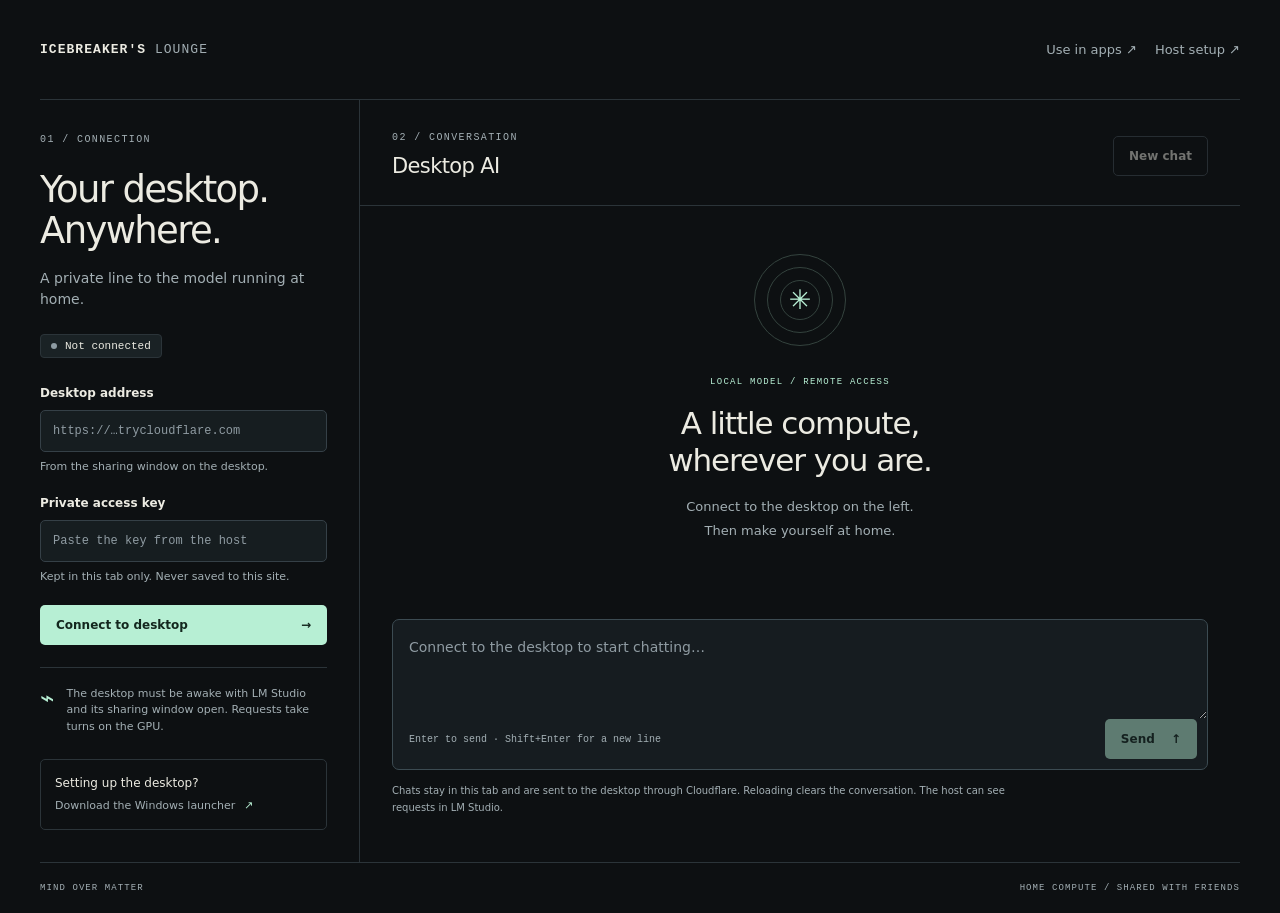
<file: ai/index.html>
<!doctype html>
<html lang="en">
<head>
  <meta charset="utf-8">
  <meta name="viewport" content="width=device-width, initial-scale=1">
  <meta name="referrer" content="no-referrer">
  <meta name="description" content="Private access to the desktop LLM at Icebreaker's Lounge.">
  <meta http-equiv="Content-Security-Policy" content="default-src 'self'; script-src 'self'; style-src 'self'; connect-src 'self' https://*.trycloudflare.com https://ai.mindovermatter.space https://llm.mindovermatter.space; img-src 'self' data:; object-src 'none'; base-uri 'none'; form-action 'none'">
  <title>Desktop AI · Icebreaker's Lounge</title>
  <link rel="stylesheet" href="chat.css">
  <script src="chat.js" defer></script>
</head>
<body>
  <div class="shell">
    <header class="masthead">
      <a class="brand" href="/">ICEBREAKER'S <span>LOUNGE</span></a>
      <nav aria-label="Help"><a class="help-link" href="apps.html">Use in apps ↗</a><a class="help-link" href="setup.html">Host setup ↗</a></nav>
    </header>
    <main class="workspace">
      <aside class="connection-panel" aria-labelledby="connection-title">
        <p class="eyebrow">01 / CONNECTION</p>
        <h1 id="connection-title">Your desktop.<br> Anywhere.</h1>
        <p class="intro">A private line to the model running at home.</p>
        <div class="status-pill"><span class="dot" id="status-dot"></span><span id="connection-status" role="status">Not connected</span></div>
        <form id="connection-form">
          <label for="server">Desktop address</label>
          <input id="server" name="server" type="url" placeholder="https://…trycloudflare.com" required spellcheck="false" autocomplete="off" aria-describedby="server-hint">
          <p class="field-hint" id="server-hint">From the sharing window on the desktop.</p>
          <label for="access-key">Private access key</label>
          <input id="access-key" name="access-key" type="password" placeholder="Paste the key from the host" required autocomplete="off" spellcheck="false" aria-describedby="key-hint">
          <p class="field-hint" id="key-hint">Kept in this tab only. Never saved to this site.</p>
          <button class="primary wide" id="connect" type="submit">Connect to desktop <span aria-hidden="true">→</span></button>
        </form>
        <div id="model-controls" hidden>
          <label for="model">Model</label>
          <select id="model" aria-label="Model"></select>
          <button class="text-button" id="disconnect" type="button">Disconnect &amp; forget key</button>
        </div>
        <p id="connection-message" class="connection-message" role="status" aria-live="polite"></p>
        <div class="connection-note">
          <span class="note-mark" aria-hidden="true">⌁</span>
          <p>The desktop must be awake with LM Studio and its sharing window open. Requests take turns on the GPU.</p>
        </div>
        <a class="setup-card" href="setup.html"><strong>Setting up the desktop?</strong><span>Download the Windows launcher <span aria-hidden="true">↗</span></span></a>
      </aside>
      <section class="chat-panel" aria-labelledby="chat-title">
        <header class="chat-header">
          <div><p class="eyebrow">02 / CONVERSATION</p><h2 id="chat-title">Desktop AI</h2></div>
          <button class="secondary" id="new-chat" type="button" disabled>New chat</button>
        </header>
        <div id="conversation" class="conversation" tabindex="0" aria-label="Conversation">
          <div id="empty-state" class="empty-state">
            <div class="signal-art" aria-hidden="true"><i></i><i></i><i></i><span>✳</span></div>
            <p class="eyebrow">LOCAL MODEL / REMOTE ACCESS</p>
            <h3>A little compute,<br>wherever you are.</h3>
            <p>Connect to the desktop on the left.<br>Then make yourself at home.</p>
          </div>
        </div>
        <div class="composer-wrap">
          <p id="reply-status" class="reply-status" role="status" aria-live="polite"></p>
          <form id="chat-form" class="composer">
            <label class="sr-only" for="prompt">Message</label>
            <textarea id="prompt" placeholder="Connect to the desktop to start chatting…" rows="3" maxlength="20000" required disabled></textarea>
            <div class="composer-bottom"><span id="composer-hint">Enter to send · Shift+Enter for a new line</span><button class="primary send" id="send" type="submit" disabled>Send <span aria-hidden="true">↑</span></button><button class="secondary" id="stop" type="button" hidden>Stop</button></div>
          </form>
          <p class="privacy-note">Chats stay in this tab and are sent to the desktop through Cloudflare. Reloading clears the conversation. The host can see requests in LM Studio.</p>
        </div>
      </section>
    </main>
    <footer class="site-footer"><span>MIND OVER MATTER</span><span>HOME COMPUTE / SHARED WITH FRIENDS</span></footer>
  </div>
</body>
</html>
</file>
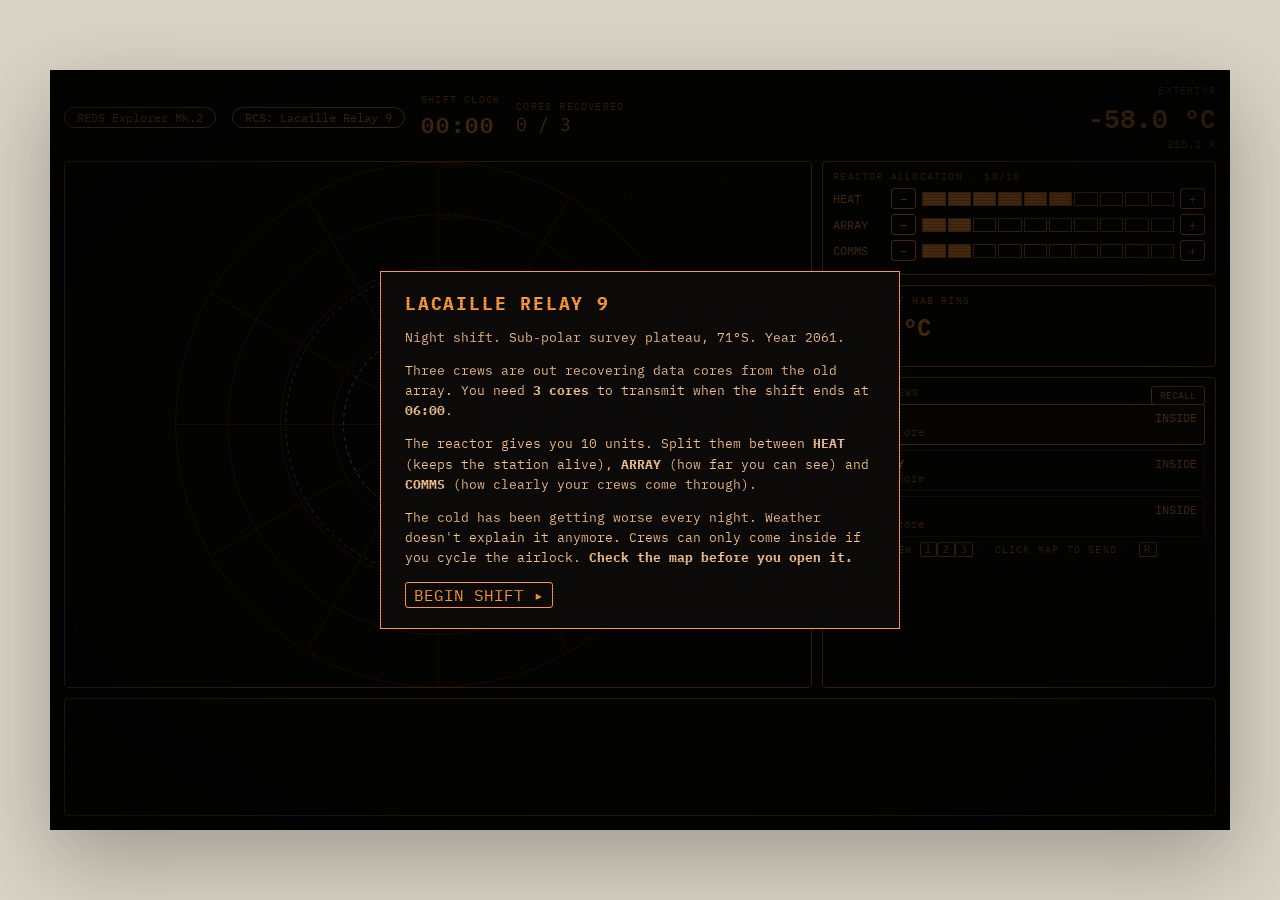
<file: Relay.html>
<!doctype html>
<html lang="en">
<head>
<meta charset="utf-8">
<meta name="viewport" content="width=device-width,initial-scale=1">
<title>Lacaille Relay</title>
<link href="https://fonts.googleapis.com/css2?family=IBM+Plex+Mono:wght@400;600&display=swap" rel="stylesheet">
<style>
:root{--bone:#d9d3c5;--ink:#0c0b09;--amb:#ff9a3c;--amb2:#c06a24;--dim:#4a2f18;--red:#e5412a;--ice:#cfe3ea}
*{box-sizing:border-box}
html,body{margin:0;background:var(--bone);color:var(--amb);font-family:"IBM Plex Mono",ui-monospace,monospace}
body{min-height:100vh;display:flex;align-items:center;justify-content:center;padding:16px}
#tv{position:relative;width:min(1180px,100%);background:var(--ink);padding:14px;box-shadow:0 30px 80px #0004;
  display:grid;grid-template-columns:minmax(0,1.9fr) minmax(0,1fr);grid-template-rows:auto minmax(0,1fr) auto;gap:10px;
  height:min(760px,calc(100vh - 32px));overflow:hidden}
.box{border:1px solid var(--amb2);border-radius:4px;padding:8px 10px;position:relative}
.lbl{font-size:10px;letter-spacing:.12em;color:var(--amb2);text-transform:uppercase}
header{grid-column:1/-1;display:flex;align-items:center;gap:16px;flex-wrap:wrap}
.pill{border:1px solid var(--amb);border-radius:99px;padding:2px 12px;font-size:12px}
#clock{font-size:22px;font-weight:600;letter-spacing:.08em}
#ext{margin-left:auto;text-align:right}
#extv{font-size:26px;font-weight:600}
#extk{font-size:11px;color:var(--amb2)}
#mapbox{padding:0;overflow:hidden;min-height:260px}
#map{width:100%;height:100%;display:block;cursor:crosshair}
aside{display:flex;flex-direction:column;gap:10px;min-height:0;overflow:auto}
.row{display:flex;align-items:center;gap:6px;margin:5px 0;font-size:12px}
.row span.n{width:52px}
.bars{display:flex;gap:2px;flex:1}
.bars i{flex:1;height:14px;border:1px solid var(--amb2)}
.bars i.on{background:var(--amb)}
.bars i.dead{border-color:#2a1a0e;background:repeating-linear-gradient(45deg,#1a120a 0 2px,#000 2px 4px)}
button{font:inherit;background:none;color:var(--amb);border:1px solid var(--amb);border-radius:3px;cursor:pointer;padding:2px 8px}
button:hover{background:var(--amb);color:var(--ink)}
#intv{font-size:24px;font-weight:600}
.crew{border:1px solid var(--dim);padding:5px 7px;margin:5px 0;font-size:12px;cursor:pointer;border-radius:3px}
.crew.sel{border-color:var(--amb);background:#1b1108}
.crew.lost{color:var(--dim)}
.crew .tl{font-size:11px;color:var(--amb2);white-space:nowrap;overflow:hidden;text-overflow:ellipsis}
footer{grid-column:1/-1;height:118px;overflow:hidden;font-size:12px;line-height:1.45}
footer p{margin:0;white-space:nowrap;overflow:hidden;text-overflow:ellipsis}
footer p.hot{color:var(--red)}
footer p.old{color:var(--amb2)}
.modal{position:absolute;inset:0;display:none;align-items:center;justify-content:center;background:#000b;z-index:5}
.modal.on{display:flex}
.card{border:1px solid var(--amb);background:var(--ink);padding:20px 24px;max-width:520px;margin:16px}
.card h2{margin:0 0 8px;font-size:18px;letter-spacing:.1em}
.card p{font-size:13px;line-height:1.55;color:#f3c08e}
.card .btns{display:flex;gap:10px;margin-top:14px;flex-wrap:wrap}
.card.red{border-color:var(--red)} .card.red h2{color:var(--red)}
.dot{display:inline-block;width:10px;height:10px;border-radius:50%;background:var(--red);vertical-align:middle;margin-right:6px}
#frost{position:absolute;inset:0;width:100%;height:100%;pointer-events:none;z-index:4}
#scan{position:absolute;inset:0;pointer-events:none;z-index:6;
  background:repeating-linear-gradient(0deg,#0000 0 2px,#0003 2px 3px),radial-gradient(ellipse at center,#0000 60%,#0007 100%)}
.blink{animation:b 1s steps(2) infinite}@keyframes b{50%{opacity:.25}}
kbd{border:1px solid var(--amb2);padding:0 4px;border-radius:2px;font-size:11px}
@media (max-width:760px){
  #tv{grid-template-columns:1fr;grid-template-rows:auto 330px auto auto;height:auto;overflow:visible}
  body{align-items:flex-start;padding:16px}
  #clock{font-size:18px}#extv{font-size:20px}
  footer{height:150px}
}
</style>
</head>
<body>
<div id="tv">
  <header>
    <span class="pill">REDS Explorer Mk.2</span><span class="pill">RCS: Lacaille Relay 9</span>
    <div><div class="lbl">Shift clock</div><div id="clock">00:00</div></div>
    <div><div class="lbl">Cores recovered</div><div id="cores" style="font-size:18px">0 / 3</div></div>
    <div id="ext"><div class="lbl">Exterior</div><div id="extv">-58.0 °C</div><div id="extk">215.2 K</div></div>
  </header>
  <div id="mapbox" class="box"><canvas id="map"></canvas></div>
  <aside>
    <div class="box">
      <div class="lbl">Reactor allocation <span id="avail"></span></div>
      <div class="row"><span class="n">HEAT</span><button data-a="heat" data-d="-1">−</button><div class="bars" id="b-heat"></div><button data-a="heat" data-d="1">+</button></div>
      <div class="row"><span class="n">ARRAY</span><button data-a="arr" data-d="-1">−</button><div class="bars" id="b-arr"></div><button data-a="arr" data-d="1">+</button></div>
      <div class="row"><span class="n">COMMS</span><button data-a="com" data-d="-1">−</button><div class="bars" id="b-com"></div><button data-a="com" data-d="1">+</button></div>
    </div>
    <div class="box">
      <div class="lbl">Interior / hab ring</div>
      <div id="intv">16.0 °C</div>
      <div id="intn" class="lbl" style="color:var(--amb)"></div>
    </div>
    <div class="box" style="flex:1">
      <div class="lbl">Survey crews <span style="float:right"><button id="recall" style="font-size:10px">RECALL</button></span></div>
      <div id="crews"></div>
      <div class="lbl" style="margin-top:6px">Select crew <kbd>1</kbd><kbd>2</kbd><kbd>3</kbd> · click map to send · <kbd>R</kbd> recall</div>
    </div>
  </aside>
  <footer class="box" id="log"></footer>

  <canvas id="frost"></canvas>

  <div class="modal" id="door"><div class="card red">
    <h2><span class="dot blink"></span>AIRLOCK 1 — ENTRY REQUEST</h2>
    <p id="doortxt"></p>
    <div class="btns"><button id="open">CYCLE AIRLOCK</button><button id="seal">KEEP SEALED</button></div>
  </div></div>

  <div class="modal on" id="title"><div class="card">
    <h2>LACAILLE RELAY 9</h2>
    <p>Night shift. Sub-polar survey plateau, 71°S. Year 2061.</p>
    <p>Three crews are out recovering data cores from the old array. You need <b>3 cores</b> to transmit when the shift ends at <b>06:00</b>.</p>
    <p>The reactor gives you 10 units. Split them between <b>HEAT</b> (keeps the station alive), <b>ARRAY</b> (how far you can see) and <b>COMMS</b> (how clearly your crews come through).</p>
    <p>The cold has been getting worse every night. Weather doesn't explain it anymore. Crews can only come inside if you cycle the airlock. <b>Check the map before you open it.</b></p>
    <div class="btns"><button id="start">BEGIN SHIFT ▸</button></div>
  </div></div>

  <div class="modal" id="end"><div class="card" id="endcard">
    <h2 id="endh"></h2><p id="endp"></p>
    <div class="btns"><button onclick="location.reload()">NEW SHIFT</button></div>
  </div></div>
  <div id="scan"></div>
</div>

<script>
"use strict";
const $=id=>document.getElementById(id);
const CX=500,CY=500, SHIFT=360, MINPERSEC=0.75; // 8 real minutes per shift
const rnd=(a,b)=>a+Math.random()*(b-a), clamp=(v,a,b)=>Math.max(a,Math.min(b,v));
const dist=(a,b)=>Math.hypot(a.x-b.x,a.y-b.y);
let S, last=0;

function init(){
  const names=['ANSEL','BRODSKY','OKONJO'];
  S={t:0,ext:-58,int:16,alloc:{heat:6,arr:2,com:2},cores:0,over:false,sel:0,
    crews:names.map((n,i)=>({name:n,x:CX,y:CY,tx:CX,ty:CY,temp:37,state:'home',msgT:rnd(8,20),dwell:0,atDoor:false})),
    sites:[],fronts:[],log:[],door:null,doorQ:[],nextFake:rnd(110,150),frontT:30,flash:0,snow:[]};
  const labels=['WEATHER MAST 3','BURIED TRANSIT CAR','ARRAY PYLON 7','SURVEY TENT','CORE VAULT B','PUMP HOUSE'];
  for(let i=0;i<6;i++){const a=i/6*Math.PI*2+rnd(-.3,.3),r=rnd(230,440);
    S.sites.push({x:CX+Math.cos(a)*r,y:CY+Math.sin(a)*r,name:labels[i],done:false});}
  for(let i=0;i<140;i++)S.snow.push({x:Math.random(),y:Math.random(),z:rnd(.3,1)});
}

/* ---------- time & climate ---------- */
const clockMin=()=>S.t*MINPERSEC;
function fmtClock(m){m=Math.min(m,SHIFT);return String(Math.floor(m/60)).padStart(2,'0')+':'+String(Math.floor(m%60)).padStart(2,'0')}
function avail(){return S.int<-8?6:S.int<0?8:10}
function extTarget(){
  const m=clockMin();
  let e=-58-m/SHIFT*38;
  for(const f of S.fronts) if(Math.hypot(f.x-CX,f.y-CY)<f.r) e-=28;
  if(m>285) e-=Math.pow((m-285)/75,2)*205;       // "the stillness": falls through absolute zero
  return e;
}
function inFront(p){return S.fronts.some(f=>Math.hypot(f.x-p.x,f.y-p.y)<f.r)}
function commsQ(){return clamp(S.alloc.com/4,0,1)}
function commsRange(){return 120+S.alloc.com*85}
function scanR(){return 70+S.alloc.arr*55}

/* ---------- log & text ---------- */
function log(s,hot){S.log.unshift({t:fmtClock(clockMin()),s,hot});S.log.length=Math.min(S.log.length,14);renderLog();if(hot)beep(220,.15);}
function garble(s,q){const g='░▒▓#/\\?.';return s.replace(/[^ ]/g,c=>Math.random()>q?g[Math.random()*g.length|0]:c)}
const CHAT=[
 ['Visibility nil. Following the rope line.','Wind is steady from the south.','Snow is dry as sand out here.','Suit heaters holding. Moving on.'],
 ['The snow isn\'t falling. It\'s just hanging there.','Thermometer reads lower in the shade. There\'s no sun.','My breath freezes before it leaves the visor.','Something walked here. Barefoot prints.'],
 ['Station, your lights are on the wrong side of us.','I heard Ansel on channel two. Ansel isn\'t on channel two.','It\'s quiet. The wind stopped. Why did the wind stop.','The cold is coming from the ground. Like it\'s breathing out.'],
 ['Everything is so still. I don\'t feel cold anymore.','There\'s someone standing at the pylon. Tall. Not moving.','Station, did you send a fourth crew?','Can you see me? I can see you. I can see you from here.']];
function chatter(c){
  const m=clockMin(),tier=Math.min(3,Math.floor(m/95)+(Math.random()<.2?1:0));
  const L=CHAT[Math.min(3,tier)];let s=L[Math.random()*L.length|0];
  let q=commsQ()*(inFront(c)?.55:1); if(dist(c,{x:CX,y:CY})>commsRange())return;
  log(c.name+': "'+garble(s,.35+q*.65)+'"');
}

/* ---------- airlock ---------- */
function requestDoor(d){ if(S.door){ if(!S.doorQ.some(x=>x.crew===d.crew&&x.fake===d.fake))S.doorQ.push(d); return;} S.door=d; d.age=0; showDoor(); knock(); }
function showDoor(){
  const d=S.door,c=S.crews[d.crew];
  const body=d.fake?'37.0 °C · HR — · RESP —':`${c.temp.toFixed(1)} °C · HR ${Math.round(40+c.temp)} · RESP ${Math.round(c.temp/3)}`;
  $('doortxt').innerHTML=`Transponder: <b>${c.name}</b><br>Suit telemetry: ${body}<br><br>Voice on intercom: <i>"${d.fake?pick(['It\'s me. Open up. It\'s so cold.','Please. I made it back. Open the door.','I left the others. They\'re fine. Let me in.','You know my voice. Open it.']):pick(['Station, we\'re at the lock. Cycle us in.','Open up, I can\'t feel my hands.','We\'re back. Please be quick.'])}"</i>`;
  $('door').classList.add('on');
}
const pick=a=>a[Math.random()*a.length|0];
function closeDoor(){ $('door').classList.remove('on'); S.door=null; if(S.doorQ.length)setTimeout(()=>{if(!S.over&&S.doorQ.length)requestDoor(S.doorQ.shift())},600); }
$('open').onclick=()=>{const d=S.door;if(!d)return;const c=S.crews[d.crew];
  if(d.fake){S.int-=22;S.flash=1;log('AIRLOCK CYCLED. Chamber is empty. Frost on the INSIDE of the inner glass.',1);
    log('Hab ring temperature collapsing. Something came in with the air.',1);thud(.6);}
  else{S.int-=3;c.state='home';c.atDoor=false;c.x=CX;c.y=CY;log(c.name+' is inside. Rewarming.');}
  closeDoor();};
$('seal').onclick=()=>{const d=S.door;if(!d)return;const c=S.crews[d.crew];
  if(d.fake)log('You keep it sealed. The knocking continues for a long time, then stops. Nothing on the external camera.');
  else log(c.name+' is left outside at the lock. Suit temp falling.',1);
  closeDoor(); if(!d.fake)setTimeout(()=>{if(!S.over&&c.atDoor&&c.state!=='lost')requestDoor({crew:d.crew,fake:false})},9000);};

/* ---------- input ---------- */
document.querySelectorAll('[data-a]').forEach(b=>b.onclick=()=>adj(b.dataset.a,+b.dataset.d));
function adj(k,d){const a=S.alloc,sum=a.heat+a.arr+a.com;if(d>0&&sum>=avail())return;a[k]=clamp(a[k]+d,0,10);click();renderPanel();}
$('recall').onclick=recall;
function recall(){const c=S.crews[S.sel];if(c.state!=='field')return;c.tx=CX;c.ty=CY;log('Recall issued: '+c.name+'.');click();}
addEventListener('keydown',e=>{if(!S||S.over)return;if('123'.includes(e.key)&&e.key){S.sel=+e.key-1;renderPanel();}if(e.key==='r'||e.key==='R')recall();});
$('map').addEventListener('click',e=>{
  if(S.over||!started)return;const r=e.target.getBoundingClientRect(),sc=mapScale();
  const x=(e.clientX-r.left-sc.ox)/sc.s,y=(e.clientY-r.top-sc.oy)/sc.s;
  const c=S.crews[S.sel];if(c.state==='lost'||c.atDoor)return;
  if(c.state==='home'){c.state='field';log(c.name+' leaves through airlock 2.');S.int-=1.5;}
  c.tx=clamp(x,20,980);c.ty=clamp(y,20,980);click();
});

/* ---------- simulation ---------- */
let started=false;
function step(dt){
  S.t+=dt; const m=clockMin();
  // climate
  S.ext+=(extTarget()-S.ext)*Math.min(1,dt*.4);
  // reactor under-supply trims allocation
  const a=S.alloc;while(a.heat+a.arr+a.com>avail()){if(a.arr>0)a.arr--;else if(a.com>0)a.com--;else a.heat--;renderPanel();}
  const target=S.ext+a.heat*13.5;
  S.int+=clamp((target-S.int)*.03,-.35,.4)*dt;
  S.flash=Math.max(0,S.flash-dt*.5);
  // fronts
  S.frontT-=dt;if(S.frontT<=0){S.frontT=rnd(28,50)*(m>200?.7:1);
    const a0=rnd(0,Math.PI*2),r=rnd(90,160);
    S.fronts.push({x:CX+Math.cos(a0)*700,y:CY+Math.sin(a0)*700,vx:-Math.cos(a0+rnd(-.5,.5))*rnd(5,9),vy:-Math.sin(a0+rnd(-.5,.5))*rnd(5,9),r});}
  S.fronts.forEach(f=>{f.x+=f.vx*dt;f.y+=f.vy*dt;});S.fronts=S.fronts.filter(f=>Math.hypot(f.x-CX,f.y-CY)<900);
  // crews
  S.crews.forEach((c,i)=>{
    if(c.state==='lost')return;
    const home=c.state==='home';
    if(home){if(S.int>4)c.temp=Math.min(37,c.temp+.25*dt);else c.temp-=.02*dt;}
    else{
      const dx=c.tx-c.x,dy=c.ty-c.y,d=Math.hypot(dx,dy),sp=(c.temp<32?5:8)*(inFront(c)?.6:1);
      if(d>2){c.x+=dx/d*Math.min(d,sp*dt);c.y+=dy/d*Math.min(d,sp*dt);}
      let cool=Math.max(0,-S.ext-30)*.0012*(inFront(c)?3:1)*(c.atDoor?1.6:1);
      c.temp-=Math.min(cool,.4)*dt;
      if(c.tx===CX&&c.ty===CY&&d<3&&!c.atDoor){c.atDoor=true;requestDoor({crew:i,fake:false});}
      S.sites.forEach(s=>{if(!s.done&&dist(c,s)<16){c.dwell+=dt;if(c.dwell>6){s.done=true;c.dwell=0;S.cores++;log(c.name+' recovered data core from '+s.name+'.');beep(660,.1);}}});
      c.msgT-=dt;if(c.msgT<=0){c.msgT=rnd(14,26);chatter(c);}
      if(c.temp<34.5&&!c.warned){c.warned=1;log(c.name+': hypothermia onset. Core temp '+c.temp.toFixed(1)+' °C.',1);}
      if(c.temp<28){c.state='lost';c.atDoor=false;log(c.name+' telemetry flatlined. Last position held.',1);
        if(S.door&&S.door.crew===i&&!S.door.fake)closeDoor();}
    }
  });
  // the visitor
  if(m>90){S.nextFake-=dt;if(S.nextFake<=0){S.nextFake=rnd(55,95)*(m>250?.6:1);
    const cand=S.crews.map((c,i)=>i).filter(i=>S.crews[i].state==='lost'||(S.crews[i].state==='field'&&dist(S.crews[i],{x:CX,y:CY})>140));
    if(cand.length)requestDoor({crew:pick(cand),fake:true});}}
  if(S.door){S.door.age+=dt;if(S.door.fake&&S.door.age>30){log('Whatever was at airlock 1 has gone. No tracks in the snow.');closeDoor();}}
  if(S.door&&S.door.fake&&Math.random()<dt*.5)knock();
  // stillness notice
  if(m>285&&!S.still){S.still=1;log('Wind speed 0.0 m/s. Snow suspended. Exterior sensors reporting impossible values.',1);}
  // end
  if(S.int<-15)end(false,'STATION FROZEN','The hab ring reaches −15 °C at '+fmtClock(m)+'. The reactor coolant solidifies, and the lights go amber, then out. The last frame from the external camera shows the station from above, though no camera is mounted there.');
  else if(S.crews.every(c=>c.state==='lost')&&S.cores<3)end(false,'NO CREWS REMAIN','All three transponders are silent. The frequency hums on anyway. Later, voices you know ask to be let in, one at a time.');
  else if(m>=SHIFT){
    const alive=S.crews.filter(c=>c.state!=='lost').length;
    if(S.cores>=3)end(true,'RELAY TRANSMITTED','06:00. The uplink fires into a sky that should be getting light. It isn\'t. '+alive+' of 3 crew are alive. Exterior reading at transmission: '+(S.ext+273.15).toFixed(1)+' K. Something on the Lacaille band answers within four seconds.');
    else end(false,'SHIFT ENDED — NO TRANSMISSION','06:00 and only '+S.cores+' of 3 cores are in. Relay 9 stays quiet. The sun doesn\'t rise. The next shift never arrives to relieve you.');
  }
}
function end(win,h,p){if(S.over)return;S.over=true;$('door').classList.remove('on');$('endh').textContent=h;$('endp').textContent=p;
  $('endcard').classList.toggle('red',!win);$('end').classList.add('on');beep(win?440:110,.6);}

/* ---------- rendering: panel ---------- */
function renderPanel(){
  const av=avail();$('avail').textContent='· '+(S.alloc.heat+S.alloc.arr+S.alloc.com)+'/'+av+(av<10?' COOLANT FREEZING':'');
  for(const k of['heat','arr','com']){const b=$('b-'+k);let h='';for(let i=0;i<10;i++)h+=`<i class="${i>=av?'dead':i<S.alloc[k]?'on':''}"></i>`;b.innerHTML=h;}
  $('crews').innerHTML=S.crews.map((c,i)=>{
    const d=Math.round(dist(c,{x:CX,y:CY})*12),q=commsQ(),out=c.state==='field'&&d/12>commsRange();
    let st=c.state==='lost'?'SIGNAL LOST':c.state==='home'?'INSIDE':c.atDoor?'AT AIRLOCK':out?'NO CARRIER':'FIELD · '+d+' m';
    let t=c.state==='lost'?'—':out?'???':garble(c.temp.toFixed(1)+' °C core',.4+q*.6);
    return `<div class="crew ${i===S.sel?'sel':''} ${c.state==='lost'?'lost':''}" data-i="${i}"><b>${i+1} ${c.name}</b> <span style="float:right">${st}</span><div class="tl">${t}${c.dwell>0?' · extracting '+Math.round(c.dwell/6*100)+'%':''}</div></div>`}).join('');
  document.querySelectorAll('.crew').forEach(el=>el.onclick=()=>{S.sel=+el.dataset.i;renderPanel();});
}
function renderLog(){$('log').innerHTML=S.log.map((l,i)=>`<p class="${l.hot?'hot':''} ${i>3?'old':''}">[${l.t}] ${l.s}</p>`).join('');}
function renderHUD(){
  const m=clockMin();$('clock').textContent=fmtClock(m);$('cores').textContent=S.cores+' / 3';
  const K=S.ext+273.15;
  $('extv').textContent=K<0?'ERR °C':S.ext.toFixed(1)+' °C';
  $('extk').innerHTML=K<0?`<span class="blink" style="color:var(--red)">${K.toFixed(1)} K · BELOW ABSOLUTE ZERO</span>`:K.toFixed(1)+' K';
  $('intv').textContent=S.int.toFixed(1)+' °C';
  $('intv').style.color=S.int<0?'var(--red)':'';
  $('intn').textContent=S.int<-8?'REACTOR COOLANT SLUSHING · 6 UNITS':S.int<0?'PIPES FREEZING · 8 UNITS':S.int<8?'CONDENSATION FREEZING ON CONSOLES':'NOMINAL';
}

/* ---------- rendering: map ---------- */
const mc=$('map'),mx=mc.getContext('2d');
function mapScale(){const w=mc.clientWidth,h=mc.clientHeight,s=Math.min(w,h)/1000;return{s,ox:(w-1000*s)/2,oy:(h-1000*s)/2}}
function drawMap(){
  const dpr=devicePixelRatio||1,w=mc.clientWidth,h=mc.clientHeight;
  if(mc.width!==w*dpr||mc.height!==h*dpr){mc.width=w*dpr;mc.height=h*dpr;}
  const {s,ox,oy}=mapScale();
  mx.setTransform(dpr,0,0,dpr,0,0);mx.fillStyle='#0c0b09';mx.fillRect(0,0,w,h);
  const X=x=>ox+x*s,Y=y=>oy+y*s;
  const amb='#ff9a3c',dim='#4a2f18',R=scanR();
  // polar grid
  mx.strokeStyle=dim;mx.lineWidth=1;
  for(let r=100;r<=500;r+=100){mx.beginPath();mx.arc(X(CX),Y(CY),r*s,0,7);mx.stroke();}
  for(let a=0;a<12;a++){const t=a/12*Math.PI*2;mx.beginPath();mx.moveTo(X(CX),Y(CY));mx.lineTo(X(CX+Math.cos(t)*500),Y(CY+Math.sin(t)*500));mx.stroke();}
  mx.fillStyle=dim;mx.font='10px IBM Plex Mono, monospace';
  for(let r=100;r<=500;r+=100)mx.fillText(r*12+'m',X(CX+3),Y(CY-r+11));
  // sweep
  const sw=(performance.now()/1000*1.2)%(Math.PI*2);
  const g=mx.createConicGradient?mx.createConicGradient(sw-.5,X(CX),Y(CY)):null;
  if(g){g.addColorStop(0,'#ff9a3c00');g.addColorStop(.08,'#ff9a3c33');g.addColorStop(.081,'#ff9a3c00');mx.fillStyle=g;mx.beginPath();mx.arc(X(CX),Y(CY),R*s,0,7);mx.fill();}
  mx.strokeStyle=amb;mx.setLineDash([4,4]);mx.beginPath();mx.arc(X(CX),Y(CY),R*s,0,7);mx.stroke();
  mx.strokeStyle='#c06a24';mx.beginPath();mx.arc(X(CX),Y(CY),commsRange()*s,0,7);mx.stroke();mx.setLineDash([]);
  // fronts (cold cells) as hatch, only if within scan
  for(const f of S.fronts){if(Math.hypot(f.x-CX,f.y-CY)-f.r>R)continue;
    mx.save();mx.beginPath();mx.arc(X(f.x),Y(f.y),f.r*s,0,7);mx.clip();mx.beginPath();mx.arc(X(CX),Y(CY),R*s,0,7);mx.clip();
    mx.strokeStyle='#cfe3ea55';for(let i=-f.r*2;i<f.r*2;i+=9){mx.beginPath();mx.moveTo(X(f.x+i-f.r),Y(f.y-f.r));mx.lineTo(X(f.x+i+f.r),Y(f.y+f.r));mx.stroke();}
    mx.restore();mx.strokeStyle='#cfe3ea99';mx.beginPath();mx.arc(X(f.x),Y(f.y),f.r*s,0,7);mx.stroke();
    mx.fillStyle='#cfe3ea';if(Math.hypot(f.x-CX,f.y-CY)<R)mx.fillText('COLD CELL '+Math.round(-S.ext-40)+'°',X(f.x-40),Y(f.y));}
  // sites
  for(const st of S.sites){if(Math.hypot(st.x-CX,st.y-CY)>R)continue;
    mx.strokeStyle=st.done?dim:amb;mx.strokeRect(X(st.x)-5,Y(st.y)-5,10,10);if(!st.done){mx.fillStyle=amb;mx.fillRect(X(st.x)-2,Y(st.y)-2,4,4);}
    mx.fillStyle=st.done?dim:amb;mx.fillText(st.name,X(st.x)+9,Y(st.y)+4);}
  // station
  mx.fillStyle='#e5412a';mx.beginPath();mx.arc(X(CX),Y(CY),6,0,7);mx.fill();
  // crews
  const q=commsQ();
  S.crews.forEach((c,i)=>{
    if(c.state==='home')return;
    const inRange=dist(c,{x:CX,y:CY})<=commsRange();
    if(!inRange&&c.state!=='lost')return;
    const j=(1-q)*14,px=X(c.x+rnd(-j,j)),py=Y(c.y+rnd(-j,j));
    if(c.state==='field'&&i===S.sel&&!(c.tx===CX&&c.ty===CY)){mx.strokeStyle=amb;mx.setLineDash([2,4]);mx.beginPath();mx.moveTo(px,py);mx.lineTo(X(c.tx),Y(c.ty));mx.stroke();mx.setLineDash([]);}
    mx.strokeStyle=mx.fillStyle=c.state==='lost'?'#e5412a':amb;
    if(c.state==='lost'){mx.beginPath();mx.moveTo(px-5,py-5);mx.lineTo(px+5,py+5);mx.moveTo(px+5,py-5);mx.lineTo(px-5,py+5);mx.stroke();}
    else{mx.beginPath();mx.moveTo(px,py-7);mx.lineTo(px+6,py+5);mx.lineTo(px-6,py+5);mx.closePath();i===S.sel?mx.fill():mx.stroke();}
    mx.fillText((i+1)+' '+c.name,px+9,py-6);
  });
  // snow drift
  mx.fillStyle='#d9d3c5';const still=clockMin()>285;
  for(const p of S.snow){if(!still){p.y+=.0006*p.z;p.x+=.0009*p.z;}p.x%=1;p.y%=1;mx.globalAlpha=.25*p.z;mx.fillRect(p.x*w,p.y*h,1.5*p.z,1.5*p.z);}
  mx.globalAlpha=1;
  // static
  const n=Math.floor(w*h/2500*(1-q*.7));mx.fillStyle='#ff9a3c22';for(let i=0;i<n;i++)mx.fillRect(Math.random()*w,Math.random()*h,1,1);
}

/* ---------- frost overlay ---------- */
const fc=$('frost'),fx=fc.getContext('2d');let branches=[],frostLvl=-1;
function buildFrost(){
  const w=fc.clientWidth,h=fc.clientHeight,dpr=devicePixelRatio||1;fc.width=w*dpr;fc.height=h*dpr;fx.setTransform(dpr,0,0,dpr,0,0);branches=[];
  const grow=(x,y,a,len,depth,t)=>{if(depth>5||len<3)return;const x2=x+Math.cos(a)*len,y2=y+Math.sin(a)*len;branches.push([x,y,x2,y2,t,depth]);
    const n=2;for(let k=0;k<n;k++)grow(x2,y2,a+rnd(-.9,.9),len*rnd(.55,.8),depth+1,t+.05+Math.random()*.08);grow(x2,y2,a+rnd(-.2,.2),len*.85,depth+1,t+.04);};
  for(let i=0;i<70;i++){const side=i%4;let x,y,a;
    if(side===0){x=rnd(0,w);y=0;a=Math.PI/2}else if(side===1){x=rnd(0,w);y=h;a=-Math.PI/2}else if(side===2){x=0;y=rnd(0,h);a=0}else{x=w;y=rnd(0,h);a=Math.PI}
    grow(x,y,a+rnd(-.6,.6),rnd(20,55),0,Math.random()*.35);}
  frostLvl=-1;
}
function drawFrost(){
  const lvl=clamp((12-S.int)/28,0,1)+S.flash*.3;
  if(Math.abs(lvl-frostLvl)<.004)return;frostLvl=lvl;
  const w=fc.clientWidth,h=fc.clientHeight;fx.clearRect(0,0,w,h);
  if(lvl<=0)return;
  const vg=fx.createRadialGradient(w/2,h/2,Math.min(w,h)*(.6-lvl*.35),w/2,h/2,Math.max(w,h)*.75);
  vg.addColorStop(0,'#cfe3ea00');vg.addColorStop(1,`rgba(207,227,234,${.35*lvl})`);fx.fillStyle=vg;fx.fillRect(0,0,w,h);
  fx.strokeStyle='#e8f3f6';fx.lineCap='round';
  for(const b of branches){if(b[4]>lvl)continue;fx.globalAlpha=clamp((lvl-b[4])*4,0,.75);fx.lineWidth=Math.max(.5,2.2-b[5]*.35);
    fx.beginPath();fx.moveTo(b[0],b[1]);fx.lineTo(b[2],b[3]);fx.stroke();}
  fx.globalAlpha=1;
}
addEventListener('resize',()=>{buildFrost();});

/* ---------- audio ---------- */
let AC,windG,windF;
function audio(){try{AC=new (window.AudioContext||window.webkitAudioContext)();
  const buf=AC.createBuffer(1,AC.sampleRate*2,AC.sampleRate),d=buf.getChannelData(0);let l=0;for(let i=0;i<d.length;i++){l=(l+.02*(Math.random()*2-1))/1.02;d[i]=l*3.5;}
  const src=AC.createBufferSource();src.buffer=buf;src.loop=true;windF=AC.createBiquadFilter();windF.type='bandpass';windF.frequency.value=420;windF.Q.value=.8;
  windG=AC.createGain();windG.gain.value=.15;src.connect(windF).connect(windG).connect(AC.destination);src.start();
  const hum=AC.createOscillator(),hg=AC.createGain();hum.frequency.value=55;hg.gain.value=.018;hum.connect(hg).connect(AC.destination);hum.start();
}catch(e){}}
function beep(f,d){if(!AC)return;const o=AC.createOscillator(),g=AC.createGain();o.type='square';o.frequency.value=f;g.gain.setValueAtTime(.04,AC.currentTime);g.gain.exponentialRampToValueAtTime(.0001,AC.currentTime+d);o.connect(g).connect(AC.destination);o.start();o.stop(AC.currentTime+d);}
function click(){beep(1400,.03)}
function thud(v=.35){if(!AC)return;const o=AC.createOscillator(),g=AC.createGain();o.frequency.setValueAtTime(90,AC.currentTime);o.frequency.exponentialRampToValueAtTime(35,AC.currentTime+.25);
  g.gain.setValueAtTime(v,AC.currentTime);g.gain.exponentialRampToValueAtTime(.0001,AC.currentTime+.3);o.connect(g).connect(AC.destination);o.start();o.stop(AC.currentTime+.3);}
function knock(){thud();setTimeout(()=>thud(),260);setTimeout(()=>thud(),520);}
function updateAudio(){if(!windG)return;const still=clockMin()>285;
  windG.gain.setTargetAtTime(still?0:.12+clamp(-S.ext-58,0,60)/300,AC.currentTime,.8);
  windF.frequency.setTargetAtTime(300+Math.sin(performance.now()/2300)*140+clamp(-S.ext-58,0,80)*4,AC.currentTime,.5);}

/* ---------- loop ---------- */
let panelT=0;
function frame(ts){const dt=Math.min(.1,(ts-last)/1000||0);last=ts;
  if(started&&!S.over){step(dt);panelT-=dt;if(panelT<=0){panelT=.25;renderPanel();}updateAudio();}
  renderHUD();drawMap();drawFrost();requestAnimationFrame(frame);}
$('start').onclick=()=>{$('title').classList.remove('on');started=true;audio();
  log('Shift begins. Exterior −58 °C. Forecast: clear. (The forecast has said clear for eleven nights.)');
  log('Three crews standing by in the hab ring. Six core sites flagged on the plateau.');};
init();renderPanel();buildFrost();requestAnimationFrame(frame);
</script>
</body>
</html>
</file>
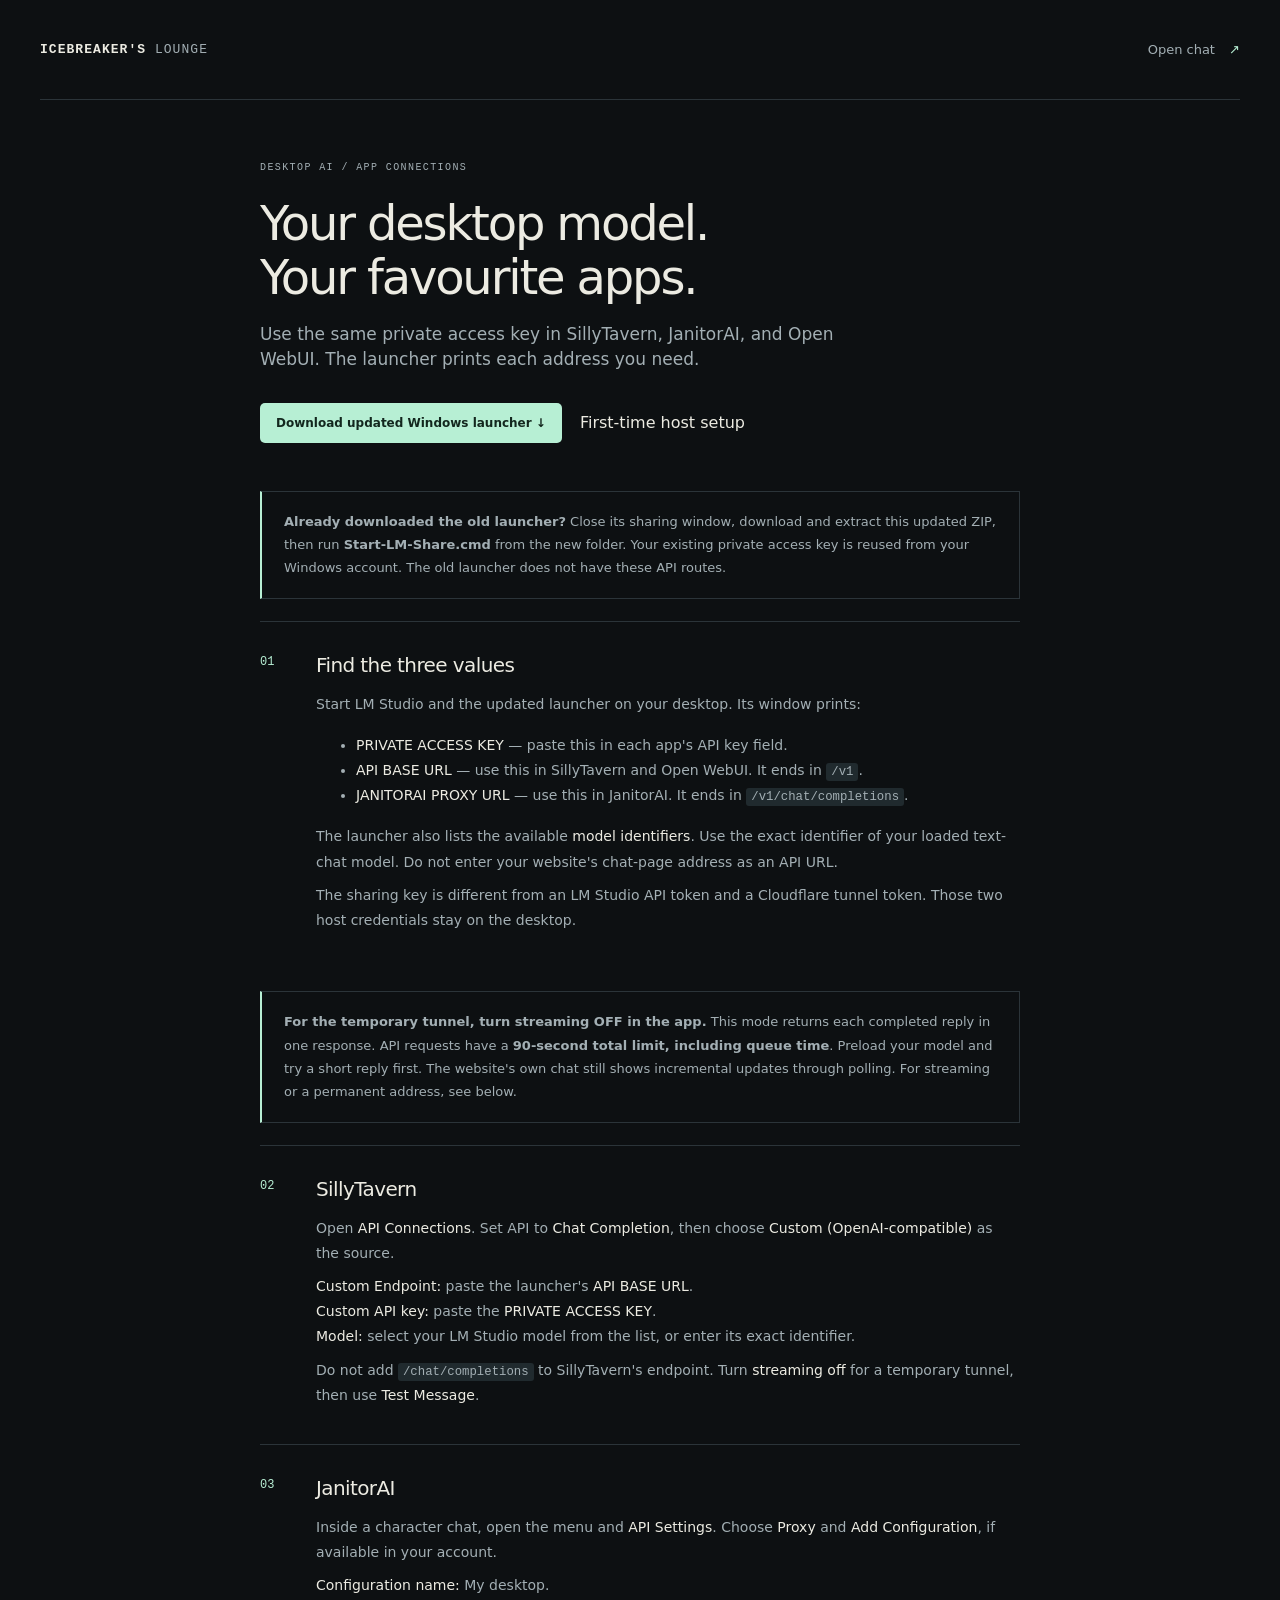
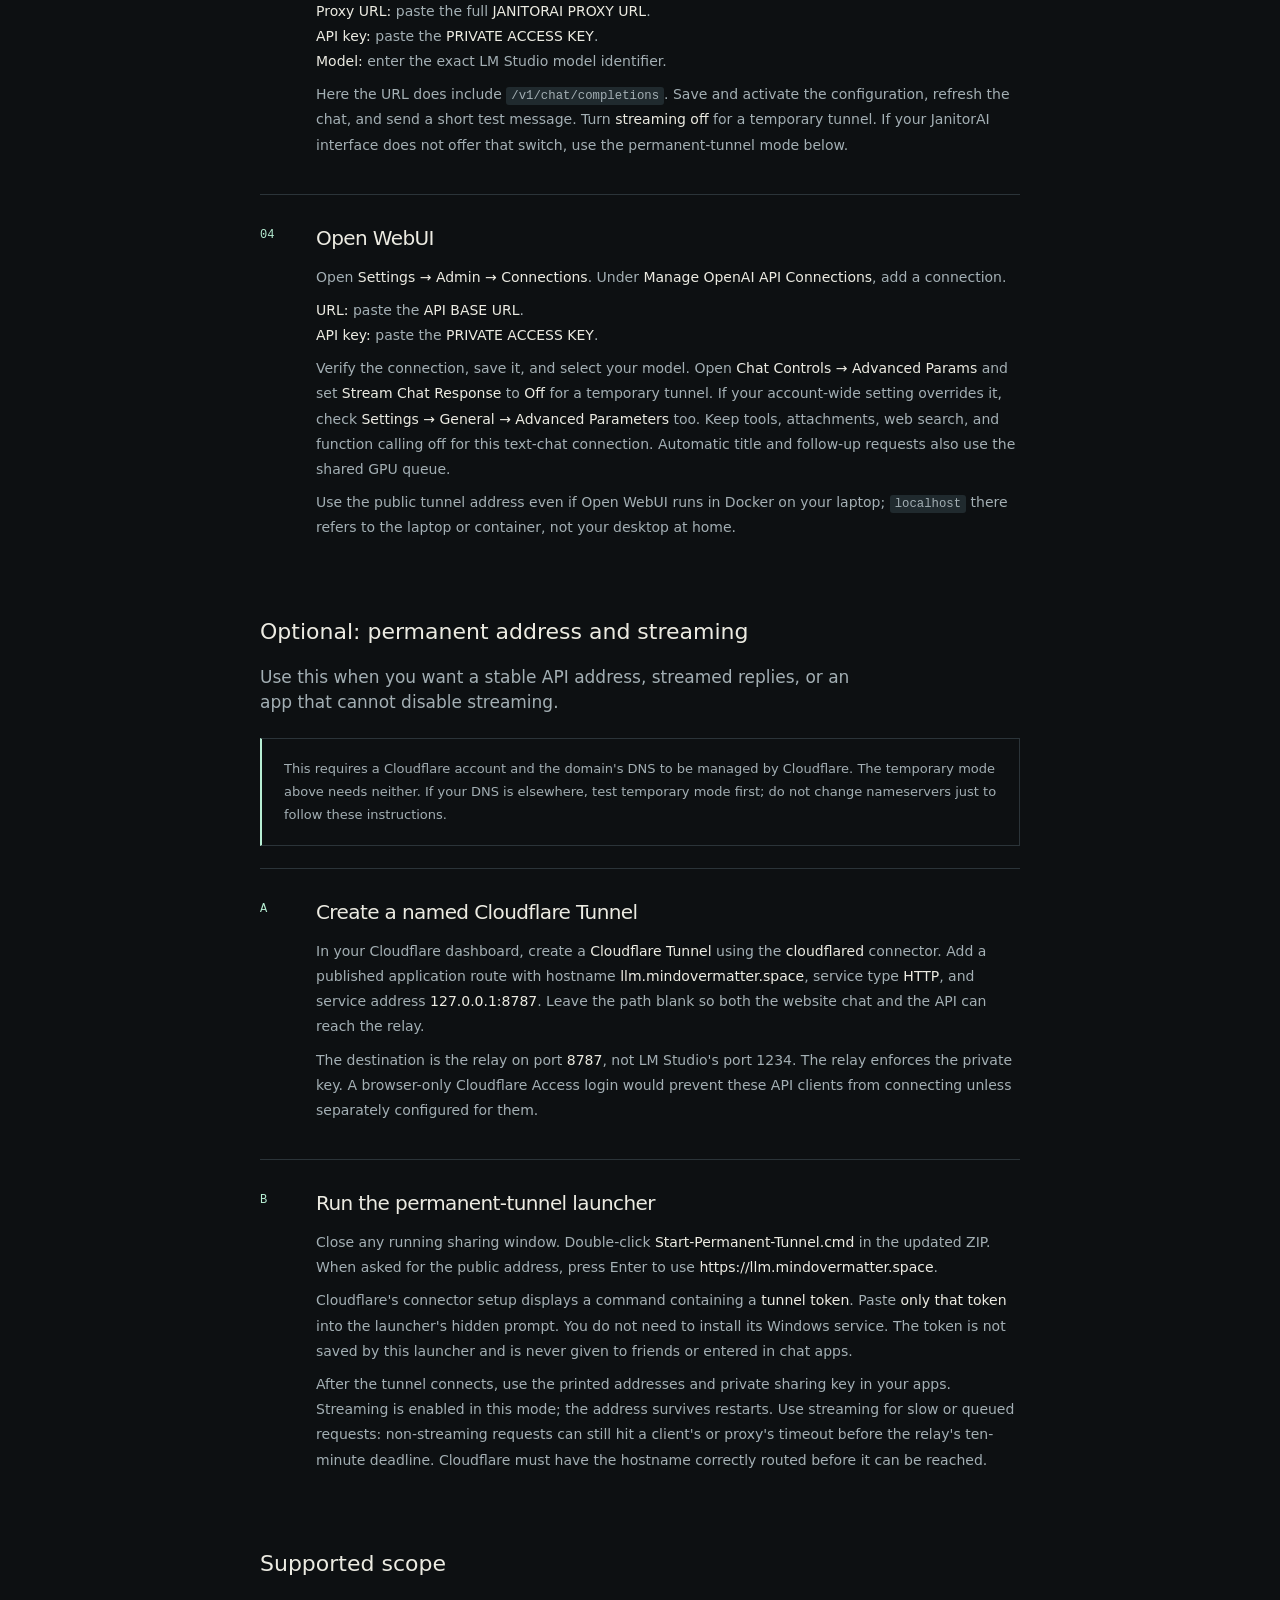
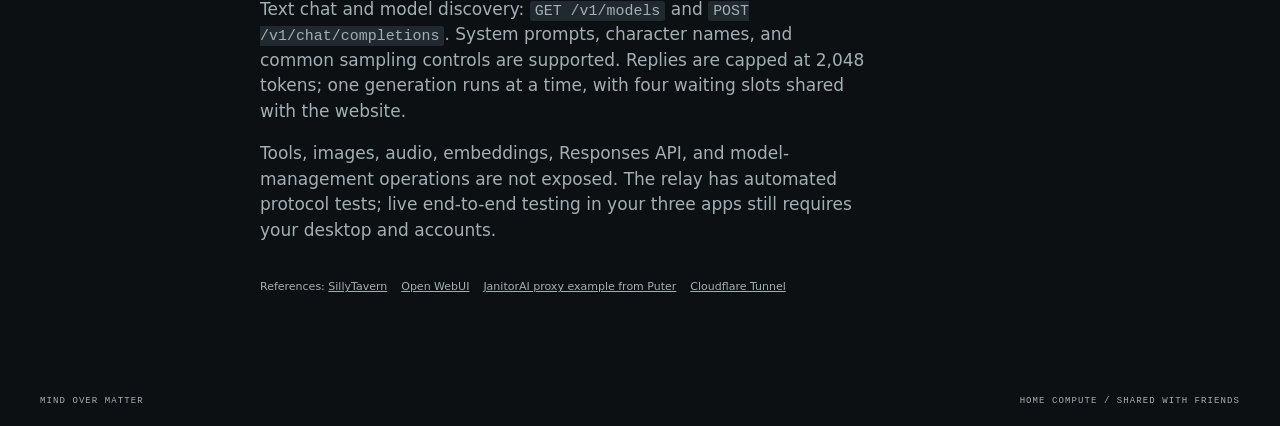
<file: ai/apps.html>
<!doctype html>
<html lang="en">
<head>
  <meta charset="utf-8">
  <meta name="viewport" content="width=device-width, initial-scale=1">
  <meta name="referrer" content="no-referrer">
  <title>Connect your apps · Desktop AI</title>
  <link rel="stylesheet" href="chat.css">
</head>
<body>
  <div class="shell">
    <header class="masthead"><a class="brand" href="/">ICEBREAKER'S <span>LOUNGE</span></a><a class="help-link" href="./">Open chat <span aria-hidden="true">↗</span></a></header>
    <main class="setup-main">
      <p class="eyebrow">DESKTOP AI / APP CONNECTIONS</p>
      <h1>Your desktop model.<br>Your favourite apps.</h1>
      <p class="lead">Use the same private access key in SillyTavern, JanitorAI, and Open WebUI. The launcher prints each address you need.</p>
      <div class="download-row"><a class="primary" href="desktop/LM-Studio-Sharing-Windows.zip" download>Download updated Windows launcher ↓</a><a href="setup.html">First-time host setup</a></div>
      <div class="callout"><strong>Already downloaded the old launcher?</strong> Close its sharing window, download and extract this updated ZIP, then run <strong>Start-LM-Share.cmd</strong> from the new folder. Your existing private access key is reused from your Windows account. The old launcher does not have these API routes.</div>
      <section class="step"><span class="step-number">01</span><div>
        <h2>Find the three values</h2>
        <p>Start LM Studio and the updated launcher on your desktop. Its window prints:</p>
        <ul>
          <li><strong>PRIVATE ACCESS KEY</strong> — paste this in each app's API key field.</li>
          <li><strong>API BASE URL</strong> — use this in SillyTavern and Open WebUI. It ends in <code>/v1</code>.</li>
          <li><strong>JANITORAI PROXY URL</strong> — use this in JanitorAI. It ends in <code>/v1/chat/completions</code>.</li>
        </ul>
        <p>The launcher also lists the available <strong>model identifiers</strong>. Use the exact identifier of your loaded text-chat model. Do not enter your website's chat-page address as an API URL.</p>
        <p>The sharing key is different from an LM Studio API token and a Cloudflare tunnel token. Those two host credentials stay on the desktop.</p>
      </div></section>
      <div class="callout"><strong>For the temporary tunnel, turn streaming OFF in the app.</strong> This mode returns each completed reply in one response. API requests have a <strong>90-second total limit, including queue time</strong>. Preload your model and try a short reply first. The website's own chat still shows incremental updates through polling. For streaming or a permanent address, see below.</div>
      <section class="step"><span class="step-number">02</span><div>
        <h2>SillyTavern</h2>
        <p>Open <strong>API Connections</strong>. Set API to <strong>Chat Completion</strong>, then choose <strong>Custom (OpenAI-compatible)</strong> as the source.</p>
        <p><strong>Custom Endpoint:</strong> paste the launcher's <strong>API BASE URL</strong>.<br><strong>Custom API key:</strong> paste the <strong>PRIVATE ACCESS KEY</strong>.<br><strong>Model:</strong> select your LM Studio model from the list, or enter its exact identifier.</p>
        <p>Do not add <code>/chat/completions</code> to SillyTavern's endpoint. Turn <strong>streaming off</strong> for a temporary tunnel, then use <strong>Test Message</strong>.</p>
      </div></section>
      <section class="step"><span class="step-number">03</span><div>
        <h2>JanitorAI</h2>
        <p>Inside a character chat, open the menu and <strong>API Settings</strong>. Choose <strong>Proxy</strong> and <strong>Add Configuration</strong>, if available in your account.</p>
        <p><strong>Configuration name:</strong> My desktop.<br><strong>Proxy URL:</strong> paste the full <strong>JANITORAI PROXY URL</strong>.<br><strong>API key:</strong> paste the <strong>PRIVATE ACCESS KEY</strong>.<br><strong>Model:</strong> enter the exact LM Studio model identifier.</p>
        <p>Here the URL does include <code>/v1/chat/completions</code>. Save and activate the configuration, refresh the chat, and send a short test message. Turn <strong>streaming off</strong> for a temporary tunnel. If your JanitorAI interface does not offer that switch, use the permanent-tunnel mode below.</p>
      </div></section>
      <section class="step"><span class="step-number">04</span><div>
        <h2>Open WebUI</h2>
        <p>Open <strong>Settings → Admin → Connections</strong>. Under <strong>Manage OpenAI API Connections</strong>, add a connection.</p>
        <p><strong>URL:</strong> paste the <strong>API BASE URL</strong>.<br><strong>API key:</strong> paste the <strong>PRIVATE ACCESS KEY</strong>.</p>
        <p>Verify the connection, save it, and select your model. Open <strong>Chat Controls → Advanced Params</strong> and set <strong>Stream Chat Response</strong> to <strong>Off</strong> for a temporary tunnel. If your account-wide setting overrides it, check <strong>Settings → General → Advanced Parameters</strong> too. Keep tools, attachments, web search, and function calling off for this text-chat connection. Automatic title and follow-up requests also use the shared GPU queue.</p>
        <p>Use the public tunnel address even if Open WebUI runs in Docker on your laptop; <code>localhost</code> there refers to the laptop or container, not your desktop at home.</p>
      </div></section>
      <h3 id="permanent">Optional: permanent address and streaming</h3>
      <p class="lead">Use this when you want a stable API address, streamed replies, or an app that cannot disable streaming.</p>
      <div class="callout">This requires a Cloudflare account and the domain's DNS to be managed by Cloudflare. The temporary mode above needs neither. If your DNS is elsewhere, test temporary mode first; do not change nameservers just to follow these instructions.</div>
      <section class="step"><span class="step-number">A</span><div>
        <h2>Create a named Cloudflare Tunnel</h2>
        <p>In your Cloudflare dashboard, create a <strong>Cloudflare Tunnel</strong> using the <strong>cloudflared</strong> connector. Add a published application route with hostname <strong>llm.mindovermatter.space</strong>, service type <strong>HTTP</strong>, and service address <strong>127.0.0.1:8787</strong>. Leave the path blank so both the website chat and the API can reach the relay.</p>
        <p>The destination is the relay on port <strong>8787</strong>, not LM Studio's port 1234. The relay enforces the private key. A browser-only Cloudflare Access login would prevent these API clients from connecting unless separately configured for them.</p>
      </div></section>
      <section class="step"><span class="step-number">B</span><div>
        <h2>Run the permanent-tunnel launcher</h2>
        <p>Close any running sharing window. Double-click <strong>Start-Permanent-Tunnel.cmd</strong> in the updated ZIP. When asked for the public address, press Enter to use <strong>https://llm.mindovermatter.space</strong>.</p>
        <p>Cloudflare's connector setup displays a command containing a <strong>tunnel token</strong>. Paste <strong>only that token</strong> into the launcher's hidden prompt. You do not need to install its Windows service. The token is not saved by this launcher and is never given to friends or entered in chat apps.</p>
        <p>After the tunnel connects, use the printed addresses and private sharing key in your apps. Streaming is enabled in this mode; the address survives restarts. Use streaming for slow or queued requests: non-streaming requests can still hit a client's or proxy's timeout before the relay's ten-minute deadline. Cloudflare must have the hostname correctly routed before it can be reached.</p>
      </div></section>
      <h3>Supported scope</h3>
      <p class="lead">Text chat and model discovery: <code>GET /v1/models</code> and <code>POST /v1/chat/completions</code>. System prompts, character names, and common sampling controls are supported. Replies are capped at 2,048 tokens; one generation runs at a time, with four waiting slots shared with the website.</p>
      <p class="lead">Tools, images, audio, embeddings, Responses API, and model-management operations are not exposed. The relay has automated protocol tests; live end-to-end testing in your three apps still requires your desktop and accounts.</p>
      <p class="sources">References: <a href="https://docs.sillytavern.app/usage/api-connections/openai/#custom-openai-compatible-endpoint" target="_blank" rel="noreferrer">SillyTavern</a><a href="https://docs.openwebui.com/getting-started/quick-start/connect-a-provider/starting-with-openai-compatible/" target="_blank" rel="noreferrer">Open WebUI</a><a href="https://developer.puter.com/tutorials/use-janitor-ai-with-puter/" target="_blank" rel="noreferrer">JanitorAI proxy example from Puter</a><a href="https://developers.cloudflare.com/tunnel/get-started/" target="_blank" rel="noreferrer">Cloudflare Tunnel</a></p>
    </main>
    <footer class="site-footer"><span>MIND OVER MATTER</span><span>HOME COMPUTE / SHARED WITH FRIENDS</span></footer>
  </div>
</body>
</html>
</file>
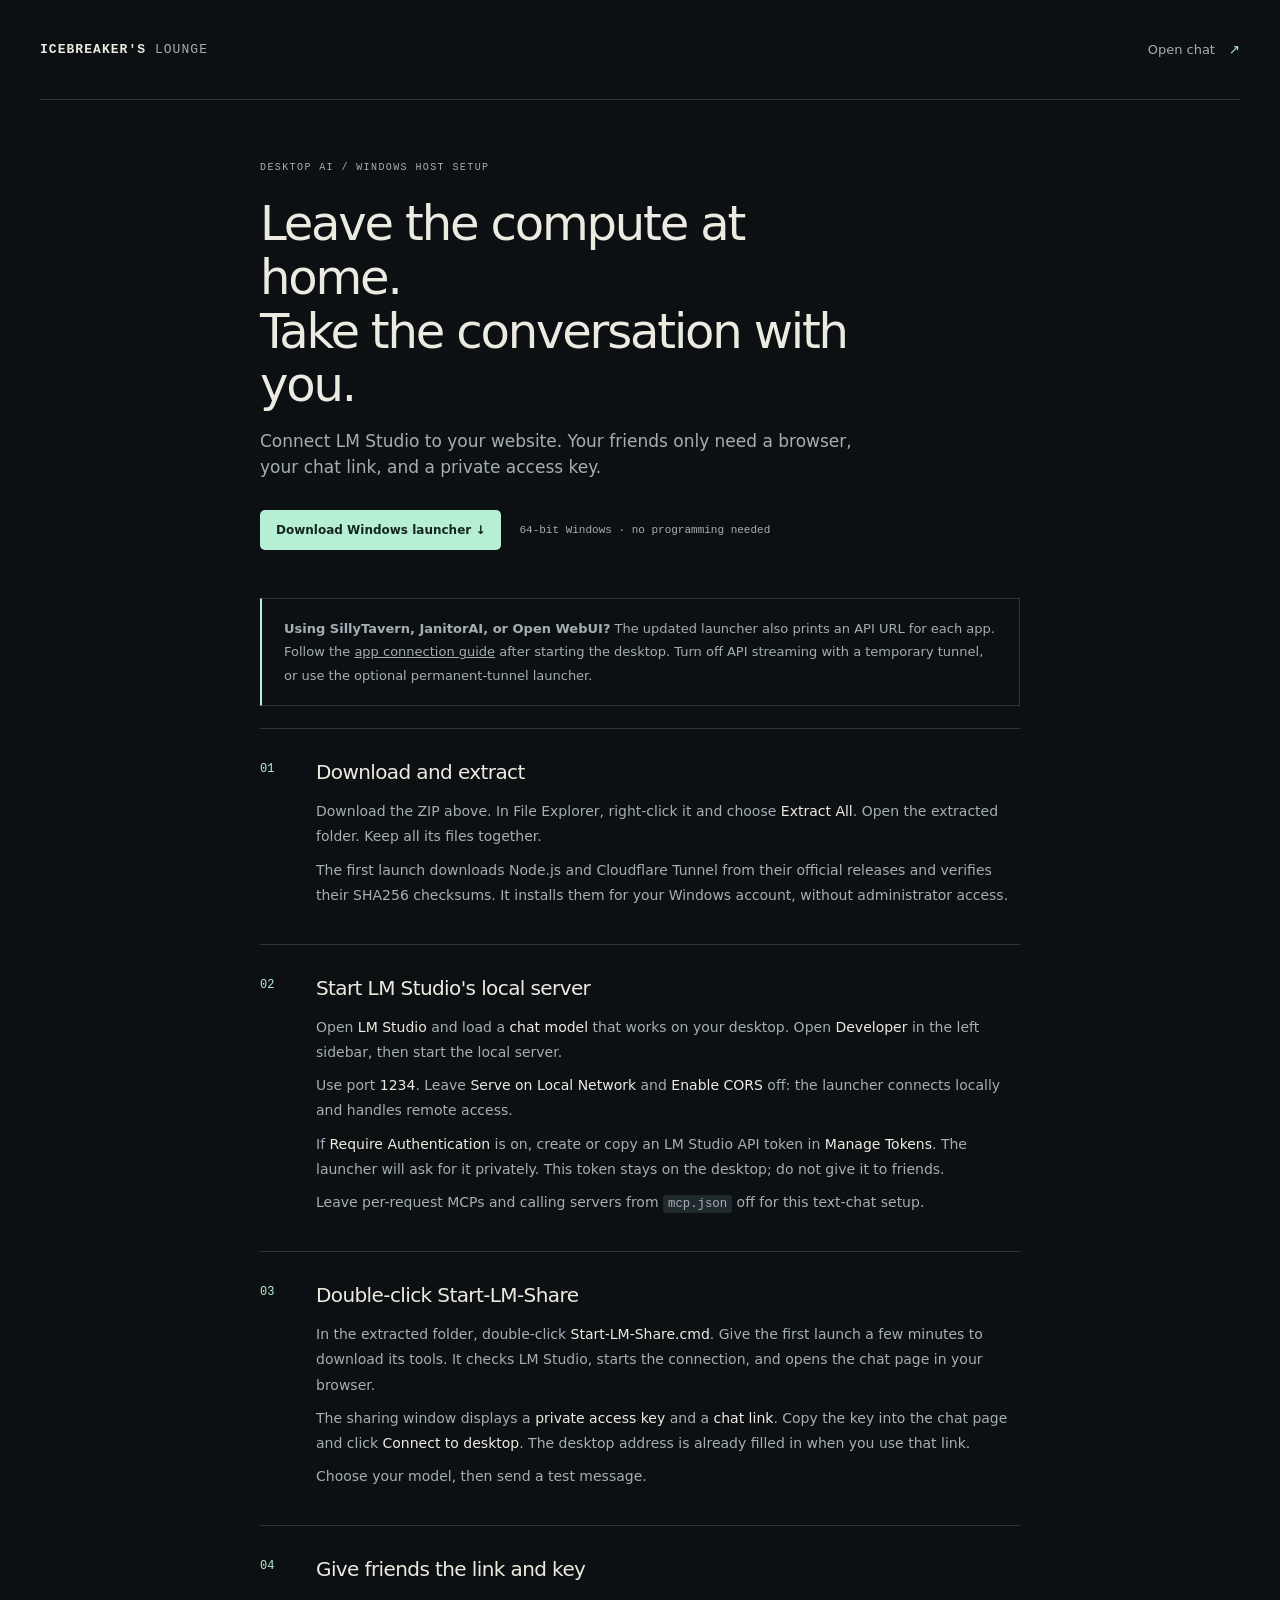
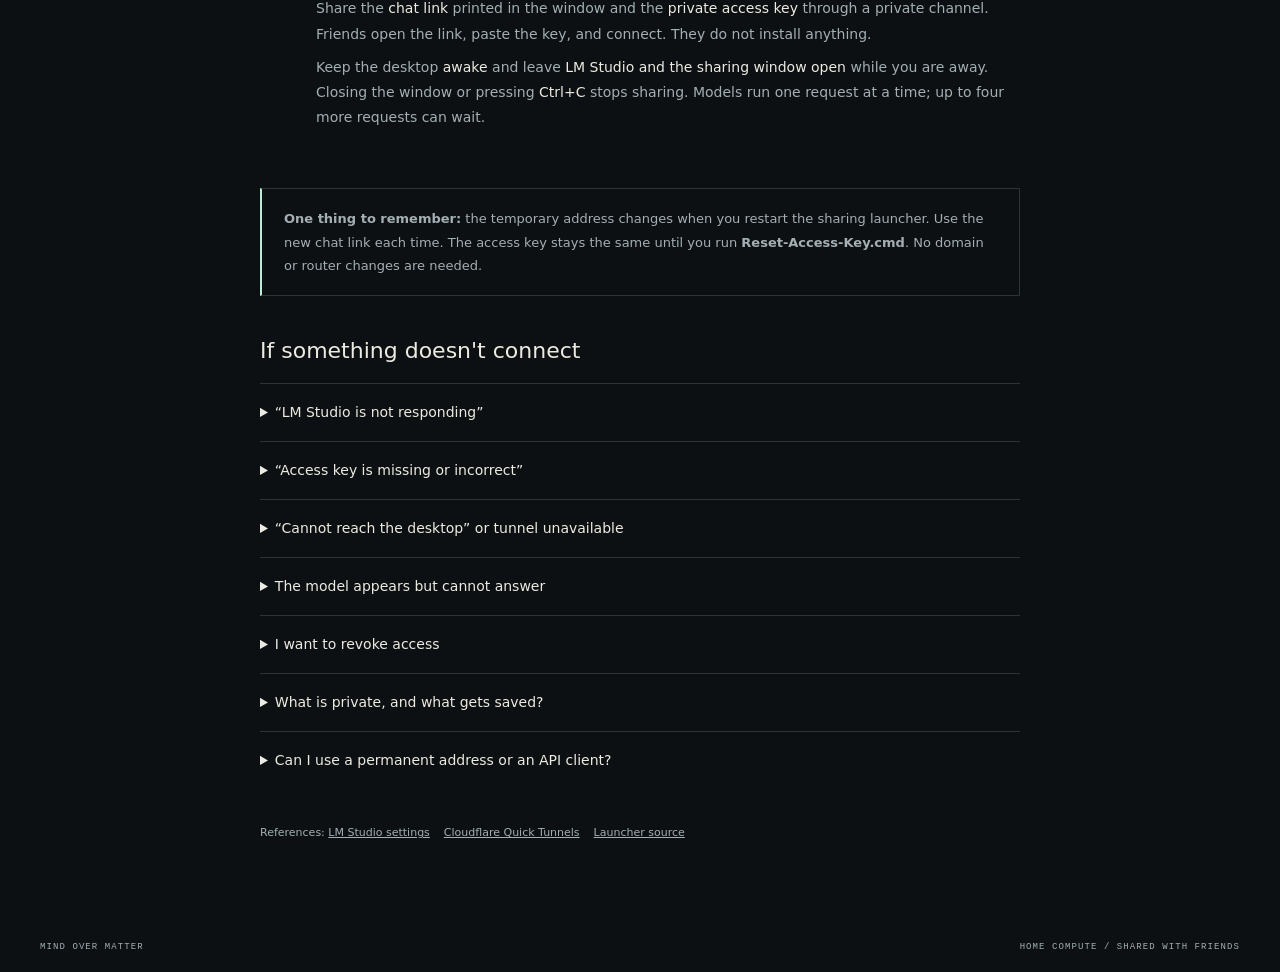
<file: ai/setup.html>
<!doctype html>
<html lang="en">
<head>
  <meta charset="utf-8">
  <meta name="viewport" content="width=device-width, initial-scale=1">
  <meta name="referrer" content="no-referrer">
  <title>Windows host setup · Desktop AI</title>
  <link rel="stylesheet" href="chat.css">
</head>
<body>
  <div class="shell">
    <header class="masthead"><a class="brand" href="/">ICEBREAKER'S <span>LOUNGE</span></a><a class="help-link" href="./">Open chat <span aria-hidden="true">↗</span></a></header>
    <main class="setup-main">
      <p class="eyebrow">DESKTOP AI / WINDOWS HOST SETUP</p>
      <h1>Leave the compute at home.<br>Take the conversation with you.</h1>
      <p class="lead">Connect LM Studio to your website. Your friends only need a browser, your chat link, and a private access key.</p>
      <div class="download-row"><a class="primary" href="desktop/LM-Studio-Sharing-Windows.zip" download>Download Windows launcher ↓</a><span>64-bit Windows · no programming needed</span></div>
      <div class="callout"><strong>Using SillyTavern, JanitorAI, or Open WebUI?</strong> The updated launcher also prints an API URL for each app. Follow the <a href="apps.html">app connection guide</a> after starting the desktop. Turn off API streaming with a temporary tunnel, or use the optional permanent-tunnel launcher.</div>
      <section class="step"><span class="step-number">01</span><div>
        <h2>Download and extract</h2>
        <p>Download the ZIP above. In File Explorer, right-click it and choose <strong>Extract All</strong>. Open the extracted folder. Keep all its files together.</p>
        <p>The first launch downloads Node.js and Cloudflare Tunnel from their official releases and verifies their SHA256 checksums. It installs them for your Windows account, without administrator access.</p>
      </div></section>
      <section class="step"><span class="step-number">02</span><div>
        <h2>Start LM Studio's local server</h2>
        <p>Open <strong>LM Studio</strong> and load a <strong>chat model</strong> that works on your desktop. Open <strong>Developer</strong> in the left sidebar, then start the local server.</p>
        <p>Use port <strong>1234</strong>. Leave <strong>Serve on Local Network</strong> and <strong>Enable CORS</strong> off: the launcher connects locally and handles remote access.</p>
        <p>If <strong>Require Authentication</strong> is on, create or copy an LM Studio API token in <strong>Manage Tokens</strong>. The launcher will ask for it privately. This token stays on the desktop; do not give it to friends.</p>
        <p>Leave per-request MCPs and calling servers from <code>mcp.json</code> off for this text-chat setup.</p>
      </div></section>
      <section class="step"><span class="step-number">03</span><div>
        <h2>Double-click Start-LM-Share</h2>
        <p>In the extracted folder, double-click <strong>Start-LM-Share.cmd</strong>. Give the first launch a few minutes to download its tools. It checks LM Studio, starts the connection, and opens the chat page in your browser.</p>
        <p>The sharing window displays a <strong>private access key</strong> and a <strong>chat link</strong>. Copy the key into the chat page and click <strong>Connect to desktop</strong>. The desktop address is already filled in when you use that link.</p>
        <p>Choose your model, then send a test message.</p>
      </div></section>
      <section class="step"><span class="step-number">04</span><div>
        <h2>Give friends the link and key</h2>
        <p>Share the <strong>chat link</strong> printed in the window and the <strong>private access key</strong> through a private channel. Friends open the link, paste the key, and connect. They do not install anything.</p>
        <p>Keep the desktop <strong>awake</strong> and leave <strong>LM Studio and the sharing window open</strong> while you are away. Closing the window or pressing <strong>Ctrl+C</strong> stops sharing. Models run one request at a time; up to four more requests can wait.</p>
      </div></section>
      <div class="callout"><strong>One thing to remember:</strong> the temporary address changes when you restart the sharing launcher. Use the new chat link each time. The access key stays the same until you run <strong>Reset-Access-Key.cmd</strong>. No domain or router changes are needed.</div>
      <h3>If something doesn't connect</h3>
      <details><summary>“LM Studio is not responding”</summary><p>Start the server in LM Studio's Developer view and check that its port is 1234. Load a chat model, then restart the launcher. If you deliberately use another port, it can be set with the <code>MOM_LM_URL</code> environment variable; the standard setup needs no changes.</p></details>
      <details><summary>“Access key is missing or incorrect”</summary><p>Use the private access key printed in the Windows sharing window, not the homepage password or the LM Studio API token. Copy the whole key without spaces. If it was reset, everyone needs the new key.</p></details>
      <details><summary>“Cannot reach the desktop” or tunnel unavailable</summary><p>The desktop must be online and awake. Check that the sharing window is still open, and use its latest chat link. Temporary tunnels can briefly take time to become reachable; try Connect again after a few seconds. If the launcher reports a tunnel connection error, check your internet connection and whether your network permits outbound port 7844.</p></details>
      <details><summary>The model appears but cannot answer</summary><p>Select a text chat model, rather than an embedding model. Load it in LM Studio and check it works there first. A context-window error usually means you should start a New chat or use a shorter prompt. Each reply is limited to 2,048 tokens and ten minutes to keep sharing manageable.</p></details>
      <details><summary>I want to revoke access</summary><p>Close the sharing window to stop all remote access immediately. To change the private key, close that window and double-click <strong>Reset-Access-Key.cmd</strong>. Give the new key only to the people you want to retain access.</p></details>
      <details><summary>What is private, and what gets saved?</summary><p>The website never saves the private key or conversation to browser storage. It remembers only the desktop address. Reloading clears your chat. The desktop relay keeps requests and replies temporarily in memory and does not write chat logs. LM Studio may log requests, and the host can see them. Traffic passes through Cloudflare, which terminates HTTPS, so this is not end-to-end encryption between browser and desktop.</p><p>The private key is saved in your Windows account under <code>%LOCALAPPDATA%\MindOverMatterLLM</code>. Everyone with the key can use the shared chat service. Only model listing and text chat are exposed; this does not grant remote desktop, shell, file access, or unrestricted access to LM Studio's model-management API.</p></details>
      <details><summary>Can I use a permanent address or an API client?</summary><p>Yes. The updated relay exposes OpenAI-compatible text chat and model discovery. <a href="apps.html">See the app connection guide</a> for SillyTavern, JanitorAI, and Open WebUI. Temporary tunnels require streaming off and have a 90-second API request limit. The same guide explains the optional named-tunnel launcher for a permanent address and streamed replies.</p></details>
      <p class="sources">References: <a href="https://lmstudio.ai/docs/developer/core/server/settings" target="_blank" rel="noreferrer">LM Studio settings</a><a href="https://developers.cloudflare.com/tunnel/get-started/quick-tunnels/" target="_blank" rel="noreferrer">Cloudflare Quick Tunnels</a><a href="https://github.com/voidicebreaker/Nexus/tree/main/ai/desktop" target="_blank" rel="noreferrer">Launcher source</a></p>
    </main>
    <footer class="site-footer"><span>MIND OVER MATTER</span><span>HOME COMPUTE / SHARED WITH FRIENDS</span></footer>
  </div>
</body>
</html>
</file>
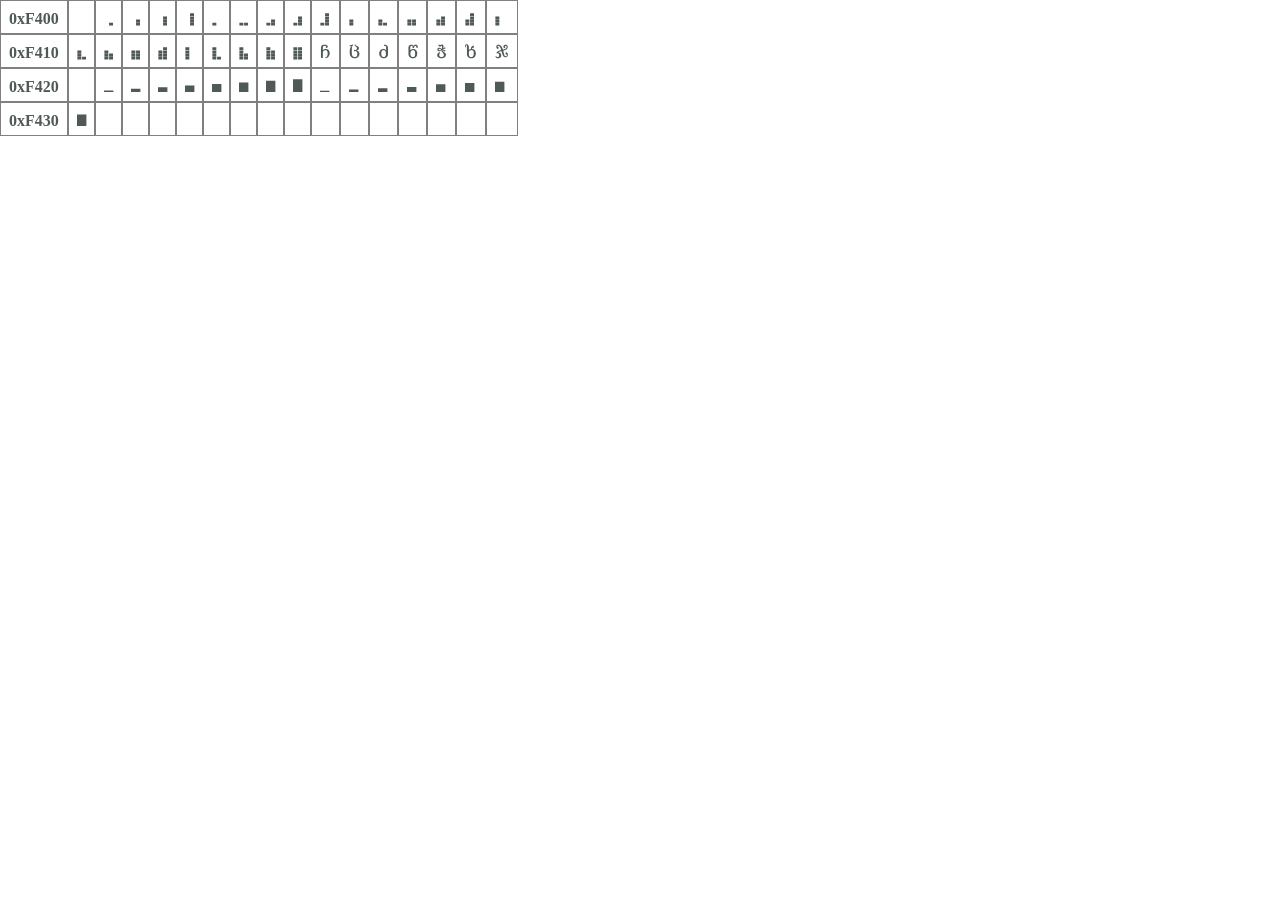
<file: antimatter/font_test.html>
<html>

<head>
  <link rel="stylesheet" type="text/css" href="stylesheets/styles.css?3">
  <style>
    td {
      border: 0.1rem solid gray;
    }
  </style>
</head>

<body>
  <table>
    <tr>
      <td><b>0xF400</b></td>
      <td>&#xF400;</td>
      <td>&#xF401;</td>
      <td>&#xF402;</td>
      <td>&#xF403;</td>
      <td>&#xF404;</td>
      <td>&#xF405;</td>
      <td>&#xF406;</td>
      <td>&#xF407;</td>
      <td>&#xF408;</td>
      <td>&#xF409;</td>
      <td>&#xF40A;</td>
      <td>&#xF40B;</td>
      <td>&#xF40C;</td>
      <td>&#xF40D;</td>
      <td>&#xF40E;</td>
      <td>&#xF40F;</td>
    </tr>
    <tr>
      <td><b>0xF410</b></td>
      <td>&#xF410;</td>
      <td>&#xF411;</td>
      <td>&#xF412;</td>
      <td>&#xF413;</td>
      <td>&#xF414;</td>
      <td>&#xF415;</td>
      <td>&#xF416;</td>
      <td>&#xF417;</td>
      <td>&#xF418;</td>
      <td>&#xF419;</td>
      <td>&#xF41A;</td>
      <td>&#xF41B;</td>
      <td>&#xF41C;</td>
      <td>&#xF41D;</td>
      <td>&#xF41E;</td>
      <td>&#xF41F;</td>
    </tr>
    <tr>
      <td><b>0xF420</b></td>
      <td>&#xF420;</td>
      <td>&#xF421;</td>
      <td>&#xF422;</td>
      <td>&#xF423;</td>
      <td>&#xF424;</td>
      <td>&#xF425;</td>
      <td>&#xF426;</td>
      <td>&#xF427;</td>
      <td>&#xF428;</td>
      <td>&#xF429;</td>
      <td>&#xF42A;</td>
      <td>&#xF42B;</td>
      <td>&#xF42C;</td>
      <td>&#xF42D;</td>
      <td>&#xF42E;</td>
      <td>&#xF42F;</td>
    </tr>
    <tr>
        <td><b>0xF430</b></td>
        <td>&#xF430;</td>
        <td>&#xF431;</td>
        <td>&#xF432;</td>
        <td>&#xF433;</td>
        <td>&#xF434;</td>
        <td>&#xF435;</td>
        <td>&#xF436;</td>
        <td>&#xF437;</td>
        <td>&#xF438;</td>
        <td>&#xF439;</td>
        <td>&#xF43A;</td>
        <td>&#xF43B;</td>
        <td>&#xF43C;</td>
        <td>&#xF43D;</td>
        <td>&#xF43E;</td>
        <td>&#xF43F;</td>
      </tr>  </table>
</body>

</html>
</file>
<file: ai/chat.css>
:root{color-scheme:dark;--bg:#0d1012;--panel:#13181b;--line:#2b3439;--text:#ecebe2;--muted:#a3afb4;--accent:#b7efd4;--error:#ffb3a6;--mono:ui-monospace,SFMono-Regular,Consolas,monospace;--sans:system-ui,-apple-system,BlinkMacSystemFont,"Segoe UI",sans-serif}
*{box-sizing:border-box}body{margin:0;background:var(--bg);color:var(--text);font-family:var(--sans);line-height:1.5}a{color:inherit}button,input,textarea,select{font:inherit}button,a,input,textarea,select{-webkit-tap-highlight-color:transparent}button{cursor:pointer}button:disabled{cursor:not-allowed;opacity:.45}button:focus-visible,a:focus-visible,input:focus-visible,textarea:focus-visible,select:focus-visible{outline:2px solid var(--accent);outline-offset:4px}[hidden]{display:none!important}.shell{max-width:1440px;margin:auto;padding:0 40px}.masthead{height:100px;display:flex;align-items:center;justify-content:space-between;border-bottom:1px solid var(--line)}.brand{text-decoration:none;font-family:var(--mono);font-size:13px;letter-spacing:.08em;font-weight:700}.brand span{color:var(--muted);font-weight:400}.help-link{color:var(--muted);font-size:13px;text-decoration:none}.help-link span{margin-left:10px;color:var(--accent)}.workspace{display:grid;grid-template-columns:320px minmax(0,1fr);min-height:730px;border-bottom:1px solid var(--line)}.connection-panel{padding:32px 32px 32px 0;border-right:1px solid var(--line)}.eyebrow{font-family:var(--mono);font-size:10px;letter-spacing:.14em;color:var(--muted);margin:0 0 14px;font-weight:500}h1{font-size:37px;letter-spacing:-.045em;line-height:1.12;font-weight:500;margin:22px 0 16px}.intro{color:var(--muted);font-size:14px;margin:0 0 22px}.status-pill{display:inline-flex;align-items:center;gap:8px;padding:5px 10px;background:#1a2225;border:1px solid var(--line);border-radius:4px;font:11px var(--mono);margin-bottom:26px}.dot{width:6px;height:6px;border-radius:50%;background:#8d9ba3;flex-shrink:0}.dot.online{background:var(--accent);box-shadow:0 0 10px #b7efd433}.dot.error{background:var(--error)}label{display:block;font-size:12px;font-weight:600;margin:0 0 8px}input,select{width:100%;padding:11px 12px;border:1px solid #354047;border-radius:5px;background:#161d20;color:var(--text);font-family:var(--mono);font-size:12px;min-width:0}input::placeholder,textarea::placeholder{color:#8f9ba2;opacity:1}.field-hint{color:var(--muted);font-size:11px;margin:7px 0 19px}.primary,.secondary{border:1px solid transparent;padding:10px 15px;border-radius:5px;font-size:12px;font-weight:600;min-height:40px}.primary{background:var(--accent);color:#13271e}.primary:hover:not(:disabled){background:#d1ffe7}.primary span{margin-left:12px}.wide{width:100%;display:flex;justify-content:space-between}.secondary{background:transparent;border-color:#465159;color:var(--text)}.secondary:hover:not(:disabled){border-color:var(--accent)}#model-controls{margin-top:20px}.text-button{background:none;color:var(--muted);border:none;padding:12px 0 0;text-decoration:underline;font-size:11px}.connection-message{font-size:12px;color:var(--muted);overflow-wrap:anywhere;margin:14px 0}.connection-message.error{color:var(--error)}.connection-note{display:flex;gap:12px;padding-top:18px;margin-top:22px;border-top:1px solid var(--line);color:var(--muted);font-size:11px}.connection-note p{margin:0}.note-mark{font-size:24px;line-height:1;color:var(--accent)}.setup-card{display:block;text-decoration:none;margin-top:24px;padding:14px;border:1px solid var(--line);border-radius:5px;font-size:11px}.setup-card strong{font-size:12px;display:block;font-weight:500;margin-bottom:6px}.setup-card>span{color:var(--muted)}.setup-card>span>span{color:var(--accent);margin-left:5px}.setup-card:hover{border-color:var(--accent)}.chat-panel{min-width:0;display:flex;flex-direction:column;height:calc(100dvh - 160px);min-height:730px;max-height:1200px}.chat-header{display:flex;align-items:center;justify-content:space-between;padding:30px 32px 22px;border-bottom:1px solid var(--line)}.chat-header .eyebrow{margin:0 0 6px}h2{margin:0;font-size:21px;letter-spacing:-.03em;font-weight:500}.conversation{flex:1;min-height:260px;overflow-y:auto;overscroll-behavior:contain;padding:0 32px;scrollbar-color:#44515a transparent}.empty-state{min-height:100%;display:flex;flex-direction:column;justify-content:center;align-items:center;text-align:center;padding:48px 0}.empty-state h3{font-size:31px;font-weight:400;letter-spacing:-.035em;line-height:1.2;margin:0 0 16px}.empty-state>p:last-child{font-size:13px;line-height:1.8;color:var(--muted);margin:0}.signal-art{position:relative;width:100px;height:92px;display:grid;place-items:center;margin-bottom:30px}.signal-art i{position:absolute;border:1px solid #34433e;border-radius:50%;width:40px;height:40px}.signal-art i:nth-child(2){width:66px;height:66px}.signal-art i:nth-child(3){width:92px;height:92px}.signal-art span{color:var(--accent);font-size:27px;line-height:1}.empty-state .eyebrow{font-size:9px;color:var(--accent);margin-bottom:16px}.composer-wrap{padding:0 32px 24px}.reply-status{font:11px var(--mono);color:var(--muted);min-height:20px;margin:10px 0}.reply-status.error{color:var(--error)}.composer{border:1px solid #3c4b52;border-radius:7px;background:#161c20;overflow:hidden}.composer:focus-within{border-color:var(--accent)}textarea{display:block;resize:vertical;min-height:88px;max-height:240px;width:100%;border:0;background:transparent;color:var(--text);padding:16px;font-size:14px;line-height:1.6}textarea:focus-visible{outline:none}.composer-bottom{display:flex;align-items:center;gap:10px;padding:0 10px 10px 16px}#composer-hint{font:10px var(--mono);color:var(--muted);flex:1}.send{min-width:88px}.privacy-note{font-size:10px;color:var(--muted);margin:12px 0 0;max-width:620px;line-height:1.7}.site-footer{display:flex;justify-content:space-between;padding:20px 0;color:var(--muted);font:9px var(--mono);letter-spacing:.12em}.message{padding:26px 0;border-bottom:1px solid #263036}.message-head{display:flex;align-items:center;justify-content:space-between;margin-bottom:10px;font:10px var(--mono);letter-spacing:.08em;color:var(--accent)}.message.user .message-head{color:var(--muted)}.message-content{font-size:14px;line-height:1.75;white-space:pre-wrap;overflow-wrap:anywhere;tab-size:2}.copy-button{background:none;border:0;color:var(--muted);font:10px var(--mono);padding:3px 6px;letter-spacing:0}.copy-button:hover{color:var(--accent)}.sr-only{position:absolute;width:1px;height:1px;padding:0;margin:-1px;overflow:hidden;clip:rect(0,0,0,0);white-space:nowrap;border:0}
.masthead nav{display:flex;gap:18px;align-items:center}
/* Setup page */
.setup-main{max-width:760px;margin:60px auto 80px}.setup-main h1{font-size:48px;max-width:600px}.setup-main .lead{font-size:17px;color:var(--muted);max-width:610px}.download-row{display:flex;align-items:center;gap:18px;flex-wrap:wrap;margin:30px 0 48px}.download-row a{text-decoration:none}.download-row span{font:11px var(--mono);color:var(--muted)}.step{display:grid;grid-template-columns:40px 1fr;gap:16px;border-top:1px solid var(--line);padding:28px 0}.step-number{font:12px var(--mono);color:var(--accent);padding-top:5px}.step h2{font-size:20px;margin:0 0 12px}.step p,.step li{font-size:14px;color:var(--muted);line-height:1.8}.step p{margin:8px 0}.step strong{color:var(--text);font-weight:500}code{font-family:var(--mono);font-size:.88em;background:#202a2e;padding:2px 5px;border-radius:3px;overflow-wrap:anywhere}.setup-main .callout{border:1px solid var(--line);border-left:2px solid var(--accent);padding:18px 22px;margin:22px 0;color:var(--muted);font-size:13px;line-height:1.8}.setup-main details{border-top:1px solid var(--line);padding:18px 0}.setup-main summary{cursor:pointer;font-size:14px}.setup-main details p{color:var(--muted);font-size:13px;line-height:1.8}.setup-main h3{margin:38px 0 16px;font-size:22px;font-weight:500}.sources{font-size:11px;color:var(--muted);margin-top:36px}.sources a{margin-right:14px}
@media(min-width:1600px){.workspace{min-height:800px}.chat-panel{min-height:800px}}@media(max-width:1000px){.shell{padding:0 24px}.workspace{grid-template-columns:280px minmax(0,1fr)}.connection-panel{padding-right:24px}.chat-header{padding:26px 24px 22px}.conversation{padding:0 24px}.composer-wrap{padding:0 24px 24px}#composer-hint{font-size:9px;max-width:140px}.empty-state h3{font-size:27px}}@media(max-width:720px){.shell{padding:0 20px}.masthead{height:auto;min-height:76px;gap:16px;flex-wrap:wrap;padding:20px 0}.brand{font-size:11px}.help-link{font-size:12px}.workspace{display:block}.connection-panel{border-right:0;padding:28px 0;border-bottom:1px solid var(--line)}h1{font-size:34px;margin-top:14px}.connection-panel h1 br{display:none}.connection-panel h1 br:after{content:' '}.intro{margin-bottom:16px}.status-pill{margin-bottom:22px}#connection-form{display:grid;grid-template-columns:minmax(0,1fr);max-width:520px}.connection-note{margin-top:18px;max-width:500px}.setup-card{margin-top:18px}.chat-panel{height:760px;min-height:650px;max-height:none}.chat-header{padding:24px 0}.conversation{padding:0 4px}.composer-wrap{padding:0 0 24px}.empty-state{padding:40px 0}.empty-state h3{font-size:30px}.site-footer{gap:15px;font-size:8px;line-height:1.6}.site-footer span:last-child{text-align:right}.setup-main{margin:40px auto 60px}.setup-main h1{font-size:37px}.step{grid-template-columns:24px 1fr;gap:10px}.setup-main .lead{font-size:16px}#composer-hint{max-width:180px}.privacy-note{font-size:10px}}
</file>
<file: antimatter/stylesheets/styles.css>
html {
  overflow: hidden;
  width: 100%;
  height: 100%;
  scrollbar-color: grey transparent;
  font-size: 62.5%;
}

::-webkit-scrollbar {
  width: 1.6rem;
}

::-webkit-scrollbar-thumb {
  background-clip: content-box;
  background-color: grey;
  border: 0.2rem solid transparent;
  border-radius: var(--var-border-radius, 0.5rem);
}

::-webkit-scrollbar-corner {
  -webkit-appearance: none;
  appearance: none;
}

.s-base--metro::-webkit-scrollbar-thumb {
  border-radius: 0;
}

._kong-test {
  display: flex;
  background: white;
}

._steam-refresh-canvas {
  width: 100%;
  height: 100%;
  position: fixed;
  right: 0;
  bottom: 0;
  z-index: -20;
  opacity: 0.01;
  pointer-events: none;
}

* {
  -webkit-font-smoothing: antialiased;
  -moz-osx-font-smoothing: grayscale;
  box-sizing: border-box;
}

/* css vars */

#ui {
  display: flex;
  justify-content: center;
  align-items: center;

  scrollbar-gutter: stable;
}

:root {
  /* Don't change this instance of --color-text or any of its values in other themes to not be hex; it's parsed as hex
    elsewhere to provide theme-dependent color gradients */
  --color-text: #000000;
  --color-text-inverted: white;
  --color-base: #f2f2f2;
  --color-disabled: #a3a3a3;
  --color-accent: #4980cc;
  --color-good: #5ac467;
  --color-good-dark: #127a20;
  --color-good-paused: #e3e638;
  --color-bad: #b84b5f;
  --color-gh-purple: #8957e5;
  --color-notification: red;
  --color-overlay: rgba(30, 30, 50, 70%);
  --color-overlay-bad: rgba(100, 30, 30, 70%);

  --color-antimatter: #2196f3;
  --color-infinity: #b67f33;
  --color-eternity: #b341e0;
  --color-dilation: #64dd17;
  --color-reality: #0ba00e;
  --color-reality-light: #d5ffd7;
  --color-reality-dark: #0a790c;
  --color-celestials: #5151ec;
  --color-endgame: #fff017;
  --color-overclock: #12a5a5;
  --color-overclock-light: #d3fbfb;
  --color-overclock-dark: #0c7272;
  --color-prestige--accent: white;

  --color-teresa--base: #5151ec;
  --color-teresa--accent: white;

  --color-effarig--base: #d13737;

  --color-enslaved--base: #f1aa7f;

  --color-v--base: #ead584;

  --color-ra--base: #9575cd;
  --color-ra-pet--teresa: #8596ea;
  --color-ra-pet--effarig: #ea8585;
  --color-ra-pet--enslaved: #f1aa7f;
  --color-ra-pet--v: #ead584;

  --color-laitela--base: white;
  --color-laitela--accent: black;

  --color-pelle--base: crimson;
  --color-pelle--secondary: #00bcd4;

  --color-alpha--base: #00ea00;

  --color-slabdrill--base: #952ba8;

  --color-elemental--base: #800000;

  --color-destroyer--base: #00bcd4;
}

:root .t-metro,
:root .t-inverted-metro,
:root .t-s8 {
  --color-text: #000000;
  --color-text-inverted: white;
  --color-base: #eeeeee;
  --color-disabled: #9e9e9e;
  --color-accent: #2196f3;
  --color-good: #66bb6a;
  --color-good-dark: #388e3c;
  --color-bad: #ef5350;

  --color-infinity: #ff9800;
  --color-eternity: #673ab7;
  --color-reality: #3a823d;
  --color-reality-light: #d5ffd7;
  --color-celestials: #00bcd4;
  --color-endgame: #f6be00;
}

:root .t-dark {
  --color-text: #e0e0e0;
  --color-text-inverted: black;
  --color-base: #455a64;
  --color-disabled: #37474f;
  --color-accent: #1256a3;
  --color-notification: yellow;
  --color-overlay: rgba(60, 60, 100, 50%);
  --color-overlay-bad: rgba(200, 60, 60, 50%);

  --color-infinity: #ff9800;
  --color-reality-dark: #0ba00e;
  --color-prestige--accent: black;

  --color-teresa--accent: black;

  --color-laitela--base: black;
  --color-laitela--accent: white;
}

:root .t-dark-metro {
  --color-text: #e0e0e0;
  --color-text-inverted: black;
  --color-base: #455a64;
  --color-disabled: #37474f;
  --color-accent: #2196f3;
  --color-good: #43a047;
  --color-good-dark: #2e7d32;
  --color-bad: #e53935;
  --color-notification: yellow;
  --color-overlay: rgba(60, 60, 100, 50%);
  --color-overlay-bad: rgba(200, 60, 60, 50%);

  --color-infinity: #ff9800;
  --color-eternity: #673ab7;
  --color-reality: #4caf50;
  --color-reality-dark: #0ba00e;
  --color-celestials: #00bcd4;
  --color-endgame: #f6be00;
  --color-prestige--accent: black;

  --color-teresa--accent: black;

  --color-laitela--base: black;
  --color-laitela--accent: white;
}

:root .t-amoled {
  --color-text: #e0e0e0;
  --color-text-inverted: black;
  --color-base: #000000;
  --color-disabled: #2d2421;
  --color-accent: #2fa6f7;
  --color-notification: yellow;
  --color-overlay: rgba(60, 60, 100, 50%);
  --color-overlay-bad: rgba(200, 60, 60, 50%);

  --color-reality-dark: #0ba00e;
  --color-prestige--accent: black;

  --color-teresa--accent: black;

  --color-laitela--base: black;
  --color-laitela--accent: white;
}

:root .t-amoled-metro {
  --color-text: #e0e0e0;
  --color-text-inverted: black;
  --color-base: #000000;
  --color-disabled: #2d2421;
  --color-accent: #2fa6f7;
  --color-notification: yellow;
  --color-overlay: rgba(60, 60, 100, 50%);
  --color-overlay-bad: rgba(200, 60, 60, 50%);

  --color-infinity: #ff9800;
  --color-eternity: #673ab7;
  --color-reality: #4caf50;
  --color-reality-dark: #0ba00e;
  --color-celestials: #00bcd4;
  --color-endgame: #f6be00;
  --color-prestige--accent: black;

  --color-teresa--accent: black;

  --color-laitela--base: black;
  --color-laitela--accent: white;
}

:root .t-s1 {
  --color-text: #000000;
  --color-text-inverted: #dbd242;
  --color-base: #dbd242;
  --color-disabled: #9a921d;
  --color-accent: black;
  --color-good: #4baf4e;
  --color-good-dark: #3c8b3e;
  --color-bad: #d72621;

  --color-infinity: #7d3c1b;
  --color-eternity: #639565;
  --color-reality: #afa3a5;
  --color-reality-light: #e8e3e4;
  --color-reality-dark: #7a7273;
  --color-celestials: #f2d6c1;
  --color-endgame: #8588ee;
  --color-prestige--accent: #dbd242;

  --color-pelle--base: #7cb727;
}

:root .t-s4 {
  --color-text: #000000;
  --color-text-inverted: white;
  --color-base: #1b00ff;
  --color-accent: #1b00ff;
  --color-good: #ff00e0;
  --color-bad: #ff0000;
}

:root .t-s6,
:root .t-s10 {
  --color-text: #e0e0e0;
  --color-text-inverted: black;
  --color-base: black;
  --color-accent: #1565c0;
  --color-good: #2f9e35;
  --color-good-dark: #08510b;
  --color-notification: yellow;
  --color-overlay: rgba(60, 60, 100, 50%);
  --color-overlay-bad: rgba(200, 60, 60, 50%);

  --color-prestige--accent: black;

  --color-teresa--accent: black;

  --color-laitela--base: black;
  --color-laitela--accent: white;
}

:root .t-s11 {
  --color-text: #e0e0e0;
  --color-text-inverted: black;
  --color-base: black;
  --color-accent: #fbc21b;
  --color-notification: yellow;
  --color-overlay: rgba(60, 60, 100, 50%);
  --color-overlay-bad: rgba(200, 60, 60, 50%);

  --color-prestige--accent: black;

  --color-teresa--accent: black;

  --color-laitela--base: black;
  --color-laitela--accent: white;
}

:root .s-base--metro {
  --var-border-width: 0.1rem;
  --var-border-radius: 0;
}

/* end css vars */

body {
  overflow: hidden;
  width: 100%;
  height: 100%;
  text-align: center;
  font-family: Typewriter, serif;
  font-size: 1.1rem;
  font-weight: 300;
  line-height: 1.5;
  color: #4f5957;
  background-color: #ffffff;
  margin: 0;
  padding: 0;
}

._kong-test body {
  overflow-y: auto;
  width: 1150px;
  height: 800px;
  border: 0.1rem solid black;
  margin: auto;
}

@font-face {
  font-family: "Open Sans Condensed";
  font-style: normal;
  font-weight: 300;
  src:
    local("Open Sans Cond Light"),
    local("OpenSans-CondensedLight"),
    url("https://fonts.gstatic.com/s/opensanscondensed/v10/gk5FxslNkTTHtojXrkp-xBEur64QvLD-0IbiAdTUNXE.woff2") format("woff2");
  unicode-range:
    U+0000-00FF,
    U+0131,
    U+0152-0153,
    U+02C6,
    U+02DA,
    U+02DC,
    U+2000-206F,
    U+2074,
    U+20AC,
    U+2212,
    U+2215,
    U+E0FF,
    U+EFFD,
    U+F000;
}

@font-face {
  font-family: Typewriter;
  src: url("BlobEmoji-Bold.ttf"), url("MonospaceTypewriter.ttf");
}

@font-face {
  font-family: "Noto Sans";
  src: url("MonospaceTypewriter.ttf");
  unicode-range: U+F420-F430, U+2BC5-2BC6;
}

@font-face {
  font-family: Runescape;
  src: url("Runescape.ttf");
}

@font-face {
  font-family: Barrio;
  src: url("Barrio-Regular.ttf");
}

@font-face {
  font-family: "Font Awesome";
  src: url("fa-solid-900.ttf");
}

/* Background for s6 and s10 is not displayed by default */
#stars {
  display: none;
}

button:focus {
  outline: none;
}

/* #region CustomizeableTooltip */

.c-tooltip-content,
.c-tooltip-arrow {
  visibility: hidden;
  opacity: 0;
  transition: 0.4s linear;
  transition-property: opacity, visibility;
  pointer-events: none;
}

.c-tooltip-content {
  width: 16rem;
  position: absolute;
  z-index: 4;
  text-align: center;
  font-size: 1.4rem;
  line-height: 1.2;
  color: #ffffff;
  background-color: #0d0d0d;
  border-radius: var(--var-border-radius, 0.3rem);
  padding: 0.7rem;
}

.c-tooltip-content--dark {
  border: 0.1rem solid #dddddd;
}

.c-tooltip-arrow {
  content: " ";
  width: 0;
  position: absolute;
  z-index: 4;
  font-size: 0;
  line-height: 0;
  border: 0.55rem solid #0d0d0d;
  transform: translate(-50%, -100%);
  transition-duration: 0.4s;
}

.c-tooltip-arrow--dark {
  border-color: #dddddd;
}

.c-tooltip--top.c-tooltip-content {
  margin-top: -0.5rem;
}

.c-tooltip--top.c-tooltip-arrow {
  border-right-color: transparent;
  border-bottom: 0;
  border-left-color: transparent;
}

.c-tooltip--bottom.c-tooltip-content {
  margin-bottom: -0.5rem;
}

.c-tooltip--bottom.c-tooltip-arrow {
  border-top: 0;
  border-right-color: transparent;
  border-left-color: transparent;
}

.c-tooltip--right.c-tooltip-content {
  margin-right: -0.5rem;
}

.c-tooltip--right.c-tooltip-arrow {
  border-top-color: transparent;
  border-bottom-color: transparent;
  border-left: 0;
}

.c-tooltip--left.c-tooltip-content {
  margin-left: -0.5rem;
}

.c-tooltip--left.c-tooltip-arrow {
  border-top-color: transparent;
  border-right: 0;
  border-bottom-color: transparent;
}

.c-tooltip-show {
  visibility: visible;
  opacity: 1;
}

/* #endregion CustomizeableTooltip */

/* #region TT shop */

.time-theorem-buttons {
  display: flex;
  width: 55.5rem;
  position: absolute;
  bottom: 0;
  z-index: 2;
  align-items: flex-end;
  font-family: Typewriter, serif;
  color: var(--color-text);
  pointer-events: all;
}

.l-tt-buy-button {
  width: 17rem;
  z-index: 1;
  margin: 0.3rem;
}

.c-tt-buy-button {
  font-family: Typewriter, serif;
  font-size: 1.35rem;
  font-weight: bold;
  border: 0.1rem solid #691fa5;
  border-radius: var(--var-border-radius, 4px);
  transition-duration: 0.2s;
}

.c-tt-buy-button--unlocked {
  color: #3aacd6;
  background: #232028;
  cursor: pointer;
}

.c-tt-buy-button--unlocked:hover {
  color: #232028;
  background: #3aacd6;
}

.c-tt-buy-button--locked {
  color: black;
  background: #4a4a4a;
}

.c-tt-buy-button--locked:hover {
  background: #652f2f;
}

.timetheorems {
  flex: 1 0 auto;
  text-align: center;
  font-size: 15px;
}

.ttbuttons-row {
  display: flex;
  flex-direction: row;
  justify-content: space-between;
  align-items: stretch;
  transition: all 0.25s ease-out;
}

.ttbuttons-top-row {
  align-items: center;
}

.o-tt-top-row-button {
  flex-grow: 0;
  flex-shrink: 0;
  min-height: 3rem;
  align-self: stretch;
  font-size: 1.2rem;
  margin: 0.3rem;
  padding-right: 1rem;
  padding-left: 1rem;
}

.o-tt-autobuyer-button {
  flex-grow: 0;
  flex-shrink: 0;
  height: 2.5rem;
  min-width: 8rem;
  align-self: stretch;
  font-size: 1rem !important;
  margin: 0.3rem;
  padding-right: 1rem;
  padding-left: 1rem;
}

.l-tt-save-load-btn__wrapper {
  position: relative;
  margin: 0.3rem;
}

.l-tt-save-load-btn {
  min-width: 2rem;
}

.l-tt-save-load-btn__menu {
  position: absolute;
  top: -0.5rem;
  left: 50%;
  padding: 0.5rem 0;
  transform: translate(-50%, -100%);
}

.c-tt-save-load-btn__menu {
  text-align: left;
  font-family: Typewriter;
  font-size: 1.4rem;
  font-weight: bold;
  color: white;
  background: black;
  border-radius: var(--var-border-radius, 0.5rem);
}

.l-tt-save-load-btn__menu::after {
  content: "";
  position: absolute;
  top: 100%;
  left: 50%;
  border-color: black transparent transparent;
  border-style: solid;
  border-width: var(--var-border-width, 0.5rem);
  margin-left: -0.5rem;
}

.l-tt-save-load-btn__menu-rename {
  margin: 0.3rem 0.5rem 0.5rem 0.7rem;
}

.c-tt-save-load-btn__menu-rename {
  text-align: left;
  font-family: Typewriter;
  font-size: 1.4rem;
  font-weight: bold;
  border: none;
  border-radius: var(--var-border-radius, 0.3rem);
  padding: 0.2rem;
}

.c-tt-autobuyer-toggle {
  color: initial;
}

.l-tt-buy-max-vbox {
  display: inline-flex;
  flex-direction: column;
  align-items: center;
}

.ttshop-background {
  z-index: 1;
  background: var(--color-base);
  border: var(--var-border-width, 0.2rem) solid black;
  border-bottom: none;
  border-top-left-radius: var(--var-border-radius, 7px);
  border-top-right-radius: var(--var-border-radius, 7px);
}

.t-s6 .ttshop-background,
.t-s10 .ttshop-background {
  border: 0.1rem solid #3aacd6;
}

.ttshop-container {
  display: flex;
  flex-direction: column;
  min-width: 60rem;
  max-width: 80rem;
  padding: 0 0.5rem;
  transition: all 0.25s ease-out;
}

.ttshop-minimize-btn {
  display: flex;
  width: 2.5rem;
  height: 2.5rem;
  justify-content: center;
  align-items: center;
  font-size: 2.1rem;
  color: var(--color-text);
  margin-left: -0.2rem;
  cursor: pointer;
}

.t-s6 .ttshop-minimize-btn,
.t-s10 .ttshop-minimize-btn,
.s-base--metro .ttshop-minimize-btn {
  margin-left: -0.1rem;
}

.t-s6 .ttshop-minimize-btn,
.t-s10 .ttshop-minimize-btn {
  color: #3aacd6;
}

.c-ttshop__save-load-text {
  font-size: 10px;
}

/* #endregion TT shop */

/* #region ES shop */

.endgame-skill-buttons {
  display: flex;
  width: 55.5rem;
  position: absolute;
  bottom: 0;
  z-index: 2;
  align-items: flex-end;
  font-family: Typewriter, serif;
  color: var(--color-text);
  pointer-events: all;
}

.l-es-buy-button {
  width: 17rem;
  z-index: 1;
  margin: 0.3rem;
}

.c-es-buy-button {
  font-family: Typewriter, serif;
  font-size: 1.35rem;
  font-weight: bold;
  border: 0.1rem solid var(--color-endgame);
  border-radius: var(--var-border-radius, 4px);
  transition-duration: 0.2s;
}

.c-es-buy-button--unlocked {
  color: var(--color-endgame);
  background: #232028;
  cursor: pointer;
}

.c-es-buy-button--unlocked:hover {
  color: #232028;
  background: var(--color-endgame);
}

.c-es-buy-button--locked {
  color: black;
  background: #4a4a4a;
}

.c-es-buy-button--locked:hover {
  background: #652f2f;
}

.endgameskills {
  flex: 1 0 auto;
  text-align: center;
  font-size: 15px;
}

.esbuttons-row {
  display: flex;
  flex-direction: row;
  justify-content: space-between;
  align-items: stretch;
  transition: all 0.25s ease-out;
}

.esbuttons-top-row {
  align-items: center;
}

.o-es-top-row-button {
  flex-grow: 0;
  flex-shrink: 0;
  min-height: 3rem;
  align-self: stretch;
  font-size: 1.2rem;
  margin: 0.3rem;
  padding-right: 1rem;
  padding-left: 1rem;
}

.o-es-autobuyer-button {
  flex-grow: 0;
  flex-shrink: 0;
  height: 2.5rem;
  min-width: 8rem;
  align-self: stretch;
  font-size: 1rem !important;
  margin: 0.3rem;
  padding-right: 1rem;
  padding-left: 1rem;
}

.l-es-save-load-btn__wrapper {
  position: relative;
  margin: 0.3rem;
}

.l-es-save-load-btn {
  min-width: 2rem;
}

.l-es-save-load-btn__menu {
  position: absolute;
  top: -0.5rem;
  left: 50%;
  padding: 0.5rem 0;
  transform: translate(-50%, -100%);
}

.c-es-save-load-btn__menu {
  text-align: left;
  font-family: Typewriter;
  font-size: 1.4rem;
  font-weight: bold;
  color: white;
  background: black;
  border-radius: var(--var-border-radius, 0.5rem);
}

.l-es-save-load-btn__menu::after {
  content: "";
  position: absolute;
  top: 100%;
  left: 50%;
  border-color: black transparent transparent;
  border-style: solid;
  border-width: var(--var-border-width, 0.5rem);
  margin-left: -0.5rem;
}

.l-es-save-load-btn__menu-rename {
  margin: 0.3rem 0.5rem 0.5rem 0.7rem;
}

.c-es-save-load-btn__menu-rename {
  text-align: left;
  font-family: Typewriter;
  font-size: 1.4rem;
  font-weight: bold;
  border: none;
  border-radius: var(--var-border-radius, 0.3rem);
  padding: 0.2rem;
}

.c-es-autobuyer-toggle {
  color: initial;
}

.l-es-buy-max-vbox {
  display: inline-flex;
  flex-direction: column;
  align-items: center;
}

.esshop-background {
  z-index: 1;
  background: var(--color-base);
  border: var(--var-border-width, 0.2rem) solid black;
  border-bottom: none;
  border-top-left-radius: var(--var-border-radius, 7px);
  border-top-right-radius: var(--var-border-radius, 7px);
}

.t-s6 .esshop-background,
.t-s10 .esshop-background {
  border: 0.1rem solid var(--color-endgame);
}

.esshop-container {
  display: flex;
  flex-direction: column;
  min-width: 60rem;
  max-width: 80rem;
  padding: 0 0.5rem;
  transition: all 0.25s ease-out;
}

.esshop-minimize-btn {
  display: flex;
  width: 2.5rem;
  height: 2.5rem;
  justify-content: center;
  align-items: center;
  font-size: 2.1rem;
  color: var(--color-text);
  margin-left: -0.2rem;
  cursor: pointer;
}

.t-s6 .esshop-minimize-btn,
.t-s10 .esshop-minimize-btn,
.s-base--metro .esshop-minimize-btn {
  margin-left: -0.1rem;
}

.t-s6 .esshop-minimize-btn,
.t-s10 .esshop-minimize-btn {
  color: var(--color-endgame);
}

.c-esshop__save-load-text {
  font-size: 10px;
}

/* #endregion ES shop */

.l-dim-path-priority {
  position: absolute;
  right: 0.5rem;
  bottom: 0.5rem;
}

.o-time-study-selection-btn {
  width: 20rem;
  height: 6rem;
  position: relative;
  font-family: Typewriter, serif;
  font-size: 1.65rem;
  font-weight: bold;
  background-color: black;
  border: 0.1rem solid;
  border-radius: var(--var-border-radius, 0.4rem);
  margin: 1rem;
  transition-duration: 0.2s;
}

.l-comp-path-priority {
  position: absolute;
  right: 0.5rem;
  bottom: 0.5rem;
}

.l-curr-path-priority {
  position: absolute;
  right: 0.5rem;
  bottom: 0.5rem;
}

.o-endgame-mastery-selection-btn {
  width: 20rem;
  height: 6rem;
  position: relative;
  font-family: Typewriter, serif;
  font-size: 1.65rem;
  font-weight: bold;
  background-color: black;
  border: 0.1rem solid;
  border-radius: var(--var-border-radius, 0.4rem);
  margin: 1rem;
  transition-duration: 0.2s;
}

/* #region tab buttons */

.o-tab-btn {
  white-space: nowrap;
  font-family: Typewriter;
  font-size: 1.8rem;
  font-weight: bold;
  color: var(--color-text);
  background-color: var(--color-base);
  border: var(--var-border-width, 0.2rem) solid var(--color-accent);
  border-radius: var(--var-border-radius, 0.4rem);
  transition-duration: 0.2s;
  -webkit-user-select: none;
  user-select: none;
  cursor: pointer;
}

.t-s6 .o-tab-btn,
.t-s10 .o-tab-btn {
  text-shadow: 0 0 0.3rem;
}

.o-tab-btn:hover {
  color: var(--color-prestige--accent);
  background: var(--color-accent);
}

.o-tab-btn--modern-tabs:last-child {
  border-bottom-right-radius: var(--var-border-radius, 0.5rem);
}

.o-tab-btn--modern-tabs:last-child:hover {
  border-bottom-right-radius: 0;
}

.o-tab-btn--infinity {
  color: var(--color-infinity);
  background-color: var(--color-prestige--accent);
  border-color: var(--color-infinity);
}

.o-tab-btn--infinity:hover {
  background: var(--color-infinity);
}

.o-tab-btn--eternity {
  color: var(--color-eternity);
  background-color: var(--color-prestige--accent);
  border-color: var(--color-eternity);
}

.o-tab-btn--eternity:hover {
  background: var(--color-eternity);
}

.o-tab-btn--reality {
  color: var(--color-reality);
  background-color: var(--color-prestige--accent);
  border-color: var(--color-reality);
}

.o-tab-btn--reality:hover {
  background: var(--color-reality);
}

.o-tab-btn--celestial {
  color: var(--color-celestials);
  background-color: var(--color-prestige--accent);
  border-color: var(--color-celestials);
}

.o-tab-btn--celestial:hover {
  background: var(--color-celestials);
}

.o-tab-btn--endgame {
  color: var(--color-endgame);
  background-color: var(--color-prestige--accent);
  border-color: var(--color-endgame);
}

.o-tab-btn--endgame:hover {
  background: var(--color-endgame);
}

.o-tab-btn--overclock {
  color: var(--color-overclock);
  background-color: var(--color-prestige--accent);
  border-color: var(--color-overclock);
}

.o-tab-btn--overclock:hover {
  background: var(--color-overclock);
}

.o-tab-btn--cd-expansion {
  color: var(--color-alpha--base);
  background-color: var(--color-prestige--accent);
  border-color: var(--color-alpha--base);
}

.o-tab-btn--cd-expansion:hover {
  background: linear-gradient(var(--color-infinity), var(--color-eternity), var(--color-reality), var(--color-celestials));
}

.o-tab-btn--divinity {
  color: var(--color-pelle--base);
  background-color: var(--color-prestige--accent);
  border-color: var(--color-pelle--base);
}

.o-tab-btn--divinity:hover {
  background: var(--color-pelle--base);
}

.o-tab-btn--universes {
  background-color: var(--color-prestige--accent);
  animation: a-universes-glow-primary 10s infinite;
}

.o-tab-btn--universes:hover {
  animation: a-universes-glow-hover 10s infinite;
}

.o-tab-btn--universes__transient {
  background-color: var(--color-prestige--accent);
  animation: a-universes--transient-glow-primary 10s infinite;
}

.o-tab-btn--universes__transient:hover {
  animation: a-universes--transient-glow-hover 10s infinite;
}

.o-tab-btn--universes__tangible {
  background-color: var(--color-prestige--accent);
  animation: a-universes--tangible-glow-primary 10s infinite;
}

.o-tab-btn--universes__tangible:hover {
  animation: a-universes--tangible-glow-hover 10s infinite;
}

@keyframes a-universes-glow-primary {
  0% { color: #2196f3; border-color: #2196f3; }
  33% { color: #673ab7; border-color: #673ab7; }
  66% { color: #00bcd4; border-color: #00bcd4; }
  100% { color: #2196f3; border-color: #2196f3; }
}

@keyframes a-universes-glow-hover {
  0% { background: #2196f3; }
  33% { background: #673ab7; }
  66% { background: #00bcd4; }
  100% { background: #2196f3; }
}

@keyframes a-universes-glow-border-left {
  0% { border-left-color: #2196f3; }
  33% { border-left-color: #673ab7; }
  66% { border-left-color: #00bcd4; }
  100% { border-left-color: #2196f3; }
}

@keyframes a-universes-glow-border-top {
  0% { border-top-color: #2196f3; }
  33% { border-top-color: #673ab7; }
  66% { border-top-color: #00bcd4; }
  100% { border-top-color: #2196f3; }
}

@keyframes a-universes--transient-glow-primary {
  0% { color: #64dd17; border-color: #64dd17; }
  50% { color: #64ddad; border-color: #64ddad; }
  100% { color: #64dd17; border-color: #64dd17; }
}

@keyframes a-universes--transient-glow-hover {
  0% { background: #64dd17; }
  50% { background: #64ddad; }
  100% { background: #64dd17; }
}

@keyframes a-universes--transient-glow-border-left {
  0% { border-left-color: #64dd17; }
  50% { border-left-color: #64ddad; }
  100% { border-left-color: #64dd17; }
}

@keyframes a-universes--transient-glow-border-top {
  0% { border-top-color: #64dd17; }
  50% { border-top-color: #64ddad; }
  100% { border-top-color: #64dd17; }
}

@keyframes a-universes--tangible-glow-primary {
  0% { color: #df5050; border-color: #df5050; }
  50% { color: #505050; border-color: #505050; }
  100% { color: #df5050; border-color: #df5050; }
}

@keyframes a-universes--tangible-glow-hover {
  0% { background: #df5050; }
  50% { background: #505050; }
  100% { background: #df5050; }
}

@keyframes a-universes--tangible-glow-border-left {
  0% { border-left-color: #df5050; }
  50% { border-left-color: #505050; }
  100% { border-left-color: #df5050; }
}

@keyframes a-universes--tangible-glow-border-top {
  0% { border-top-color: #df5050; }
  50% { border-top-color: #505050; }
  100% { border-top-color: #df5050; }
}

/* #endregion tab buttons */

#loading {
  width: 100%;
  height: 100%;
  position: absolute;
  z-index: 999;
  background: url("../images/loading.png") no-repeat;
  background-color: black;
  background-position-x: 50%;
  background-position-y: 50%;
  background-size: cover;
}

#browser-warning {
  display: none;
  width: 100%;
  height: 100%;
  z-index: 9999;
  justify-content: center;
  align-items: center;
  font-size: 7rem;
  background-color: black;
}

.l-reality-button {
  width: 40rem;
  height: 6rem;
}

.t-metro .l-reality-button {
  box-shadow: 0.1rem 0.1rem 0.1rem 0 #9e9e9e;
}

.l-reality-button__contents {
  display: flex;
  flex-direction: column;
  align-items: center;
}

.c-reality-button__header {
  font-size: 1.2rem;
  line-height: 1.6;
}

.c-reality-button {
  width: 100%;
  height: 100%;
  font-family: Typewriter;
  font-size: 1.2rem;
  font-weight: bold;
  background: var(--color-background);
  border-style: solid;
  border-width: var(--var-border-width, 0.2rem);
  border-radius: var(--var-border-radius, 0.4rem);
  transition-duration: 0.2s;
}

.c-reality-button--special {
  animation: a-celstial-reward-glow 3s infinite;
}

.c-reality-button--alpha {
  animation: a-alpha-glow 3s infinite;
}

.c-reality-button--warp {
  animation: a-warp-glow 3s infinite;
}

.c-reality-button--escape {
  animation: a-escape-glow 3s infinite;
}

.c-reality-reminder {
  display: flex;
  width: calc(100% - 1rem);
  justify-content: center;
  align-items: center;
  font-size: 1.4rem;
  border: 0.1rem solid #b8b8b8;
  border-radius: var(--var-border-radius, 0.5rem);
  padding: 1rem;
}

@keyframes a-celstial-reward-glow {
  0% { box-shadow: inset 0 0 4rem var(--color-celestials); }
  50% { box-shadow: inset 0 0 0; }
  100% { box-shadow: inset 0 0 4rem var(--color-celestials); }
}

@keyframes a-alpha-glow {
  0% { box-shadow: inset 0 0 4rem white; }
  50% { box-shadow: inset 0 0 0; }
  100% { box-shadow: inset 0 0 4rem white; }
}

@keyframes a-warp-glow {
  0% { box-shadow: inset 0 0 4rem var(--color-slabdrill--base); }
  50% { box-shadow: inset 0 0 0; }
  100% { box-shadow: inset 0 0 4rem var(--color-slabdrill--base); }
}

@keyframes a-escape-glow {
  0% { box-shadow: inset 0 0 4rem var(--color-pelle--base); }
  50% { box-shadow: inset 0 0 0; }
  100% { box-shadow: inset 0 0 4rem var(--color-pelle--base); }
}

.t-s6 .c-reality-button,
.t-s10 .c-reality-button {
  background: black;
}

.c-reality-button--unlocked {
  color: var(--color-reality-dark);
  border-color: var(--color-reality-dark);
  cursor: pointer;
}

.c-reality-button--locked {
  color: #181818;
  background-color: var(--color-glyph-sac-text-input--focused);
  border-color: var(--color-bad);
}

.c-reality-button--cursed {
  color: var(--color-slabdrill--base);
  background-color: black;
  border-color: var(--color-slabdrill--base);
  cursor: pointer;
}

.c-reality-button--escape {
  color: var(--color-reality-dark);
  border-color: var(--color-reality-dark);
  cursor: pointer;
}

.t-s6 .c-reality-button--locked,
.t-s10 .c-reality-button--locked {
  color: grey;
}

.c-reality-button--unlocked:hover,
.c-reality-button--unlocked.force-hover {
  color: black;
  background: var(--color-reality);
}

.c-reality-button--locked:hover {
  color: #1d1d1d;
  background-color: var(--color-bad);
}

.c-reality-button--cursed:hover,
.c-reality-button--cursed.force-hover {
  color: #a00000;
  background-color: #181818;
  border-color: #a00000;
}

.c-reality-button--escape:hover,
.c-reality-button--escape.force-hover {
  color: black;
  background: var(--color-reality);
}

.l-reset-reality-button {
  display: block;
  width: 100%;
  height: 100%;
}

.c-reset-reality-button {
  font-family: Typewriter;
  font-size: 1.2rem;
  font-weight: bold;
  color: var(--color-bad);
  background: var(--color-background);
  border-color: var(--color-bad);
  border-style: solid;
  border-width: var(--var-border-width, 0.2rem);
  border-radius: var(--var-border-radius, 0.4rem);
  transition-duration: 0.2s;
  cursor: pointer;
}

.c-reset-reality-button:hover,
.c-reset-reality-button.force-hover,
.t-s6 .c-reset-reality-button:hover,
.t-s6 .c-reset-reality-button.force-hover,
.t-s10 .c-reset-reality-button:hover,
.t-s10 .c-reset-reality-button.force-hover {
  color: black;
  background: var(--color-bad);
}

.c-reset-reality-button-celestial {
  color: var(--color-celestials);
  border-color: var(--color-celestials);
}

.c-reset-reality-button-celestial:hover,
.c-reset-reality-button-celestial.force-hover,
.t-s6 .c-reset-reality-button-celestial:hover,
.t-s6 .c-reset-reality-button-celestial.force-hover,
.t-s10 .c-reset-reality-button-celestial:hover,
.t-s10 .c-reset-reality-button-celestial.force-hover {
  color: black;
  background: var(--color-celestials);
}

.l-reality-amplify-button {
  font-family: Typewriter;
  background-color: #fdd3b0;
  border: var(--var-border-width, 0.2rem) solid sandybrown;
  border-radius: var(--var-border-radius, 0.5rem);
  box-shadow: 0 0 2rem inset rgba(244, 164, 96, 50%);
  margin-right: 0.5rem;
  transition-duration: 0.2s;
}

.l-reality-amplify-button--clickable {
  cursor: pointer;
}

.l-endgame-button {
  width: 40rem;
  height: 6rem;
}

.t-metro .l-endgame-button {
  box-shadow: 0.1rem 0.1rem 0.1rem 0 #9e9e9e;
}

.l-endgame-button__contents {
  display: flex;
  flex-direction: column;
  align-items: center;
}

.c-endgame-button__header {
  font-size: 1.2rem;
  line-height: 1.6;
}

.c-endgame-button {
  width: 100%;
  height: 100%;
  font-family: Typewriter;
  font-size: 1.2rem;
  font-weight: bold;
  background: var(--color-background);
  border-style: solid;
  border-width: var(--var-border-width, 0.2rem);
  border-radius: var(--var-border-radius, 0.4rem);
  transition-duration: 0.2s;
}

.c-endgame-button--special {
  animation: a-endgame-reward-glow 3s infinite;
}

.c-endgame-reminder {
  display: flex;
  width: calc(100% - 1rem);
  justify-content: center;
  align-items: center;
  font-size: 1.4rem;
  border: 0.1rem solid #b8b8b8;
  border-radius: var(--var-border-radius, 0.5rem);
  padding: 1rem;
}

@keyframes a-endgame-reward-glow {
  0% { box-shadow: inset 0 0 4rem var(--color-pelle--base); }
  50% { box-shadow: inset 0 0 0; }
  100% { box-shadow: inset 0 0 4rem var(--color-pelle--base); }
}

.t-s6 .c-endgame-button,
.t-s10 .c-endgame-button {
  background: black;
}

.c-endgame-button--unlocked {
  color: var(--color-endgame);
  border-color: var(--color-endgame);
  cursor: pointer;
}

.c-endgame-button--locked {
  color: #181818;
  background-color: #9e9e9e;
  border-color: var(--color-bad);
}

.t-s6 .c-endgame-button--locked,
.t-s10 .c-endgame-button--locked {
  color: grey;
}

.c-endgame-button--unlocked:hover,
.c-endgame-button--unlocked.force-hover {
  color: black;
  background: var(--color-endgame);
}

.c-endgame-button--locked:hover {
  color: #1d1d1d;
  background-color: var(--color-bad);
}

.l-reset-endgame-button {
  display: block;
  width: 44rem;
  height: 6rem;
}

.c-reset-endgame-button {
  font-family: Typewriter;
  font-size: 1.2rem;
  font-weight: bold;
  color: var(--color-bad);
  background: var(--color-background);
  border-color: var(--color-bad);
  border-style: solid;
  border-width: var(--var-border-width, 0.2rem);
  border-radius: var(--var-border-radius, 0.4rem);
  transition-duration: 0.2s;
  cursor: pointer;
}

.c-reset-endgame-button:hover,
.c-reset-endgame-button.force-hover,
.t-s6 .c-reset-endgame-button:hover,
.t-s6 .c-reset-endgame-button.force-hover,
.t-s10 .c-reset-endgame-button:hover,
.t-s10 .c-reset-endgame-button.force-hover {
  color: black;
  background: var(--color-bad);
}

.c-reset-endgame-button-doom {
  color: var(--color-pelle--base);
  border-color: var(--color-pelle--base);
}

.c-reset-endgame-button-doom:hover,
.c-reset-endgame-button-doom.force-hover,
.t-s6 .c-reset-endgame-button-doom:hover,
.t-s6 .c-reset-endgame-button-doom.force-hover,
.t-s10 .c-reset-endgame-button-doom:hover,
.t-s10 .c-reset-endgame-button-doom.force-hover {
  color: black;
  background: var(--color-pelle--base);
}

[draggable] {
  -webkit-user-select: none;
  user-select: none;

  /* Required to make elements draggable in old WebKit */
  -khtml-user-drag: element;
  -webkit-user-drag: element;
}

@keyframes a-existence-glow {
  0% {
    color: var(--color-text-inverted);
    text-shadow: 0.1rem 0.1rem 0.2rem var(--color-text);
  }

  50% {
    color: var(--color-text-inverted);
    text-shadow: 0.1rem 0.1rem 0.8rem var(--color-text);
  }

  100% {
    color: var(--color-text-inverted);
    text-shadow: 0.1rem 0.1rem 0.2rem var(--color-text);
  }
}

[ach-tooltip] {
  position: relative;
}

[ach-tooltip]::before,
[ach-tooltip]::after {
  visibility: hidden;
  opacity: 0;
  pointer-events: none;
}

[ach-tooltip]::before {
  content: attr(ach-tooltip);
  width: 16rem;
  position: absolute;
  bottom: 100%;
  left: 50%;
  z-index: 3;
  text-align: center;
  font-size: 1.4rem;
  line-height: 1.2;
  color: #ffffff;
  background-color: #0d0d0d;
  border-radius: var(--var-border-radius, 0.3rem);
  margin-bottom: 0.5rem;
  padding: 0.7rem;
  transform: translateX(-50%);
  transition-duration: 0.4s;
}

.s-base--dark [ach-tooltip]::before {
  border: 0.1rem solid #dddddd;
}

[ach-tooltip]::after {
  content: " ";
  width: 0;
  position: absolute;
  bottom: 100%;
  left: 50%;
  font-size: 0;
  line-height: 0;
  border-top: 0.5rem solid #0d0d0d;
  border-right: 0.5rem solid transparent;
  border-left: 0.5rem solid transparent;
  margin-left: -0.5rem;
  transition-duration: 0.4s;
}

.s-base--dark [ach-tooltip]::after {
  border-top: 0.5rem solid #dddddd;
}

[ach-tooltip]:hover::before,
[ach-tooltip]:hover::after {
  visibility: visible;
  opacity: 1;
}

h1,
h2,
h3,
h4,
h5,
h6 {
  margin: 0 0 1rem;
}

p,
ul,
ol,
table,
dl {
  margin: 0 0 3px;
}

h1,
h2,
h3 {
  line-height: 1.1;
}

h1 {
  font-size: 28px;
}

a {
  color: #3399cc;
  text-decoration: none;
}

a:hover {
  color: #006699;
}

a small {
  display: block;
  font-size: 11px;
  color: #777777;
  margin-top: -0.3rem;
}

a:hover small {
  color: #777777;
}

.wrapper {
  width: 860px;
  margin: 0 auto;
}

blockquote {
  font-style: italic;
  border-left: 0.1rem solid #e5e5e5;
  margin: 0;
  padding: 0 0 0 20px;
}

table {
  border-spacing: 0;
}

th,
td {
  text-align: left;
  padding: 5px 8px;
}

dt {
  font-weight: 700;
  color: #444444;
}

th {
  color: #444444;
}

img {
  max-width: 100%;
}

header {
  float: left;
  width: 270px;
  position: fixed;
  -webkit-font-smoothing: subpixel-antialiased;
}

header ul {
  list-style: none;
  width: 270px;
  height: 40px;
  background: #f4f4f4;
  border: 0.1rem solid #e0e0e0;
  border-radius: var(--var-border-radius, 5px);
  padding: 0;
}

header li {
  float: left;
  width: 89px;
  height: 40px;
  border-right: 0.1rem solid #e0e0e0;
}

header li:first-child a {
  border-radius: 5px 0 0 5px;
}

header li:last-child a {
  border-radius: 0 5px 5px 0;
}

header ul a {
  display: block;
  height: 34px;
  text-align: center;
  font-size: 11px;
  line-height: 1;
  color: #999999;
  padding-top: 6px;
}

header ul a:hover {
  color: #999999;
}

header ul a:active {
  background-color: #f0f0f0;
}

strong {
  font-weight: 700;
}

header ul li + li + li {
  width: 89px;
  border-right: none;
}

header ul a strong {
  display: block;
  font-size: 14px;
  color: #222222;
}

section {
  float: right;
  width: 500px;
  padding-bottom: 50px;
}

small {
  font-size: 11px;
}

hr {
  height: 1px;
  background: #e5e5e5;
  border: 0;
  margin: 0 0 20px;
}

footer {
  float: left;
  width: 270px;
  position: fixed;
  bottom: 50px;
  -webkit-font-smoothing: subpixel-antialiased;
}

br {
  margin: 0;
  pointer-events: none;
}

.videocontainer {
  overflow: hidden;
  width: 100%;
  height: 100%;
  position: fixed;
  top: 0;
  bottom: 0;
  z-index: 1;
  pointer-events: none;
}

.videocontainer--background {
  z-index: -1000;
}

#realityanimbg {
  width: auto;
  height: auto;
  min-width: 100%;
  min-height: 100%;
  position: absolute;
  top: 50%;
  left: 50%;
  transform: translate(-50%, -50%);
  pointer-events: all;
}

@media print, screen and (max-width: 960px) {
  div.wrapper {
    width: auto;
    margin: 0;
  }

  header,
  section,
  footer {
    float: none;
    width: auto;
    position: static;
  }

  header {
    padding-right: 320px;
  }

  section {
    border: 0.1rem solid #e5e5e5;
    border-width: var(--var-border-width, 1px) var(--var-border-width, 0);
    margin: 0 0 20px;
    padding: 20px 0;
  }

  header a small {
    display: inline;
  }

  header ul {
    position: absolute;
    top: 52px;
    right: 50px;
  }
}

@media print,
  screen and (max-width: 720px) {
  body {
    word-wrap: break-word;
  }

  header {
    padding: 0;
  }

  header ul,
  header p.view {
    position: static;
  }
}

@media print,
  screen and (max-width: 480px) {
  body {
    padding: 15px;
  }

  header ul {
    width: 99%;
  }

  header li,
  header ul li + li + li {
    width: 33%;
  }
}

@media print {
  body {
    /* stylelint-disable-next-line unit-allowed-list */
    font-size: 12pt;
    color: #444444;
    /* stylelint-disable-next-line unit-allowed-list */
    padding: 0.4in;
  }
}

@keyframes a-barrel-roll {
  0% { transform: rotateZ(0deg); }

  50%,
  100% { transform: rotateZ(360deg); }
}

@keyframes a-spin3d {
  0% { transform: rotate3d(5.2, -2.8, 1.4, 0deg); }
  100% { transform: rotate3d(5.2, -2.8, 1.4, 360deg); }
}

@keyframes a-spin4d {
  0%,
  100% { transform: scale(1) rotate3d(5.2, -2.8, 1.4, 0deg); }
  50% { transform: scale(0) rotate3d(5.2, -2.8, 1.4, 360deg); }
}

@keyframes a-float {
  0% {
    bottom: 0;
    opacity: 0;
  }

  50% {
    opacity: 1;
  }

  100% {
    bottom: 50px;
    opacity: 0;
  }
}

@keyframes a-implode {
  0%,
  100% {
    transform: scale(1);
    filter: blur(0);
  }

  50% {
    transform: scale(0);
    filter: blur(5px);
  }
}

@keyframes a-eternify {
  0% {
    opacity: 1;
    filter: blur(0);
  }

  15% {
    opacity: 0.5;
    filter: blur(1px);
  }

  30% {
    opacity: 0.75;
    filter: blur(0.5px);
  }

  45% {
    opacity: 0.25;
    filter: blur(1.5px);
  }

  60% {
    opacity: 0.5;
    filter: blur(1px);
  }

  75% {
    opacity: 0;
    filter: blur(3px);
  }

  85% {
    opacity: 0;
    filter: blur(3px);
  }

  100% {
    opacity: 1;
    filter: blur(0);
  }
}

@keyframes a-dilate {
  0% {
    opacity: 1;
    transform: scaleX(1);
  }

  50% {
    opacity: 0;
    transform: scaleX(3);
  }

  60% {
    opacity: 0;
    transform: scaleX(1);
  }

  100% {
    opacity: 1;
    transform: scaleX(1);
  }
}

@keyframes a-undilate {
  0% {
    opacity: 1;
    transform: scaleX(1);
  }

  50% {
    opacity: 0;
    transform: scaleX(0.5);
  }

  60% {
    opacity: 0;
    transform: scaleX(1);
  }

  100% {
    opacity: 1;
    transform: scaleX(1);
  }
}

@keyframes a-realize {
  0% { opacity: 1; }
  20% { opacity: 0; }
  80% { opacity: 0; }
  100% { opacity: 1; }
}

@keyframes a-realizebg {
  0% { opacity: 0; }
  20% { opacity: 0; }
  30% { opacity: 1; }
  70% { opacity: 1; }
  80% { opacity: 0; }
  100% { opacity: 0; }
}

@keyframes a-text-grow {
  0% { font-size: 1.3rem; }
  50% { font-size: 1.8rem; }
  100% { font-size: 1.3rem; }
}

@keyframes a-text-shrink {
  0% { font-size: 1.8rem; }
  50% { font-size: 1.3rem; }
  100% { font-size: 1.8rem; }
}

@keyframes a-text-crunch {
  0% { font-size: 1.5rem; }
  90% { font-size: 1.5rem; }
  100% { font-size: 0; }
}

@keyframes a-text-flash {
  0% { color: yellow; }
  50% { color: red; }
}

@keyframes a-fade-out {
  0% { opacity: 1; }
  50% { opacity: 0; }
  100% { opacity: 1; }
}

@keyframes a-disappear {
  0% { opacity: 1; }
  100% { opacity: 0; }
}

@keyframes a-text-stretch {
  0% { letter-spacing: 0; }
  100% { letter-spacing: 30rem; }
}

.infotooltip {
  display: inline-block;
  position: relative;
}

.infotooltip .infotooltiptext {
  visibility: hidden;
  white-space: nowrap;
  position: absolute;
  left: 100%;
  z-index: 2;
  text-align: left;
  opacity: 0;
  color: var(--color-text);
  background-color: var(--color-background);
  border: var(--var-border-width, 0.2rem) solid var(--color-text);
  border-radius: var(--var-border-radius, 0.5rem);
  margin-top: -0.4rem;
  padding: 0.5rem;
  transition-duration: 0.3s;
  pointer-events: none;
}

.infotooltip:hover .infotooltiptext {
  left: calc(100% + 0.7rem);
}

.s-base--dark .infotooltip .infotooltiptext {
  border-color: #dddddd;
}

.infotooltip:hover .infotooltiptext {
  visibility: visible;
  opacity: 1;
}

.infotooltip .infotooltiptext::after {
  content: "";
  position: absolute;
  top: 2.8rem;
  right: 100%;
  border-top: 0.6rem solid transparent;
  border-right: 0 solid black;
  border-bottom: 0.6rem solid transparent;
  margin-right: 0.1rem;
  transform: translateY(-50%);
  transition-duration: 0.3s;
}

.infotooltip:hover .infotooltiptext::after {
  border-right-width: 0.6rem;
}

.s-base--dark .infotooltip .infotooltiptext::after {
  border-right-color: #dddddd;
}

/*******
 * BEM *
 *******/

.c-game-ui {
  overflow-x: hidden;
  overflow-y: auto;
  width: 100%;
  /* stylelint-disable-next-line unit-allowed-list */
  height: 100vh;
}

.c-game-tab {
  padding-bottom: 2rem;
}

.c-wide-canvas-element {
  width: 950px;
  height: 600px;
}

._kong-test .c-game-ui {
  max-height: 100%;
}

/* #region o-primary-btn */

.o-primary-btn {
  height: 2.5rem;
  font-family: Typewriter, serif;
  font-size: 1.3rem;
  font-weight: bold;
  color: var(--color-text);
  background-color: var(--color-base);
  border: 0.1rem solid var(--color-good-dark);
  border-radius: var(--var-border-radius, 0.4rem);
  padding: 0.3rem 1rem;
  transition-duration: 0.2s;
  cursor: pointer;
}

.o-primary-btn:hover {
  color: var(--color-text-inverted);
  background-color: var(--color-good);
}

.o-primary-btn--disabled {
  background-color: #a3a3a3;
  border-color: var(--color-bad);
  cursor: default;
}

.o-primary-btn--disabled:hover {
  background-color: var(--color-bad);
}

/* #region modifiers */

.o-primary-btn--width-medium {
  width: 12rem;
}

.o-primary-btn--subtab-option {
  line-height: 0;
  border: var(--var-border-width, 0.2rem) solid var(--color-accent);
  margin: 0.4rem 0.8rem;
}

.o-primary-btn--subtab-option:hover {
  background-color: var(--color-accent);
}

.o-primary-btn--buy-max {
  width: 12rem;
  font-size: 1.2rem;
}

.o-primary-btn--sacrifice {
  width: 48rem;
  font-size: 1.2rem;
  margin-right: 0.8rem;
}

.o-primary-btn--buy-dim {
  max-width: 25rem;
}

.o-primary-btn--buy-ad {
  height: 4rem;
  font-size: 1.2rem;
}

.o-primary-btn--buy-single-ad {
  width: 40%;
  margin: 0 0.5rem;
}

.o-primary-btn--buy-10-ad {
  width: 60%;
  max-width: 20rem;
  margin: 0 0.5rem;
}

.o-primary-btn--continuum-ad {
  width: 100%;
  max-width: 20rem;
  margin: 0 0.5rem;
  cursor: auto;
}

.o-primary-btn--quick-reset {
  width: 20rem;
  height: 7rem;
  font-size: 1.2rem;
}

.o-primary-btn--buy-id {
  width: 30rem;
  height: 3.5rem;
  margin: 0 0.5rem;
}

.o-primary-btn--id-auto {
  width: 9rem;
  height: 3.5rem;
  font-size: 1rem;
  margin: 0 0.5rem;
}

.o-primary-btn--buy-td {
  width: 30rem;
  height: 3.5rem;
  margin: 0 0.5rem;
}

.o-primary-btn--buy-td-auto {
  width: 9rem;
  height: 3.5rem;
  font-size: 1rem;
  margin: 0 0.5rem;
}

.o-primary-btn--option {
  display: flex;
  flex-direction: column;
  width: 22rem;
  height: 5.5rem;
  justify-content: center;
  align-items: center;
  box-sizing: border-box;
}

.o-primary-btn--modal-option {
  width: 16rem;
  height: 6.5rem;
  margin: 0.3rem;
}

.o-primary-btn--option-wide {
  width: 24rem;
  height: 5.5rem;
  box-sizing: border-box;
}

.o-primary-btn--option_font-med {
  font-size: 1.4rem;
}

.o-primary-btn--option_font-large {
  font-size: 1.8rem;
}

.o-primary-btn--option_font-x-large {
  font-size: 2rem;
}

.o-primary-btn--slider__slider {
  height: 1.6rem;
  margin: 0.2rem;
}

.o-primary-btn--input {
  cursor: default;
}

.o-primary-btn--slider {
  cursor: default;
}

.o-primary-btn--modal-close {
  width: 3rem;
  height: 3rem;
  font-size: 2.4rem;
  line-height: 2.4rem;
  padding: 0;
}

.o-primary-btn--small-spoon {
  font-size: 1rem;
}

.o-primary-btn--replicanti-unlock {
  width: 20rem;
  height: 8rem;
}

.o-primary-btn--replicanti-upgrade {
  width: 18rem;
  height: 5rem;
  font-size: 1rem;
  padding: 0.1rem 0.6rem;
}

.o-primary-btn--replicanti-upgrade-toggle {
  font-size: 1rem;
}

.o-primary-btn--dilation-upgrade-toggle {
  font-size: 1rem;
}

.o-primary-btn--reality-upgrade-toggle {
  font-size: 1rem;
  margin-top: 0.5rem;
}

.o-primary-btn--endgame-upgrade-toggle {
  font-size: 1rem;
  margin-top: 0.5rem;
}

.o-primary-btn--replicanti-galaxy {
  width: 22rem;
  height: 7rem;
  font-size: 1.2rem;
  padding: 0.1rem 0.6rem;
}

.o-primary-btn--replicanti-galaxy-toggle {
  width: 22rem;
  font-size: 1.2rem;
}

.o-primary-btn--time-study-options {
  width: 15rem;
  height: 4rem;
  font-size: 1rem;
}

.o-primary-btn--endgame-mastery-options {
  width: 15rem;
  height: 4rem;
  font-size: 1rem;
}

.o-primary-btn--respec-active {
  background-color: var(--color-eternity) !important;
}

.o-primary-btn--respec-active:hover {
  color: var(--color-base);
}

.o-primary-btn--charged-respec-active {
  color: var(--color-teresa--accent);
  background-color: var(--color-teresa--base) !important;
}

.o-primary-btn--charged-respec-active:hover {
  color: var(--color-teresa--accent);
  background-color: var(--color-teresa--base) !important;
}

.o-primary-btn--endgame-respec-active {
  background-color: var(--color-endgame) !important;
}

.o-primary-btn--endgame-respec-active:hover {
  color: var(--color-base);
}

.o-primary-btn--glyph-trash {
  width: 30rem;
  height: 4.5rem;
  font-size: 1rem;
}

.o-primary-btn--discharge-options {
  width: 15rem;
  height: 4rem;
  font-size: 1rem;
}

/* #endregion modifiers */

/* #region themes */

/* #region t-dark */

.t-dark .o-primary-btn {
  box-shadow: 0 0 0.7rem 0.2rem #111111;
}

.t-dark .o-primary-btn:hover {
  background-color: #1b5e20;
}

.t-dark .o-primary-btn--disabled {
  background-color: #37474f;
}

.t-dark .o-primary-btn--disabled:hover {
  background-color: var(--color-bad);
}

.t-dark .o-primary-btn--respec-active {
  background-color: #1b5e20;
}

.t-dark .o-primary-btn--discharge-active {
  background-color: #1b5e20;
}

/* #endregion t-dark */

/* #region t-dark-metro */

.t-dark-metro .o-primary-btn {
  box-shadow: 0.1rem 0.1rem 0.1rem 0 black;
}

.t-dark-metro .o-primary-btn--disabled {
  background-color: #37474f;
}

.t-dark-metro .o-primary-btn--disabled:hover {
  background-color: var(--color-bad);
}

/* #endregion t-dark-metro */

/* #region t-metro t-dark-metro t-inverted-metro t-s8 */

.t-metro .o-primary-btn,
.t-inverted-metro .o-primary-btn {
  box-shadow: 0.1rem 0.1rem 0.1rem 0 #9e9e9e;
}

.t-metro .o-primary-btn--disabled,
.t-inverted-metro .o-primary-btn--disabled,
.t-s8 .o-primary-btn--disabled {
  background-color: #9e9e9e;
}

.s-base--metro .o-primary-btn--disabled:hover {
  background-color: var(--color-bad);
}

/* #endregion t-metro t-inverted-metro t-s8 */

/* #region t-s1 */

.t-s1 .o-primary-btn {
  border-color: black;
}

.t-s1 .o-primary-btn--disabled {
  background-color: #9a921d;
}

.t-s1 .o-primary-btn--disabled:hover {
  background-color: var(--color-bad);
}

/* #endregion t-s1 */

/* #region t-s4 */

.t-s4 .o-primary-btn {
  background-color: #ff0000;
  cursor: url("cursor2.cur"), auto;
}

.t-s4 .o-primary-btn--disabled {
  cursor: url("cursor.cur"), auto;
}

/* #endregion t-s4 */

/* #region t-s6 t-s10 */

.t-s6 .o-primary-btn,
.t-s10 .o-primary-btn {
  box-shadow: 0 0 0.7rem 0.2rem #111111;
}

.t-s6 .o-primary-btn--disabled,
.t-s10 .o-primary-btn--disabled {
  color: #bbbbbb;
  background-color: var(--color-base);
}

.t-s6 .o-primary-btn--disabled:hover,
.t-s10 .o-primary-btn--disabled:hover {
  color: var(--color-text);
  background: var(--color-bad);
}

.t-s6 .o-primary-btn--respec-active,
.t-s10 .o-primary-btn--respec-active {
  background-color: #1b5e20;
}

.t-s6 .o-primary-btn--discharge-active,
.t-s10 .o-primary-btn--discharge-active {
  background-color: #1b5e20;
}

/* FFS */
.s-base--metro .o-primary-btn--respec-active,
.t-s1 .o-primary-btn--respec-active,
.t-s6 .o-primary-btn--respec-active,
.t-s10 .o-primary-btn--respec-active {
  background-color: #673ab7;
}

.s-base--metro .o-primary-btn--respec-active:hover,
.t-s1 .o-primary-btn--respec-active:hover,
.t-s6 .o-primary-btn--respec-active:hover,
.t-s10 .o-primary-btn--respec-active:hover {
  color: black;
  background-color: #673ab7;
}

.s-base--metro .o-primary-btn--discharge-active,
.t-s1 .o-primary-btn--discharge-active,
.t-s6 .o-primary-btn--discharge-active,
.t-s10 .o-primary-btn--discharge-active {
  background-color: #673ab7;
}

.s-base--metro .o-primary-btn--discharge-active:hover,
.t-s1 .o-primary-btn--discharge-active:hover,
.t-s6 .o-primary-btn--discharge-active:hover,
.t-s10 .o-primary-btn--discharge-active:hover {
  color: black;
  background-color: #673ab7;
}

/* #endregion t-s6 t-s10 */

/* #endregion themes */

/* #endregion o-primary-btn */

/* #region c-subtab-option-container */

.c-subtab-option-container {
  display: flex;
  flex-flow: row wrap;
  justify-content: center;
  padding-bottom: 0.8rem;
}

/* #endregion c-subtab-option-container */

/* #region o-prestige-button */

.c-prestige-button-container {
  display: flex;
  flex-direction: column;
  height: 14rem;
  justify-content: space-around;
  align-items: center;
  padding: 1rem;
}

.o-prestige-button {
  width: 22rem;
  height: 7rem;
  font-family: Typewriter, serif;
  font-size: 1.1rem;
  border: var(--var-border-width, 0.2rem) solid;
  border-radius: var(--var-border-radius, 0.4rem);
  transition-duration: 0.2s;
  cursor: pointer;
}

.o-prestige-button br {
  pointer-events: none;
}

.o-prestige-button b {
  pointer-events: none;
}

/* #region Big Crunch */

.o-infinity-button {
  font-weight: bold;
  color: var(--color-infinity);
  background-color: var(--color-prestige--accent);
  border-color: var(--color-infinity);
}

.o-infinity-button:hover {
  color: black;
  background-color: var(--color-infinity);
}

.o-infinity-button span {
  transition-duration: 0.2s;
}

.o-infinity-button:hover span {
  color: black;
}

.t-metro .o-infinity-button {
  box-shadow: 0.1rem 0.1rem 0.1rem 0 #9e9e9e;
}

.o-infinity-button--unavailable {
  opacity: 0.5;
  cursor: default;
}

/* #endregion Big Crunch */

/* #region Celestial Crunch */

.o-celestial-infinity-button {
  font-weight: bold;
  color: var(--color-celestials);
  background-color: var(--color-prestige--accent);
  border-color: var(--color-celestials);
}

.o-celestial-infinity-button:hover {
  color: black;
  background: linear-gradient(var(--color-infinity), var(--color-celestials));
}

.o-celestial-infinity-button span {
  transition-duration: 0.2s;
}

.o-celestial-infinity-button:hover span {
  color: black;
}

.t-metro .o-celestial-infinity-button {
  box-shadow: 0.1rem 0.1rem 0.1rem 0 #9e9e9e;
}

.o-celestial-infinity-button--unavailable {
  opacity: 0.5;
  cursor: default;
}

/* #endregion Celestial Crunch */

/* #region Eternity */

.o-eternity-button {
  font-weight: bold;
  color: var(--color-eternity);
  background-color: var(--color-prestige--accent);
  border-color: var(--color-eternity);
  cursor: pointer;
}

.o-eternity-button:hover {
  color: black;
  background-color: var(--color-eternity);
}

.o-eternity-button span {
  transition-duration: 0.2s;
}

.o-eternity-button:hover span {
  color: black;
}

.t-s1 .o-eternity-button:hover span {
  color: var(--color-text);
}

.t-s1 .o-eternity-button:hover {
  color: black;
  border-color: black;
}

.t-metro .o-eternity-button {
  box-shadow: 0.1rem 0.1rem 0.1rem 0 #9e9e9e;
}

.o-eternity-button--dilation {
  font-weight: bold;
  color: var(--color-dilation);
  background-color: black;
  border-color: var(--color-dilation);
}

.o-eternity-button--dilation:hover {
  color: black;
  background-color: var(--color-dilation);
}

.o-eternity-button--dilation span {
  transition-duration: 0.2s;
}

.o-eternity-button--dilation:hover span {
  color: black;
}

.t-s1 .o-eternity-button--dilation:hover span {
  color: var(--color-text);
}

.t-s1 .o-eternity-button--dilation:hover {
  color: black;
  background: var(--color-dilation);
  border-color: black;
}

.o-eternity-button--unavailable {
  opacity: 0.5;
  cursor: default;
}

/* #endregion Eternity */

/* #region Celestial Eternity */

.o-celestial-eternity-button {
  font-weight: bold;
  color: #8051ec;
  background-color: var(--color-prestige--accent);
  border-color: #8051ec;
  cursor: pointer;
}

.o-celestial-eternity-button:hover {
  color: black;
  background: linear-gradient(var(--color-eternity), var(--color-celestials));
}

.o-celestial-eternity-button span {
  transition-duration: 0.2s;
}

.o-celestial-eternity-button:hover span {
  color: black;
}

.t-s1 .o-celestial-eternity-button:hover span {
  color: var(--color-text);
}

.t-s1 .o-celestial-eternity-button:hover {
  color: black;
  border-color: black;
}

.t-metro .o-celestial-eternity-button {
  box-shadow: 0.1rem 0.1rem 0.1rem 0 #9e9e9e;
}

.o-celestial-eternity-button--unavailable {
  opacity: 0.5;
  cursor: default;
}

/* #endregion Celestial Eternity */

/* #region Condense */

.o-condense-button {
  font-weight: bold;
  color: var(--color-pelle--base);
  background-color: var(--color-prestige--accent);
  border-color: var(--color-pelle--base);
}

.o-condense-button:hover {
  color: black;
  background: linear-gradient(red, yellow, cyan);
}

.o-condense-button span {
  transition-duration: 0.2s;
}

.o-condense-button:hover span {
  color: black;
}

.t-metro .o-condense-button {
  box-shadow: 0.1rem 0.1rem 0.1rem 0 #9e9e9e;
}

.o-condense-button--unavailable {
  opacity: 0.5;
  cursor: default;
}

/* #endregion Condense */

/* #region Supernova */

.o-supernova-button {
  font-weight: bold;
  color: #a000ff;
  background-color: var(--color-prestige--accent);
  border-color: #a000ff;
}

.o-supernova-button:hover {
  color: black;
  background: linear-gradient(cyan, blue, indigo, purple);
}

.o-supernova-button span {
  transition-duration: 0.2s;
}

.o-supernova-button:hover span {
  color: black;
}

.t-metro .o-supernova-button {
  box-shadow: 0.1rem 0.1rem 0.1rem 0 #9e9e9e;
}

.o-supernova-button--unavailable {
  opacity: 0.5;
  cursor: default;
}

/* #endregion Supernova */

/* #endregion o-prestige-btn */

/* #region l-spoon-btn-group */

.l-spoon-btn-group {
  display: flex;
  flex-direction: column;
}

.l--spoon-btn-group__little-spoon {
  align-self: stretch;
  margin-top: 0.3rem;
}

.l--spoon-btn-group__little-spoon-reality-btn {
  width: 20rem;
  align-self: center;
  margin-top: -0.9rem;
  margin-bottom: 1.2rem;
}

.l--spoon-btn-group__little-spoon-endgame-btn {
  width: 20rem;
  align-self: center;
  margin-top: -0.9rem;
  margin-bottom: 1.2rem;
}

/* #endregion l-spoon-btn-group */

.o-big-checkbox {
  width: 2rem;
  height: 1.8rem;
}

/* #region hint-text */

.o-dim-path-priority {
  font-size: 1.5rem;
  color: white;
  text-shadow:
    -0.1rem -0.1rem 0 black,
    -0.1rem -0.1rem 0 black,
    0.1rem -0.1rem 0 black,
    0.1rem -0.1rem 0 black,
    -0.1rem 0.1rem 0 black,
    -0.1rem 0.1rem 0 black,
    0.1rem 0.1rem 0 black,
    0.1rem 0.1rem 0 black;
  pointer-events: none;
}

.l-hint-text--challenge {
  top: -2.2rem;
}

.l-hint-text--time-study {
  top: -1.95rem;
}

.l-hint-text--endgame-mastery {
  top: -1.95rem;
}

.l-hint-text--reality-upgrade {
  top: -1.7rem;
  font-size: 1.25rem;
}

.c-hint-text--reality-upgrade {
  font-weight: bold;
  color: var(--color-text);
  text-shadow: none;
}

.l-hint-text--endgame-upgrade {
  top: -1.7rem;
  font-size: 1.25rem;
}

.c-hint-text--endgame-upgrade {
  font-weight: bold;
  color: var(--color-text);
  text-shadow: none;
}

.l-hint-text--divinity-upgrade {
  top: -1.7rem;
  font-size: 1.25rem;
}

.c-hint-text--divinity-upgrade {
  font-weight: bold;
  color: var(--color-text);
  text-shadow: none;
}

.l-hint-text--resurgence-upgrade {
  top: -1.7rem;
  font-size: 1.25rem;
}

.c-hint-text--resurgence-upgrade {
  font-weight: bold;
  color: var(--color-text);
  text-shadow: none;
}

.l-hint-text--achievement {
  top: -2rem;
  z-index: 1;
}

.o-hint-text--alchemy-node {
  font-size: 1.2rem;
  color: var(--color-text);
  text-shadow: none;
  transition: opacity 0.2s;
}

.s-base--dark .o-hint-text--alchemy-node {
  text-shadow: 0.1rem 0.1rem black, 0.1rem -0.1rem black, -0.1rem -0.1rem black, -0.1rem 0.1rem black;
}

.o-hint-text--alchemy-node--unfocused {
  opacity: 0;
}

.l-hint-text--alchemy-node {
  top: 2.6rem;
  left: 50%;
  transform: translate(-50%);
}

/* #endregion hint-text */

/* #region Header */

/* #region IP Amount */

.c-game-header__tesseract-available {
  font-family: Typewriter, serif;
  color: #2ebce6;
  background: #111117;
  border-width: var(--var-border-width, 0.2rem) solid;
  margin-bottom: 1.2rem;
  padding: 1rem;
  transition-duration: 0.15s;
  animation: a-tesseract-shift 5s infinite;
  cursor: pointer;
}

.s-base--dark .c-game-header__tesseract-available {
  background: #eeeeee;
  animation: a-tesseract-shift-dark 5s infinite;
}

.c-infinity-dim-tab__tesseract-available:hover {
  color: #306d80;
  background: black;
}

.s-base--dark .c-infinity-dim-tab__tesseract-available:hover {
  background: white;
}

.c-game-header__ip-amount {
  font-weight: bold;
}

.t-dark .c-game-header__ip-amount,
.t-s6 .c-game-header__ip-amount,
.t-s10 .c-game-header__ip-amount {
  color: white;
  text-shadow: 0 0 0.7rem white;
}

.s-base--metro .c-game-header__ip-amount {
  color: #ff9800;
}

.t-s1 .c-game-header__ip-amount {
  color: #7d3c1b;
  text-shadow: 0.1rem 0.1rem 0 black;
}

/* #endregion IP Amount */

/* #region CIP Amount */

.c-game-header__cip-amount {
  font-weight: bold;
}

.t-dark .c-game-header__cip-amount,
.t-s6 .c-game-header__cip-amount,
.t-s10 .c-game-header__cip-amount {
  background: linear-gradient(var(--color-infinity), var(--color-celestials));
  background-clip: text;
  text-shadow: 0 0 0.7rem var(--color-infinity);

  -webkit-text-fill-color: transparent;
}

.s-base--metro .c-game-header__cip-amount {
  background: linear-gradient(var(--color-infinity), var(--color-celestials));
  background-clip: text;

  -webkit-text-fill-color: transparent;
}

.t-s1 .c-game-header__cip-amount {
  background: linear-gradient(var(--color-infinity), var(--color-celestials));
  background-clip: text;
  text-shadow: 0.1rem 0.1rem 0 black;

  -webkit-text-fill-color: transparent;
}

/* #endregion CIP Amount */

/* #region VS Amount */

.c-game-header__vs-amount {
  font-weight: bold;
}

.t-dark .c-game-header__vs-amount,
.t-s6 .c-game-header__vs-amount,
.t-s10 .c-game-header__vs-amount {
  background: linear-gradient(red, yellow, cyan);
  background-clip: text;
  text-shadow: 0 0 0.7rem var(--color-pelle--base);

  -webkit-text-fill-color: transparent;
}

.s-base--metro .c-game-header__vs-amount {
  background: linear-gradient(red, yellow, cyan);
  background-clip: text;

  -webkit-text-fill-color: transparent;
}

.t-s1 .c-game-header__vs-amount {
  background: linear-gradient(red, yellow, cyan);
  background-clip: text;
  text-shadow: 0.1rem 0.1rem 0 black;

  -webkit-text-fill-color: transparent;
}

/* #endregion VS Amount */

/* #region EP Amount */

.c-game-header__penteract-available {
  font-family: Typewriter, serif;
  color: #c000e0;
  background: #401060;
  border-width: var(--var-border-width, 0.2rem) solid;
  margin-bottom: 1.2rem;
  padding: 1rem;
  transition-duration: 0.15s;
  animation: a-penteract-shift 5s infinite;
  cursor: pointer;
}

.s-base--dark .c-game-header__penteract-available {
  background: #a000c0;
  animation: a-penteract-shift-dark 5s infinite;
}

.c-penteract-available:hover {
  color: #401060;
  background: var(--color-eternity);
}

.s-base--dark .c-penteract-available:hover {
  background: var(--color-eternity);
}

.l-game-header__eternity-points {
  position: absolute;
  right: 75%;
}

.c-game-header__ep-amount {
  font-weight: bold;
}

.t-dark .c-game-header__ep-amount,
.t-s6 .c-game-header__ep-amount,
.t-s10 .c-game-header__ep-amount {
  color: var(--color-eternity);
  text-shadow: 0 0 0.7rem var(--color-eternity);
}

.s-base--metro .c-game-header__ep-amount {
  color: var(--color-eternity);
}

.t-s1 .c-game-header__ep-amount {
  color: var(--color-eternity);
  text-shadow: 0.1rem 0.1rem 0 black;
}

/* #endregion EP Amount */

/* #region CEP Amount */

.l-game-header__celestial-eternity-points {
  position: absolute;
  right: 75%;
}

.c-game-header__cep-amount {
  font-weight: bold;
}

.t-dark .c-game-header__cep-amount,
.t-s6 .c-game-header__cep-amount,
.t-s10 .c-game-header__cep-amount {
  background: linear-gradient(var(--color-eternity), var(--color-celestials));
  background-clip: text;
  text-shadow: 0 0 0.7rem var(--color-eternity);

  -webkit-text-fill-color: transparent;
}

.s-base--metro .c-game-header__cep-amount {
  background: linear-gradient(var(--color-eternity), var(--color-celestials));
  background-clip: text;

  -webkit-text-fill-color: transparent;
}

.t-s1 .c-game-header__cep-amount {
  background: linear-gradient(var(--color-eternity), var(--color-celestials));
  background-clip: text;
  text-shadow: 0.1rem 0.1rem 0 black;

  -webkit-text-fill-color: transparent;
}

/* #endregion CEP Amount */

/* #region Neb Amount */

.l-game-header__nebulae {
  position: absolute;
  right: 75%;
}

.c-game-header__neb-amount {
  font-weight: bold;
}

.t-dark .c-game-header__neb-amount,
.t-s6 .c-game-header__neb-amount,
.t-s10 .c-game-header__neb-amount {
  background: linear-gradient(cyan, blue, indigo, purple);
  background-clip: text;
  text-shadow: 0 0 0.7rem var(--color-pelle--base);

  -webkit-text-fill-color: transparent;
}

.s-base--metro .c-game-header__neb-amount {
  background: linear-gradient(cyan, blue, indigo, purple);
  background-clip: text;

  -webkit-text-fill-color: transparent;
}

.t-s1 .c-game-header__neb-amount {
  background: linear-gradient(cyan, blue, indigo, purple);
  background-clip: text;
  text-shadow: 0.1rem 0.1rem 0 black;

  -webkit-text-fill-color: transparent;
}

/* #endregion Neb Amount */

/* #region c-game-header__antimatter */

.c-game-header__antimatter {
  font-size: 2.5rem;
  color: black;
}

.t-dark .c-game-header__antimatter,
.t-amoled .c-game-header__antimatter,
.t-s6 .c-game-header__antimatter,
.t-s10 .c-game-header__antimatter {
  animation: a-game-header__antimatter--glow 25s infinite;
}

@keyframes a-game-header__antimatter--glow {
  0% { color: #2196f3; }
  33% { color: #673ab7; }
  66% { color: #00bcd4; }
  100% { color: #2196f3; }
}

.t-s11 .c-game-header__antimatter {
  animation: a-game-header__antimatter--glow-blob 25s infinite;
}

@keyframes a-game-header__antimatter--glow-blob {
  0% { color: #fbc21b; }
  33% { color: #caa32c; }
  66% { color: #fba11b; }
  100% { color: #fbc21b; }
}

.t-dark-metro .c-game-header__antimatter,
.t-amoled-metro .c-game-header__antimatter {
  color: #e0e0e0;
}

/* #endregion c-game-header__antimatter */

.l-game-header__buttons-line {
  position: relative;
}

.c-game-header__tickspeed-row {
  display: flex;
  flex-direction: column;
  align-items: center;
}

.c-game-header__tickspeed-row--hidden {
  visibility: hidden;
}

.u-fa-padding {
  width: 1.2rem;
  align-content: center;
}

/* #endregion Header */

.t-s2 .c-dim-tab {
  color: black;
  text-shadow: 0.05rem 0.05rem 0 white, -0.05rem -0.05rem 0 white;
}

/* #region Dimensions */

.l-dimensions-container {
  width: 100%;
}

.l-dimension-single-row {
  display: grid;
  grid-template-columns: repeat(7, 1fr);
  width: 100%;
  height: 3.5rem;
  align-content: center;
}

.c-dim-row--not-reached {
  opacity: 0.5;
}

.l-dim-row-multi-button-container {
  display: flex;
  grid-column: 5 / 8;
  min-width: 25rem;
  justify-content: flex-end;
}

.l-dim-row-small-text {
  vertical-align: middle;
  font-size: 1rem;
  line-height: 1rem;
}

.c-dim-tooltip-container {
  position: relative;
  display: inline-block;
}

.c-dim-tooltip-container .c-dim-purchase-count-tooltip {
  position: absolute;
  width: 20rem;
  top: 50%;
  font-size: 1.3rem;
  line-height: 1.6rem;
  color: white;
  background: black;
  border: 0.1rem solid var(--color-text);
  border-radius: var(--var-border-width, 0.5rem);
  transform: translate(calc(-100% - 1.5rem), -50%);
  padding: 0.5rem;
  visibility: hidden;
}

.c-dim-tooltip-container:hover .c-dim-purchase-count-tooltip {
  visibility: visible;
}

.c-dim-tooltip-container .c-dim-purchase-count-tooltip::after {
  content: "";
  position: absolute;
  left: 100%;
  top: 50%;
  border-top: 0.5rem solid transparent;
  border-left: 0.5rem solid var(--color-text);
  border-bottom: 0.5rem solid transparent;
  transform: translateY(-50%);
}

/* #endregion Dimensions */

/* #region Antimatter Dimensions */

/* #region l-antimatter-dim-tab */

.l-antimatter-dim-tab > * {
  flex-shrink: 0;
}

.l-antimatter-dim-tab__progress_bar {
  margin: 1rem 0;
}

/* #endregion l-antimatter-dim-tab */

/* #region l-antimatter-dim-tab-header */

.l-antimatter-dim-tab__header {
  display: flex;
  flex-direction: row;
  justify-content: center;
  align-items: center;
  padding-top: 0.5rem;
}

/* #endregion l-antimatter-dim-tab-header */

/* #region c-antimatter-dim-row */

.c-dimension-row {
  align-items: center;
  font-size: 1.6rem;
  margin-top: 1rem;
}

.c-antimatter-dim-row {
  /* relative because floating text is 'position: absolute' */
  position: relative;
}

.c-antimatter-prestige-row {
  display: grid;
  flex-direction: row;
  grid-template-columns: repeat(7, 1fr);
  height: 5rem;
  align-content: center;
  text-align: left;
}

.l-dim-row__prestige-text {
  grid-column: 1 / 6;
}

.l-dim-row__prestige-button {
  grid-column: 6 / 8;
}

/* #endregion c-dimension-row */

/* #region c-progress-bar */

.c-progress-bar {
  width: 100%;

  /* Start fill from left corner */
  text-align: left;
  background-color: #a3a3a3;
  border-radius: var(--var-border-radius, 0.5rem);
  margin-right: auto;
  margin-left: auto;
  pointer-events: none;
}

.c-progress-bar__fill {
  width: 0;

  /* Align percents on center */
  text-align: center;
  background-color: #127a20;
  border-radius: inherit;
  transition-duration: 0.1s;
  pointer-events: none;
}

.c-progress-bar__percents {
  overflow-wrap: normal;
  font-size: 1.6rem;
  color: black;
  pointer-events: all;
  -webkit-user-select: none;
  user-select: none;
}

/* #region themes */

/* #region t-dark t-s6 t-s10 */

.t-dark .c-progress-bar__fill,
.t-s6 .c-progress-bar__fill,
.t-s10 .c-progress-bar__fill {
  background-color: #1b5e20;
}

/* #endregion t-dark t-s6 t-s10 */

/* #region t-inverted t-inverted-metro */

.t-inverted .c-progress-bar__fill,
.t-inverted-metro .c-progress-bar__fill {
  color: white;
  background-color: #ed85df;
}

/* #endregion t-inverted t-inverted-metro */

/* #region t-s1 */

.t-s1 .c-progress-bar__fill {
  background-color: #4baf4e;
}

/* #endregion t-s1 */

/* #endregion themes */

/* #endregion c-progress-bar */

/* #endregion Antimatter Dimensions */

/* #region Infinity Dimensions */

/* #region l-infinity-dim-tab */

.l-infinity-dim-tab {
  display: flex;
  flex-direction: column;
  align-items: center;
  color: var(--color-text);
}

.l-infinity-dim-tab__ec8-purchases {
  margin-top: 1rem;
}

.l-infinity-dim-tab__enslaved-reward-container {
  margin-top: 1rem;
  margin-bottom: 1rem;
}

.c-infinity-dim-tab__tesseract-button {
  font-family: Typewriter, serif;
  color: #2ebce6;
  background: #111117;
  border: var(--var-border-width, 0.2rem) solid;
  border-radius: var(--var-border-radius, 0.4rem);
  margin-bottom: 1.2rem;
  padding: 1rem;
  transition-duration: 0.15s;
  animation: a-tesseract-shift 5s infinite;
  cursor: pointer;
}

.s-base--dark .c-infinity-dim-tab__tesseract-button {
  background: #eeeeee;
  animation: a-tesseract-shift-dark 5s infinite;
}

.c-infinity-dim-tab__tesseract-button:hover {
  color: #00c5ff;
  background: black;
}

.s-base--dark .c-infinity-dim-tab__tesseract-button:hover {
  background: white;
}

.c-infinity-dim-tab__tesseract-button--disabled {
  color: #bfdde8;
  background: #444040;
  animation: none;
  cursor: default;
}

.s-base--dark .c-infinity-dim-tab__tesseract-button--disabled {
  color: #bfdde8;
  background: #444040;
  animation: none;
  cursor: default;
}

.c-infinity-dim-tab__tesseract-button--disabled:hover {
  color: #bfdde8;
  background: #444040;
}

.s-base--dark .c-infinity-dim-tab__tesseract-button--disabled:hover {
  color: #bfdde8;
  background: #444040;
}

@keyframes a-tesseract-shift {
  0% { box-shadow: 1.5rem 1.5rem 0.5rem black, -1.5rem -1.5rem 0.5rem black; }
  50% { box-shadow: 1.5rem -1.5rem 0.5rem black, -1.5rem 1.5rem 0.5rem black; }
  100% { box-shadow: -1.5rem -1.5rem 0.5rem black, 1.5rem 1.5rem 0.5rem black; }
}

@keyframes a-tesseract-shift-dark {
  0% { box-shadow: 1.5rem 1.5rem 0.5rem white, -1.5rem -1.5rem 0.5rem white; }
  50% { box-shadow: 1.5rem -1.5rem 0.5rem white, -1.5rem 1.5rem 0.5rem white; }
  100% { box-shadow: -1.5rem -1.5rem 0.5rem white, 1.5rem 1.5rem 0.5rem white; }
}

.o-primary-btn--tesseract-toggle {
  font-size: 1.2rem;
}

/* #endregion l-infinity-dim-tab */

/* #region c-infinity-dim-description__accent */

.c-infinity-dim-description__accent {
  font-size: 3.5rem;
  color: black;
}

.t-metro .c-infinity-dim-description__accent,
.t-s8 .c-infinity-dim-description__accent {
  text-shadow: 0 0 0.1rem rgba(0, 0, 0, 50%), -0.1rem 0.1rem 0.1rem black;
}

.t-dark .c-infinity-dim-description__accent,
.t-amoled .c-infinity-dim-description__accent,
.t-amoled-metro .c-infinity-dim-description__accent,
.t-s6 .c-infinity-dim-description__accent,
.t-s10 .c-infinity-dim-description__accent,
.t-s11 .c-infinity-dim-description__accent {
  color: white;
  text-shadow: 0 0 0.7rem #ffffff;
}

.t-metro .c-infinity-dim-description__accent,
.t-dark-metro .c-infinity-dim-description__accent,
.t-s8 .c-infinity-dim-description__accent {
  color: #ff9800;
}

/* #endregion c-infinity-dim-description__accent */

/* #region c-infinity-dim-compression-description__accent */

.c-infinity-dim-compression-description__accent {
  font-size: 2rem;
  color: #ff0000;
  text-shadow: 0 0 0.7rem #ff0000;
}

/* #endregion c-infinity-dim-compression-description__accent */

/* #endregion Infinity Dimensions */

/* #region Time Dimensions */

/* #region l-time-dim-tab */

.l-time-dim-tab {
  display: flex;
  flex-direction: column;
  align-items: center;
  color: var(--color-text);
}

/* #endregion l-time-dim-tab */

/* #region c-time-dim-description__accent */

.c-time-dim-description__accent {
  font-size: 3.5rem;
  color: black;
}

.t-metro .c-time-dim-description__accent,
.t-s8 .c-time-dim-description__accent {
  text-shadow: 0 0 0.1rem rgba(0, 0, 0, 50%), -0.1rem 0.1rem 0.1rem black;
}

.t-dark .c-time-dim-description__accent,
.t-amoled .c-time-dim-description__accent,
.t-amoled-metro .c-time-dim-description__accent,
.t-s6 .c-time-dim-description__accent,
.t-s10 .c-time-dim-description__accent,
.t-s11 .c-time-dim-description__accent {
  color: var(--color-dilation);
  text-shadow: 0 0 0.7rem var(--color-dilation);
}

.t-metro .c-time-dim-description__accent,
.t-dark-metro .c-time-dim-description__accent,
.t-s8 .c-time-dim-description__accent {
  color: #673ab7;
}

/* #endregion c-time-dim-description__accent */

/* #region c-time-dim-compression-description__accent */

.c-time-dim-compression-description__accent {
  font-size: 2rem;
  color: #ff0000;
  text-shadow: 0 0 0.7rem #ff0000;
}

/* #endregion c-time-dim-compression-description__accent */

/* #endregion Time Dimensions */

/* #region Celestial Dimensions */

/* #region l-celestial-dim-tab */

.l-celestial-dim-tab {
  display: flex;
  flex-direction: column;
  align-items: center;
  color: var(--color-text);
}

/* #endregion l-celestial-dim-tab */

/* #region c-celestial-dim-description__accent */

.c-celestial-dim-description__accent {
  font-size: 3.5rem;
  color: black;
}

.t-metro .c-celestial-dim-description__accent,
.t-s8 .c-celestial-dim-description__accent {
  text-shadow: 0 0 0.1rem rgba(0, 0, 0, 50%), -0.1rem 0.1rem 0.1rem black;
}

.t-dark .c-celestial-dim-description__accent,
.t-amoled .c-celestial-dim-description__accent,
.t-amoled-metro .c-celestial-dim-description__accent,
.t-s6 .c-celestial-dim-description__accent,
.t-s10 .c-celestial-dim-description__accent,
.t-s11 .c-celestial-dim-description__accent {
  color: var(--color-endgame);
  text-shadow: 0 0 0.7rem var(--color-endgame);
}

.t-metro .c-celestial-dim-description__accent,
.t-dark-metro .c-celestial-dim-description__accent,
.t-s8 .c-celestial-dim-description__accent {
  color: var(--color-celestials);
}

/* #endregion c-celestial-dim-description__accent */

/* #region c-celestial-dim-description__accent-unstable */

.c-celestial-dim-description__accent-unstable {
  font-size: 3.5rem;
  color: black;
}

.t-metro .c-celestial-dim-description__accent-unstable,
.t-s8 .c-celestial-dim-description__accent-unstable {
  text-shadow: 0 0 0.1rem rgba(0, 0, 0, 50%), -0.1rem 0.1rem 0.1rem black;
}

.t-dark .c-celestial-dim-description__accent-unstable,
.t-amoled .c-celestial-dim-description__accent-unstable,
.t-amoled-metro .c-celestial-dim-description__accent-unstable,
.t-s6 .c-celestial-dim-description__accent-unstable,
.t-s10 .c-celestial-dim-description__accent-unstable,
.t-s11 .c-celestial-dim-description__accent-unstable {
  color: var(--color-pelle--base);
  text-shadow: 0 0 0.7rem var(--color-pelle--base);
}

.t-metro .c-celestial-dim-description__accent-unstable,
.t-dark-metro .c-celestial-dim-description__accent-unstable,
.t-s8 .c-celestial-dim-description__accent-unstable {
  color: var(--color-pelle--base);
}

/* #endregion c-celestial-dim-description__accent-unstable */

/* #endregion Celestial Dimensions */

/* #region Divine Dimensions */

/* #region l-divine-dim-tab */

.l-divine-dim-tab {
  display: flex;
  flex-direction: column;
  align-items: center;
  color: var(--color-text);
}

/* #endregion l-divine-dim-tab */

/* #region c-divine-dim-description__accent */

.c-divine-dim-description__accent {
  font-size: 3.5rem;
  color: black;
}

.t-metro .c-divine-dim-description__accent,
.t-s8 .c-divine-dim-description__accent {
  text-shadow: 0 0 0.1rem rgba(0, 0, 0, 50%), -0.1rem 0.1rem 0.1rem black;
}

.t-dark .c-divine-dim-description__accent,
.t-amoled .c-divine-dim-description__accent,
.t-amoled-metro .c-divine-dim-description__accent,
.t-s6 .c-divine-dim-description__accent,
.t-s10 .c-divine-dim-description__accent,
.t-s11 .c-divine-dim-description__accent {
  color: var(--color-pelle--base);
  text-shadow: 0 0 0.7rem var(--color-pelle--base);
}

.t-metro .c-divine-dim-description__accent,
.t-dark-metro .c-divine-dim-description__accent,
.t-s8 .c-divine-dim-description__accent {
  color: var(--color-pelle--base);
}

/* #endregion c-divine-dim-description__accent */

/* #endregion Divine Dimensions */

/* #region Options */

.l-options-tab {
  display: flex;
  flex-direction: column;
  align-items: center;
  margin-top: 1rem;
}

.c-options-tab__hotkeys-link {
  width: 22rem;
  align-self: center;
  cursor: pointer;
}

.c-file-import-button {
  position: relative;
}

.c-file-import {
  width: 100%;
  height: 5.5rem;
  position: absolute;
  opacity: 0;
  margin: -1.9rem -2rem;
}

.c-file-import::before {
  content: " ";
  font-size: 100rem;
  padding: 10rem 20rem;
  cursor: pointer;
}

/* #region l-options-grid */

.l-options-grid {
  display: flex;
  flex-direction: column;
}

.l-options-grid__row {
  display: flex;
  flex-direction: row;
  justify-content: center;
}

.l-options-grid__button {
  width: 22rem;
  margin: 0.5rem 0.8rem;
}

.l-options-grid__button--hidden {
  visibility: hidden;
}

.l-options-grid__notations-header {
  display: flex;
  flex-direction: row;
  justify-content: center;
  align-items: center;
}

.c-options-grid__notations {
  -webkit-user-select: none;
  user-select: none;
}

.c-cloud-options-header {
  margin-top: 4rem;
}

/** replicate box-shadow behavior */
.t-dark .c-options-grid__notations {
  box-shadow: 0 0 0.7rem 0.2rem #111111;
}

.t-dark-metro .c-options-grid__notations {
  box-shadow: 0.1rem 0.1rem 0.1rem 0 black;
}

.t-metro .c-options-grid__notations,
.t-inverted-metro .c-options-grid__notations {
  box-shadow: 0.1rem 0.1rem 0.1rem 0 #9e9e9e;
}

.t-s6 .c-options-grid__notations,
.t-s10 .c-options-grid__notations {
  box-shadow: 0 0 0.7rem 0.2rem #111111;
}

/* #endregion l-options-grid */

.l-select-notation,
.l-select-theme {
  overflow: hidden;
  background-color: var(--color-base);
  border: 0.1rem var(--color-good);
  border-style: solid;
  border-top-color: transparent;
  border-radius: var(--var-border-radius, 0.4rem);
}

/* We need scrollbar-color in this rule as well as identical color specifications in the following two; some
   modern browsers only support one or the other for scrollbar styling */
.l-select-notation__inner,
.l-select-theme__inner {
  overflow-y: auto;
  flex-direction: column;
  max-height: 24.9rem;
  scrollbar-color: var(--color-good-dark) var(--color-disabled);
  scrollbar-width: thin;
}

.l-select-notation__inner::-webkit-scrollbar,
.l-select-theme__inner::-webkit-scrollbar {
  width: 0.8rem;
  background-color: var(--color-disabled);
}

.l-select-notation__inner::-webkit-scrollbar-thumb,
.l-select-theme__inner::-webkit-scrollbar-thumb {
  background-color: var(--color-good-dark);
}

.l-select-notation__item:last-child,
.l-select-theme__item:last-child {
  border: 0;
}

.l-select-notation__item,
.l-select-theme__item {
  display: flex;
  justify-content: center;
  align-items: center;
}

.o-primary-btn.c-select-notation__item,
.o-primary-btn.c-select-theme__item {
  border-style: none none solid;
  border-radius: 0;
  box-shadow: none;
}

/* #endregion Options */

/* #region c-stats-tab */

/* This the top-level Statistics tab (with all subtabs) */

.c-stats-tab {
  display: flex;
  flex-direction: column;
  align-items: center;
  font-size: 1.2rem;
  color: var(--color-text);
}

.t-dark .c-stats-tab {
  color: #888888;
}

.t-dark-metro .c-stats-tab {
  color: #757575;
}

.t-s2 .c-stats-tab {
  color: white;
}

.t-s6 .c-stats-tab,
.t-s10 .c-stats-tab {
  color: #e0e0e0;
}
/* #endregion c-stats-tab */

/* #region Past Prestige Runs */

.c-past-runs-header {
  display: flex;
  resize: none;
  flex: auto;
  flex-direction: row;
  justify-content: center;
  align-items: baseline;
  -webkit-user-select: none;
  user-select: none;
  cursor: pointer;
}

.o-run-drop-down-icon {
  font-size: 1.5rem;
  margin-right: 2rem;
  margin-left: 2rem;
}

/* #endregion Past Prestige Runs */

/* #region Challenge Records */

.l-challenge-records-tab {
  display: flex;
  flex-direction: row;
  justify-content: center;
  align-items: center;
}

.l-challenge-records-tab__infinity_challenges {
  margin-top: auto;
  margin-left: 2rem;
}

/* #endregion Challenge Records */

/* #region Glyph Set Records */

.l-glyph-set-tab {
  display: flex;
  flex-flow: row wrap;
  width: 75%;
  justify-content: center;
  align-items: center;
  margin: auto;
  margin-top: 0;
}

.l-glyph-set-entry {
  display: flex;
  flex-direction: column;
  width: 35rem;
  height: 12rem;
  justify-content: space-between;
  font-size: 1.4rem;
  color: var(--color-text);
  border: var(--var-border-width, 0.2rem) solid var(--color-text);
  border-radius: var(--var-border-radius, 0.5rem);
  margin: 0.2rem;
  padding: 0.2rem;
}

/* #endregion Glyph Set Records */

/* #region Speedrun Stats */

.l-speedrun-milestone-tab {
  display: flex;
  flex-flow: row wrap;
  width: 95%;
  justify-content: center;
  align-items: center;
  margin: auto;
}

.l-speedrun-milestone-entry {
  display: flex;
  flex-direction: column;
  width: 25rem;
  height: 8rem;
  justify-content: space-between;
  color: var(--color-text);
  border: var(--var-border-width, 0.2rem) solid var(--color-text);
  border-radius: var(--var-border-radius, 0.5rem);
  margin: 0.2rem;
  padding: 0.2rem;
}

.l-speedrun-milestone-entry--completed {
  background-color: var(--color-good);
}

/* #endregion Speedrun Stats */

/* #region Achievements */

/* #region o-achievement */

.o-achievement {
  width: 10.6rem;
  height: 10.6rem;
  position: relative;
  text-align: center;
  font-family: Typewriter, serif;
  font-size: 0.8rem;
  color: black;
  border: var(--var-border-width, 0.2rem) solid;
  border-radius: var(--var-border-radius, 0.8rem);
  margin: 0 auto;
  -webkit-user-select: none;
  user-select: none;
}

.o-achievement--normal {
  background-image: url("../images/normal achievements.png");
}

.o-achievement--cancer {
  background-image: url("../images/cancer achievements.png");
}

.o-achievement--secret {
  background-image: url("../images/secret achievements.png");
}

.o-achievement--unlocked {
  background-color: #5ac467;
  border-color: #127a20;
}

.o-achievement--hidden {
  background-color: #555555;
  background-image: url("../images/achhidden.png");
  border-color: black;
}

.o-achievement:hover .o-achievement__tooltip {
  bottom: 11rem;
  opacity: 1;
}

.o-achievement:hover .o-achievement__tooltip::after {
  border-top-width: 0.7rem;
  margin-bottom: -0.7rem;
}

.o-achievement__tooltip {
  width: 20rem;
  position: absolute;
  bottom: 10.2rem;
  z-index: 2;
  font-size: 1.4rem;
  opacity: 0;
  color: var(--color-text);
  background: var(--color-base);
  border: 0.1rem solid black;
  border-radius: var(--var-border-radius, 0.8rem);
  margin-left: -5rem;
  padding: 0.4rem;
  transition-duration: 0.3s;
  pointer-events: none;
}

.o-achievement__tooltip::after {
  content: " ";
  width: 0;
  position: absolute;
  bottom: 0;
  left: 50%;
  z-index: 0;
  border-top: 0 solid black;
  border-right: 0.7rem solid transparent;
  border-left: 0.7rem solid transparent;
  margin-bottom: 0;
  margin-left: -0.7rem;
  transition-duration: 0.3s;
}

.s-base--dark .o-achievement__tooltip {
  background: #111111;
  border-color: var(--color-text);
}

.s-base--dark .o-achievement__tooltip::after {
  border-top-color: var(--color-text);
}

.s-base--metro .o-achievement__tooltip {
  bottom: 10.4rem;
}

.s-base--metro .o-achievement:hover .o-achievement__tooltip {
  bottom: 11.1rem;
}

.t-s6 .o-achievement__tooltip,
.t-s10 .o-achievement__tooltip {
  background: black;
  border-color: white;
}

.t-s6 .o-achievement__tooltip::after,
.t-s10 .o-achievement__tooltip::after {
  border-top-color: white;
}

.o-achievement__tooltip__name {
  font-size: 1.5rem;
  font-weight: bold;
  margin-bottom: 0.6rem;
}

.o-achievement__tooltip__description {
  margin-bottom: 0.4rem;
}

.o-achievement__tooltip__reward {
  font-size: 1.3rem;
  font-style: italic;
}

.o-achievement__indicator {
  width: 1.5rem;
  height: 1.5rem;
  position: absolute;
  right: 0;
  bottom: 0;
  font-size: 1rem;
  color: black;
  background: #5ac467;
  border-top: var(--var-border-width, 0.2rem) solid #127a20;
  border-left: var(--var-border-width, 0.2rem) solid #127a20;
  border-top-left-radius: var(--var-border-radius, 0.8rem);
  border-bottom-right-radius: var(--var-border-radius, 0.6rem);
}

.s-base--metro .o-achievement__indicator {
  background: #66bb6a;
  border-color: #43a047;
}

.t-dark-metro .o-achievement__indicator {
  background: #4caf50;
  border-color: #388e3c;
}

.o-achievement__indicator--disabled {
  background: var(--color-pelle--base);
  border-color: var(--color-bad);
}

.o-achievement__indicator--locked {
  background: #a3a3a3;
  border-color: var(--color-bad);
}

.s-base--metro .o-achievement__indicator--locked {
  background: #a3a3a3;
  border-color: var(--color-bad);
}

.t-dark-metro .o-achievement__indicator--locked {
  background: #9e9e9e;
}

.o-achievement--hidden .o-achievement__indicator--locked {
  border-color: black;
}

.o-achievement__indicator--waiting {
  background: #d1d161;
  border-color: #acac39;
}

.s-base--metro .o-achievement__indicator--waiting {
  background-color: #ffee58;
  border-color: #757575;
}

.t-dark-metro .o-achievement__indicator--waiting {
  background: #b9b946;
  border-color: #7d7d36;
}

/* #region themes */

/* #region t-dark */

.t-dark .o-achievement--unlocked {
  background-color: #43a047;
}

/* #endregion t-dark */

/* #region t-dark-metro */

.t-dark-metro .o-achievement--unlocked {
  background-color: #4caf50;
  border-color: #388e3c;
}


/* #endregion t-dark-metro */

/* #region t-metro t-inverted-metro t-s8 */

.t-metro .o-achievement--unlocked,
.t-inverted-metro .o-achievement--unlocked,
.t-s8 .o-achievement--unlocked {
  background-color: #66bb6a;
  border-color: #43a047;
}

/* #endregion t-metro t-dark-metro t-s8 */

/* #region t-s1 */

.t-s1 .o-achievement--unlocked {
  background-color: #dbd242;
  border-color: #c5ba26;
}

/* #endregion t-s1 */

/* #region t-s5 */

.t-s5 .o-achievement--unlocked {
  border-color: #bbbbbb;
}

/* #endregion t-s5 */

/* #region t-s6 t-s10 */

.t-s6 .o-achievement--unlocked,
.t-s10 .o-achievement--unlocked {
  background-color: #43a047;
}

/* #endregion t-s6 t-s10 */

/* #region t-s7 */

.t-s7 .o-achievement--unlocked {
  background-color: #bbbbbb;
  border-color: #666666;
}

/* #endregion t-s7 */

/* #endregion themes */

/* #endregion o-achievement */

/* #region c-achievements-tab */

.l-achievements-tab {
  display: flex;
  flex-direction: column;
  align-items: center;
}

.c-achievements-tab__header {
  display: inline;
  width: 60rem;
  position: relative;
  justify-content: center;
  font-size: 1.5rem;
  margin-top: 0.6rem;
  -webkit-user-select: none;
  user-select: none;
}

.t-s4 .c-achievements-tab__header--multipliers::after {
  content: "you can click the colon at the end of this line in any other theme to turn on these achievement images";
  width: 20rem;
  position: absolute;
  font-size: 0.8rem;
  margin-top: -9rem;
  margin-left: 16rem;
}

.c-achievements-tab__timer {
  width: 40%;
  font-size: 1.2rem;
  color: black;
  margin: 0.5rem auto;
}

.s-base--dark .c-achievements-tab__timer {
  color: #757575;
}

/* #endregion c-achievements-tab */

/* #region achievement-grid */

.l-achievement-grid {
  display: flex;
  flex-direction: column;
  align-items: center;
  margin-top: 1rem;
}

.l-achievement-grid__row {
  display: flex;
  flex-direction: row;
}

.l-achievement-grid__cell {
  margin: 0.6rem 0.8rem;
}

.c-achievement-grid__row--completed {
  background-color: #007308;
  border-radius: var(--var-border-radius, 10px);
}

.s-base--metro .c-achievement-grid__row--completed {
  background-color: #1b5e20;
}

.t-s1 .c-achievement-grid__row--completed {
  background-color: #9a921d;
}

.t-s7 .c-achievement-grid__row--completed {
  background-color: #aaaaaa;
}

/* #endregion achievement-grid */

/* #endregion Achievements */

/* #region Challenges */

/* #region l-challenges-tab */

.l-challenges-tab {
  display: flex;
  flex-direction: column;
  align-items: center;
}

.l-challenges-tab__header {
  display: flex;
  flex-direction: column;
  justify-content: center;
  align-items: center;
  margin: 0.5rem 0;
}

.o-challenges-tab__header-toggle {
  display: inline-flex;
  flex-direction: row;
  justify-content: flex-start;
  align-items: center;
  margin: 0 1rem;
  -webkit-user-select: none;
  user-select: none;
  cursor: pointer;
}

.l-challenges-tab__auto-ec-info {
  display: flex;
  white-space: nowrap;
  flex-direction: row;
  left: 100%;
  align-items: center;
}

.c-challenges-tab__auto-ec-info {
  text-align: left;
  font-weight: bold;
}

.l-challenges-tab__auto-ec-timers {
  display: flex;
  flex-direction: column;
  margin-left: 0.4rem;
}

/* #endregion l-challenges-tab */

/* #region l-challenge-grid */

.l-challenge-grid {
  display: flex;
  flex-flow: row wrap;
  width: 90rem;
  justify-content: center;
  padding-right: 1rem;
}

.l-challenge-grid__cell {
  margin: 0.8rem 1rem;
}

.l-challenge-grid__cell--hidden {
  display: none;
}

/* #endregion l-challenge-grid */

/* #region c-challenge-box */

.c-challenge-box {
  width: 40rem;
  height: 13rem;
  font-size: 1rem;
  font-weight: bold;
  border: var(--var-border-width, 0.2rem) solid black;
  border-radius: var(--var-border-radius, 0.5rem);
  box-sizing: border-box;
  padding: 0.5rem 0.4rem;
  transition: all 0.2s, visibility 0s;
}

.c-challenge-box--normal {
  height: 18rem;
  font-size: 1.05rem;
  color: var(--color-text);
  background-color: var(--color-base);
}

.c-challenge-box--infinity {
  height: 18rem;
  color: var(--color-text);
  background-color: var(--color-prestige--accent);
  border-color: var(--color-infinity);
}

.c-challenge-box--eternity {
  height: 18rem;
  color: var(--color-text);
  background-color: var(--color-prestige--accent);
  border-color: var(--color-eternity);
  border-radius: var(--var-border-radius, 1rem);
}

.c-challenge-box__reward-description--small-text {
  font-size: 0.95rem;
}

/* #region themes */

/* #region t-s7 */

.t-s7 .c-challenge-box {
  color: black;
  background: white;
  border-color: #9b9b9b;
}

/* #endregion t-s7 */

/* #endregion themes */

/* #endregion c-challenge-box */

/* #region l-challenge-box */

.l-challenge-box {
  display: flex;
  flex-direction: column;

  /* because of hint-text */
  position: relative;
  justify-content: space-between;
  align-items: center;
  margin-top: 0.5rem;
}

.l-challenge-box > * {
  flex-shrink: 0;
}

.l-challenge-box__fill {
  flex-grow: 1;
}

.l-challenge-box__bottom--infinity {
  display: flex;
  flex-direction: column;
  height: 5.5rem;
  justify-content: flex-end;
  align-items: center;
}

/* #endregion l-challenge-box */

/* #region o-challenge-btn */

.o-challenge-btn {
  width: 15rem;
  height: 3rem;
  font-family: Typewriter, serif;
  font-size: 1.2rem;
  font-weight: bold;
  border: var(--var-border-width, 0.3rem) solid #127a20;
  border-radius: var(--var-border-radius, 1rem);
  margin-bottom: 0.5rem;
  transition: all 0.2s, visibility 0s;
  cursor: pointer;
}

.o-challenge-btn--unlocked {
  color: black;
  background-color: #f2f2f2;
}

.o-challenge-btn--unlocked:hover,
.o-challenge-btn--completed {
  color: white;
  background-color: var(--color-good);
}

.o-challenge-btn--unenterable {
  pointer-events: none;
}

.o-challenge-btn--running {
  color: white;
  background-color: #1f1f1f;
}

.o-challenge-btn--locked {
  color: black;
  background-color: #5c5c5c;
  border-color: #881d1d;
}

.o-challenge-btn--redo {
  color: white;
  background-color: #17a32e;
}

/* #region themes */

/* #region t-dark */

.t-dark .o-challenge-btn--unlocked {
  background-color: #546e7a;
}

.t-dark .o-challenge-btn--unlocked:hover,
.t-dark .o-challenge-btn--completed {
  background-color: #43a047;
}

.t-dark .o-challenge-btn--completed {
  border-color: #388e3c;
  box-shadow: none;
}

.t-dark .o-challenge-btn--running {
  background-color: #263238;
}

.t-dark .o-challenge-btn--locked {
  background-color: #23292a;
  border-color: #b84b5f;
}

.t-dark .o-challenge-btn--redo {
  background-color: #58da5e;
  border-color: #b84b5f;
}

/* #endregion t-dark */

/* #region t-metro t-dark-metro t-inverted-metro t-s8 */

.s-base--metro .o-challenge-btn--unlocked,
.s-base--metro .o-challenge-btn--completed {
  border: 0.1rem solid #43a047;
  border-right-color: #388e3c;
  border-bottom-color: #388e3c;
}

.s-base--metro .o-challenge-btn--unlocked:hover,
.s-base--metro .o-challenge-btn--completed {
  background-color: #66bb6a;
}

.t-dark-metro .o-challenge-btn--unlocked:hover,
.t-dark-metro .o-challenge-btn--completed {
  background-color: #43a047;
}

.s-base--metro .o-challenge-btn--locked {
  background-color: #9e9e9e;
  border: 0.1rem solid #757575;
  border-right-color: #616161;
  border-bottom-color: #616161;
}

.t-metro .o-challenge-btn--redo,
.t-inverted-metro .o-challenge-btn--redo,
.t-s8 .o-challenge-btn--redo {
  background-color: #4b8a4e;
  border: 0.1rem solid #757575;
  border-right-color: #616161;
  border-bottom-color: #616161;
}

/* #endregion t-metro t-dark-metro t-inverted-metro t-s8 */

/* #region t-s1 */

.t-s1 .o-challenge-btn--unlocked {
  color: white;
  background: none;
  border: var(--var-border-width, 0.3rem) solid #507751;
}

.t-s1 .o-challenge-btn--unlocked:hover,
.t-s1 .o-challenge-btn--completed {
  background-color: #639565;
}

/* #endregion t-s1 */

/* #region t-s6 t-s10 */

.t-s6 .o-challenge-btn,
.t-s10 .o-challenge-btn {
  border-color: #388e3c;
}

.t-s6 .o-challenge-btn--unlocked,
.t-s10 .o-challenge-btn--unlocked {
  color: white;
  background-color: black;
}

.t-s6 .o-challenge-btn--unlocked:hover,
.t-s6 .o-challenge-btn--completed,
.t-s10 .o-challenge-btn--unlocked:hover,
.t-s10 .o-challenge-btn--completed {
  background-color: #43a047;
}

.t-s6 .o-challenge-btn--completed,
.t-s10 .o-challenge-btn--completed {
  box-shadow: none;
}

.t-s6 .o-challenge-btn--running,
.t-s10 .o-challenge-btn--running {
  background: #263238;
}

.t-s6 .o-challenge-btn--locked,
.t-s10 .o-challenge-btn--locked {
  color: grey;
  background: black;
  border-color: #b84b5f;
}

.t-s6 .o-challenge-btn--redo,
.t-s10 .o-challenge-btn--redo {
  background-color: #2a682d;
  border-color: #b84b5f;
}

/* #endregion t-s6 t-s10 */

/* #endregion themes */

/* #endregion o-challenge-btn */

/* #endregion Challenges */

/* #region infinity-tab */

.c-infinity-tab__header {
  font-size: 1.5rem;
  margin: 1.5rem 0;
}

.c-infinity-tab__infinity-points {
  color: var(--color-infinity);
}

/* #region themes */

/* #region t-dark t-s6 t-s10 */

.t-dark .c-infinity-tab__infinity-points,
.t-s6 .c-infinity-tab__infinity-points,
.t-s10 .c-infinity-tab__infinity-points {
  color: white;
  text-shadow: 0 0 0.7rem;
}

/* #endregion t-dark t-s6 t-s10 */

/* #region t-s1 */

.t-s1 .c-infinity-tab__infinity-points {
  text-shadow: 0.1rem 0.1rem 0 black;
}

/* #endregion t-s1 */

/* #endregion themes */

/* #endregion infinity-tab */

/* #region Infinity Upgrades */

/* #region l-infinity-upgrades-tab */

.l-infinity-upgrades-tab {
  display: flex;
  flex-direction: column;
  align-items: center;
}

.l-infinity-upgrades-tab__grid {
  margin-top: 1.5rem;
}

.l-infinity-upgrades-tab__mult-btn {
  margin: 0.5rem 0.8rem;
}

/* #endregion l-infinity-upgrades-tab */

/* #region l-infinity-upgrade-grid */

.l-infinity-upgrade-grid {
  display: flex;
  flex-direction: row;
}

.l-infinity-upgrade-grid__cell {
  margin: 0.5rem 0.8rem;
}

/* #endregion l-infinity-upgrade-grid */

.l-infinity-upgrades-bottom-row {
  display: flex;
  margin-top: 1rem;
}

/* #region o-infinity-upgrade-btn */

.o-infinity-upgrade-btn {
  width: 19rem;
  height: 9rem;
  font-family: Typewriter, serif;
  font-size: 1rem;
  font-weight: bold;
  color: white;
  background-color: #1f1f1f;
  border: 0.1rem solid black;
  border-radius: var(--var-border-radius, 0.4rem);
  transition-duration: 0.2s;
  cursor: pointer;
}

.t-s6 .o-infinity-upgrade-btn,
.t-s10 .o-infinity-upgrade-btn {
  box-shadow: 0 0 0.7rem 0.2rem #111111;
}

.o-infinity-upgrade-btn:hover {
  color: var(--color-text-inverted);
}

/* #region o-infinity-upgrade-btn--available */

.o-infinity-upgrade-btn--available:hover {
  background-color: #a53b98;
}

.t-dark .o-infinity-upgrade-btn--available:hover,
.t-s6 .o-infinity-upgrade-btn--available:hover,
.t-s10 .o-infinity-upgrade-btn--available:hover {
  background-color: #6200ea;
}

.s-base--metro .o-infinity-upgrade-btn--available:hover {
  background-color: #9c27b0;
}

/* #endregion o-infinity-upgrade-btn--available */

/* #region o-infinity-upgrade-btn--color-2 */

.o-infinity-upgrade-btn--color-2.o-infinity-upgrade-btn--available:hover {
  background-color: #ff3300;
}

.t-dark .o-infinity-upgrade-btn--color-2.o-infinity-upgrade-btn--available:hover,
.t-s6 .o-infinity-upgrade-btn--color-2.o-infinity-upgrade-btn--available:hover,
.t-s10 .o-infinity-upgrade-btn--color-2.o-infinity-upgrade-btn--available:hover {
  background-color: #d50000;
}

.s-base--metro .o-infinity-upgrade-btn--color-2.o-infinity-upgrade-btn--available:hover {
  background-color: #f44336;
}

/* #endregion o-infinity-upgrade-btn--color-2 */

/* #region o-infinity-upgrade-btn--color-3 */

.o-infinity-upgrade-btn--color-3.o-infinity-upgrade-btn--available:hover {
  background-color: #c6d50d;
}

.t-dark .o-infinity-upgrade-btn--color-3.o-infinity-upgrade-btn--available:hover,
.t-s6 .o-infinity-upgrade-btn--color-3.o-infinity-upgrade-btn--available:hover,
.t-s10 .o-infinity-upgrade-btn--color-3.o-infinity-upgrade-btn--available:hover {
  background-color: #ffd600;
}

.s-base--metro .o-infinity-upgrade-btn--color-3.o-infinity-upgrade-btn--available:hover {
  background-color: #ffeb3b;
}

/* #endregion o-infinity-upgrade-btn--color-3 */

/* #region o-infinity-upgrade-btn--color-4 */

.o-infinity-upgrade-btn--color-4.o-infinity-upgrade-btn--available:hover {
  background-color: #0cfec5;
}

.t-dark .o-infinity-upgrade-btn--color-4.o-infinity-upgrade-btn--available:hover,
.t-s6 .o-infinity-upgrade-btn--color-4.o-infinity-upgrade-btn--available:hover,
.t-s10 .o-infinity-upgrade-btn--color-4.o-infinity-upgrade-btn--available:hover {
  background-color: #00e5ff;
}

.s-base--metro .o-infinity-upgrade-btn--color-4.o-infinity-upgrade-btn--available:hover {
  background-color: #00bcd4;
}

/* #endregion o-infinity-upgrade-btn--color-4 */

/* #region o-infinity-upgrade-btn--multiplier */

.o-infinity-upgrade-btn--multiplier.c-pelle-useless--available {
  filter: grayscale(25%);
}

.o-infinity-upgrade-btn--multiplier.o-infinity-upgrade-btn--available {
  color: #c93a3a;
  border-color: #17b3b5;
}

.o-infinity-upgrade-btn--multiplier.o-infinity-upgrade-btn--available:hover {
  color: black;
  background-color: #e0d8e0;
}

.t-dark .o-infinity-upgrade-btn--multiplier.o-infinity-upgrade-btn--available,
.t-s6 .o-infinity-upgrade-btn--multiplier.o-infinity-upgrade-btn--available,
.t-s10 .o-infinity-upgrade-btn--multiplier.o-infinity-upgrade-btn--available {
  background-color: #1f1f1f;
}

.t-dark .o-infinity-upgrade-btn--multiplier.o-infinity-upgrade-btn--available:hover,
.t-s6 .o-infinity-upgrade-btn--multiplier.o-infinity-upgrade-btn--available:hover,
.t-s10 .o-infinity-upgrade-btn--multiplier.o-infinity-upgrade-btn--available:hover {
  color: white;
}

.s-base--metro .o-infinity-upgrade-btn--multiplier.o-infinity-upgrade-btn--available {
  color: #e53935;
  border-color: #00bcd4;
}

.s-base--metro .o-infinity-upgrade-btn--multiplier.o-infinity-upgrade-btn--available:hover {
  color: black;
  background-color: #00bcd4;
  border-color: black;
}

.t-s1 .o-infinity-upgrade-btn--multiplier.o-infinity-upgrade-btn--available {
  color: #d72621;
  background-color: black;
  border-color: #dbd242;
}

.t-s1 .o-infinity-upgrade-btn--multiplier.o-infinity-upgrade-btn--available:hover {
  color: black;
  background-color: white;
}

/* #endregion o-infinity-upgrade-btn--multiplier */

/* #region o-infinity-upgrade-btn--unavailable */

.o-infinity-upgrade-btn--unavailable {
  color: black;
  background-color: #f7f7f7;
}

.o-infinity-upgrade-btn--unclickable {
  cursor: auto;
}

.o-infinity-upgrade-btn--unavailable:hover {
  color: var(--color-text);
  background-color: var(--color-text-inverted);
  cursor: default;
}

.t-dark .o-infinity-upgrade-btn--unavailable {
  background-color: #263238;
  border-color: black;
}

.t-dark .o-infinity-upgrade-btn--unavailable:hover {
  background-color: #37474f;
}

.s-base--metro .o-infinity-upgrade-btn--unavailable {
  background-color: #9e9e9e;
  border-color: #616161;
}

.s-base--metro .o-infinity-upgrade-btn--unavailable:hover {
  color: var(--color-text-inverted);
  background-color: #bdbdbd;
}

.t-s1 .o-infinity-upgrade-btn--unavailable {
  background-color: #9a921d;
  border-color: black;
}

.t-s1 .o-infinity-upgrade-btn--unavailable:hover {
  background-color: #c5ba26;
}

.t-s6 .o-infinity-upgrade-btn--unavailable,
.t-s10 .o-infinity-upgrade-btn--unavailable {
  color: grey;
  background-color: black;
  border-color: grey;
}

.t-s6 .o-infinity-upgrade-btn--unavailable:hover,
.t-s10 .o-infinity-upgrade-btn--unavailable:hover {
  background-color: #222222;
}

/* #endregion o-infinity-upgrade-btn--unavailable */

/* #region o-infinity-upgrade-btn--bought */

.o-infinity-upgrade-btn--bought {
  color: black;
  background-color: var(--color-infinity);
  cursor: default;
}

.o-infinity-upgrade-btn--bought:hover {
  color: black;
}

.o-infinity-upgrade-btn--useless {
  color: black;
  background-color: var(--color-pelle--base);
  filter: grayscale(50%);
  cursor: default;
}

.o-infinity-upgrade-btn--useless:hover {
  color: black;
}

/* #endregion o-infinity-upgrade-btn--bought */

.o-infinity-upgrade-btn--chargeable {
  color: var(--color-teresa--base);
  background-color: var(--color-teresa--accent);
  border-color: var(--color-teresa--base);
  animation: a-charged-infinity-upgrade-glow 2s infinite;
}

.t-dark .o-infinity-upgrade-btn--chargeable {
  color: var(--color-teresa--base);
  background-color: var(--color-teresa--accent);
}

.o-infinity-upgrade-btn--chargeable:hover {
  color: var(--color-teresa--base);
  cursor: pointer;
}

@keyframes a-charged-infinity-upgrade-glow {
  0% { box-shadow: inset 0 0 2rem 0; }
  13% { box-shadow: inset 0 0 2rem 0.15rem; }
  25% { box-shadow: inset 0 0 2rem 0.4rem; }
  38% { box-shadow: inset 0 0 2rem 0.65rem; }
  50% { box-shadow: inset 0 0 2rem 0.8rem; }
  63% { box-shadow: inset 0 0 2rem 0.65rem; }
  75% { box-shadow: inset 0 0 2rem 0.4rem; }
  88% { box-shadow: inset 0 0 2rem 0.15rem; }
  100% { box-shadow: inset 0 0 2rem 0; }
}

.o-infinity-upgrade-btn--charged {
  color: var(--color-teresa--accent);
  background-color: var(--color-teresa--base);
}

.t-dark .o-infinity-upgrade-btn--charged,
.t-s6 .o-infinity-upgrade-btn--charged,
.t-s10 .o-infinity-upgrade-btn--charged {
  color: var(--color-teresa--accent);
  background-color: var(--color-teresa--base);
}

.o-infinity-upgrade-btn--charged:hover {
  color: var(--color-teresa--accent);
}

/* #endregion o-infinity-upgrade-btn */

/* #endregion Infinity Upgrades */

/* #region Autobuyers */

/* #region l-autobuyers-tab */

.l-autobuyers-tab {
  display: flex;
  flex-direction: column;
  align-items: center;
  color: var(--color-text);
}

.l-autobuyers-tab td {
  text-align: center;
  padding: 0;
}

/* #endregion l-autobuyers-tab */

/* #region l-autobuyer-grid */

.l-autobuyer-grid {
  display: flex;
  flex-direction: column;
}

.l-autobuyer-grid__row {
  display: flex;
  flex-direction: row;
  justify-content: center;
}

/* #endregion l-autobuyer-grid */

/* #region o-autobuyer-input */

.o-autobuyer-input {
  height: 3rem;
  font-family: typewriter;
  font-size: 1.3rem;
  border: 0.1rem solid #c2c2c2;
  border-radius: var(--var-border-radius, 0.4rem);
  box-sizing: border-box;
  padding: 0.5rem;
}

.t-metro .o-autobuyer-input {
  color: black;
  border-color: #a9a9a9;
}

.t-dark .o-autobuyer-input,
.t-dark-metro .o-autobuyer-input {
  background-color: #455a64;
  border-color: black;
}

.t-s1 .o-autobuyer-input {
  background-color: var(--color-base);
  border-color: black;
}

.t-s6 .o-autobuyer-input,
.t-s10 .o-autobuyer-input {
  color: white;
  background-color: black;
  border-color: #cccccc;
}

/* #endregion o-autobuyer-input */

/* #region o-autobuyer-toggle-checkbox */

.o-autobuyer-toggle-checkbox {
  display: flex;
  flex-direction: row;
  justify-content: center;
  align-items: center;
  -webkit-user-select: none;
  user-select: none;
}

.o-autobuyer-toggle-checkbox__label {
  display: flex;
  width: 2rem;
  height: 2rem;
  justify-content: center;
  align-items: center;
  font-size: 1rem;
  font-weight: bold;
  color: black;
  background: var(--color-gh-purple);
  border: var(--var-border-width, 0.2rem) solid #383232;
  border-top-right-radius: var(--var-border-radius, 0.3rem);
  border-bottom-left-radius: var(--var-border-radius, 1rem);
  transition-duration: 0.2s;
  -webkit-user-select: none;
  user-select: none;
  cursor: pointer;
}

.o-autobuyer-toggle-checkbox__label-modal {
  border-color: var(--color-text);
}

.s-base--metro .o-autobuyer-toggle-checkbox__label {
  border-color: black;
}

.s-base--metro .o-autobuyer-toggle-checkbox__label-modal {
  border-color: var(--color-text);
}

.t-dark .o-autobuyer-toggle-checkbox__label {
  border-color: var(--color-base);
}

.t-dark .o-autobuyer-toggle-checkbox__label-modal {
  border-color: var(--color-good-dark);
}

.t-dark-metro .o-autobuyer-toggle-checkbox__label {
  border-color: var(--color-base);
}

.t-dark-metro .o-autobuyer-toggle-checkbox__label-modal {
  border-color: var(--color-good-dark);
}

.t-s1 .o-autobuyer-toggle-checkbox__label {
  border-color: black;
}

.t-s1 .o-autobuyer-toggle-checkbox__label-modal {
  border-color: var(--color-text);
}

.t-s6 .o-autobuyer-toggle-checkbox__label,
.t-s10 .o-autobuyer-toggle-checkbox__label {
  border-color: var(--color-text);
}

.o-autobuyer-toggle-checkbox__label:hover {
  transform: scale(1.1) translate(-0.1rem, 0.1rem);
}

.l-autobuyer-box__footer input {
  display: none;
}

.o-autobuyer-toggle-checkbox__label--active {
  background: var(--color-good);
}

.o-autobuyer-toggle-checkbox__label--active-paused {
  background: var(--color-good-paused);
}

.o-autobuyer-toggle-checkbox__label--disabled {
  opacity: 0.6;
  filter: grayscale(0.1);
}

.o-autobuyer-toggle-checkbox__label--deactive-paused {
  background: var(--color-bad);
}

/* #endregion o-autobuyer-toggle-checkbox */

/* #region o-autobuyer-btn */

.o-autobuyer-btn {
  width: 17.5rem;
  height: 3.5rem;
  font-family: Typewriter;
  font-size: 0.9rem;
  font-weight: bold;
  color: var(--color-text);
  background: var(--color-base);
  border: 0.1rem solid #ed85df;
  border-radius: var(--var-border-radius, 0.4rem);
  margin-bottom: -0.1rem;
  transition-duration: 0.2s;
  cursor: pointer;
}

.o-autobuyer-btn:hover {
  color: black;
  background-color: var(--color-infinity);
  border-color: var(--color-infinity);
}

.o-autobuyer-btn--unavailable {
  color: black;
  background-color: var(--color-disabled);
  cursor: auto;
}

.o-autobuyer-btn--unavailable:hover {
  background-color: var(--color-bad);
}

.t-amoled .o-autobuyer-btn--unavailable,
.t-amoled-metro .o-autobuyer-btn--unavailable {
  color: #ddd3cc;
  border-color: var(--color-bad);
}

.t-dark .o-autobuyer-btn,
.t-s6 .o-autobuyer-btn,
.t-s10 .o-autobuyer-btn {
  box-shadow: none;
}

.t-dark .o-autobuyer-btn {
  color: black;
  background: #455a64;
  border-color: black;
}

.t-dark .o-autobuyer-btn:hover {
  background: var(--color-infinity);
}

.t-dark-metro .o-autobuyer-btn,
.t-s1 .o-autobuyer-btn,
.t-s6 .o-autobuyer-btn,
.t-s10 .o-autobuyer-btn {
  border-color: var(--color-infinity);
}

.t-metro .o-autobuyer-btn,
.t-inverted-metro .o-autobuyer-btn,
.t-s8 .o-autobuyer-btn {
  border-color: #e91e63;
}

.t-metro .o-autobuyer-btn:hover,
.t-inverted-metro .o-autobuyer-btn:hover,
.t-s8 .o-autobuyer-btn:hover {
  border-color: var(--color-infinity);
}

.t-s6 .o-autobuyer-btn,
.t-s10 .o-autobuyer-btn {
  color: white;
  background-color: black;
}

.t-s6 .o-autobuyer-btn:hover,
.t-s10 .o-autobuyer-btn:hover {
  background: var(--color-infinity);
}

.o-autobuyer-btn--tiny {
  width: 90%;
}

/* #endregion o-autobuyer-btn */

/* #region autobuyer-box */

.c-autobuyer-box {
  width: 23rem;
  height: 17.5rem;
  font-size: 1.1rem;
  border: solid 0.1rem grey;
  border-radius: var(--var-border-radius, 0.4rem);
  padding: 1rem;
}

.t-s1 .c-autobuyer-box {
  color: black;
  background-color: #dbd242;
  border-color: black;
}

.t-s5 .c-autobuyer-box {
  background: #dddddd;
}

.t-s8 .c-autobuyer-box {
  border-color: black;
}

.c-autobuyer-box__small-text {
  font-size: 0.9rem;
}

.c-autobuyer-box__mode-select-header {
  height: 4rem;
}

.c-autobuyer-box__mode-select {
  display: flex;
  width: 100%;
  min-height: 2rem;
  justify-content: center;
  align-items: center;
  text-align: center;
  text-align-last: center;
  font-family: Typewriter, serif;
  font-size: 1.2rem;
  color: black;
  border-radius: var(--var-border-radius, 0.4rem);
  user-select: none;
  cursor: pointer;
}

.t-metro .c-autobuyer-box__mode-select {
  color: black;
  border: 0.1rem solid #a9a9a9;
}

.t-dark .c-autobuyer-box__mode-select,
.t-dark-metro .c-autobuyer-box__mode-select {
  color: black;
  background-color: #455a64;
  border: 0.1rem solid black;
}

.t-amoled .c-autobuyer-box__mode-select,
.t-amoled-metro .c-autobuyer-box__mode-select {
  color: white;
}

.t-amoled .c-autobuyer-box__mode-select:hover,
.t-amoled-metro .c-autobuyer-box__mode-select:hover {
  color: black;
  background-color: var(--color-good);
}

.t-s1 .c-autobuyer-box__mode-select {
  background-color: var(--color-base);
  border: 0.1rem solid black;
}

.t-s6 .c-autobuyer-box__mode-select,
.t-s10 .c-autobuyer-box__mode-select {
  color: white;
  background-color: black;
  border: 0.1rem solid #cccccc;
}

.l-autobuyer-box {
  display: flex;
  flex-direction: column;
  align-items: center;
  margin: 0.5rem 0.8rem;
}

.c-autobuyer-box-row {
  display: flex;
  width: 96rem;
  position: relative;
  justify-content: center;
  align-items: center;
  color: var(--color-text);
  border: var(--var-border-width, 0.2rem) solid #383232;
  border-radius: var(--var-border-radius, 0.5rem);
  margin: 0.5rem;
  padding: 1rem 2rem;
}

/* For some reason, we need to specifically define the font size here or else it balloons up to a size
bigger than that of the autobuyer tab. We also explicitly set the border color in order for it to appear
properly on certain themes. */
.c-autobuyer-box-row__modal {
  font-size: 1.1rem;
  border-color: var(--color-text);
}

.s-base--metro .c-autobuyer-box-row {
  border-color: black;
}

.t-dark .c-autobuyer-box-row {
  border-color: var(--color-base);
}

.t-dark .c-autobuyer-box-row__modal {
  background-color: rgb(55, 71, 79);
  border-color: var(--color-good-dark);
}

.t-dark-metro .c-autobuyer-box-row {
  border-color: var(--color-base);
}

.t-dark-metro .c-autobuyer-box-row__modal {
  background-color: rgb(55, 71, 79);
  border-color: var(--color-good-dark);
}

.t-s1 .c-autobuyer-box-row {
  background: var(--color-base);
  border-color: black;
}

.t-s2 .c-autobuyer-box-row__modal {
  background-color: rgb(230, 230, 255);
}

.t-s3 .c-autobuyer-box-row__modal {
  background-color: var(--color-base);
}

.t-s4 .c-autobuyer-box-row__modal {
  background-color: red;
}

.t-s5 .c-autobuyer-box-row__modal {
  background-color: var(--color-base);
}

.t-s6 .c-autobuyer-box-row,
.t-s10 .c-autobuyer-box-row {
  background: black;
  border: 0.1rem solid #cccccc;
}

.t-s8 .c-autobuyer-box-row {
  background: white;
}

.l-autobuyer-singlet-group {
  display: flex;
  flex-grow: 1;
  flex-wrap: wrap;
  width: 97rem;
}

.c-small-autobuyer-input {
  width: 10rem;
  height: 2rem;
  border-color: var(--color-laitela--accent);
  border-width: var(--var-border-width, 0.2rem);
  border-radius: var(--var-border-radius, 0.5rem);
  margin: 0.2rem 0;
}

.c-autobuyer-box-slot {
  position: relative;
  border: var(--var-border-width, 0.2rem) solid #383232;
  border-radius: var(--var-border-radius, 0.5rem);
  margin: 0.25rem;
  padding: 1rem 0.5rem;
}

.s-base--metro .c-autobuyer-box-slot {
  border-color: black;
}

.t-dark .c-autobuyer-box-slot {
  border-color: var(--color-base);
}

.t-dark-metro .c-autobuyer-box-slot {
  border-color: var(--color-base);
}

.t-s1 .c-autobuyer-box-slot {
  background: var(--color-base);
  border-color: black;
}

.t-s6 .c-autobuyer-box-slot,
.t-s10 .c-autobuyer-box-slot {
  background: black;
  border: 0.1rem solid #cccccc;
}

.t-s8 .c-autobuyer-box-slot {
  background: white;
}

/* stylelint-disable selector-class-pattern */
.c-autobuyer-box-row__intervalSlot,
.c-autobuyer-box-row__toggleSlot,
.c-autobuyer-box-row__checkboxSlot,
.l-autobuyer-box__header {
  width: 25%;
}
/* stylelint-enable selector-class-pattern */

.l-autobuyer-box__title {
  width: 20rem;
}

.l-autobuyer-box__autobuyers {
  display: flex;
  flex-grow: 1;
  flex-wrap: wrap;
  width: 80rem;
}

.l-autobuyer-box__autobuyers-internal {
  display: inline-flex;
  flex-direction: column;
  justify-content: center;
  align-items: center;
}

.l-autobuyer-box__content {
  display: flex;
  flex: 1 0 auto;
  flex-direction: column;
  justify-content: space-evenly;
  align-items: center;
}

.l-autobuyer-box__footer {
  width: 0%;
  position: absolute;
  top: -0.2rem;
  right: 1.8rem;
}

.s-base--metro .l-autobuyer-box__footer,
.t-s6 .l-autobuyer-box__footer,
.t-s10 .l-autobuyer-box__footer,
.t-s7 .l-autobuyer-box__footer {
  top: -0.1rem;
  right: 1.9rem;
}

.l-autobuyer-box__button {
  flex-shrink: 0;
}

.l-autobuyer-box__fill {
  flex-grow: 1;
}

/* #endregion autobuyer-box */

/* #endregion Autobuyers */

/* #region Replicanti */

.l-replicanti-tab {
  display: flex;
  flex-direction: column;
  color: var(--color-text);

  /* To prevent button jitter */
  width: 100%;
  align-items: center;
}

/* #region c-replicanti-description */

.c-replicanti-description {
  font-size: 1.5rem;
}

.c-replicanti-description__accent {
  font-size: 2.3rem;
  color: #2196f3;
}

.s-base--metro .c-replicanti-description__accent,
.t-s6 .c-replicanti-description__accent,
.t-s10 .c-replicanti-description__accent {
  color: #03a9f4;
}

.t-s11 .c-replicanti-description__accent {
  color: #fbc21b;
  text-shadow: 0 0 0.7rem #fbc21b;
}

.t-metro .c-replicanti-description__accent,
.t-s8 .c-replicanti-description__accent {
  text-shadow: 0 0 0.1rem rgba(0, 0, 0, 50%), -0.1rem 0.1rem 0.1rem black;
}

.t-dark .c-replicanti-description__accent,
.t-s6 .c-replicanti-description__accent,
.t-s10 .c-replicanti-description__accent {
  text-shadow: 0 0 0.7rem #03a9f4;
}

/* #endregion c-replicanti-description */

.l-replicanti-upgrade-row {
  display: flex;
  flex-direction: row;
}

.l-replicanti-upgrade-button {
  margin: 0.3rem;
}

/* #endregion Replicanti */

/* #region Break Infinity */

/* #region l-break-infinity-tab */

.l-break-infinity-tab {
  display: flex;
  flex-direction: column;
  align-items: center;
}

.l-break-infinity-tab__break-btn {
  margin-top: 2rem;
}

.o-infinity-upgrade-btn--feel-eternity {
  background-color: #540c70 !important;
  animation: a-time-study 1.5s infinite;
}

.l-break-infinity-tab__grid {
  margin-top: 1rem;
}

/* #endregion l-break-infinity-tab */

/* #region l-break-infinity-upgrade-grid */

.l-break-infinity-upgrade-grid {
  display: flex;
  flex-direction: column;
}

.l-break-infinity-upgrade-grid__row {
  display: flex;
  flex-direction: row;
}

.l-break-infinity-upgrade-grid__cell {
  margin: 0.5rem 0.8rem;
}

/* #endregion l-break-infinity-upgrade-grid */

/* #endregion Break Infinity */

/* #region eternity-tab */

.c-eternity-tab__header {
  font-size: 1.5rem;
  margin: 1.5rem 0;
}

.c-eternity-tab__eternity-points {
  color: var(--color-eternity);
}

/* #region themes */

/* #region t-dark t-s6 t-s10 */

.t-dark .c-eternity-tab__eternity-points,
.t-s6 .c-eternity-tab__eternity-points,
.t-s10 .c-eternity-tab__eternity-points {
  text-shadow: 0 0 0.7rem;
}

/* #endregion t-dark t-s6 t-s10 */

/* #region t-s1 */

.t-s1 .c-eternity-tab__eternity-points {
  text-shadow: 0.1rem 0.1rem 0 black;
}

/* #endregion t-s1 */

/* #endregion themes */

/* #endregion eternity-tab */

/* #region Eternity Upgrades */
.o-eternity-upgrade {
  width: 20rem;
  height: 9rem;
  font-family: Typewriter, serif;
  font-size: 1rem;
  font-weight: bold;
  border: 0.1rem solid var(--color-eternity);
  border-radius: var(--var-border-radius, 0.4rem);
  transition-duration: 0.2s;
  cursor: pointer;
}

.o-eternity-upgrade--useless {
  color: black;
  background-color: var(--color-pelle--base);
  border-color: black;
  filter: grayscale(50%);
}

.o-eternity-upgrade--available {
  color: var(--color-eternity);
  background-color: black;
}

.o-eternity-upgrade--available:hover {
  color: var(--color-text);
  background-color: var(--color-eternity);
}

.o-eternity-upgrade--unavailable {
  color: #181818;
  background-color: #5f5f5f;
  cursor: default;
}

.o-eternity-upgrade--unavailable:hover {
  background-color: #737373;
}

.o-eternity-upgrade--bought {
  color: black;
  background-color: var(--color-eternity);
  border-color: black;
  cursor: default;
}

.t-metro .o-eternity-upgrade--available {
  box-shadow: 0.1rem 0.1rem 0.1rem 0 #9e9e9e;
}

.s-base--metro .o-eternity-upgrade--bought {
  color: black;
  background-color: #673ab7;
  border-color: black;
}

.s-base--metro .o-eternity-upgrade--unavailable {
  background-color: #9e9e9e;
  border-color: black;
}

.s-base--metro .o-eternity-upgrade--unavailable:hover {
  background-color: #bdbdbd;
}

.t-dark .o-eternity-upgrade--available,
.t-s6 .o-eternity-upgrade--available,
.t-s10 .o-eternity-upgrade--available {
  background-color: black;
}

.t-dark .o-eternity-upgrade--available:hover,
.t-s6 .o-eternity-upgrade--available:hover,
.t-s10 .o-eternity-upgrade--available:hover {
  color: var(--color-text);
  background-color: var(--color-eternity);
}

.t-dark .o-eternity-upgrade--unavailable {
  color: black;
  background-color: #263238;
  border-color: #691fa5;
}

.t-dark .o-eternity-upgrade--unavailable:hover {
  background-color: #37474f;
}

.t-s6 .o-eternity-upgrade--unavailable,
.t-s10 .o-eternity-upgrade--unavailable {
  color: grey;
  background-color: black;
  border-color: #691fa5;
}

.t-s6 .o-eternity-upgrade--unavailable:hover,
.t-s10 .o-eternity-upgrade--unavailable:hover {
  background-color: #222222;
}

.t-dark .o-eternity-upgrade--bought,
.t-s6 .o-eternity-upgrade--bought,
.t-s10 .o-eternity-upgrade--bought {
  color: var(--color-text-inverted);
  background-color: var(--color-eternity);
  border-color: #691fa5;
}

.t-s1 .o-eternity-upgrade--available {
  background-color: black;
}

.t-s1 .o-eternity-upgrade--available:hover {
  color: black;
  background-color: #639565;
  border-color: black;
}

.t-s1 .o-eternity-upgrade--bought {
  color: black;
  background-color: #639565;
  border-color: black;
}

.t-s1 .o-eternity-upgrade--unavailable {
  color: black;
  background-color: #4a4a4a;
  border-color: #639565;
}

.t-s1 .o-eternity-upgrade--unavailable:hover {
  background: #636363;
}

.o-eternity-upgrade--chargeable {
  color: var(--color-teresa--base);
  background-color: var(--color-teresa--accent);
  border-color: var(--color-teresa--base);
  animation: a-charged-eternity-upgrade-glow 2s infinite;
}

.t-dark .o-eternity-upgrade--chargeable {
  color: var(--color-teresa--base);
  background-color: var(--color-teresa--accent);
}

.o-eternity-upgrade--chargeable:hover {
  color: var(--color-teresa--base);
  cursor: pointer;
}

@keyframes a-charged-eternity-upgrade-glow {
  0% { box-shadow: inset 0 0 2rem 0; }
  13% { box-shadow: inset 0 0 2rem 0.15rem; }
  25% { box-shadow: inset 0 0 2rem 0.4rem; }
  38% { box-shadow: inset 0 0 2rem 0.65rem; }
  50% { box-shadow: inset 0 0 2rem 0.8rem; }
  63% { box-shadow: inset 0 0 2rem 0.65rem; }
  75% { box-shadow: inset 0 0 2rem 0.4rem; }
  88% { box-shadow: inset 0 0 2rem 0.15rem; }
  100% { box-shadow: inset 0 0 2rem 0; }
}

.o-eternity-upgrade--charged {
  color: var(--color-teresa--accent);
  background: linear-gradient(var(--color-teresa--base), var(--color-eternity), var(--color-teresa--base));
}

.t-dark .o-eternity-upgrade--charged,
.t-s6 .o-eternity-upgrade--charged,
.t-s10 .o-eternity-upgrade--charged {
  color: var(--color-teresa--accent);
  background: linear-gradient(var(--color-teresa--base), var(--color-eternity), var(--color-teresa--base));
}

.o-eternity-upgrade--charged:hover {
  color: var(--color-teresa--accent);
}

/* #endregion Eternity Upgrades */

/* #region Eternity Milestones */

.l-eternity-milestone-grid {
  display: flex;
  flex-direction: column;
  align-items: center;
}

.l-eternity-milestone-grid__row {
  display: flex;
  flex-direction: row;
}

.l-eternity-milestone-grid__cell {
  margin: 0.5rem 0.8rem;
}

.o-eternity-milestone__goal {
  text-align: left;
  font-size: 2rem;
}

.o-eternity-milestone__reward {
  width: 25rem;
  height: 8rem;
  font-family: Typewriter, serif;
  font-size: 1.2rem;
  font-weight: bold;
  color: black;
  border: 0.1rem solid var(--color-eternity);
  border-radius: var(--var-border-radius, 0.4rem);
  transition-duration: 0.2s;
}

.o-eternity-milestone__reward--locked {
  background-color: dimgrey;
}

.o-eternity-milestone__reward--reached {
  background-color: var(--color-eternity);
  border-color: black;
}

.o-eternity-milestone__reward--small-font {
  font-size: 1.1rem;
}

.s-base--metro .o-eternity-milestone__reward--locked,
.t-s1 .o-eternity-milestone__reward--locked {
  background-color: #9e9e9e;
  border: none;
  box-shadow: 0.1rem 0.1rem 0.1rem 0 black;
}

.t-dark .o-eternity-milestone__reward--locked,
.t-s6 .o-eternity-milestone__reward--locked,
.t-s10 .o-eternity-milestone__reward--locked {
  color: var(--color-eternity);
  background-color: black;
  border-color: var(--color-eternity);
  animation: a-time-study 7s infinite;
}

.l-eternity-milestone {
  display: flex;
  flex-direction: column;
}

/* #endregion Eternity Milestones */

/* #region Dilation */

.l-dilation-tab {
  display: flex;
  flex-direction: column;
  align-items: center;
}

/* #region c-dilation-tab */

.c-dilation-tab__tachyons {
  font-size: 3.5rem;
  color: black;
}

.c-dilation-tab__dilated-time {
  font-size: 3.5rem;
  color: black;
}

.c-dilation-tab__dilated-time-income {
  font-size: 2.5rem;
  color: black;
}

.c-dilation-tab__galaxy-threshold {
  font-size: 2.5rem;
  color: black;
}

.c-dilation-tab__galaxies {
  font-size: 2.5rem;
  color: black;
}

.t-metro .c-dilation-tab__tachyons,
.s-base--dark .c-dilation-tab__tachyons,
.t-s8 .c-dilation-tab__tachyons {
  color: #64ddad;
}

.t-dark .c-dilation-tab__tachyons,
.t-s6 .c-dilation-tab__tachyons,
.t-s10 .c-dilation-tab__tachyons {
  text-shadow: 0 0 0.7rem #64ddad;
}

.t-metro .c-dilation-tab__tachyons,
.t-metro .c-dilation-tab__dilated-time,
.t-metro .c-dilation-tab__dilated-time-income,
.t-metro .c-dilation-tab__galaxy-threshold,
.t-metro .c-dilation-tab__galaxies,
.t-s8 .c-dilation-tab__tachyons,
.t-s8 .c-dilation-tab__dilated-time,
.t-s8 .c-dilation-tab__dilated-time-income,
.t-s8 .c-dilation-tab__galaxy-threshold,
.t-s8 .c-dilation-tab__galaxies {
  text-shadow: 0 0 0.1rem rgba(0, 0, 0, 50%), -0.1rem 0.1rem 0.1rem black;
}

.t-metro .c-dilation-tab__dilated-time,
.t-metro .c-dilation-tab__dilated-time-income,
.t-metro .c-dilation-tab__galaxy-threshold,
.t-metro .c-dilation-tab__galaxies,
.s-base--dark .c-dilation-tab__dilated-time,
.s-base--dark .c-dilation-tab__dilated-time-income,
.s-base--dark .c-dilation-tab__galaxy-threshold,
.s-base--dark .c-dilation-tab__galaxies,
.t-s8 .c-dilation-tab__dilated-time,
.t-s8 .c-dilation-tab__dilated-time-income,
.t-s8 .c-dilation-tab__galaxy-threshold,
.t-s8 .c-dilation-tab__galaxies {
  color: var(--color-dilation);
}

.t-dark .c-dilation-tab__dilated-time,
.t-dark .c-dilation-tab__dilated-time-income,
.t-dark .c-dilation-tab__galaxy-threshold,
.t-dark .c-dilation-tab__galaxies,
.t-s6 .c-dilation-tab__dilated-time,
.t-s6 .c-dilation-tab__dilated-time-income,
.t-s6 .c-dilation-tab__galaxy-threshold,
.t-s6 .c-dilation-tab__galaxies,
.t-s10 .c-dilation-tab__dilated-time,
.t-s10 .c-dilation-tab__dilated-time-income,
.t-s10 .c-dilation-tab__galaxy-threshold,
.t-s10 .c-dilation-tab__galaxies {
  text-shadow: 0 0 0.7rem var(--color-dilation);
}

/* #endregion c-dilation-tab */

/* #region o-dilation-btn */

.o-dilation-btn {
  width: 19rem;
  height: 9rem;
  font-family: Typewriter, serif;
  font-size: 1.12rem;
  font-weight: bold;
  border: var(--var-border-width, 0.2rem) solid var(--color-dilation);
  border-radius: var(--var-border-radius, 0.4rem);
  padding: 1rem;
  transition-duration: 0.2s;
}

.o-dilation-btn--locked {
  color: #181818;
  background-color: #5f5f5f;
  border-color: #3e8a0f;
}

.o-dilation-btn--unlocked {
  color: var(--color-dilation);
  background-color: black;
  animation: a-dilation-btn-glow 10s infinite;
  cursor: pointer;
}

.o-dilation-btn--unlocked:hover {
  background-color: white;
}

.t-dark .o-dilation-btn--unlocked {
  color: var(--color-dilation);
  background-color: black;
}

.t-dark .o-dilation-btn--unlocked:hover,
.t-s6 .o-dilation-btn--unlocked:hover,
.t-s10 .o-dilation-btn--unlocked:hover {
  color: var(--color-dilation);
  background-color: white;
}

.t-s4 .o-dilation-btn {
  animation: a-dilation-btn-glow--cancer 10s infinite;
}

.o-dilation-btn--locked:hover {
  color: #1d1d1d;
  background-color: #660000;
}

.s-base--metro .o-dilation-btn--locked,
.t-s1 .o-dilation-btn--locked {
  color: black;
  background-color: #9e9e9e;
  border: none;
  box-shadow: 0.1rem 0.1rem 0.1rem 0 black;
}

.s-base--metro .o-dilation-btn--locked:hover {
  background-color: #ef5350;
}

.t-s1 .o-dilation-btn--locked:hover {
  background-color: #d72621;
}

.t-s6 .o-dilation-btn--locked,
.t-s10 .o-dilation-btn--locked {
  color: gray;
  background-color: black;
}

.t-dark .o-dilation-btn--locked {
  color: black;
  background-color: #23292a;
}

.t-dark .o-dilation-btn--locked:hover,
.t-s6 .o-dilation-btn--locked:hover,
.t-s10 .o-dilation-btn--locked:hover {
  color: black;
  background-color: #b84b5f;
  border-color: #b84b5f;
}

@keyframes a-dilation-btn-glow {
  0% { box-shadow: inset 0.5rem  0       2rem; }
  25% { box-shadow: inset 0       0.5rem  2rem; }
  50% { box-shadow: inset -0.5rem 0       2rem; }
  75% { box-shadow: inset 0       -0.5rem 2rem; }
  100% { box-shadow: inset 0.5rem  0       2rem; }
}

@keyframes a-dilation-btn-glow--cancer {
  0% { box-shadow: inset  0.5px -0.5rem 2rem; }
  10% { box-shadow: inset -0.5px  0.5rem 2rem; }
  20% { box-shadow: inset  0.5px -0.5rem 2rem; }
  22% { box-shadow: inset -0.5px  0.5rem 2rem; }
  25% { box-shadow: inset  0.5px -0.5rem 2rem; }
  29% { box-shadow: inset -0.5px  0.5rem 2rem; }
  39% { box-shadow: inset  0.5px -0.5rem 2rem; }
  44% { box-shadow: inset -0.5px  0.5rem 2rem; }
  53% { box-shadow: inset  0.5px -0.5rem 2rem; }
  57% { box-shadow: inset -0.5px  0.5rem 2rem; }
  63% { box-shadow: inset  0.5px -0.5rem 2rem; }
  69% { box-shadow: inset -0.5px  0.5rem 2rem; }
  71% { box-shadow: inset  0.5px -0.5rem 2rem; }
  74% { box-shadow: inset -0.5px  0.5rem 2rem; }
  75% { box-shadow: inset  0.5px -0.5rem 2rem; }
  84% { box-shadow: inset -0.5px  0.5rem 2rem; }
  88% { box-shadow: inset  0.5px -0.5rem 2rem; }
  92% { box-shadow: inset -0.5px  0.5rem 2rem; }
  93% { box-shadow: inset  0.5px -0.5rem 2rem; }
  95% { box-shadow: inset -0.5px  0.5rem 2rem; }
  100% { box-shadow: inset  0.5px -0.5rem 2rem; }
}

/* #endregion o-dilation-btn */

.c-tachyon-particle-container {
  width: 100%;
  height: 100%;
  position: absolute;
  top: 0;
  left: 0;
  z-index: -1;
}

.o-tachyon-particle {
  fill: black;
}

.s-base--dark .o-tachyon-particle {
  fill: white;
}

/* #endregion Dilation */

/* #region Compression */

.l-compression-tab {
  display: flex;
  flex-direction: column;
  align-items: center;
}

/* #region c-compression-tab */

.c-compression-tab__hawking-radiation {
  font-size: 3.5rem;
  color: black;
}

.c-compression-tab__thermal-radiation {
  font-size: 3.5rem;
  color: black;
}

.c-compression-tab__thermal-radiation-income {
  font-size: 2.5rem;
  color: black;
}

.c-compression-tab__wave-threshold {
  font-size: 2.5rem;
  color: black;
}

.c-compression-tab__waves {
  font-size: 2.5rem;
  color: black;
}

.t-metro .c-compression-tab__hawking-radiation,
.s-base--dark .c-compression-tab__hawking-radiation,
.t-s8 .c-compression-tab__hawking-radiation {
  color: blue;
}

.t-dark .c-compression-tab__hawking-radiation,
.t-s6 .c-compression-tab__hawking-radiation,
.t-s10 .c-compression-tab__hawking-radiation {
  text-shadow: 0 0 0.7rem blue;
}

.t-metro .c-compression-tab__hawking-radiation,
.t-metro .c-compression-tab__thermal-radiation,
.t-metro .c-compression-tab__thermal-radiation-income,
.t-metro .c-compression-tab__wave-threshold,
.t-metro .c-compression-tab__waves,
.t-s8 .c-compression-tab__hawking-radiation,
.t-s8 .c-compression-tab__thermal-radiation,
.t-s8 .c-compression-tab__thermal-radiation-income,
.t-s8 .c-compression-tab__wave-threshold,
.t-s8 .c-compression-tab__waves {
  text-shadow: 0 0 0.1rem rgba(0, 0, 0, 50%), -0.1rem 0.1rem 0.1rem black;
}

.t-metro .c-compression-tab__thermal-radiation,
.t-metro .c-compression-tab__thermal-radiation-income,
.t-metro .c-compression-tab__wave-threshold,
.t-metro .c-compression-tab__waves,
.s-base--dark .c-compression-tab__thermal-radiation,
.s-base--dark .c-compression-tab__thermal-radiation-income,
.s-base--dark .c-compression-tab__wave-threshold,
.s-base--dark .c-compression-tab__waves,
.t-s8 .c-compression-tab__thermal-radiation,
.t-s8 .c-compression-tab__thermal-radiation-income,
.t-s8 .c-compression-tab__wave-threshold,
.t-s8 .c-compression-tab__waves {
  color: #64ddad;
}

.t-dark .c-compression-tab__thermal-radiation,
.t-dark .c-compression-tab__thermal-radiation-income,
.t-dark .c-compression-tab__wave-threshold,
.t-dark .c-compression-tab__waves,
.t-s6 .c-compression-tab__thermal-radiation,
.t-s6 .c-compression-tab__thermal-radiation-income,
.t-s6 .c-compression-tab__wave-threshold,
.t-s6 .c-compression-tab__waves,
.t-s10 .c-compression-tab__thermal-radiation,
.t-s10 .c-compression-tab__thermal-radiation-income,
.t-s10 .c-compression-tab__wave-threshold,
.t-s10 .c-compression-tab__waves {
  text-shadow: 0 0 0.7rem #64ddad;
}

/* #endregion c-compression-tab */

/* #region o-compression-btn */

.o-compression-btn {
  width: 19rem;
  height: 9rem;
  font-family: Typewriter, serif;
  font-size: 1.12rem;
  font-weight: bold;
  border: var(--var-border-width, 0.2rem) solid blue;
  border-radius: var(--var-border-radius, 0.4rem);
  padding: 1rem;
  transition-duration: 0.2s;
}

.o-compression-btn--locked {
  color: #181818;
  background-color: #5f5f5f;
  border-color: #3e8a0f;
}

.o-compression-btn--unlocked {
  color: blue;
  background-color: black;
  animation: a-compression-btn-glow 10s infinite;
  cursor: pointer;
}

.o-compression-btn--unlocked:hover {
  background-color: white;
}

.t-dark .o-compression-btn--unlocked {
  color: blue;
  background-color: black;
}

.t-dark .o-compression-btn--unlocked:hover,
.t-s6 .o-compression-btn--unlocked:hover,
.t-s10 .o-compression-btn--unlocked:hover {
  color: blue;
  background-color: white;
}

.t-s4 .o-compression-btn {
  animation: a-compression-btn-glow--cancer 10s infinite;
}

.o-compression-btn--locked:hover {
  color: #1d1d1d;
  background-color: #660000;
}

.s-base--metro .o-compression-btn--locked,
.t-s1 .o-compression-btn--locked {
  color: black;
  background-color: #9e9e9e;
  border: none;
  box-shadow: 0.1rem 0.1rem 0.1rem 0 black;
}

.s-base--metro .o-compression-btn--locked:hover {
  background-color: #ef5350;
}

.t-s1 .o-compression-btn--locked:hover {
  background-color: #d72621;
}

.t-s6 .o-compression-btn--locked,
.t-s10 .o-compression-btn--locked {
  color: gray;
  background-color: black;
}

.t-dark .o-compression-btn--locked {
  color: black;
  background-color: #23292a;
}

.t-dark .o-compression-btn--locked:hover,
.t-s6 .o-compression-btn--locked:hover,
.t-s10 .o-compression-btn--locked:hover {
  color: black;
  background-color: #b84b5f;
  border-color: #b84b5f;
}

@keyframes a-compression-btn-glow {
  0% { box-shadow: inset 0.5rem  0       2rem; }
  25% { box-shadow: inset 0       0.5rem  2rem; }
  50% { box-shadow: inset -0.5rem 0       2rem; }
  75% { box-shadow: inset 0       -0.5rem 2rem; }
  100% { box-shadow: inset 0.5rem  0       2rem; }
}

@keyframes a-compression-btn-glow--cancer {
  0% { box-shadow: inset  0.5px -0.5rem 2rem; }
  10% { box-shadow: inset -0.5px  0.5rem 2rem; }
  20% { box-shadow: inset  0.5px -0.5rem 2rem; }
  22% { box-shadow: inset -0.5px  0.5rem 2rem; }
  25% { box-shadow: inset  0.5px -0.5rem 2rem; }
  29% { box-shadow: inset -0.5px  0.5rem 2rem; }
  39% { box-shadow: inset  0.5px -0.5rem 2rem; }
  44% { box-shadow: inset -0.5px  0.5rem 2rem; }
  53% { box-shadow: inset  0.5px -0.5rem 2rem; }
  57% { box-shadow: inset -0.5px  0.5rem 2rem; }
  63% { box-shadow: inset  0.5px -0.5rem 2rem; }
  69% { box-shadow: inset -0.5px  0.5rem 2rem; }
  71% { box-shadow: inset  0.5px -0.5rem 2rem; }
  74% { box-shadow: inset -0.5px  0.5rem 2rem; }
  75% { box-shadow: inset  0.5px -0.5rem 2rem; }
  84% { box-shadow: inset -0.5px  0.5rem 2rem; }
  88% { box-shadow: inset  0.5px -0.5rem 2rem; }
  92% { box-shadow: inset -0.5px  0.5rem 2rem; }
  93% { box-shadow: inset  0.5px -0.5rem 2rem; }
  95% { box-shadow: inset -0.5px  0.5rem 2rem; }
  100% { box-shadow: inset  0.5px -0.5rem 2rem; }
}

/* #endregion o-compression-btn */

/* #endregion Compression */

/* #region Hadrons */

.o-hadron-light {
  fill: white;
  filter: drop-shadow(0 0 0.3rem black);
}

.o-hadron-dark {
  fill: black;
  filter: drop-shadow(0 0 0.3rem white);
}

.o-hadron-exotic {
  fill: #00ff00;
  filter: drop-shadow(0 0 0.3rem #00ff00);
}

/* #endregion Hadrons */

/* #region Stars */

.o-star-red {
  fill: #ff5555;
  animation: a-star-glow--red 6s infinite;
}

.o-star-orange {
  fill: #ffaa55;
  animation: a-star-glow--orange 6s infinite;
}

.o-star-yellow {
  fill: #ffff55;
  animation: a-star-glow--yellow 6s infinite;
}

.o-star-green {
  fill: #55ff55;
  animation: a-star-glow--green 6s infinite;
}

.o-star-blue {
  fill: #55ffff;
  animation: a-star-glow--blue 6s infinite;
}

.o-star-purple {
  fill: #aa55ff;
  animation: a-star-glow--purple 6s infinite;
}

.o-star-white {
  fill: white;
  animation: a-star-glow--black 6s infinite;
}

.o-star-black {
  fill: black;
  animation: a-star-glow--white 6s infinite;
}

.o-star-gray {
  fill: #aaaaaa;
  animation: a-star-glow--gray 6s infinite;
}

@keyframes a-star-glow--red {
  0% { filter: drop-shadow(0 0 0.3rem #ff5555); }
  50% { filter: drop-shadow(0 0 1rem #ff5555); }
  100% { filter: drop-shadow(0 0 0.3rem #ff5555); }
}

@keyframes a-star-glow--orange {
  0% { filter: drop-shadow(0 0 0.3rem #ffaa55); }
  50% { filter: drop-shadow(0 0 1rem #ffaa55); }
  100% { filter: drop-shadow(0 0 0.3rem #ffaa55); }
}

@keyframes a-star-glow--yellow {
  0% { filter: drop-shadow(0 0 0.3rem #ffff55); }
  50% { filter: drop-shadow(0 0 1rem #ffff55); }
  100% { filter: drop-shadow(0 0 0.3rem #ffff55); }
}

@keyframes a-star-glow--green {
  0% { filter: drop-shadow(0 0 0.3rem #55ff55); }
  50% { filter: drop-shadow(0 0 1rem #55ff55); }
  100% { filter: drop-shadow(0 0 0.3rem #55ff55); }
}

@keyframes a-star-glow--blue {
  0% { filter: drop-shadow(0 0 0.3rem #55ffff); }
  50% { filter: drop-shadow(0 0 1rem #55ffff); }
  100% { filter: drop-shadow(0 0 0.3rem #55ffff); }
}

@keyframes a-star-glow--purple {
  0% { filter: drop-shadow(0 0 0.3rem #aa55ff); }
  50% { filter: drop-shadow(0 0 1rem #aa55ff); }
  100% { filter: drop-shadow(0 0 0.3rem #aa55ff); }
}

@keyframes a-star-glow--white {
  0% { filter: drop-shadow(0 0 0.3rem white); }
  50% { filter: drop-shadow(0 0 1rem white); }
  100% { filter: drop-shadow(0 0 0.3rem white); }
}

@keyframes a-star-glow--black {
  0% { filter: drop-shadow(0 0 0.3rem black); }
  50% { filter: drop-shadow(0 0 1rem black); }
  100% { filter: drop-shadow(0 0 0.3rem black); }
}

@keyframes a-star-glow--gray {
  0% { filter: drop-shadow(0 0 0.3rem #aaaaaa); }
  50% { filter: drop-shadow(0 0 1rem #aaaaaa); }
  100% { filter: drop-shadow(0 0 0.3rem #aaaaaa); }
}

/* #endregion Stars */

/* #region Break Eternity */

/* #region l-break-eternity-tab */

.l-break-eternity-tab {
  display: flex;
  flex-direction: column;
  align-items: center;
}

.l-break-eternity-tab__break-btn {
  margin-top: 2rem;
}

.l-break-eternity-tab__grid {
  margin-top: 1rem;
}

/* #endregion l-break-eternity-tab */

/* #region l-break-eternity-upgrade-grid */

.l-break-eternity-upgrade-grid {
  display: flex;
  flex-direction: column;
}

.l-break-eternity-upgrade-grid__row {
  display: flex;
  flex-direction: row;
}

.l-break-eternity-upgrade-grid__cell {
  margin: 0.5rem 0.8rem;
}

/* #endregion l-break-eternity-upgrade-grid */

/* #endregion Break Eternity */

/* #region Break Eternity Upgrades */

.l-break-eternity-upgrade-btn {
  display: flex;
  flex-direction: column;
  position: relative;
  justify-content: center;
  align-items: center;
  margin: 1.2rem;
  padding: 0 0.5rem;
}

/* #region o-break-eternity-upgrade-btn */

.o-break-eternity-upgrade-btn {
  width: 19rem;
  height: 9rem;
  font-family: Typewriter, serif;
  font-size: 1rem;
  font-weight: bold;
  color: white;
  background-color: #1f1f1f;
  border: 0.1rem solid black;
  border-radius: var(--var-border-radius, 0.4rem);
  transition-duration: 0.2s;
  cursor: pointer;
}

.t-s6 .o-break-eternity-upgrade-btn,
.t-s10 .o-break-eternity-upgrade-btn {
  box-shadow: 0 0 0.7rem 0.2rem #111111;
}

.o-break-eternity-upgrade-btn:hover {
  color: var(--color-text-inverted);
}

/* #endregion o-break-eternity-upgrade-btn */

/* #region o-break-eternity-upgrade-btn--available */

.o-break-eternity-upgrade-btn--available:hover {
  background-color: #ff3300;
}

.t-dark .o-break-eternity-upgrade-btn--available:hover,
.t-s6 .o-break-eternity-upgrade-btn--available:hover,
.t-s10 .o-break-eternity-upgrade-btn--available:hover {
  background-color: #d50000;
}

.s-base--metro .o-break-eternity-upgrade-btn--available:hover {
  background-color: #f44336;
}

/* #endregion o-break-eternity-upgrade-btn--available */

/* #region o-break-eternity-upgrade-btn--color-2 */

.o-break-eternity-upgrade-btn--color-2.o-break-eternity-upgrade-btn--available:hover {
  background-color: var(--color-eternity);
}

.t-dark .o-break-eternity-upgrade-btn--color-2.o-break-eternity-upgrade-btn--available:hover,
.t-s6 .o-break-eternity-upgrade-btn--color-2.o-break-eternity-upgrade-btn--available:hover,
.t-s10 .o-break-eternity-upgrade-btn--color-2.o-break-eternity-upgrade-btn--available:hover {
  background-color: var(--color-eternity);
}

.s-base--metro .o-break-eternity-upgrade-btn--color-2.o-break-eternity-upgrade-btn--available:hover {
  background-color: var(--color-eternity);
}

/* #endregion o-break-eternity-upgrade-btn--color-2 */

/* #region o-break-eternity-upgrade-btn--unavailable */

.o-break-eternity-upgrade-btn--unavailable {
  color: black;
  background-color: #f7f7f7;
}

.o-break-eternity-upgrade-btn--unclickable {
  cursor: auto;
}

.o-break-eternity-upgrade-btn--unavailable:hover {
  color: var(--color-text);
  background-color: var(--color-text-inverted);
  cursor: default;
}

.t-dark .o-break-eternity-upgrade-btn--unavailable {
  background-color: #263238;
  border-color: black;
}

.t-dark .o-break-eternity-upgrade-btn--unavailable:hover {
  background-color: #37474f;
}

.s-base--metro .o-break-eternity-upgrade-btn--unavailable {
  background-color: #9e9e9e;
  border-color: #616161;
}

.s-base--metro .o-break-eternity-upgrade-btn--unavailable:hover {
  color: var(--color-text-inverted);
  background-color: #bdbdbd;
}

.t-s1 .o-break-eternity-upgrade-btn--unavailable {
  background-color: #9a921d;
  border-color: black;
}

.t-s1 .o-break-eternity-upgrade-btn--unavailable:hover {
  background-color: #c5ba26;
}

.t-s6 .o-break-eternity-upgrade-btn--unavailable,
.t-s10 .o-break-eternity-upgrade-btn--unavailable {
  color: grey;
  background-color: black;
  border-color: grey;
}

.t-s6 .o-break-eternity-upgrade-btn--unavailable:hover,
.t-s10 .o-break-eternity-upgrade-btn--unavailable:hover {
  background-color: #222222;
}

/* #endregion o-break-eternity-upgrade-btn--unavailable */

.o-break-eternity-upgrade {
  width: 20rem;
  height: 9rem;
  font-family: Typewriter, serif;
  font-size: 1rem;
  font-weight: bold;
  border: 0.1rem solid var(--color-eternity);
  border-radius: var(--var-border-radius, 0.4rem);
  transition-duration: 0.2s;
  cursor: pointer;
}

.o-break-eternity-upgrade--useless {
  color: black;
  background-color: var(--color-pelle--base);
  border-color: black;
  filter: grayscale(50%);
}

.o-break-eternity-upgrade--available {
  color: var(--color-eternity);
  background-color: black;
}

.o-break-eternity-upgrade--available:hover {
  color: var(--color-text);
  background-color: var(--color-eternity);
}

.o-break-eternity-upgrade--unavailable {
  color: #181818;
  background-color: #5f5f5f;
  cursor: default;
}

.o-break-eternity-upgrade--unavailable:hover {
  background-color: #737373;
}

.o-break-eternity-upgrade--bought {
  color: black;
  background-color: var(--color-eternity);
  border-color: black;
  cursor: default;
}

.t-metro .o-break-eternity-upgrade--available {
  box-shadow: 0.1rem 0.1rem 0.1rem 0 #9e9e9e;
}

.s-base--metro .o-break-eternity-upgrade--bought {
  color: black;
  background-color: #673ab7;
  border-color: black;
}

.s-base--metro .o-break-eternity-upgrade--unavailable {
  background-color: #9e9e9e;
  border-color: black;
}

.s-base--metro .o-break-eternity-upgrade--unavailable:hover {
  background-color: #bdbdbd;
}

.t-dark .o-break-eternity-upgrade--available,
.t-s6 .o-break-eternity-upgrade--available,
.t-s10 .o-break-eternity-upgrade--available {
  background-color: black;
}

.t-dark .o-break-eternity-upgrade--available:hover,
.t-s6 .o-break-eternity-upgrade--available:hover,
.t-s10 .o-break-eternity-upgrade--available:hover {
  color: var(--color-text);
  background-color: var(--color-eternity);
}

.t-dark .o-break-eternity-upgrade--unavailable {
  color: black;
  background-color: #263238;
  border-color: #691fa5;
}

.t-dark .o-break-eternity-upgrade--unavailable:hover {
  background-color: #37474f;
}

.t-s6 .o-break-eternity-upgrade--unavailable,
.t-s10 .o-break-eternity-upgrade--unavailable {
  color: grey;
  background-color: black;
  border-color: #691fa5;
}

.t-s6 .o-break-eternity-upgrade--unavailable:hover,
.t-s10 .o-break-eternity-upgrade--unavailable:hover {
  background-color: #222222;
}

.t-dark .o-break-eternity-upgrade--bought,
.t-s6 .o-break-eternity-upgrade--bought,
.t-s10 .o-break-eternity-upgrade--bought {
  color: var(--color-text-inverted);
  background-color: var(--color-eternity);
  border-color: #691fa5;
}

.t-s1 .o-break-eternity-upgrade--available {
  background-color: black;
}

.t-s1 .o-break-eternity-upgrade--available:hover {
  color: black;
  background-color: #639565;
  border-color: black;
}

.t-s1 .o-break-eternity-upgrade--bought {
  color: black;
  background-color: #639565;
  border-color: black;
}

.t-s1 .o-break-eternity-upgrade--unavailable {
  color: black;
  background-color: #4a4a4a;
  border-color: #639565;
}

.t-s1 .o-break-eternity-upgrade--unavailable:hover {
  background: #636363;
}

/* #endregion Break Eternity Upgrades */

/* #region l-null-upgrades-tab */

.l-null-upgrades-tab {
  display: flex;
  flex-direction: column;
  align-items: center;
}

.l-null-upgrades-tab__grid {
  margin-top: 1rem;
}

/* #endregion l-null-upgrades-tab */

/* #region l-null-upgrade-grid */

.l-null-upgrade-grid {
  display: flex;
  flex-direction: column;
}

.l-null-upgrade-grid__row {
  display: flex;
  flex-direction: row;
}

.l-null-upgrade-grid__cell {
  margin: 0.5rem 0.8rem;
}

/* #endregion l-null-upgrade-grid */

/* #region Null Upgrades */

.l-null-upgrade-btn {
  display: flex;
  flex-direction: column;
  position: relative;
  justify-content: center;
  align-items: center;
  margin: 1.2rem;
  padding: 0 0.5rem;
}

.o-null-upgrade {
  width: 20rem;
  height: 9rem;
  font-family: Typewriter, serif;
  font-size: 1rem;
  font-weight: bold;
  border: 0.1rem solid white;
  border-radius: var(--var-border-radius, 0.4rem);
  transition-duration: 0.2s;
  cursor: pointer;
}

.o-null-upgrade--useless {
  color: black;
  background-color: var(--color-pelle--base);
  border-color: black;
  filter: grayscale(50%);
}

.o-null-upgrade--available {
  color: white;
  background-color: black;
}

.o-null-upgrade--available:hover {
  color: var(--color-text);
  background-color: white;
}

.o-null-upgrade--unavailable {
  color: #181818;
  background-color: #5f5f5f;
  cursor: default;
}

.o-null-upgrade--unavailable:hover {
  background-color: #737373;
}

.o-null-upgrade--bought {
  color: black;
  background-color: white;
  border-color: black;
  cursor: default;
}

.t-metro .o-null-upgrade--available {
  box-shadow: 0.1rem 0.1rem 0.1rem 0 #9e9e9e;
}

.s-base--metro .o-null-upgrade--bought {
  color: black;
  background-color: #808080;
  border-color: black;
}

.s-base--metro .o-null-upgrade--unavailable {
  background-color: #9e9e9e;
  border-color: black;
}

.s-base--metro .o-null-upgrade--unavailable:hover {
  background-color: #bdbdbd;
}

.t-dark .o-null-upgrade--available,
.t-s6 .o-null-upgrade--available,
.t-s10 .o-null-upgrade--available {
  background-color: black;
}

.t-dark .o-null-upgrade--available:hover,
.t-s6 .o-null-upgrade--available:hover,
.t-s10 .o-null-upgrade--available:hover {
  color: var(--color-text);
  background-color: white;
}

.t-dark .o-null-upgrade--unavailable {
  color: black;
  background-color: #263238;
  border-color: #808080;
}

.t-dark .o-null-upgrade--unavailable:hover {
  background-color: #37474f;
}

.t-s6 .o-null-upgrade--unavailable,
.t-s10 .o-null-upgrade--unavailable {
  color: grey;
  background-color: black;
  border-color: #808080;
}

.t-s6 .o-null-upgrade--unavailable:hover,
.t-s10 .o-null-upgrade--unavailable:hover {
  background-color: #222222;
}

.t-dark .o-null-upgrade--bought,
.t-s6 .o-null-upgrade--bought,
.t-s10 .o-null-upgrade--bought {
  color: var(--color-text-inverted);
  background-color: white;
  border-color: #808080;
}

.t-s1 .o-null-upgrade--available {
  background-color: black;
}

.t-s1 .o-null-upgrade--available:hover {
  color: black;
  background-color: #639565;
  border-color: black;
}

.t-s1 .o-null-upgrade--bought {
  color: black;
  background-color: #639565;
  border-color: black;
}

.t-s1 .o-null-upgrade--unavailable {
  color: black;
  background-color: #4a4a4a;
  border-color: #639565;
}

.t-s1 .o-null-upgrade--unavailable:hover {
  background: #636363;
}

/* #endregion Null Upgrades */

/* #region Expansion Packs */

.l-expansion-packs-tab {
  display: flex;
  flex-direction: column;
  align-items: center;
}

/* #endregion Expansion Packs */

/* #region Endgame Milestones */

.l-endgame-milestone-grid {
  display: flex;
  flex-direction: column;
  align-items: center;
}

.l-endgame-milestone-grid__row {
  display: flex;
  flex-direction: row;
}

.l-endgame-milestone-grid__cell {
  margin: 0.5rem 0.8rem;
}

.o-endgame-milestone__goal {
  text-align: left;
  font-size: 2rem;
}

.o-endgame-milestone__reward {
  width: 25rem;
  height: 8rem;
  font-family: Typewriter, serif;
  font-size: 1.2rem;
  font-weight: bold;
  color: black;
  border: 0.1rem solid var(--color-endgame);
  border-radius: var(--var-border-radius, 0.4rem);
  transition-duration: 0.2s;
}

.o-endgame-milestone__reward--locked {
  background-color: dimgrey;
}

.o-endgame-milestone__reward--reached {
  background-color: var(--color-endgame);
  border-color: black;
}

.o-endgame-milestone__reward--small-font {
  font-size: 1.1rem;
}

.s-base--metro .o-endgame-milestone__reward--locked,
.t-s1 .o-endgame-milestone__reward--locked {
  background-color: #9e9e9e;
  border: none;
  box-shadow: 0.1rem 0.1rem 0.1rem 0 black;
}

.t-dark .o-endgame-milestone__reward--locked,
.t-s6 .o-endgame-milestone__reward--locked,
.t-s10 .o-endgame-milestone__reward--locked {
  color: var(--color-endgame);
  background-color: black;
  border-color: var(--color-endgame);
  animation: a-time-study 7s infinite;
}

.l-endgame-milestone {
  display: flex;
  flex-direction: column;
}

/* #endregion Endgame Milestones */

/* #region Slabdrill Milestones */

.o-slabdrill-milestone__reward {
  display: flex;
  justify-content: center;
  align-items: center;
  position: relative;
  width: 36rem;
  height: 36rem;
  margin: 1rem 1rem;
  font-family: Typewriter, serif;
  font-size: 1.2rem;
  font-weight: bold;
  color: var(--color-slabdrill--base);
  border: 0.1rem solid var(--color-slabdrill--base);
  border-radius: var(--var-border-radius, 0.4rem);
  transition-duration: 0.2s;
  background-color: #401050;
  cursor: pointer;
  animation: a-time-study 7s infinite;
}

.o-slabdrill-milestone__reward:hover {
  background-color: black;
}

.o-slabdrill-milestone__default {
  position: absolute;
  font-family: Typewriter, serif;
  font-size: 1.2rem;
  font-weight: bold;
  color: var(--color-slabdrill--base);
  transition-duration: 0.2s;
  opacity: 1;
}

.o-slabdrill-milestone__reward:hover .o-slabdrill-milestone__default {
  opacity: 0;
}

.o-slabdrill-milestone__text {
  font-family: Typewriter, serif;
  font-size: 1.2rem;
  font-weight: bold;
  color: var(--color-slabdrill--base);
  transition-duration: 0.2s;
  opacity: 0;
}

.o-slabdrill-milestone__reward:hover .o-slabdrill-milestone__text {
  opacity: 1;
}

/* #endregion Slabdrill Milestones */

/* #region Stars */

.l-star-grid {
  display: flex;
  flex-direction: column;
  align-items: center;
}

.l-star-grid__row {
  display: flex;
  flex-direction: row;
}

.l-star-grid__cell {
  margin: 0.5rem 0.8rem;
}

.l-star-container {
  display: flex;
  flex-direction: column;
}

.o-star__container {
  width: 36rem;
  height: 12rem;
  font-family: Typewriter, serif;
  font-size: 1.2rem;
  font-weight: bold;
  color: black;
  background-color: #000040;
  border: 0.1rem solid white;
  border-radius: var(--var-border-radius, 0.4rem);
  transition-duration: 0.2s;
}

.o-star__container--red {
  color: red;
  border: 0.1rem solid red;
}

.o-star__container--orange {
  color: orange;
  border: 0.1rem solid orange;
}

.o-star__container--yellow {
  color: yellow;
  border: 0.1rem solid yellow;
}

.o-star__container--green {
  color: green;
  border: 0.1rem solid green;
}

.o-star__container--blue {
  color: blue;
  border: 0.1rem solid blue;
}

.o-star__container--purple {
  color: purple;
  border: 0.1rem solid purple;
}

.o-star__container--white {
  color: white;
  border: 0.1rem solid white;
}

.o-star__container--black {
  color: black;
  border: 0.1rem solid black;
  text-shadow: 0 0 0.5rem white;
}

.o-star__container--gray {
  color: gray;
  border: 0.1rem solid gray;
}

/* #endregion Stars */

/* #region Break Celestial Infinity */

/* #region l-break-celestial-infinity-tab */

.l-break-celestial-infinity-tab {
  display: flex;
  flex-direction: column;
  align-items: center;
}

.l-break-celestial-infinity-tab__break-btn {
  margin-top: 2rem;
}

.l-break-celestial-infinity-tab__grid {
  margin-top: 1rem;
}

/* #endregion l-break-celestial-infinity-tab */

/* #region l-break-celestial-infinity-upgrade-grid */

.l-break-celestial-infinity-upgrade-grid {
  display: flex;
  flex-direction: column;
}

.l-break-celestial-infinity-upgrade-grid__row {
  display: flex;
  flex-direction: row;
}

.l-break-celestial-infinity-upgrade-grid__cell {
  margin: 0.5rem 0.8rem;
}

/* #endregion l-break-celestial-infinity-upgrade-grid */

/* #endregion Break Celestial Infinity */

/* #region Break Celestial Infinity Upgrades */

.l-break-celestial-infinity-upgrade-btn {
  display: flex;
  flex-direction: column;
  position: relative;
  justify-content: center;
  align-items: center;
  margin: 1.2rem;
  padding: 0 0.5rem;
}

/* #region o-break-celestial-infinity-upgrade-btn */

.o-break-celestial-infinity-upgrade-btn {
  width: 19rem;
  height: 9rem;
  font-family: Typewriter, serif;
  font-size: 1rem;
  font-weight: bold;
  color: white;
  background-color: #1f1f1f;
  border: 0.1rem solid black;
  border-radius: var(--var-border-radius, 0.4rem);
  transition-duration: 0.2s;
  cursor: pointer;
}

.t-s6 .o-break-celestial-infinity-upgrade-btn,
.t-s10 .o-break-celestial-infinity-upgrade-btn {
  box-shadow: 0 0 0.7rem 0.2rem #111111;
}

.o-break-celestial-infinity-upgrade-btn:hover {
  color: var(--color-text-inverted);
}

/* #endregion o-break-celestial-infinity-upgrade-btn */

/* #region o-break-celestial-infinity-upgrade-btn--available */

.o-break-celestial-infinity-upgrade-btn--available:hover {
  background-color: #ff3300;
}

.t-dark .o-break-celestial-infinity-upgrade-btn--available:hover,
.t-s6 .o-break-celestial-infinity-upgrade-btn--available:hover,
.t-s10 .o-break-celestial-infinity-upgrade-btn--available:hover {
  background-color: #d50000;
}

.s-base--metro .o-break-celestial-infinity-upgrade-btn--available:hover {
  background-color: #f44336;
}

/* #endregion o-break-celestial-infinity-upgrade-btn--available */

/* #region o-break-celestial-infinity-upgrade-btn--color-2 */

.o-break-celestial-infinity-upgrade-btn--color-2.o-break-celestial-infinity-upgrade-btn--available:hover {
  background: linear-gradient(var(--color-infinity), var(--color-celestials));
}

.t-dark .o-break-celestial-infinity-upgrade-btn--color-2.o-break-celestial-infinity-upgrade-btn--available:hover,
.t-s6 .o-break-celestial-infinity-upgrade-btn--color-2.o-break-celestial-infinity-upgrade-btn--available:hover,
.t-s10 .o-break-celestial-infinity-upgrade-btn--color-2.o-break-celestial-infinity-upgrade-btn--available:hover {
  background: linear-gradient(var(--color-infinity), var(--color-celestials));
}

.s-base--metro .o-break-celestial-infinity-upgrade-btn--color-2.o-break-celestial-infinity-upgrade-btn--available:hover {
  background: linear-gradient(var(--color-infinity), var(--color-celestials));
}

/* #endregion o-break-celestial-infinity-upgrade-btn--color-2 */

/* #region o-break-celestial-infinity-upgrade-btn--unavailable */

.o-break-celestial-infinity-upgrade-btn--unavailable {
  color: black;
  background-color: #f7f7f7;
}

.o-break-celestial-infinity-upgrade-btn--unclickable {
  cursor: auto;
}

.o-break-celestial-infinity-upgrade-btn--unavailable:hover {
  color: var(--color-text);
  background-color: var(--color-text-inverted);
  cursor: default;
}

.t-dark .o-break-celestial-infinity-upgrade-btn--unavailable {
  background-color: #263238;
  border-color: black;
}

.t-dark .o-break-celestial-infinity-upgrade-btn--unavailable:hover {
  background-color: #37474f;
}

.s-base--metro .o-break-celestial-infinity-upgrade-btn--unavailable {
  background-color: #9e9e9e;
  border-color: #616161;
}

.s-base--metro .o-break-celestial-infinity-upgrade-btn--unavailable:hover {
  color: var(--color-text-inverted);
  background-color: #bdbdbd;
}

.t-s1 .o-break-celestial-infinity-upgrade-btn--unavailable {
  background-color: #9a921d;
  border-color: black;
}

.t-s1 .o-break-celestial-infinity-upgrade-btn--unavailable:hover {
  background-color: #c5ba26;
}

.t-s6 .o-break-celestial-infinity-upgrade-btn--unavailable,
.t-s10 .o-break-celestial-infinity-upgrade-btn--unavailable {
  color: grey;
  background-color: black;
  border-color: grey;
}

.t-s6 .o-break-celestial-infinity-upgrade-btn--unavailable:hover,
.t-s10 .o-break-celestial-infinity-upgrade-btn--unavailable:hover {
  background-color: #222222;
}

/* #endregion o-break-celestial-infinity-upgrade-btn--unavailable */

.o-break-celestial-infinity-upgrade {
  width: 20rem;
  height: 9rem;
  font-family: Typewriter, serif;
  font-size: 1rem;
  font-weight: bold;
  border: 0.1rem solid var(--color-celestials);
  border-radius: var(--var-border-radius, 0.4rem);
  transition-duration: 0.2s;
  cursor: pointer;
}

.o-break-celestial-infinity-upgrade--useless {
  color: black;
  background-color: var(--color-pelle--base);
  border-color: black;
  filter: grayscale(50%);
}

.o-break-celestial-infinity-upgrade--available {
  color: var(--color-infinity);
  background-color: black;
}

.o-break-celestial-infinity-upgrade--available:hover {
  color: var(--color-text);
  background-color: var(--color-infinity);
}

.o-break-celestial-infinity-upgrade--unavailable {
  color: #181818;
  background-color: #5f5f5f;
  cursor: default;
}

.o-break-celestial-infinity-upgrade--unavailable:hover {
  background-color: #737373;
}

.o-break-celestial-infinity-upgrade--bought {
  color: black;
  background: linear-gradient(var(--color-infinity), var(--color-celestials));
  border-color: black;
  cursor: default;
}

.t-metro .o-break-celestial-infinity-upgrade--available {
  box-shadow: 0.1rem 0.1rem 0.1rem 0 #9e9e9e;
}

.s-base--metro .o-break-celestial-infinity-upgrade--bought {
  color: black;
  background: linear-gradient(var(--color-infinity), var(--color-celestials));
  border-color: black;
}

.s-base--metro .o-break-celestial-infinity-upgrade--unavailable {
  background-color: #9e9e9e;
  border-color: black;
}

.s-base--metro .o-break-celestial-infinity-upgrade--unavailable:hover {
  background-color: #bdbdbd;
}

.t-dark .o-break-celestial-infinity-upgrade--available,
.t-s6 .o-break-celestial-infinity-upgrade--available,
.t-s10 .o-break-celestial-infinity-upgrade--available {
  background-color: black;
}

.t-dark .o-break-celestial-infinity-upgrade--available:hover,
.t-s6 .o-break-celestial-infinity-upgrade--available:hover,
.t-s10 .o-break-celestial-infinity-upgrade--available:hover {
  color: var(--color-text);
  background: linear-gradient(var(--color-infinity), var(--color-celestials));
}

.t-dark .o-break-celestial-infinity-upgrade--unavailable {
  color: black;
  background-color: #263238;
  border-color: var(--color-celestials);
}

.t-dark .o-break-celestial-infinity-upgrade--unavailable:hover {
  background-color: #37474f;
}

.t-s6 .o-break-celestial-infinity-upgrade--unavailable,
.t-s10 .o-break-celestial-infinity-upgrade--unavailable {
  color: grey;
  background-color: black;
  border-color: var(--color-celestials);
}

.t-s6 .o-break-celestial-infinity-upgrade--unavailable:hover,
.t-s10 .o-break-celestial-infinity-upgrade--unavailable:hover {
  background-color: #222222;
}

.t-dark .o-break-celestial-infinity-upgrade--bought,
.t-s6 .o-break-celestial-infinity-upgrade--bought,
.t-s10 .o-break-celestial-infinity-upgrade--bought {
  color: var(--color-text-inverted);
  background: linear-gradient(var(--color-infinity), var(--color-celestials));
  border-color: var(--color-celestials);
}

.t-s1 .o-break-celestial-infinity-upgrade--available {
  background-color: black;
}

.t-s1 .o-break-celestial-infinity-upgrade--available:hover {
  color: black;
  background-color: #639565;
  border-color: black;
}

.t-s1 .o-break-celestial-infinity-upgrade--bought {
  color: black;
  background-color: #639565;
  border-color: black;
}

.t-s1 .o-break-celestial-infinity-upgrade--unavailable {
  color: black;
  background-color: #4a4a4a;
  border-color: #639565;
}

.t-s1 .o-break-celestial-infinity-upgrade--unavailable:hover {
  background: #636363;
}

/* #endregion Break Celestial Infinity Upgrades */

/* #region Divinity Milestones */

.l-divinity-milestone-grid {
  display: flex;
  flex-direction: column;
  align-items: center;
}

.l-divinity-milestone-grid__row {
  display: flex;
  flex-direction: row;
}

.l-divinity-milestone-grid__cell {
  margin: 0.5rem 0.8rem;
}

.o-divinity-milestone__goal {
  color: var(--color-pelle--base);
  text-align: left;
  font-size: 2rem;
}

.o-divinity-milestone__reward {
  width: 98rem;
  padding: 4rem;
  font-family: Typewriter, serif;
  font-size: 1.2rem;
  font-weight: bold;
  color: black;
  text-shadow: 0 0 0.5rem var(--color-pelle--base);
  border: 0.1rem solid var(--color-pelle--base);
  border-radius: var(--var-border-radius, 0.4rem);
  transition-duration: 0.2s;
}

.o-divinity-milestone__reward--locked {
  background-color: dimgrey;
}

.o-divinity-milestone__reward--reached {
  background: linear-gradient(black, var(--color-pelle--base), black);
  border-color: black;
}

.s-base--metro .o-divinity-milestone__reward--locked,
.t-s1 .o-divinity-milestone__reward--locked {
  background-color: #9e9e9e;
  border: none;
  box-shadow: 0.1rem 0.1rem 0.1rem 0 black;
}

.t-dark .o-divinity-milestone__reward--locked,
.t-s6 .o-divinity-milestone__reward--locked,
.t-s10 .o-divinity-milestone__reward--locked {
  color: var(--color-pelle--base);
  background-color: black;
  border-color: var(--color-pelle--base);
  animation: a-time-study 7s infinite;
}

.l-divinity-milestone {
  display: flex;
  flex-direction: column;
}

/* #endregion Divinity Milestones */

/* #region Modals */

@keyframes a-modal-overlay-fadein {
  from { background-color: rgba(0, 0, 0, 0%); }
  to { background-color: var(--color-overlay); }
}

@keyframes a-modal-overlay-flash-warn {
  0% { background-color: var(--color-overlay); }
  49.9% { background-color: var(--color-overlay); }
  50% { background-color: var(--color-overlay-bad); }
  100% { background-color: var(--color-overlay-bad); }
}

.l-modal-overlay {
  /* stylelint-disable-next-line unit-allowed-list */
  width: 100vw;
  /* stylelint-disable-next-line unit-allowed-list */
  height: 100vh;
  position: absolute;
  top: 0;
  left: 0;
  z-index: 6;
  animation-name: a-modal-overlay-fadein;
  animation-duration: 1s;
  animation-fill-mode: forwards;
  pointer-events: auto;
}

.l-modal-overlay-flash-warn {
  /* stylelint-disable-next-line unit-allowed-list */
  width: 100vw;
  /* stylelint-disable-next-line unit-allowed-list */
  height: 100vh;
  position: absolute;
  top: 0;
  left: 0;
  z-index: 6;
  animation: a-modal-overlay-flash-warn 1s infinite;
  pointer-events: auto;
}

.l-modal {
  display: inline-block;
  position: absolute;
  top: 50%;
  left: 50%;
  z-index: 10;
  transform: translate(-50%, -50%);
  pointer-events: auto;
}

/* #region c-modal */

.c-modal {
  text-align: center;
  font-family: Typewriter, serif;
  font-size: 1.4rem;
  color: var(--color-text);
  background-color: var(--color-base);
  border: var(--var-border-width, 0.3rem) solid black;
  border-radius: var(--var-border-radius, 0.6rem);
  padding: 1rem;
  transition: all 0.2s, left 0s, top 0s, transform 0s;
}

.t-amoled .c-modal,
.t-amoled-metro .c-modal {
  border-color: var(--color-good-dark);
  box-shadow: 0 0 1rem 0.3rem black;
}

.c-modal--short {
  overflow-y: scroll;
  max-height: 55rem;
}

.c-modal__title {
  display: inline-block;
  width: 50rem;
  font-size: 1.6rem;
  font-weight: bold;
  padding: 0 3rem;
}

.c-modal__close-btn {
  position: absolute;
  top: 0.5rem;
  right: 0.5rem;
}

.c-modal__close-btn--tiny {
  top: -0.5rem;
  right: -0.5rem;
  transform: scale(0.5);
}

.l-modal-buttons {
  display: flex;
  flex-direction: row;
  justify-content: center;
}

.c-modal__confirmation-toggle {
  cursor: pointer;
}

.c-modal__confirmation-toggle__checkbox {
  display: inline-flex;
  width: 2rem;
  height: 2rem;
  position: relative;
  justify-content: center;
  align-items: center;
  vertical-align: middle;
  font-size: 1.3rem;
  color: black;
  background: var(--color-gh-purple);
  border: var(--var-border-width, 0.3rem) solid black;
  border-radius: var(--var-border-radius, 0.3rem);
  transition-duration: 0.2s;
  -webkit-user-select: none;
  user-select: none;
}

.s-base--metro .c-modal__confirmation-toggle {
  top: -0.1rem;
  right: -0.1rem;
}

.t-s6 .c-modal__confirmation-toggle__checkbox,
.t-s10 .c-modal__confirmation-toggle__checkbox {
  top: -0.1rem;
  right: -0.1rem;
  border: 0.1rem solid #1b5e20;
}

.c-modal__confirmation-toggle__checkbox--active {
  background: var(--color-good);
}

.c-modal__confirmation-toggle:hover .c-modal__confirmation-toggle__checkbox {
  transform: scale(1.1);
}

.c-modal__confirmation-toggle__tooltip {
  min-width: 20rem;
  position: absolute;
  bottom: 100%;
  font-size: 1.4rem;
  opacity: 0;
  color: var(--color-text);
  background-color: var(--color-base);
  border: var(--var-border-width, 0.3rem) solid black;
  border-radius: var(--var-border-radius, 0.8rem);
  margin-left: 0;
  padding: 0.4rem;
  transition-duration: 0.2s;
  pointer-events: none;
}

.t-s6 .c-modal__confirmation-toggle__tooltip,
.t-s10 .c-modal__confirmation-toggle__tooltip {
  border: 0.1rem solid #1b5e20;
}

.c-modal__confirmation-toggle__tooltip::after {
  content: " ";
  width: 0;
  position: absolute;
  bottom: 0;
  left: 50%;
  z-index: 0;
  border-top: 0 solid black;
  border-right: 0.7rem solid transparent;
  border-left: 0.7rem solid transparent;
  margin-bottom: 0;
  margin-left: -0.7rem;
  transition-duration: 0.2s;
}

.c-modal__confirmation-toggle:hover .c-modal__confirmation-toggle__tooltip {
  bottom: calc(100% + 0.8rem);
  opacity: 1;
}

.s-base--metro .c-modal__confirmation-toggle:hover .c-modal__confirmation-toggle__tooltip {
  bottom: calc(100% + 0.7rem);
}

.c-modal__confirmation-toggle:hover .c-modal__confirmation-toggle__tooltip::after {
  border-top-width: 0.6rem;
  margin-bottom: -0.8rem;
}

.s-base--metro .c-modal__confirmation-toggle:hover .c-modal__confirmation-toggle__tooltip::after {
  margin-bottom: -0.7rem;
}

.c-modal__confirmation-toggle__text {
  vertical-align: middle;
  opacity: 0.7;
}

.c-modal__confirm-btn {
  background-color: var(--color-good) !important;
}

.c-modal__confirm-btn:hover {
  background-color: var(--color-good-dark) !important;
}

/* #region themes */

/* #region t-dark t-dark-metro */

.t-dark .c-modal {
  box-shadow: 0 0 1.5rem 0 black;
}

.t-dark-metro .c-modal {
  box-shadow: 0 0 1rem 0 black;
}

.t-dark h3,
.t-dark-metro h3 {
  color: #999999;
  text-shadow: -0.1rem 0.1rem 0 rgba(0, 0, 0, 50%);
}

/* #endregion t-dark t-dark-metro */

/* #region t-s6 t-s10 */

.t-s6 .c-modal,
.t-s10 .c-modal {
  border: 0.1rem solid #1b5e20;
  box-shadow: 0 0 1.5rem 0 black;
}

/* #endregion t-s6 t-s10 */

/* #region t-s7 */

.t-s7 .c-modal {
  filter: saturate(0);
}

/* #endregion t-s7 */

/* #region t-s8 */

.t-s8 h3 {
  color: black;
}

/* #endregion t-s8 */

/* #endregion themes */

/* #endregion c-modal */

.l-modal-content--centered {
  display: flex;
  flex-direction: column;
  justify-content: center;
  align-items: center;
}

/* #region c-modal-message */

.c-modal-message {
  min-width: 50rem;
}

.c-modal-message__text {
  max-width: 50rem;
}

.c-modal-message__okay-btn {
  margin: 1rem 0.5rem 0;
}

/* #endregion c-modal-message */

/* #region c-modal-hard-reset */

.c-modal-hard-reset-danger {
  font-weight: bold;
  color: var(--color-bad);
}

.c-modal-hard-reset-btn {
  margin-top: 0.3rem;
}

.c-modal-hard-reset-info > div {
  margin-top: 0.2rem;
}

.c-modal-hard-reset__input {
  width: 45rem;
}

/* #endregion c-modal-hard-reset */

/* #region c-modal-username */

.c-modal-username-danger {
  font-weight: bold;
  color: var(--color-bad);
}

.c-modal-username-btn {
  margin-top: 0.3rem;
}

.c-modal-username-info > div {
  margin-top: 0.2rem;
}

.c-modal-username__input {
  width: 45rem;
}

/* #endregion c-modal-username */

/* #region c-modal-away-progress */

.c-modal-away-progress {
  display: flex;
  flex-direction: column;
  min-width: 40rem;
  align-items: center;
  user-select: none;
}

.t-dark .c-modal-away-progress {
  text-shadow:
    0 0 0.2rem black,
    0 0 0.2rem black,
    0 0 0.2rem black,
    0 0 0.2rem black;
}

.c-modal-away-progress__header {
  width: 35rem;
  font-size: 1.5rem;
  font-weight: bold;
  margin-bottom: 1rem;
}

.c-modal-away-progress b {
  font-weight: bold;
  text-shadow:
    0 0 0.3rem black,
    0 0 0.3rem black,
    0 0 0.3rem black,
    0 0 0.3rem black;
}

/* #endregion c-modal-away-progress */

/* #region c-modal-import */

.c-modal-import__save-info > div {
  margin-top: 0.2rem;
}

.c-modal-import__warning {
  font-size: 1rem;
}

.c-modal-import__input {
  width: 45rem;
}

.c-modal-IAP__warning {
  font-size: 1.6rem;
  font-weight: bold;
  color: var(--color-notification);
}

/* #endregion c-modal-import */

/* #region c-modal-import-tree */

.c-modal-import-tree {
  word-break: break-word;
  width: 48rem;
}

.l-modal-import-tree__tree-info-line {
  margin-top: 0.2rem;
}

.c-modal-import-tree__warning {
  font-size: 1rem;
}

.c-modal-import-tree__input {
  width: 45rem;
}

.c-modal-import-tree__import-btn {
  margin-top: 0.3rem;
}

/* #endregion c-modal-import-tree */

.c-modal-input {
  text-align: center;
  background-color: #f2f2f2;
  border: 0.1rem solid black;
  border-radius: var(--var-border-radius, 0.3rem);
  margin: 0.5rem;
}

.c-modal-options {
  width: 30rem;
}

.c-modal-options__large {
  width: 50rem;
}

.c-modal-options .o-primary-btn--option,
.o-primary-btn--option-wide {
  margin: 0.5rem;
  padding: 0.5rem;
}

.c-modal-options .o-primary-btn--width-medium {
  margin-top: 0.7rem;
}

.c-modal-options__button-container {
  display: flex;
  flex-wrap: wrap;
  justify-content: center;
}

/* #region l-modal-options */

.l-modal-options {
  display: flex;
  flex-direction: column;
  justify-content: space-evenly;
  align-items: center;
}

.l-modal-options__save-record {
  display: flex;
  flex-direction: column;
  align-items: center;
  font-size: 1.3rem;
  margin-bottom: 1rem;
}

/* #endregion l-modal-options */

.l-modal-store-content {
  display: flex;
  align-items: center;
}

.l-modal-store-content > img {
  height: 25rem;
}

.c-modal-store-buttons {
  display: flex;
  flex-direction: column;
  justify-content: center;
}

.c-modal-store-btn-container {
  display: flex;
  justify-content: flex-end;
  align-items: center;
  margin-bottom: 1.5rem;
}

.o-modal-store-label {
  min-width: 10rem;
  text-align: right;
  font-family: Typewriter;
  font-size: 2rem;
  margin-right: 1.5rem;
}

.o-modal-store-btn {
  display: flex;
  min-width: 12rem;
  justify-content: center;
  align-items: center;
  font-family: Typewriter;
  font-size: 2rem;
  background: burlywood;
  border: none;
  border-radius: var(--var-border-radius, 0.5rem);
  padding: 0.8rem;
  transition-duration: 0.15s;
  cursor: pointer;
}

.o-modal-store-btn:hover {
  background: rgb(184, 146, 97);
}

.o-modal-store-btn img {
  height: 4rem;
  margin-left: 1rem;
}

/* #region c-modal-hotkeys */
kbd {
  display: inline-block;
  vertical-align: middle;
  font: 1.1rem SFMono-Regular, Consolas, "Liberation Mono", Menlo, Courier, monospace;
  line-height: 1rem;
  color: #444d56;
  background-color: #fafbfc;
  border: 0.1rem solid #d1d5da;
  border-bottom-color: #c6cbd1;
  border-radius: var(--var-border-radius, 0.3rem);
  box-shadow: inset 0 -0.1rem 0 #c6cbd1;
  padding: 0.3rem 0.5rem;
}

.t-dark kbd,
.t-dark-metro kbd {
  color: #a9b3bc;
  background-color: #212b36;
  border-color: #464e58;
  border-bottom-color: #4f5863;
  box-shadow: inset 0 -0.1rem 0 #4f5863;
}

/* #endregion c-modal-hotkeys */

.l-modal-split-preferences {
  display: flex;
  flex-direction: row;
  align-items: center;
}

/* #endregion Modals */

.l-notification-container {
  display: flex;
  flex-direction: column-reverse;
  position: absolute;
  top: 0;
  right: 0;
  z-index: 1000;
  align-items: flex-end;
  margin-top: 0.5rem;
  margin-right: 1rem;
  pointer-events: auto;
}

/* #region o-notification */

.o-notification {
  white-space: nowrap;
  font-family: Typewriter, serif;
  font-size: 1.3rem;
  font-weight: bold;
  color: black;
  background-color: white;
  border: 0.1rem solid;
  margin-top: 0.3rem;
  padding: 0.8rem 1.5rem;
  cursor: pointer;
}

.o-notification--success {
  background-color: #dbd800;
  border-color: #bab700;
}

.o-notification--error {
  background-color: #ffaa22;
  border-color: #553300;
}

.o-notification--info {
  background-color: #48c0e8;
  border-color: #4980cc;
}

.o-notification--infinity {
  background-color: var(--color-infinity);
  border-color: var(--color-infinity);
}

.o-notification--eternity {
  background-color: var(--color-eternity);
  border-color: var(--color-eternity);
}

.o-notification--reality {
  background-color: var(--color-reality);
  border-color: var(--color-reality);
}

.o-notification--endgame {
  background-color: var(--color-endgame);
  border-color: var(--color-endgame);
}

.o-notification--automator {
  background-color: var(--color-automator-active-line-background);
  border-color: var(--color-automator-active-line-outline);
  color: var(--color-automator-docs-font);
}

.o-notification--strike {
  background-color: var(--color-pelle--base);
  border-color: var(--color-pelle--base);
}

.o-notification--black-hole {
  background-color: #b341e0;
  border-color: black;
}

.s-base--metro .o-notification--success {
  background-color: #ffeb3b;
  border-color: #f9a825;
}

.s-base--metro .o-notification--error {
  background-color: #ffaa22;
  border-color: #553300;
}

.s-base--metro .o-notification--info {
  background-color: #03a9f4;
  border-color: #0277bd;
}

.s-base--metro .o-notification--black-hole {
  background-color: #9c27b0;
  border-color: #6a1b9a;
}

.a-notification--enter {
  animation: a-notification--enter 0.5s ease-out;
  animation-fill-mode: both;
}

@keyframes a-notification--enter {
  0% { transform: translateX(125%); }
  50% { transform: translateX(-2rem); }
  75% { transform: translateX(1rem); }
  100% { transform: translateX(0); }
}

.a-notification--leave {
  transform: translateX(125%);
  transition: transform 0.25s ease-in;
}

.l-notification-icon {
  position: absolute;
  top: -0.1rem;
  right: -0.1rem;
  z-index: 5;
  font-size: 1.5rem;
  color: var(--color-notification);
  text-shadow: -0.2rem 0.2rem 0.5rem black;
  animation: a-notification-glow 2s infinite;
}

@keyframes a-notification-glow {
  0% { filter: brightness(70%); }
  50% { filter: brightness(100%); }
  100% { filter: brightness(70%); }
}

/* #endregion o-notification */

/* #region component */

/* #endregion component */

/* #region Teresa tab */
.l-teresa-celestial-tab {
  display: flex;
  flex-direction: column;
  align-items: center;
}

.l-mechanics-container {
  display: flex;
  justify-content: center;
}

.l-teresa-mechanic-container {
  min-width: 40rem;
}

.l-rm-container {
  min-width: 13rem;
}

.l-rm-container-labels {
  min-width: 22rem;
}

.c-rm-store {
  width: 13rem;
  height: 50rem;
  position: relative;
  border: 0.1rem solid black;
  border-radius: var(--var-border-radius, 0.4rem);
  margin: auto;
}

.c-rm-store-inner {
  width: 100%;
  position: absolute;
  bottom: 0;
  left: 0;
  background: var(--color-teresa--base);
}

.c-rm-store-inner--light {
  opacity: 0.5;
}

.c-rm-store-label {
  width: 100%;
  position: absolute;
  bottom: 0;
  font-weight: bold;
  color: black;
}

.c-teresa-unlock-description--hover-area {
  display: flex;
  width: 100%;
  height: 3rem;
  position: absolute;
  align-items: center;
}

.c-teresa-unlock-description {
  width: 14rem;
  font-size: 1rem;
  color: var(--color-teresa--base);
  background-color: var(--color-teresa--accent);
  border: 0.1rem solid var(--color-teresa--base);
}

.c-teresa-unlock-description--unlocked {
  color: var(--color-teresa--accent);
  background-color: var(--color-teresa--base);
}

.c-teresa-milestone-line {
  width: 100%;
  height: 0.2rem;
  background-color: var(--color-teresa--base);
  animation: a-teresa-unfinished-milestone-flash 3s infinite;
}

@keyframes a-teresa-unfinished-milestone-flash {
  0% { opacity: 0.7; }
  20% { opacity: 0.7; }
  50% { opacity: 0.4; }
  80% { opacity: 0.7; }
  100% { opacity: 0.7; }
}

.c-teresa-milestone-line--unlocked {
  filter: brightness(50%);
  animation: none;
}

.o-teresa-quotes {
  display: inline-block;
  font-size: 1.9rem;
  font-style: italic;
  font-weight: bold;
  margin: 1.5rem;
}

.o-quote-button {
  font-size: 3rem;
  font-weight: bold;
  background: transparent;
  border: none;
  cursor: pointer;
}

.c-teresa-unlock {
  width: 20rem;
  font-weight: bold;
  color: var(--color-teresa--accent);
  background-color: var(--color-teresa--base);
  border: none;
  border-radius: var(--var-border-radius, 0.5rem);
  margin: 0 10rem 1rem;
  padding: 1rem;
  transition-duration: 0.15s;
  -webkit-user-select: none;
  user-select: none;
}

.c-teresa-run-button {
  font-weight: bold;
  color: var(--color-teresa--base);
  background-color: var(--color-teresa--accent);
  border: var(--var-border-width, 0.2rem) solid var(--color-teresa--base);
}

.c-teresa-run-button__icon {
  width: 12rem;
  height: 12rem;
  align-items: center;
  font-size: 7rem;
  font-weight: bold;
  color: var(--color-teresa--base);
  text-shadow: 0.1rem 0.1rem 0.5rem;
  background-color: var(--color-teresa--accent);
  border: var(--var-border-width, 0.4rem) solid var(--color-teresa--base);
  border-radius: 50%;
  margin: 1.5rem auto;
  transition-duration: 0.2s;
  animation: a-teresa-run-button__icon--glow 3s infinite;
}

.c-teresa-run-button__icon:hover {
  color: var(--color-teresa--accent);
  background-color: var(--color-teresa--base);
}

.c-teresa-run-button__icon--running {
  color: var(--color-teresa--accent);
  background-color: var(--color-teresa--base);
  border-color: var(--color-teresa--accent);
  animation: a-teresa-run-button__icon--super-glow 1.2s infinite, a-teresa-run-button__icon--spin 5s infinite;
}

.c-celestial-run-button--clickable {
  cursor: pointer;
}

@keyframes a-teresa-run-button__icon--glow {
  0% { text-shadow: 0.1rem 0.1rem 0.3rem; }
  50% { text-shadow: 0.1rem 0.1rem 0.8rem; }
  100% { text-shadow: 0.1rem 0.1rem 0.3rem; }
}

@keyframes a-teresa-run-button__icon--super-glow {
  0% {
    text-shadow: 0.1rem 0.1rem 0.3rem;
    box-shadow: 0 0 0.3rem var(--color-teresa--base);
  }

  50% {
    text-shadow: 0.1rem 0.1rem 0.9rem;
    box-shadow: 0 0 1rem var(--color-teresa--base);
  }

  100% {
    text-shadow: 0.1rem 0.1rem 0.3rem;
    box-shadow: 0 0 0.3rem var(--color-teresa--base);
  }
}

@keyframes a-teresa-run-button__icon--spin {
  0% { transform: rotate(61deg); }
  10% { transform: rotate(322deg); }
  20% { transform: rotate(235deg); }
  30% { transform: rotate(222deg); }
  40% { transform: rotate(105deg); }
  50% { transform: rotate(33deg); }
  60% { transform: rotate(103deg); }
  70% { transform: rotate(158deg); }
  80% { transform: rotate(41deg); }
  90% { transform: rotate(73deg); }
  100% { transform: rotate(61deg); }
}

.c-teresa-shop {
  display: flex;
  flex-direction: column;
  width: 20rem;
  margin-right: 2rem;
  margin-left: 18rem;
}

.o-teresa-shop-button {
  font-family: Typewriter, serif;
  font-size: 1rem;
  font-weight: bold;
  color: black;
  background-color: var(--color-disabled);
  border: var(--var-border-width, 0.2rem) solid var(--color-teresa--base);
  border-radius: var(--var-border-radius, 0.5rem);
  margin-bottom: 1rem;
  padding: 1rem;
  transition-duration: 0.15s;
}

.o-teresa-shop-button--available {
  color: var(--color-teresa--base);
  background-color: var(--color-teresa--accent);
  cursor: pointer;
}

.o-teresa-shop-button--available:hover {
  color: var(--color-teresa--accent);
  background-color: var(--color-teresa--base);
}

.o-teresa-shop-button--capped {
  color: var(--color-teresa--accent);
  background-color: var(--color-teresa--base);
}

.c-teresa-pour {
  width: 13rem;
  font-size: 2rem;
  margin-bottom: 1rem;
  padding: 0.5rem;
}

.c-teresa-pour--unlock-available {
  animation: a-teresa-pour--unlock-available 3s infinite;
}

@keyframes a-teresa-pour--unlock-available {
  0% { box-shadow: 0 0 0.3rem var(--color-teresa--base) inset; }
  50% { box-shadow: 0 0 1rem var(--color-teresa--base) inset; }
  100% { box-shadow: 0 0 0.3rem var(--color-teresa--base) inset; }
}

.s-base--metro .c-teresa-unlock {
  border-width: 0.1rem;
}

.c-effarig-relics {
  font-size: 1.5rem;
  padding: 20px;
}

/* #endregion Teresa tab */

/* #region effarig tab */

.c-effarig-shop-button {
  display: flex;
  flex-direction: column;
  width: 35rem;
  justify-content: center;
  align-items: center;
  font-family: Typewriter;
  font-size: 1.4rem;
  line-height: 1.5;
  color: black;
  background: var(--color-disabled);
  border: none;
  border-radius: var(--var-border-radius, 0.5rem);
  margin: 1rem;
  padding: 1rem;
  transition-duration: 0.2s;
}

.c-effarig-shop-button--bought {
  color: black;
  background-color: var(--color-effarig--base);
  border: var(--var-border-width, 0.2rem) solid black;
  box-shadow: 0.1rem 0.1rem 0.3rem rgba(0, 0, 0, 70%);
  cursor: default;
}

.c-effarig-shop-button--available {
  color: white;
  background-color: var(--color-effarig--base);
  box-shadow: 0 0 0.5rem var(--color-effarig--base), 0 0 0.5rem var(--color-effarig--base) inset;
  cursor: pointer;
}

.c-effarig-shop-button--available:hover {
  color: var(--color-effarig--base);
  background-color: black;
}

.l-effarig-run-button {
  display: flex;
  flex-direction: column;
  width: 15rem;
  height: 15rem;
  position: relative;
  justify-content: center;
  align-items: center;
  border-style: none;
  border-radius: 50%;
  margin: 2rem;
}

.c-effarig-run-button {
  font-size: 10rem;
  font-weight: bold;
  transition-duration: 0.2s;
  -webkit-user-select: none;
  user-select: none;
}

.c-effarig-run-button--not-running {
  z-index: 0;
  color: white;
  background-color: var(--color-effarig--base);
  animation: a-effarig-run-button--not-running-glow 2s ease-in-out infinite alternate;
}

.c-effarig-run-button--not-running:hover {
  color: var(--color-effarig--base);
  background-color: black;
}

@keyframes a-effarig-run-button--not-running-glow {
  from {
    text-shadow:
      0 0 1rem black,
      0 0 2rem black,
      0 0 3rem #cb1a1a,
      0 0 4rem #cb1a1a,
      0 0 5rem #cb1a1a,
      0 0 6rem #cb1a1a,
      0 0 7rem #cb1a1a;
    box-shadow: 0 0 0.5rem #cb1a1a, 0 0 1rem #cb1a1a, 0 0 1.5rem #cb1a1a;
  }

  to {
    text-shadow:
      0 0 2rem black,
      0 0 3rem #bf0404,
      0 0 4rem #bf0404,
      0 0 5rem #bf0404,
      0 0 6rem #bf0404,
      0 0 7rem #bf0404,
      0 0 8rem #bf0404;
    box-shadow: 0 0 0.5rem #bf0404, 0 0 1rem #bf0404, 0 0 1.5rem #bf0404, 0 0 2rem #bf0404;
  }
}

.c-effarig-run-button--running {
  z-index: 0;
  background: black;
  animation: a-effarig-run-button--running-glow 2s infinite alternate;
}

.c-effarig-run-button--running:hover {
  background: #400000;
}

.c-effarig-run-button__inner--running,
.c-effarig-run-button__inner--not-running {
  margin-top: -3rem;
}

.c-effarig-run-button__inner--running {
  position: relative;
  -webkit-background-clip: text;
  background-clip: text;
  background-image: url("../images/noise.png");
  animation: a-effarig-run-button--running-noise 15s infinite alternate;

  -webkit-text-fill-color: rgba(255, 0, 0, 50%);
}

.c-effarig-run-button__inner--running::after {
  content: attr(button-symbol);
  position: absolute;
  top: 0;
  left: 0;
  z-index: -1;
  background: none;
  animation: a-effarig-run-button__inner--running-glow 2s infinite alternate;
}

@keyframes a-effarig-run-button--running-noise {
  0% {
    -webkit-text-fill-color: rgba(255, 0, 0, 100%);
  }

  20% {
    background-position: -50px 0;

    -webkit-text-fill-color: rgba(255, 0, 0, 100%);
  }

  22% {
    background-position: 100px -10px;

    -webkit-text-fill-color: rgba(255, 0, 0, 50%);
  }

  24% {
    background-position: 0 -150px;

    -webkit-text-fill-color: rgba(255, 0, 0, 100%);
  }

  50% {
    background-position: -50px 0;

    -webkit-text-fill-color: rgba(255, 0, 0, 100%);
  }

  51% {
    background-position: 100px -10px;

    -webkit-text-fill-color: rgba(255, 0, 0, 50%);
  }

  52% {
    background-position: 0 -150px;

    -webkit-text-fill-color: rgba(255, 0, 0, 100%);
  }

  54% {
    background-position: 50px 0;

    -webkit-text-fill-color: rgba(255, 0, 0, 100%);
  }

  56% {
    background-position: -100px 10px;

    -webkit-text-fill-color: rgba(255, 0, 0, 50%);
  }

  58% {
    background-position: 0 50px;

    -webkit-text-fill-color: rgba(255, 0, 0, 100%);
  }

  90% {
    background-position: 50px 50px;

    -webkit-text-fill-color: rgba(255, 0, 0, 100%);
  }

  91% {
    background-position: 100px -110px;

    -webkit-text-fill-color: rgba(255, 0, 0, 50%);
  }

  92% {
    background-position: 0 70px;

    -webkit-text-fill-color: rgba(255, 0, 0, 100%);
  }

  100% {
    -webkit-text-fill-color: rgba(255, 0, 0, 100%);
  }
}

@keyframes a-effarig-run-button--running-glow {
  from {
    box-shadow:
      0 0 0.5rem #c20707 inset,
      0 0 1rem #c20707 inset,
      0 0 1.5rem #c20707 inset,
      0 0 1.5rem #c20707,
      0 0 1.5rem #c20707,
      0 0 1.5rem #c20707;
  }

  to {
    box-shadow:
      0 0 0.5rem #e21717 inset,
      0 0 1rem #e21717 inset,
      0 0 1.5rem #e21717 inset,
      0 0 1.5rem #e21717,
      0 0 1.5rem #e21717,
      0 0 1.5rem #e21717,
      0 0 2rem #e21717 inset,
      0 0 2rem #e21717;
  }
}

@keyframes a-effarig-run-button__inner--running-glow {
  from {
    text-shadow: 0 0 0.5rem #a20707, 0 0 1rem #a20707, 0 0 1.5rem #a20707;
  }

  to {
    text-shadow: 0 0 0.5rem #c21717, 0 0 1rem #c21717, 0 0 1.5rem #c21717, 0 0 2rem #c21717;
  }
}

.l-effarig-run-button__bg {
  width: 80%;
  height: 80%;
  position: absolute;
}

.l-effarig-run-button__fg {
  position: relative;
  background-color: rgba(0, 0, 0, 0%);
}

.l-effarig-shop {
  display: inline-flex;
  flex-direction: column;
  align-items: center;
}

.l-effarig-shop-and-run {
  display: inline-flex;
  flex-direction: row;
}

.l-effarig-run {
  display: inline-flex;
  flex-direction: column;
  width: 520px;
  align-items: center;
  border: var(--var-border-width, 0.2rem) solid var(--color-effarig--base);
  border-radius: var(--var-border-radius, 0.5rem);
  margin-left: 3rem;
  padding: 1rem;
}

.c-effarig-run-description {
  font-size: larger;
  margin: 0.5rem 0;
}

.l-effarig-tab__reward {
  display: flex;
  flex-direction: row;
  width: 100%;
  align-items: left;
  margin: 0.5rem;
}

.c-effarig-tab__reward-label {
  /* stylelint-disable-next-line unit-allowed-list */
  min-width: 11ch;
  text-align: left;
  font-weight: bold;
  padding-right: 1rem;
}

.c-effarig-tab__reward-symbol {
  font-weight: bold;
  margin-right: 0.5rem;
}

.l-effarig-tab__reward-descriptions {
  display: inline-flex;
  flex-direction: column;
  align-items: flex-start;
}

.c-effarig-tab__reward-description {
  text-align: left;
}

.sortable-drag {
  cursor: grabbing;
}

.s-base--metro .c-effarig-shop-button {
  border-width: 0.1rem;
}

/* #endregion effarig tab */

/* #startregion enslaved tab */

.l-enslaved-celestial-tab {
  display: flex;
  flex-direction: column;
  align-items: center;
}

.l-enslaved-celestial-tab--inner {
  display: flex;
}

.l-enslaved-upgrades-column {
  display: flex;
  flex-direction: column;
  align-items: center;
}

.l-enslaved-run-container {
  display: block;
  margin-top: auto;
  margin-bottom: auto;
}

.l-enslaved-top-container {
  display: flex;
  flex-direction: row;
  align-items: flex-start;
}

.l-enslaved-top-container__half {
  display: flex;
  flex-direction: column;
  width: 24rem;
  align-items: stretch;
  margin: 1rem;
}

.o-enslaved-stored-time,
.o-enslaved-gained-infinities {
  min-width: 18rem;
  font-size: 1.6rem;
  padding-bottom: 0.5rem;
}

.o-enslaved-mechanic-button {
  min-width: 18rem;
  min-height: 9rem;
  font-family: Typewriter;
  background-color: #fdd3b0;
  border: var(--var-border-width, 0.2rem) solid sandybrown;
  border-radius: var(--var-border-radius, 0.5rem);
  box-shadow: 0 0 2rem inset rgba(244, 164, 96, 50%);
  margin: 1rem 0.5rem;
  padding: 0.5rem;
  padding-top: 1rem;
  padding-bottom: 1rem;
  transition-duration: 0.2s;
}

.o-enslaved-mechanic-button--clickable {
  cursor: pointer;
}

.o-enslaved-mechanic-button:hover {
  background-color: #ffa337;
}

.o-enslaved-mechanic-button--storing-time {
  background-color: #ffa337;
  box-shadow: none;
}

.l-enslaved-shop-container {
  display: flex;
  flex-wrap: wrap;
  width: 65rem;
  justify-content: center;
  margin: auto;
  margin-top: 2rem;
  margin-bottom: 2rem;
}

.o-enslaved-shop-button {
  width: 30rem;
  height: 12rem;
  font-family: Typewriter;
  color: var(--color-text-inverted);
  background-color: var(--color-disabled);
  border: var(--var-border-width, 0.2rem) solid var(--color-bad);
  border-radius: var(--var-border-radius, 0.5rem);
  margin: 1rem;
  padding: 1.7rem;
  transition-duration: 0.2s;
}

.o-enslaved-shop-button--available {
  color: var(--color-text);
  background: none;
  border: 0.2rem solid #ffa337;
  cursor: pointer;
}

.o-enslaved-shop-button--available:hover {
  color: black;
  background-color: #ffa337;
  border: 0.2rem solid #ffa337;
  transition: 0.2s;
}

.o-enslaved-shop-button--bought {
  color: black;
  background-color: #ffa337;
  border: none;
  pointer-events: none;
}

.c-enslaved-run-button {
  display: flex;
  flex-direction: column;
  width: 34rem;
  align-items: center;
  font-family: Typewriter;
  font-size: 1.2rem;
  background: none;
  border: var(--var-border-width, 0.2rem) solid #cd945c;
  border-radius: var(--var-border-radius, 0.5rem);
  margin-top: 1rem;
  margin-bottom: 3rem;
  padding: 2rem 1rem;
  -webkit-user-select: none;
  user-select: none;
}

.c-enslaved-run-button__title {
  font-size: larger;
  font-weight: bold;
  margin-bottom: 0.5rem;
}

.c-enslaved-run-button__icon {
  display: flex;
  overflow: hidden;
  flex-direction: column;
  width: 16rem;
  height: 16rem;
  position: relative;
  justify-content: center;
  align-items: center;
  color: var(--color-enslaved--base);
  background: black;
  border: var(--var-border-width, 0.4rem) solid var(--color-enslaved--base);
  border-radius: 50%;
  margin: 1.5rem;
  transition-duration: 0.2s;
  animation: a-enslaved-run-button--spin 120s infinite linear;
}

.c-enslaved-run-button__icon:hover {
  color: black;
  background: var(--color-enslaved--base);
  border-color: black;
}

.c-enslaved-run-button__icon--running {
  animation: a-enslaved-run-button--spin 15s infinite linear;
}

.c-enslaved-run-button__icon__sigil {
  position: absolute;
  top: -3.7rem;
  right: -0.2rem;
  font-size: 14.8rem;
  transform: rotate(45deg);
}

.c-enslaved-run-button__icon__glitch {
  width: 0.1rem;
  position: absolute;
  background-image:
    linear-gradient(
      rgba(0, 0, 0, 0%) 0%,
      var(--color-enslaved--base) 20%,
      var(--color-enslaved--base) 80%,
      rgba(0, 0, 0, 0%) 100%
    );
  border: none;
}

.c-enslaved-run-button__icon:hover .c-enslaved-run-button__icon__glitch {
  background-image: linear-gradient(rgba(0, 0, 0, 0%) 0%, black 20%, black 80%, rgba(0, 0, 0, 0%) 100%);
}

@keyframes a-enslaved-run-button--spin {
  0% { transform: rotate(0deg); }
  100% { transform: rotate(360deg); }
}

.c-enslaved-hint-modal {
  display: flex;
  flex-direction: column;
  width: 60rem;
  text-align: left;
  font-size: 1.2rem;
  padding: 0.25rem 1rem;
}

.c-enslaved-hint-modal::-webkit-scrollbar {
  width: 1rem;
}

.c-enslaved-hint-modal::-webkit-scrollbar-thumb {
  border: none;
}

.s-base--metro .c-enslaved-hint-modal::-webkit-scrollbar-thumb {
  border-radius: 0;
}

/* #endregion enslaved tab */

/* #startregion v tab */

.l-v-celestial-tab {
  display: flex;
  flex-direction: column;
  align-items: center;
}

.l-v-unlocks-container {
  display: flex;
  overflow: hidden;
  flex-wrap: wrap;
  width: 97.5rem;
  justify-content: center;
  box-sizing: border-box;
  margin: auto;
  margin-top: 1rem;
  margin-bottom: 1rem;
}

.l-v-unlocks-container li {
  visibility: visible;
  overflow: hidden;
  list-style-type: none;
  width: 27rem;
  position: relative;
  padding: 0 0 31.2rem;
  transform: rotate(-60deg) skewY(30deg);
}

/* required for hex structure */
.l-v-unlocks-container li:nth-child(3n+2) {
  margin: 0 1%;
}

.l-v-unlocks-container li:nth-child(6n+4),
.l-v-unlocks-container li:nth-child(6n+5),
.l-v-unlocks-container li:nth-child(6n+6) {
  margin-top: -7%;
  margin-bottom: -7%;
}

.l-v-unlocks-container li:nth-child(6n+1),
.l-v-unlocks-container li:nth-child(6n+2),
.l-v-unlocks-container li:nth-child(6n+3) {
  transform: translateX(50%) rotate(-60deg) skewY(30deg);
}

.l-v-unlocks-container li:nth-child(6n+1) {
  margin-left: 1%;
}

.c-v-unlock {
  color: black;
  background: whitesmoke;
}

.o-v-unlock-name {
  font-size: 1.8rem;
  font-weight: bold;
}

.o-v-unlock-desc {
  font-size: 1.2rem;
}

.o-v-unlock-amount {
  font-size: 1.3rem;
  font-weight: bold;
}

.l-v-milestones-grid {
  display: flex;
  flex-direction: column;
  justify-content: center;
}

.l-v-milestones-grid__row {
  display: flex;
  flex-direction: row;
  justify-content: center;
  margin: 0.5rem;
}

.c-v-unlock-bar {
  width: 40rem;
  position: relative;
  z-index: 0;
  border: var(--var-border-width, 0.2rem) solid;
  border-radius: var(--var-border-radius, 0.5rem);
  margin-bottom: 1rem;
  padding: 0.6rem;
}

.c-v-unlock-bar__progress {
  height: 100%;
  position: absolute;
  top: 0;
  left: 0;
  z-index: -1;
}

.o-v-milestone {
  display: flex;
  flex-direction: column;
  width: 25rem;
  height: 10rem;
  justify-content: space-around;
  font-size: 1.2rem;
  color: black;
  background: #6b5f2e;
  border: var(--var-border-width, 0.2rem) solid #473f1f;
  border-radius: var(--var-border-radius, 0.5rem);
  margin: 0 0.5rem;
  padding: 1rem;
  -webkit-user-select: none;
  user-select: none;
}

.o-v-milestone--unlocked {
  background: var(--color-v--base);
  border-color: #b89c2e;
}

.l-v-upgrades-grid {
  display: flex;
  flex-direction: row;
  justify-content: center;
}

.o-v-upgrade {
  display: flex;
  flex-direction: column;
  justify-content: space-around;
  width: 25rem;
  height: 10rem;
  font-family: Typewriter;
  font-size: 1.2rem;
  color: black;
  background: #6b5f2e;
  border: var(--var-border-width, 0.2rem) solid #473f1f;
  border-radius: var(--var-border-radius, 0.5rem);
  margin: 0 0.5rem;
  padding: 1rem;
  -webkit-user-select: none;
  user-select: none;
}

.o-v-upgrade--available {
  background: #6b5f2e;
  color: var(--color-v--base);
  border-color: #b89c2e;
}

.o-v-upgrade--available:hover {
  background: var(--color-v--base);
  color: black;
  border-color: #b89c2e;
  cursor: pointer;
}

.o-v-upgrade--capped {
  background: var(--color-v--base);
  color: black;
  border-color: #b89c2e;
}

.c-v-unlock-button--enabled {
  cursor: pointer;
}

.l-v-hexagon {
  display: flex;
  flex-direction: column;
  width: 100%;
  height: 100%;
  position: absolute;
  top: 0;
  left: 0;
  justify-content: center;
  align-items: center;
  transform: skewY(-30deg) rotate(60deg);
  -webkit-user-select: none;
  user-select: none;
}

.l-v-reduction {
  width: 3rem;
  height: 3rem;
  font-size: 1.5rem;
  border-radius: var(--var-border-radius, 50%);
  padding: 0;
}

.c-v-info-text {
  font-size: 1.2rem;
  color: var(--color-text);
}

.c-v-run-button {
  font-family: Typewriter;
  font-size: 1.3rem;
  color: black;
  background: var(--color-v--base);
  padding: 0.5rem;
  transition-duration: 0.2s;
}

.c-v-run-button:hover,
.c-v-run-button--running {
  background: indianred;
}

.c-v-run-button__line {
  width: 12rem;
  height: 2.4rem;
  position: absolute;
  z-index: -1;
  background: #e3c759;
  transition-duration: 0.2s;
}

.c-v-run-button:hover .c-v-run-button__line,
.c-v-run-button--running .c-v-run-button__line {
  background: #bb3a3a;
}

.c-v-run-button__line--1 {
  top: 23.4rem;
  left: 12.6rem;
  transform: rotate(-30deg);
}

.c-v-run-button__line--2 {
  top: 14.4rem;
  left: -3rem;
  transform: rotate(90deg);
}

.c-v-run-button__line--3 {
  top: 5.4rem;
  left: 12.6rem;
  transform: rotate(30deg);
}

.c-v-run-button--running .c-v-run-button__line--1 {
  animation:
    a-c-v-run-button__line--1--move 3s infinite cubic-bezier(0.9, 0, 0, 0.9),
    a-c-v-run-button__line--burst 3s infinite cubic-bezier(0.9, 0, 0, 0.9);
}

.c-v-run-button--running .c-v-run-button__line--2 {
  animation:
    a-c-v-run-button__line--2--move 3s infinite cubic-bezier(0.9, 0, 0, 0.9),
    a-c-v-run-button__line--burst 3s infinite cubic-bezier(0.9, 0, 0, 0.9);
}

.c-v-run-button--running .c-v-run-button__line--3 {
  animation:
    a-c-v-run-button__line--3--move 3s infinite cubic-bezier(0.9, 0, 0, 0.9),
    a-c-v-run-button__line--burst 3s infinite cubic-bezier(0.9, 0, 0, 0.9);
}

@keyframes a-c-v-run-button__line--1--move {
  0% {
    top: 23.4rem;
    left: 12.6rem;
    transform: rotate(-30deg);
  }

  50% {
    top: 23.4rem;
    left: 1.8rem;
    transform: rotate(30deg);
  }

  100% {
    top: 23.4rem;
    left: 12.6rem;
    transform: rotate(-30deg);
  }
}

@keyframes a-c-v-run-button__line--2--move {
  0% {
    top: 14.4rem;
    left: -3rem;
    transform: rotate(90deg);
  }

  50% {
    top: 5.4rem;
    left: 2.4rem;
    transform: rotate(150deg);
  }

  100% {
    top: 14.4rem;
    left: -3rem;
    transform: rotate(90deg);
  }
}

@keyframes a-c-v-run-button__line--3--move {
  0% {
    top: 5.4rem;
    left: 12.6rem;
    transform: rotate(30deg);
  }

  50% {
    top: 14.4rem;
    left: 17.4rem;
    transform: rotate(90deg);
  }

  100% {
    top: 5.4rem;
    left: 12.6rem;
    transform: rotate(30deg);
  }
}

@keyframes a-c-v-run-button__line--burst {
  0% { box-shadow: 0 0 3rem black; }
  50% { box-shadow: 0 0 0 black; }
  100% { box-shadow: 0 0 3rem black; }
}

/* #endregion v tab */

/* #startregion ra tab */

.l-ra-celestial-tab {
  display: flex;
  flex-direction: column;
  justify-content: center;
}

.c-ra-pet-header {
  width: 35rem;
  background: linear-gradient(#2f2f2f, #464646);
  border-radius: var(--var-border-radius, 1.5rem);
  margin: 2rem auto;
  padding: 1rem;
}

.s-base--metro .c-ra-pet-header {
  border: 0.1rem solid black;
}

.c-ra-pet-title {
  font-size: 2.5rem;
}

.l-ra-bar-container {
  display: flex;
  width: 100%;
  height: 4rem;
  margin: 0 0 2rem;
  margin-top: 1rem;
  margin-left: -0.2rem;
}

.l-ra-lvl-chevron {
  height: 1.75rem;
  position: absolute;
  top: 0;
  z-index: 2;
  font-size: 1.2rem;
  color: white;
  border-left: 0.1rem solid white;
  padding: 0 0.2rem;
  -webkit-user-select: none;
  user-select: none;
  cursor: default;
}

.l-ra-lvl-chevron--no-bar {
  border-left: none !important;
}

.c-important-chevron {
  height: 4.6rem;
  z-index: 3;
  font-size: 1.5rem;
  font-weight: bold;
  text-shadow:
    0.1rem 0.1rem 0.1rem black,
    -0.1rem 0.1rem 0.1rem black,
    0.1rem -0.1rem 0.1rem black,
    -0.1rem -0.1rem 0.1rem black,
    0.1rem -0.1rem 0 black;
  border-left-width: var(--var-border-width, 0.2rem);
}

.o-ra-unlock-hover-text {
  display: flex;
  width: 12.5rem;
  height: fit-content;
  position: absolute;
  bottom: 6rem;
  left: -6.25rem;
  z-index: 3;
  justify-content: center;
  text-align: center;
  font-size: 1rem;
  color: #ffffff;
  background-color: black;
  border-radius: var(--var-border-radius, 5px);
  padding: 1rem;
}

.c-ra-exp-bar {
  width: 100%;
  height: 5rem;
  position: relative;
  z-index: 1;
  border: var(--var-border-width, 0.2rem) solid black;
  border-top-right-radius: 0;
  border-bottom-right-radius: 0;
}

.s-base--metro .c-ra-exp-bar {
  height: 5.1rem;
  margin-left: 0.1rem;
}

.c-ra-exp-bar-inner {
  height: 100%;
}

.c-ra-upgrade-bar {
  display: flex;
  width: 5rem;
  height: 2.6rem;
  justify-content: flex-end;
  border: var(--var-border-width, 0.2rem) solid black;
}

.s-base--metro .c-ra-upgrade-bar {
  height: 2.625rem;
}

.c-ra-upgrade-bar__inner {
  height: 100%;
}

.l-ra-pet-container {
  float: left;
  width: 50%;
}

.c-ra-memory-header {
  display: flex;
  flex-direction: column;
  align-items: center;
  font-size: 1.3rem;
  font-weight: bold;
}

.c-ra-upgrade-icon {
  display: flex;
  width: 4rem;
  height: 4rem;
  position: relative;
  justify-content: center;
  align-items: center;
  font-size: 2.3rem;
  background: #222222;
  border: 0.1rem solid #111111;
  border-radius: var(--var-border-radius, 50%);
  box-shadow: 0.1rem 0.1rem 0.1rem rgba(0, 0, 0, 70%);
  margin: 0 0.3rem;
  -webkit-user-select: none;
  user-select: none;
}

.s-base--metro .c-ra-upgrade-icon {
  border-color: black;
}

.c-ra-upgrade-icon--inactive {
  color: #555555;
}

.l-ra-non-pets {
  display: flex;
  justify-content: center;
}

.c-ra-run-button {
  display: flex;
  flex-direction: column;
  width: 33rem;
  height: 36rem;
  justify-content: center;
  align-items: center;
  font-family: Typewriter;
  color: #9575cd;
  background: black;
  border: var(--var-border-width, 0.2rem) solid #9575cd;
  border-radius: var(--var-border-radius, 2rem);
  margin: 2rem;
  padding: 1rem;
}

.c-ra-run-button__icon {
  display: flex;
  width: 12rem;
  height: 12rem;
  justify-content: center;
  align-items: center;
  font-size: 3rem;
  color: #9575cd;
  text-shadow: 0 0 1rem;
  background-color: black;
  border: var(--var-border-width, 0.4rem) solid #9575cd;
  border-radius: 50%;
  box-shadow: 0 0 0.7rem #9575cd, 0 0 0.7rem #9575cd inset;
  margin: 1.5rem 0;
  transition-duration: 0.2s;
}

.c-ra-run-button__icon:hover {
  font-size: 7.5rem;
  color: black;
  background-color: #9575cd;
  border-color: black;
}

.c-ra-run-button__icon--running {
  font-size: 7.5rem;
  color: black;
  background-color: #9575cd;
  border-color: black;
  box-shadow: 0 0 1.5rem #9575cd, 0 0 1.5rem #9575cd inset;
}

.c-ra-run-button__icon--running .c-ra-run-button__icon__sigil {
  animation:
    a-c-ra-run-button__icon__sigil--undulate 0.6s infinite ease-in-out,
    a-c-ra-run-button__icon__sigil--glow 3s infinite ease-in-out;
}

@keyframes a-c-ra-run-button__icon__sigil--undulate {
  0% { transform: scale(0.9); }
  50% { transform: scale(1); }
  100% { transform: scale(0.9); }
}

@keyframes a-c-ra-run-button__icon__sigil--glow {
  0% { text-shadow: 0 0 1rem; }
  50% { text-shadow: 0 0 3rem; }
  100% { text-shadow: 0 0 1rem; }
}

.c-ra-rewards {
  display: flex;
  flex-direction: row;
  justify-content: center;
  font-size: 1.5rem;
  margin: 1rem;
}

.c-ra-rewards-inner {
  margin: 0 1rem;
}

.c-ra-remembrance-unlock {
  display: flex;
  flex-direction: column;
  width: 33rem;
  height: 36rem;
  justify-content: center;
  align-items: center;
  color: white;
  background: linear-gradient(#333333, #464646);
  border-radius: var(--var-border-radius, 2rem);
  margin: 2rem;
  padding: 1rem;
}

.s-base--metro .c-ra-remembrance-unlock {
  border: 0.1rem solid black;
}

.c-ra-remembrance-unlock-inner {
  display: flex;
  flex-wrap: wrap;
  justify-content: center;
  margin-top: 1rem;
}

.c-ra-pet-remembrance-button {
  width: 13rem;
  height: 6.5rem;
  text-align: center;
  font-family: Typewriter;
  font-size: 1.2rem;
  border: 0.1rem solid #222222;
  border-radius: var(--var-border-radius, 1rem);
  margin: 0.2rem;
  cursor: pointer;
}

.c-ra-pet-remembrance-button:hover {
  box-shadow: 0 0 1rem inset var(--color-ra--base);
}

.s-base--metro .c-ra-pet-remembrance-button {
  border-color: black;
}

.c-ra-laitela-unlock {
  display: flex;
  flex-direction: column;
  width: 30rem;
  height: 33rem;
  justify-content: center;
  align-items: center;
  font-family: Typewriter;
  color: black;
  border-radius: var(--var-border-radius, 2rem);
  margin: 2rem;
  padding: 1rem;
  animation: a-ra-color-shift 10s infinite;
}

.s-base--metro .c-ra-laitela-unlock {
  border-color: black;
}

@keyframes a-ra-color-shift {
  0% { background-color: var(--color-ra-pet--teresa); }
  25% { background-color: var(--color-ra-pet--effarig); }
  50% { background-color: var(--color-ra-pet--enslaved); }
  75% { background-color: var(--color-ra-pet--v); }
  100% { background-color: var(--color-ra-pet--teresa); }
}

.l-ra-all-pets-container {
  display: flex;
  flex-wrap: wrap;
  width: 80rem;
  height: 100%;
  justify-content: center;
  align-items: center;
  margin: auto;
}

.l-ra-unlock {
  display: flex;
  flex-direction: column;
  width: 15%;
  height: 10rem;
  position: relative;
  top: -10rem;
  left: 82.5%;
  justify-content: center;
  background: #35d035;
  border: var(--var-border-width, 0.2rem) solid gainsboro;
  border-radius: var(--var-border-radius, 0.5rem);
}

.l-ra-unlock-inner {
  display: flex;
  flex: 1 0;
  flex-direction: column;
  justify-content: center;
  color: black;
  margin: auto 0.5rem;
}

.l-ra-alchemy-tab {
  display: flex;
  flex-direction: column;
  position: relative;
  align-items: center;
}

.l-ra-pet-upgrade-container {
  display: flex;
  flex-direction: column;
}

.l-ra-pet-upgrade {
  display: flex;
}

.c-ra-pet-upgrade {
  display: flex;
  width: 2.5rem;
  height: 2.6rem;
  position: relative;
  justify-content: center;
  align-items: center;
  font-size: 1.3rem;
  color: black;
  background: grey;
  border: var(--var-border-width, 0.2rem) solid black;
  border-right: 0;
  border-radius: var(--var-border-radius, 1rem);
  transition-duration: 0.2s;
}

.s-base--metro .c-ra-pet-upgrade {
  height: 2.625rem;
}

.c-ra-pet-upgrade__right,
.c-ra-pet-upgrade__top {
  margin-bottom: -0.1rem;
}

.c-ra-pet-upgrade__bottom {
  margin-top: -0.1rem;
}

.s-base--metro .c-ra-pet-upgrade__right,
.s-base--metro .c-ra-pet-upgrade__top {
  margin-top: 0.1rem;
  margin-bottom: -0.05rem;
}

.c-ra-pet-upgrade__tooltip {
  width: 24rem;
  position: absolute;
  bottom: 100%;
  z-index: 2;
  font-size: 1.4rem;
  opacity: 0;
  color: white;
  background: #222222;
  border: 0.1rem solid black;
  border-radius: var(--var-border-radius, 0.8rem);
  box-shadow: 0.1rem 0.1rem 0.1rem rgba(0, 0, 0, 70%);
  margin-left: 0;
  padding: 0.4rem;
  transition-duration: 0.3s;
  pointer-events: none;
}

.c-ra-pet-upgrade__tooltip::after {
  content: " ";
  width: 0;
  position: absolute;
  bottom: 0;
  left: 50%;
  z-index: 0;
  border-top: 0 solid black;
  border-right: 0.7rem solid transparent;
  border-left: 0.7rem solid transparent;
  margin-bottom: 0;
  margin-left: -0.7rem;
  transition-duration: 0.3s;
}

.c-ra-pet-upgrade:hover .c-ra-pet-upgrade__tooltip {
  bottom: calc(100% + 0.8rem);
  opacity: 1;
}

.s-base--metro .c-ra-pet-upgrade:hover .c-ra-pet-upgrade__tooltip {
  bottom: calc(100% + 0.7rem);
  opacity: 1;
}

.c-ra-pet-upgrade:hover .c-ra-pet-upgrade__tooltip::after {
  border-top-width: 0.7rem;
  margin-bottom: -0.7rem;
}

.c-ra-level-up-btn:hover .c-ra-pet-upgrade__tooltip {
  bottom: calc(100% + 0.8rem);
  opacity: 1;
}

.s-base--metro .c-ra-level-up-btn:hover .c-ra-pet-upgrade__tooltip {
  bottom: calc(100% + 0.7rem);
  opacity: 1;
}

.c-ra-level-up-btn:hover .c-ra-pet-upgrade__tooltip::after {
  border-top-width: 0.7rem;
  margin-bottom: -0.7rem;
}

.c-ra-upgrade-icon:hover .c-ra-pet-upgrade__tooltip {
  bottom: calc(100% + 0.7rem);
  opacity: 1;
}

.c-ra-upgrade-icon:hover .c-ra-pet-upgrade__tooltip::after {
  border-top-width: 0.7rem;
  margin-bottom: -0.7rem;
}

.c-ra-upgrade-icon--teresa .c-ra-pet-upgrade__tooltip {
  color: var(--color-ra-pet--teresa);
}

.c-ra-upgrade-icon--effarig .c-ra-pet-upgrade__tooltip {
  color: var(--color-ra-pet--effarig);
}

.c-ra-upgrade-icon--enslaved .c-ra-pet-upgrade__tooltip {
  color: var(--color-ra-pet--enslaved);
}

.c-ra-upgrade-icon--v .c-ra-pet-upgrade__tooltip {
  color: var(--color-ra-pet--v);
}

.c-ra-upgrade-icon--inactive .c-ra-pet-upgrade__tooltip {
  color: #888888;
}

.c-ra-pet-upgrade__tooltip__name {
  font-size: 1.6rem;
  font-weight: bold;
}

.c-ra-pet-upgrade__tooltip__description {
  font-size: 1.3rem;
  margin-bottom: 0.3rem;
}

.c-ra-upgrade-icon .c-ra-pet-upgrade__tooltip__name {
  font-size: 1.8rem;
}

.c-ra-pet-upgrade__tooltip__footer {
  font-size: 1.2rem;
}

.c-ra-level-up-btn {
  display: flex;
  width: 3rem;
  height: 5rem;
  position: relative;
  justify-content: center;
  align-items: center;
  font-size: 2rem;
  color: black;
  background: grey;
  border: var(--var-border-width, 0.2rem) solid black;
  border-left: none;
  border-radius: var(--var-border-radius, 1rem);
  border-top-left-radius: 0;
  border-bottom-left-radius: 0;
  transition-duration: 0.2s;
}

.s-base--metro .c-ra-level-up-btn {
  height: 5.1rem;
}

.c-ra-pet-btn--available {
  background: #222222;
  cursor: pointer;
}

.c-ra-pet-btn--available:hover {
  color: black;
}

.c-ra-pet-btn--teresa {
  color: var(--color-ra-pet--teresa);
}

.c-ra-pet-btn--teresa:hover,
.c-ra-pet-btn--teresa__capped {
  background: var(--color-ra-pet--teresa);
}

.c-ra-pet-btn--effarig {
  color: var(--color-ra-pet--effarig);
}

.c-ra-pet-btn--effarig:hover,
.c-ra-pet-btn--effarig__capped {
  background: var(--color-ra-pet--effarig);
}

.c-ra-pet-milestones-effarig-link {
  font-weight: normal;
}

.c-ra-pet-btn--enslaved {
  color: var(--color-ra-pet--enslaved);
}

.c-ra-pet-btn--enslaved:hover,
.c-ra-pet-btn--enslaved__capped {
  background: var(--color-ra-pet--enslaved);
}

.c-ra-pet-btn--v {
  color: var(--color-ra-pet--v);
}

.c-ra-pet-btn--v:hover,
.c-ra-pet-btn--v__capped {
  background: var(--color-ra-pet--v);
}

.c-ra-pet-btn--available__capped {
  color: black;
  cursor: default;
}

.l-ra-pet-middle-container {
  display: flex;
  height: 4rem;
  justify-content: center;
  align-items: center;
  margin: 1.5rem 0;
  padding: 0 1rem;
}

.c-alchemy-resource-info {
  display: flex;
  flex-direction: column;
  width: 60rem;
  height: 10rem;
  justify-content: center;
  text-align: center;
  font-size: 1.2rem;
  border: 0.1rem solid black;
  margin-top: 0.5rem;
  padding: 0.25rem 1rem;
}

.c-alchemy-resource-info--locked {
  font-size: 1.5rem;
  font-weight: bold;
}

.c-alchemy-resource-info__title {
  font-size: 1.5rem;
  font-weight: bold;
}

.c-reality-glyph-creation {
  display: flex;
  flex-direction: column;
  width: 60rem;
  padding: 0.25rem 1rem;
}

.l-alchemy-orbit-canvas {
  overflow: visible;
  width: 100%;
  height: 100%;
  position: absolute;
  left: 0;
}

.l-alchemy-arrow-canvas {
  overflow: visible;
  width: 100%;
  height: 100%;
  position: absolute;
  left: 0;
}

.l-alchemy-circle {
  position: relative;
  margin: 3rem;
}

.o-alchemy-orbit {
  stroke: #808080;
  stroke-width: 1;
  fill: none;
  transition-duration: 0.2s;
}

.o-alchemy-orbit--unfocused {
  stroke: lightgray;
}

.o-alchemy-reaction-arrow {
  stroke: #29b6f6;
  stroke-width: 2;
  stroke-linecap: round;
  transition-duration: 0.2s;
}

.t-s4 .o-alchemy-reaction-arrow {
  animation: a-rainbow-stroke 2s infinite;
}

@keyframes a-rainbow-stroke {
  0% { stroke: red; }
  14.2% { stroke: orange; }
  28.4% { stroke: yellow; }
  42.6% { stroke: green; }
  56.8% { stroke: blue; }
  71% { stroke: indigo; }
  85.2% { stroke: violet; }
  100% { stroke: red; }
}

.o-alchemy-reaction-arrow--focused {
  stroke-width: 3;
  opacity: 1;
  transition-duration: 0.2s;
}

.o-alchemy-reaction-path {
  stroke: gray;
  opacity: 0.1;
  transition-duration: 0.2s;
}

.o-alchemy-reaction-path--focused {
  stroke: rgb(204, 102, 102);
  stroke-width: 2;
  stroke-dasharray: 0.2rem;
  opacity: 1;
  transition-duration: 0.2s;
}

.o-alchemy-reaction-path--capped {
  stroke: #ff9800;
  stroke-width: 2;
  opacity: 1;
  transition-duration: 0.2s;
}

.o-alchemy-reaction-path--less-than-required {
  stroke: #ff0000;
  stroke-width: 1;
  opacity: 1;
  transition-duration: 0.2s;
}

.o-alchemy-reaction-path--not-focused {
  opacity: 0.35;
}

.o-alchemy-reaction-path--doomed {
  stroke: var(--color-pelle--base);
  opacity: 0.6;
}

.o-alchemy-node {
  width: 3rem;
  height: 3rem;
  position: absolute;
  z-index: 1;
  font-size: 2rem;
  line-height: 1.9rem;
  color: black;
  background-color: white;
  border: 0.1rem solid black;
  border-radius: 50%;
  margin-top: -1.5rem;
  margin-left: -1.5rem;
  transition: all 0.2s, z-index 0s;
  -webkit-user-select: none;
  user-select: none;
}

.o-alchemy-node-mask {
  width: 2.4rem;
  height: 2.4rem;
  position: absolute;
  top: 50%;
  left: 50%;
  z-index: 4;
  background-color: #bbbbbb;
  border: 0.1rem solid black;
  border-radius: 50%;
  margin-top: -1.2rem;
  margin-left: -1.2rem;
}

.o-alchemy-resource-arc-wrapper {
  width: 2.8rem;
  height: 2.8rem;
  position: absolute;
  background: white;
  border-radius: 50%;
}

.o-alchemy-resource-arc-circle {
  width: 50%;
  height: 100%;
  position: absolute;
  background: #29b6f6;
}

.o-alchemy-resource-arc-spinner {
  z-index: 2;
  border-radius: 1.4rem 0 0 1.4rem;
  transform-origin: 100% 50%;
}

.o-alchemy-resource-arc-filler {
  left: 50%;
  z-index: 1;
  opacity: 0;
  border-radius: 0 1.4rem 1.4rem 0;
}

.o-alchemy-resource-arc-mask {
  width: 50%;
  height: 100%;
  position: absolute;
  z-index: 3;
  opacity: 1;
  background: inherit;
  border-radius: 1.4rem 0 0 1.4rem;
}

.o-alchemy-node--unfocused {
  z-index: 4;
  opacity: 0.35;
}

.o-alchemy-node--locked {
  z-index: 4;
  opacity: 0.25;
}

.o-alchemy-node--base {
  background-color: #81d4fa;
}

.o-alchemy-node--active {
  background-color: #9ccc65;
}

.c-ra-unlock-unlocked {
  background: lightgreen;
}

.c-ra-teresa-switch-container {
  display: flex;
  width: 10rem;
  margin: 1rem auto;
}

.o-ra-teresa-switch {
  display: flex;
  width: 5rem;
  height: 2rem;
  justify-content: center;
  align-items: center;
  font-size: 1.1rem;
  font-weight: bold;
  color: black;
  border: var(--var-border-width, 0.2rem) solid #292929;
  margin-left: -0.2rem;
  -webkit-user-select: none;
  user-select: none;
  cursor: pointer;
}

.o-ra-teresa-switch-active {
  background: #d89eb1;
}

.o-ra-teresa-switch-active-on {
  background: orangered;
}

.o-ra-teresa-switch-idle {
  background: #b7e3ff;
}

.o-ra-teresa-switch-idle-on {
  background: #00e6ff;
}

/* #endregion ra tab */

/* #startregion laitela tab */

.l-laitela-celestial-tab {
  display: flex;
  flex-direction: column;
  align-items: center;
}

.o-laitela-run-button {
  width: 24rem;
  height: 84rem;
  font-family: Typewriter;
  font-size: 1.1rem;
  color: var(--color-laitela--accent);
  background: var(--color-laitela--base);
  border: var(--var-border-width, 0.2rem) solid var(--color-laitela--accent);
  border-radius: var(--var-border-radius, 0.5rem);
  margin-right: 1rem;
  padding: 2rem;
}

.o-laitela-run-button--large {
  width: 44rem;
}

.o-laitela-run-button--larger {
  height: 112rem;
}

.o-laitela-matter-amount {
  font-size: 1.5rem;
  margin-bottom: 0.5rem;
}

.c-dark-matter-dimension-container {
  display: flex;
  flex-direction: column;
  width: 51rem;
  height: 15rem;
  color: var(--color-laitela--accent);
  background: var(--color-laitela--base);
  border: var(--var-border-width, 0.2rem) solid var(--color-laitela--accent);
  border-radius: var(--var-border-radius, 0.5rem);
  margin: auto;
  margin-bottom: 1rem;
  padding: 0.5rem;
}

.o-dark-matter-dimension-amount {
  font-size: 1.6rem;
  font-weight: bold;
}

.c-dark-matter-dimension-buttons {
  display: flex;
  height: 6rem;
  justify-content: space-around;
}

.o-dark-matter-dimension-button {
  width: 15rem;
  height: 5rem;
  font-family: Typewriter;
  font-size: 1.2rem;
  color: var(--color-laitela--accent);
  background: var(--color-laitela--base);
  border: var(--var-border-width, 0.2rem) solid var(--color-laitela--accent);
  border-radius: var(--var-border-radius, 0.5rem);
  margin-bottom: 1rem;
  transition-duration: 0.15s;
}

.o-dark-matter-dimension-button--available {
  font-weight: bold;
  color: var(--color-laitela--base);
  background: var(--color-laitela--accent);
  border-color: var(--color-laitela--accent);
  box-shadow: 0 0 0.5rem 0.1rem inset, 0 0 0.3rem 0;
  cursor: pointer;
}

.o-dark-matter-dimension-button--available:hover {
  color: var(--color-laitela--accent);
  background: var(--color-laitela--base);
  box-shadow: none;
}

.o-dark-matter-dimension-button--ascend {
  font-weight: bold;
  color: var(--color-laitela--base);
  background: var(--color-laitela--accent);
  border-color: var(--color-laitela--accent);
  box-shadow: 0 0 0.5rem 0.1rem inset, 0 0 0.3rem 0;
  animation: 3s a-laitela-flash infinite;
  cursor: pointer;
}

.o-dark-matter-dimension-button--accent {
  box-shadow: 0 0 0.5rem 0.5rem inset, 0 0 0.3rem 0;
}

@keyframes a-laitela-flash {
  0% {
    color: var(--color-laitela--base);
    background: var(--color-laitela--accent);
  }

  50% {
    color: var(--color-laitela--accent);
    background: var(--color-laitela--base);
  }

  100% {
    color: var(--color-laitela--base);
    background: var(--color-laitela--accent);
  }
}

.o-dark-matter-dimension-button--ascend:hover {
  color: var(--color-laitela--accent);
  background: var(--color-laitela--base);
  box-shadow: none;
}

@keyframes a-laitela-flash {
  0% {
    color: black;
    background: white;
  }

  50% {
    color: white;
    background: black;
  }

  100% {
    color: black;
    background: white;
  }
}

.l-laitela-mechanics-container {
  display: flex;
  justify-content: center;
  align-items: flex-start;
}

.c-laitela-milestone {
  display: flex;
  flex-direction: column;
  width: 21rem;
  height: 16%;
  position: relative;
  z-index: 0;
  justify-content: center;
  color: var(--color-laitela--accent);
  background: var(--color-laitela--base);
  border: 0.1rem solid;
  border-radius: var(--var-border-radius, 0.5rem);
  margin: 1rem 0 0;
  padding: 0.6rem;
}

.c-laitela-milestone > span {
  display: flex;
  flex-direction: column;
  height: 100%;
  justify-content: space-around;
}

.c-laitela-milestone__progress {
  height: 100%;
  position: absolute;
  top: 0;
  left: 0;
  z-index: -1;
}

.c-laitela-milestone--bar-border-fix {
  width: calc(100% + 0.2rem);
  height: calc(100% + 0.2rem);
  position: absolute;
  z-index: 1;
  color: var(--color-laitela--accent);
  border: var(--var-border-width, 0.2rem) solid;
  border-radius: var(--var-border-radius, 0.5rem);
  margin: -0.7rem;
}

.l-singularity-milestone-modal-container {
  box-shadow: none;
}

.c-laitela-milestone-mask {
  z-index: 0;
  background-color: white;
  mix-blend-mode: difference;
}

.c-laitela-milestone--completed {
  width: 18.8rem;
  height: 20.8rem;
  top: -1.5rem;
  left: 1rem;
  background-color: transparent;
  background-image: url("../images/laitela-icon.svg");
  background-position: center;
  background-repeat: repeat-y;
  transform: rotate(90deg);
  filter: brightness(10%);
}

.c-laitela-singularity-container {
  display: flex;
  width: 98rem;
  justify-content: space-around;
  align-items: center;
  color: var(--color-laitela--accent);
  background: var(--color-laitela--base);
  border: var(--var-border-width, 0.2rem) solid var(--color-laitela--accent);
  border-radius: var(--var-border-radius, 0.5rem);
  margin-bottom: 1rem;
  padding: 1rem;
}

.c-laitela-singularity {
  width: 40rem;
  height: 11rem;
  color: white;
  background: black;
  border: var(--var-border-width, 0.2rem) solid white;
  border-radius: var(--var-border-radius, 0.5rem);
  padding: 2rem;
  transition-duration: 0.15s;
}

.c-laitela-singularity h2 {
  font-family: Typewriter;
  font-size: 1.5rem;
  margin: 0;
}

.c-laitela-singularity--active {
  cursor: pointer;
}

.c-laitela-singularity--active:hover {
  color: black;
  background: white;
  border-color: black;
}

.c-laitela-singularity__cap-control {
  width: 20rem;
  font-family: Typewriter;
  font-size: 1.1rem;
  font-weight: bold;
  color: var(--color-laitela--accent);
  background: var(--color-laitela--base);
  border: var(--var-border-width, 0.2rem) solid var(--color-laitela--accent);
  border-radius: var(--var-border-radius, 0.5rem);
  margin-bottom: 1rem;
  padding: 1rem;
  transition-duration: 0.15s;
}

.c-laitela-singularity__cap-control--available {
  cursor: pointer;
}

.c-laitela-singularity__cap-control:hover {
  color: var(--color-laitela--base);
  background: var(--color-laitela--accent);
}

.l-singularity-milestone-modal {
  height: 60rem;
}

.l-singularity-milestone-modal-container-outer {
  overflow-x: hidden;
  overflow-y: scroll;
  height: 50rem;
}

.l-singularity-milestone-modal-container-outer::-webkit-scrollbar {
  width: 1rem;
}

.l-singularity-milestone-modal-container-outer::-webkit-scrollbar-thumb {
  border: none;
}

.s-base--metro .l-singularity-milestone-modal-container-outer::-webkit-scrollbar-thumb {
  border-radius: 0;
}

.l-singularity-milestone-modal-container-inner {
  display: flex;
  flex-wrap: wrap;
  width: 111rem;
  height: 120rem;
  justify-content: space-evenly;
  padding-bottom: 2rem;
}

.l-singularity-milestone-modal-container-inner .c-laitela-milestone {
  height: 19rem;
}

.l-singularity-milestone-sort-container {
  display: flex;
  flex-direction: row;
  position: relative;
  left: -0.5rem;
  border: 0.1rem solid var(--color-laitela--accent);
  border-radius: var(--var-border-radius, 0.6rem);
  margin: 1rem 0 0 1rem;
  padding: 1rem 0.5rem;
}

.c-singularity-milestone-modal-sort-button {
  width: 26.5rem;
  height: 6rem;
  font-family: Typewriter, serif;
  font-size: 1.3rem;
  font-weight: bold;
  color: var(--color-laitela--accent);
  background-color: var(--color-laitela--base);
  border: 0.1rem solid var(--color-laitela--accent);
  border-radius: var(--var-border-radius, 0.5rem);
  margin: 0 0.5rem;
  transition-duration: 0.15s;
  cursor: pointer;
}

.c-singularity-milestone-modal-sort-button:hover {
  color: var(--color-laitela--base);
  background-color: var(--color-laitela--accent);
}

.o-laitela-singularity-modal-button {
  width: 21rem;
  height: 4%;
  font-weight: bold;
  color: var(--color-laitela--accent);
  background: var(--color-laitela--base);
  border: var(--var-border-width, 0.2rem) solid var(--color-laitela--accent);
  border-radius: var(--var-border-radius, 0.5rem);
  margin: 0;
  padding: 0.6rem;
  transition-duration: 0.15s;
  cursor: pointer;
}

.o-laitela-singularity-modal-button:hover {
  color: var(--color-laitela--base);
  background: var(--color-laitela--accent);
}

.o-laitela-singularity-locked {
  width: 22rem;
  height: 4%;
  font-size: 20px;
  font-weight: bold;
  color: var(--color-laitela--accent);
  background: var(--color-laitela--base);
  border: var(--var-border-width, 0.2rem) solid var(--color-laitela--accent);
  border-radius: var(--var-border-radius, 0.5rem);
  margin: 0;
  padding: 0.6rem;
  padding-top: 10rem;
}

.c-laitela-next-milestones {
  display: flex;
  flex-direction: column;
  height: 84rem;
  margin-left: 1rem;
}

@keyframes a-dark-energy-glow {
  0% { box-shadow: 0 0 0 rgb(53, 10, 53); }
  50% { box-shadow: 0 0 5px rgb(53, 10, 53); }
  100% { box-shadow: 0 0 0 rgb(53, 10, 53); }
}

.o-laitela-run-button__icon {
  width: 12rem;
  height: 12rem;
  align-items: center;
  background-color: black;
  background-image: url("../images/laitela-icon.svg");
  background-position: center;
  background-repeat: repeat-y;
  background-size: 4.95rem;
  border: var(--var-border-width, 0.4rem) solid var(--color-laitela--accent);
  border-radius: 50%;
  margin: 1.5rem auto;
  transition-duration: 0.2s;
  animation: a-laitela-run-button__icon--scroll 15s infinite linear;
}

.o-laitela-run-button__icon:hover {
  background-color: white;
  background-image: url("../images/laitela-icon-dark.svg");
}

.o-laitela-run-button__icon--running {
  animation: a-laitela-run-button__icon--scroll 5s infinite linear;
}

@keyframes a-laitela-run-button__icon--scroll {
  0% { background-position-y: 0; }
  100% { background-position-y: 24rem; }
}

.l-laitela-annihilation-container {
  width: 51rem;
  height: 20rem;
  font-family: Typewriter, serif;
  font-size: 1.2rem;
  color: var(--color-laitela--accent);
  background: var(--color-laitela--base);
  border: var(--var-border-width, 0.2rem) solid var(--color-laitela--accent);
  border-radius: var(--var-border-radius, 0.5rem);
  padding: 1rem;
}

.l-laitela-annihilation-container--large {
  height: 27rem;
}

.l-laitela-annihilation-button {
  width: 35rem;
  height: 3rem;
  font-family: Typewriter, serif;
  color: var(--color-laitela--accent);
  background: var(--color-laitela--base);
  border: var(--var-border-width, 0.2rem) solid var(--color-laitela--accent);
  border-radius: var(--var-border-radius, 0.5rem);
  padding: 0.5rem;
}

.c-laitela-annihilation-button {
  transition-duration: 0.3s;
  cursor: pointer;
}

.c-laitela-annihilation-button h2 {
  color: inherit;
}

.c-laitela-annihilation-button b {
  color: inherit;
}

.c-laitela-annihilation-button:hover {
  color: var(--color-laitela--base) !important; /* h2 color overrides this */
  background: var(--color-laitela--accent);
}

.c-laitela-annihilation-input {
  border-color: var(--color-laitela--accent);
}

.c-laitela-automation-toggle {
  width: 22rem;
  height: 3rem;
  font-family: Typewriter;
  font-size: 1.1rem;
  font-weight: bold;
  color: var(--color-laitela--accent);
  background: var(--color-laitela--base);
  border: var(--var-border-width, 0.2rem) solid var(--color-laitela--accent);
  border-radius: var(--var-border-radius, 0.5rem);
  padding: 0.5rem;
  transition-duration: 0.15s;
  cursor: pointer;
}

.c-laitela-automation-toggle:hover {
  color: var(--color-laitela--base);
  background: var(--color-laitela--accent) !important;
}

.s-base--metro .c-laitela-automation-toggle {
  box-shadow: none;
}

.l-laitela-hadronize-button {
  width: 20rem;
  height: 3rem;
  font-family: Typewriter, serif;
  font-size: 1.1rem;
  color: var(--color-laitela--accent);
  background: linear-gradient(var(--color-laitela--base), var(--color-laitela--accent));
  border: var(--var-border-width, 0.2rem) solid var(--color-laitela--accent);
  border-radius: var(--var-border-radius, 0.5rem);
  padding: 0.5rem;
}

.c-laitela-hadronize-button {
  transition-duration: 0.3s;
  cursor: pointer;
}

.c-laitela-hadronize-button h2 {
  color: inherit;
}

.c-laitela-hadronize-button b {
  color: inherit;
}

.c-laitela-hadronize-button:hover {
  color: var(--color-laitela--base) !important; /* h2 color overrides this */
  background: linear-gradient(var(--color-laitela--accent), var(--color-laitela--base));
}

.c-laitela-hadrons-container {
  display: flex;
  flex-direction: column;
  width: 98rem;
  justify-content: space-around;
  align-items: center;
  color: var(--color-laitela--accent);
  background: var(--color-laitela--base);
  border: var(--var-border-width, 0.2rem) solid var(--color-laitela--accent);
  border-radius: var(--var-border-radius, 0.5rem);
  margin-bottom: 1rem;
  padding: 1rem;
}

.c-laitela-hadrons-row {
  display: flex;
  flex-direction: row;
  justify-content: space-around;
  width: 98rem;
  padding: 1rem;
}

.c-laitela-hadrons-assign {
  width: 20rem;
  font-family: Typewriter;
  font-size: 1.1rem;
  font-weight: bold;
  color: var(--color-laitela--accent);
  background: var(--color-laitela--base);
  border: var(--var-border-width, 0.2rem) solid var(--color-laitela--accent);
  border-radius: var(--var-border-radius, 0.5rem);
  margin-bottom: 1rem;
  padding: 1rem;
  transition-duration: 0.15s;
}

.c-laitela-hadrons-assign--available {
  cursor: pointer;
}

.c-laitela-hadrons-assign:hover {
  color: var(--color-laitela--base);
  background: var(--color-laitela--accent);
}

/* #endregion laitela tab */

/* #startregion alpha tab */

.l-alpha-run {
  display: inline-flex;
  flex-direction: column;
  width: 400px;
  align-items: center;
  border: var(--var-border-width, 0.2rem) solid var(--color-alpha--base);
  border-radius: var(--var-border-radius, 0.5rem);
  margin-top: 1rem;
  margin-left: 3rem;
  padding: 1rem;
}

.c-alpha-run-description {
  font-size: larger;
  margin: 0.5rem 0;
  color: var(--color-alpha--base);
}

.l-alpha-run-button {
  display: flex;
  flex-direction: column;
  width: 15rem;
  height: 15rem;
  position: relative;
  justify-content: center;
  align-items: center;
  border-style: none;
  border-radius: 50%;
  margin: 2rem;
}

.c-alpha-run-button {
  font-size: 10rem;
  font-weight: bold;
  transition-duration: 0.2s;
  -webkit-user-select: none;
  user-select: none;
}

.c-alpha-run-button--not-running {
  z-index: 0;
  color: black;
  background-color: var(--color-alpha--base);
  animation: a-alpha-run-button--not-running-glow 2s ease-in-out infinite alternate;
}

.c-alpha-run-button--not-running:hover {
  color: var(--color-alpha--base);
  background-color: black;
}

.c-alpha-run-button--not-running--dead {
  z-index: 0;
  color: rgba(128, 128, 128, 75%);
  background-image: url("../images/noise.png");
  animation: a-alpha-run-button--death-noise 0.4s infinite alternate;
}

.c-alpha-run-button--not-running--dead:hover {
  background-color: black;
}

@keyframes a-alpha-run-button--not-running-glow {
  from {
    text-shadow:
      0 0 1rem black,
      0 0 2rem black,
      0 0 3rem #800000,
      0 0 4rem #800000,
      0 0 5rem #800000,
      0 0 6rem #800000,
      0 0 7rem #800000;
    box-shadow: 0 0 0.5rem #800000, 0 0 1rem #800000, 0 0 1.5rem #800000;
  }

  to {
    text-shadow:
      0 0 2rem black,
      0 0 3rem #c00000,
      0 0 4rem #c00000,
      0 0 5rem #c00000,
      0 0 6rem #c00000,
      0 0 7rem #c00000,
      0 0 8rem #c00000;
    box-shadow: 0 0 0.5rem #c00000, 0 0 1rem #c00000, 0 0 1.5rem #c00000, 0 0 2rem #c00000;
  }
}

.c-alpha-run-button--running {
  z-index: 0;
  background: black;
  animation: a-alpha-run-button--running-glow 2s infinite alternate;
}

.c-alpha-run-button--running:hover {
  background: #200000;
}

.c-alpha-run-button__inner--running,
.c-alpha-run-button__inner--not-running {
  margin-top: -3rem;
}

.c-alpha-run-button__inner--running {
  position: relative;
  -webkit-background-clip: text;
  background-clip: text;
  background-image: url("../images/noise.png");
  animation: a-alpha-run-button--running-noise 15s infinite alternate;

  -webkit-text-fill-color: rgba(0, 255, 0, 50%);
}

.c-alpha-run-button__inner--running::after {
  content: attr(button-symbol);
  position: absolute;
  top: 0;
  left: 0;
  z-index: -1;
  background: none;
  animation: a-alpha-run-button__inner--running-glow 2s infinite alternate;
}

@keyframes a-alpha-run-button--running-noise {
  0% {
    -webkit-text-fill-color: rgba(0, 255, 0, 100%);
  }

  20% {
    background-position: -50px 0;

    -webkit-text-fill-color: rgba(0, 255, 0, 100%);
  }

  22% {
    background-position: 100px -10px;

    -webkit-text-fill-color: rgba(0, 255, 0, 50%);
  }

  24% {
    background-position: 0 -150px;

    -webkit-text-fill-color: rgba(0, 255, 0, 100%);
  }

  50% {
    background-position: -50px 0;

    -webkit-text-fill-color: rgba(0, 255, 0, 100%);
  }

  51% {
    background-position: 100px -10px;

    -webkit-text-fill-color: rgba(0, 255, 0, 50%);
  }

  52% {
    background-position: 0 -150px;

    -webkit-text-fill-color: rgba(0, 255, 0, 100%);
  }

  54% {
    background-position: 50px 0;

    -webkit-text-fill-color: rgba(0, 255, 0, 100%);
  }

  56% {
    background-position: -100px 10px;

    -webkit-text-fill-color: rgba(0, 255, 0, 50%);
  }

  58% {
    background-position: 0 50px;

    -webkit-text-fill-color: rgba(0, 255, 0, 100%);
  }

  90% {
    background-position: 50px 50px;

    -webkit-text-fill-color: rgba(0, 255, 0, 100%);
  }

  91% {
    background-position: 100px -110px;

    -webkit-text-fill-color: rgba(0, 255, 0, 50%);
  }

  92% {
    background-position: 0 70px;

    -webkit-text-fill-color: rgba(0, 255, 0, 100%);
  }

  100% {
    -webkit-text-fill-color: rgba(0, 255, 0, 100%);
  }
}

@keyframes a-alpha-run-button--death-noise {
  0% {
    -webkit-text-fill-color: rgba(128, 128, 128, 75%);
    background-position: 0 150px;
  }

  25% {
    -webkit-text-fill-color: rgba(128, 128, 128, 75%);
    background-position: 150px 0;
  }

  50% {
    -webkit-text-fill-color: rgba(128, 128, 128, 75%);
    background-position: 0 -150px;
  }

  75% {
    -webkit-text-fill-color: rgba(128, 128, 128, 75%);
    background-position: -150px 0;
  }

  100% {
    -webkit-text-fill-color: rgba(128, 128, 128, 75%);
    background-position: 0 150px;
  }
}

@keyframes a-alpha-run-button--running-glow {
  from {
    box-shadow:
      0 0 0.5rem #a00000 inset,
      0 0 1rem #a00000 inset,
      0 0 1.5rem #a00000 inset,
      0 0 1.5rem #a00000,
      0 0 1.5rem #a00000,
      0 0 1.5rem #a00000;
  }

  to {
    box-shadow:
      0 0 0.5rem #e00000 inset,
      0 0 1rem #e00000 inset,
      0 0 1.5rem #e00000 inset,
      0 0 1.5rem #e00000,
      0 0 1.5rem #e00000,
      0 0 1.5rem #e00000,
      0 0 2rem #e00000 inset,
      0 0 2rem #e00000;
  }
}

@keyframes a-alpha-run-button__inner--running-glow {
  from {
    text-shadow: 0 0 0.5rem #a00000, 0 0 1rem #a00000, 0 0 1.5rem #a00000;
  }

  to {
    text-shadow: 0 0 0.5rem #e00000, 0 0 1rem #e00000, 0 0 1.5rem #e00000, 0 0 2rem #e00000;
  }
}

.l-alpha-run-button__bg {
  width: 80%;
  height: 80%;
  position: absolute;
}

.l-alpha-run-button__fg {
  position: relative;
  background-color: rgba(0, 0, 0, 0%);
}

/* #endregion alpha tab */

.l-void-run {
  display: inline-flex;
  flex-direction: column;
  width: 400px;
  align-items: center;
  margin-top: 1rem;
  padding: 1rem;
}

.l-void-run-button {
  display: flex;
  flex-direction: column;
  width: 25rem;
  height: 25rem;
  position: relative;
  justify-content: center;
  align-items: center;
  border-style: none;
  border-radius: 50%;
  margin: 2rem;
  cursor: pointer;
}

.c-void-run-button {
  font-size: 1rem;
  font-weight: bold;
  transition-duration: 0.2s;
  -webkit-user-select: none;
  user-select: none;
}

.c-void-run-button--not-running {
  z-index: 0;
  color: white;
  background-color: black;
  animation: a-void-glow 5s ease-in-out infinite alternate;
}

@keyframes a-void-glow {
  0% { box-shadow: inset 0 0 0.3rem 0 white; }
  50% { box-shadow: inset 0 0 2rem 0 white; }
  100% { box-shadow: inset 0 0 0.3rem 0 white; }
}

.c-void-run-button--running {
  z-index: 0;
  color: white;
  animation: a-void-run-glow 20s ease-in-out infinite alternate;
}

@keyframes a-void-run-glow {
  0% {
    background-color: #000020;
    box-shadow: inset 0 0 0.3rem 0 white;
  }
  12.5% {
    background-color: #000010;
    box-shadow: inset 0 0 2rem 0 white;
  }
  25% {
    background-color: black;
    box-shadow: inset 0 0 0.3rem 0 white;
  }
  37.5% {
    background-color: #100010;
    box-shadow: inset 0 0 2rem 0 white;
  }
  50% {
    background-color: #200020;
    box-shadow: inset 0 0 0.3rem 0 white;
  }
  62.5% {
    background-color: #100010;
    box-shadow: inset 0 0 2rem 0 white;
  }
  75% {
    background-color: black;
    box-shadow: inset 0 0 0.3rem 0 white;
  }
  87.5% {
    background-color: #000010;
    box-shadow: inset 0 0 2rem 0 white;
  }
  100% {
    background-color: #000020;
    box-shadow: inset 0 0 0.3rem 0 white;
  }
}

.c-performance-stats {
  width: 25rem;
  position: fixed;
  top: 0;
  left: 0;
  z-index: 999;
  text-align: left;
  background-color: whitesmoke;
  border: 0.1rem solid black;
  padding: 0.3rem;
}

.c-glyph-level-factors-dropdown-header {
  width: calc(100% - 1rem);
  text-align: center;
  color: var(--color-reality-dark);
  background: var(--color-background);
  border: var(--var-border-width, 0.2rem) solid var(--color-reality-dark);
  border-radius: var(--var-border-radius, 0.5rem);
  padding-top: 0.3rem;
  padding-bottom: 0.3rem;
}

.s-base--dark .c-glyph-level-factors-dropdown-header {
  color: var(--color-reality-light);
}

.l-glyph-levels-and-weights {
  display: grid;
  width: 100%;
  padding-top: 1rem;
}

.c-glyph-levels-and-weights {
  font-weight: bold;
  background: var(--color-background);
}

.l-glyph-levels-and-weights__adjust-label {
  white-space: nowrap;
  grid-row: 5;
  grid-column: 4;
  z-index: 2;
  font-weight: bold;
  padding: 0.25rem 0 0.25rem 1rem;
}

.l-glyph-levels-and-weights__adjust-auto {
  white-space: nowrap;
  grid-row: 6;
  grid-column: 4;
  z-index: 2;
  font-weight: bold;
  padding: 0.25rem 0 0.25rem 1rem;
}

.l-glyph-levels-and-weights__adjust-outline {
  grid-row: 1;
  grid-column: 4;
  position: relative;
}

.l-glyph-levels-and-weights__adjust-outline::after {
  content: "";
  position: absolute;
  top: -0.5rem;
  right: -0.5rem;
  bottom: -0.5rem;
  left: -0.5rem;
  border: var(--var-border-width, 0.2rem) solid var(--color-reality-dark);
  border-radius: var(--var-border-radius, 0.5rem);
}

.s-base--dark .l-glyph-levels-and-weights__adjust-outline::after {
  border-color: var(--color-reality-light);
}

.l-glyph-levels-and-weights__factor {
  display: flex;
  grid-column: 1;
  align-items: center;
  text-align: left;
  padding-top: 0.3rem;
  padding-bottom: 0.3rem;
  padding-left: 1rem;
}

.l-glyph-levels-and-weights__operator {
  display: flex;
  grid-column: 2;
  align-items: center;
  padding-left: 1rem;
}

.l-glyph-levels-and-weights__factor-val {
  display: flex;
  grid-column: 3;
  justify-content: flex-end;
  align-items: center;
  text-align: right;
  padding-right: 2rem;
  padding-left: 1rem;
}

.l-glyph-levels-and-weights__slider {
  display: flex;
  grid-column: 4;
  align-items: center;
  margin-top: 0.4rem;
  margin-bottom: 0.4rem;
}

.c-glyph-levels-and-weights__slider-process {
  background-color: var(--color-reality);
}

.s-base--dark .c-glyph-levels-and-weights__slider-process {
  background-color: var(--color-reality-light);
}

.c-glyph-levels-and-weights__slider-bg {
  background-color: var(--color-reality-dark);
}

.s-base--dark .c-glyph-levels-and-weights__slider-bg {
  background-color: var(--color-reality);
}

.c-glyph-levels-and-weights__slider-handle {
  color: var(--color-reality);
  background-color: var(--color-background);
  border-radius: var(--var-border-radius, 0.8rem);
  box-shadow: 0 0 0 0.1rem var(--color-reality-light);
  transition-duration: 0.2s;
}

.s-base--dark .c-glyph-levels-and-weights__slider-handle {
  color: var(--color-reality-light);
}

.c-glyph-levels-and-weights__slider-handle:hover {
  color: black;
  background-color: var(--color-reality-light);
  border-color: var(--color-reality-light);
}

.l-glyph-levels-and-weights__reset-btn-outer {
  display: inline-flex;
}

.c-glyph-levels-and-weights__reset-btn {
  color: var(--color-reality);
  background-color: var(--color-background);
  border: 0.1rem solid var(--color-reality-light);
  border-radius: var(--var-border-radius, 0.5rem);
  padding: 0.2rem 0.5rem;
  transition-duration: 0.2s;
  user-select: none;
}

.c-glyph-levels-and-weights__reset-btn-clickable {
  cursor: pointer;
}

.s-base--dark .c-glyph-levels-and-weights__reset-btn {
  color: var(--color-reality-light);
}

.c-glyph-levels-and-weights__reset-btn:hover {
  color: black;
  background-color: var(--color-reality-light);
}

.c-glyph-levels-and-weights__auto-btn {
  height: 2.5rem;
  font-family: Typewriter;
  font-size: 1rem;
  font-weight: bold;
  color: var(--color-reality);
  background-color: var(--color-background);
  border: 0.1rem solid var(--color-reality-light);
  border-radius: var(--var-border-radius, 0.5rem);
  padding: 0.2rem 0.5rem;
  transition-duration: 0.2s;
  cursor: pointer;
}

.s-base--dark .c-glyph-levels-and-weights__auto-btn {
  color: var(--color-reality-light);
}

.c-glyph-levels-and-weights__auto-btn:hover {
  color: black;
  background-color: var(--color-reality-light);
}

.o-questionmark {
  display: inline-flex;
  width: 1.4rem;
  height: 1.4rem;
  z-index: 2;
  justify-content: center;
  align-items: center;
  font-size: 1rem;
  border: 0.1rem solid;
  border-radius: var(--var-border-radius, 50%);
  -webkit-user-select: none;
  user-select: none;
}

.l-glyphs-tab {
  display: flex;
  flex-direction: row;
  justify-content: center;
}

.l-reality-button-column {
  display: flex;
  flex-direction: column;
  width: 44rem;
  align-items: center;
  margin-right: 2rem;
}

.l-reality-button-group {
  display: flex;
  flex-direction: row;
  width: 100%;
  height: 6rem;
  padding: 0.5rem;
}

.l-player-glyphs-column {
  display: flex;
  flex-direction: column;
  width: 65rem;
  justify-content: flex-start;
  padding-top: 1rem;
}

.l-reality-upgrade-grid {
  display: flex;
  flex-direction: column;
  width: 100%;
  align-items: center;
  margin-top: 1.2rem;
}

.l-reality-upgrade-grid__row {
  display: flex;
  flex-direction: row;
}

.l-reality-upgrade-btn {
  display: flex;
  flex-direction: column;
  width: 20.5rem;
  height: 10rem;
  position: relative;
  justify-content: center;
  align-items: center;
  margin: 1.2rem;
  padding: 0 0.5rem;
}

.c-reality-upgrade-btn {
  text-align: center;
  font-family: Typewriter, serif;
  font-size: 1rem;
  color: var(--color-reality-dark);
  background-color: var(--color-background);
  border: var(--var-border-width, 0.2rem) solid var(--color-reality-dark);
  border-radius: var(--var-border-radius, 0.5rem);
  transition-duration: 0.15s;
  cursor: pointer;
}

.s-base--dark .c-reality-upgrade-btn {
  color: var(--color-reality-light);
}

.c-reality-upgrade-btn__requirement {
  font-weight: bold;
}

.c-reality-upgrade-btn:hover {
  color: black;
  background-color: var(--color-reality-light);
}

.c-reality-upgrade-btn--unavailable {
  color: var(--color-reality-light);
  background-color: var(--color-glyph-undo-disabled);
  cursor: default;
}

.c-reality-upgrade-btn--unavailable:hover {
  color: var(--color-reality-light);
  background-color: var(--color-glyph-undo-disabled);
}

.c-reality-upgrade-btn--useless {
  background-color: var(--color-pelle--base);
  border-color: #4a110b;
  filter: grayscale(50%);
  cursor: default;
}

.c-reality-upgrade-btn--useless:hover {
  color: var(--color-reality-light);
  background-color: var(--color-pelle--base);
  filter: grayscale(50%);
}

.c-reality-upgrade-btn--bought {
  color: var(--color-reality-light);
  background-color: var(--color-reality);
  border-color: #094e0b;
  cursor: default;
}

.c-reality-upgrade-btn--bought:hover {
  color: var(--color-reality-light);
  background-color: var(--color-reality);
}

.c-reality-upgrade-btn--possible {
  /* Text color gets inherited from other pseudo-classes; so we use !important here in order to ensure good contrast
    specifically on reality and imaginary upgrades, the only upgrades which use this and the related --locked below */
  color: black !important;
  background:
    repeating-linear-gradient(
      -45deg,
      #A2A229,
      #A2A229 3rem,
      #919122 3rem,
      #919122 6rem
    );
  cursor: default;
}

.c-reality-upgrade-btn--possible:hover {
  /* This is actually a solid color, but it flickers on hover if we don't make it a linear-gradient */
  background: linear-gradient(0deg, #919122, #919122);
}

.c-reality-upgrade-btn--locked {
  color: white !important;
  background: #952020;
  background-image:
    linear-gradient(45deg, #802222 25%, transparent 25%),
    linear-gradient(135deg, #802222 25%, transparent 25%),
    linear-gradient(45deg, transparent 75%, #802222 75%),
    linear-gradient(135deg, transparent 75%, #802222 75%);
  background-position: 0 0, 2rem 0, 2rem -2rem, 0 2rem;
  background-size: 4rem 4rem;
  cursor: default;
}

.c-reality-upgrade-btn--locked:hover {
  background-color: #802222;
}

.o-requirement-lock {
  position: absolute;
  font-size: 5rem;
  padding: 0.5rem 1.8rem;
  color: black;
  opacity: 0.4;
  user-select: none;
  pointer-events: none;
}

.c-reality-upgrade-btn--black-hole-unlock {
  text-shadow: -0.1rem 0.1rem 0.3rem var(--color-reality-light);
  margin: auto;
}

.t-dark .c-reality-upgrade-btn--unavailable {
  color: var(--color-reality-light);
  background-color: #37474f;
}

.t-s6.c-reality-upgrade-btn:hover,
.t-s10.c-reality-upgrade-btn:hover {
  background-color: var(--color-reality-light);
}

.t-s6.c-reality-upgrade-btn--unavailable:hover,
.t-s10.c-reality-upgrade-btn--unavailable:hover {
  color: var(--color-reality-light);
  background-color: #656565;
}

.t-s6.c-reality-upgrade-btn--bought,
.t-s10.c-reality-upgrade-btn--bought {
  background-color: var(--color-reality);
  border-color: #094e0b;
}

.t-s6.c-reality-upgrade-btn--bought:hover,
.t-s10.c-reality-upgrade-btn--bought:hover {
  color: var(--color-reality-light);
  background-color: var(--color-reality);
}

.l-black-hole-tab {
  display: flex;
  flex-direction: column;
  align-items: center;
}

.l-black-hole-upgrade-grid {
  display: flex;
  flex-direction: column;
  width: 75rem;
  align-items: center;
}

.l-black-hole-upgrade-permanent {
  display: inline-flex;
}

.l-black-hole-upgrade-grid__row {
  display: flex;
  flex-direction: row;
}

.c-black-hole-canvas {
  border: 0.1rem solid black;
  border-radius: var(--var-border-radius, 0.4rem);
  margin-top: 0.5rem;
}

.t-s1 .c-black-hole-canvas {
  background: black;
  border-radius: var(--var-border-radius, 50%);
}

.c-perk-tab__header {
  font-size: 1.5rem;
  margin-bottom: 1rem;
}

.c-perk-tab__perk-points {
  color: var(--color-reality);
}

.l-endgame-upgrade-grid {
  display: flex;
  flex-direction: column;
  width: 100%;
  align-items: center;
  margin-top: 1.2rem;
}

.l-endgame-upgrade-grid__row {
  display: flex;
  flex-direction: row;
}

.l-endgame-upgrade-btn {
  display: flex;
  flex-direction: column;
  width: 20.5rem;
  height: 10rem;
  position: relative;
  justify-content: center;
  align-items: center;
  margin: 1.2rem;
  padding: 0 0.5rem;
}

.c-endgame-upgrade-btn {
  text-align: center;
  font-family: Typewriter, serif;
  font-size: 1rem;
  color: #5151ec;
  background-color: black;
  border: var(--var-border-width, 0.2rem) solid var(--color-endgame);
  border-radius: var(--var-border-radius, 0.5rem);
  transition-duration: 0.15s;
  cursor: pointer;
}

.s-base--dark .c-endgame-upgrade-btn {
  color: #5151ec;
}

.c-endgame-upgrade-btn__requirement {
  font-weight: bold;
}

.c-endgame-upgrade-btn:hover {
  color: #5151ec;
  background-color: var(--color-endgame);
}

.c-endgame-upgrade-btn--unavailable {
  color: var(--color-endgame);
  background-color: #202020;
  cursor: default;
}

.c-endgame-upgrade-btn--unavailable:hover {
  color: var(--color-endgame);
  background-color: #202020;
}

.c-endgame-upgrade-btn--bought {
  color: #5151ec;
  background-color: var(--color-endgame);
  border-color: #6d6a09;
  cursor: default;
}

.c-endgame-upgrade-btn--bought:hover {
  color: #5151ec;
  background-color: var(--color-endgame);
}

.c-endgame-upgrade-btn--possible {
  /* Text color gets inherited from other pseudo-classes; so we use !important here in order to ensure good contrast
    specifically on reality and imaginary upgrades, the only upgrades which use this and the related --locked below */
  color: black !important;
  background:
    repeating-linear-gradient(
      -45deg,
      #A2A229,
      #A2A229 3rem,
      #919122 3rem,
      #919122 6rem
    );
  cursor: default;
}

.c-endgame-upgrade-btn--possible:hover {
  /* This is actually a solid color, but it flickers on hover if we don't make it a linear-gradient */
  background: linear-gradient(0deg, #919122, #919122);
}

.c-endgame-upgrade-btn--locked {
  color: white !important;
  background: #952020;
  background-image:
    linear-gradient(45deg, #802222 25%, transparent 25%),
    linear-gradient(135deg, #802222 25%, transparent 25%),
    linear-gradient(45deg, transparent 75%, #802222 75%),
    linear-gradient(135deg, transparent 75%, #802222 75%);
  background-position: 0 0, 2rem 0, 2rem -2rem, 0 2rem;
  background-size: 4rem 4rem;
  cursor: default;
}

.c-endgame-upgrade-btn--locked:hover {
  background-color: #802222;
}

.t-dark .c-endgame-upgrade-btn--unavailable {
  color: var(--color-endgame);
  background-color: #37474f;
}

.t-s6.c-endgame-upgrade-btn:hover,
.t-s10.c-endgame-upgrade-btn:hover {
  background-color: var(--color-endgame);
}

.t-s6.c-endgame-upgrade-btn--unavailable:hover,
.t-s10.c-endgame-upgrade-btn--unavailable:hover {
  color: var(--color-endgame);
  background-color: #656565;
}

.t-s6.c-endgame-upgrade-btn--bought,
.t-s10.c-endgame-upgrade-btn--bought {
  background-color: var(--color-endgame);
  border-color: #6d6a09;
}

.t-s6.c-endgame-upgrade-btn--bought:hover,
.t-s10.c-endgame-upgrade-btn--bought:hover {
  color: #5151ec;
  background-color: var(--color-endgame);
}

.l-divinity-upgrade-grid {
  display: flex;
  flex-direction: column;
  width: 100%;
  align-items: center;
  margin-top: 1.2rem;
}

.l-divinity-upgrade-grid__row {
  display: flex;
  flex-direction: row;
}

.l-divinity-upgrade-btn {
  display: flex;
  flex-direction: column;
  width: 20.5rem;
  height: 10rem;
  position: relative;
  justify-content: center;
  align-items: center;
  margin: 1.2rem;
  padding: 0 0.5rem;
}

.c-divinity-upgrade-btn {
  text-align: center;
  font-family: Typewriter, serif;
  font-size: 1rem;
  color: var(--color-pelle--base);
  background-color: black;
  border: var(--var-border-width, 0.2rem) solid var(--color-pelle--base);
  border-radius: var(--var-border-radius, 0.5rem);
  transition-duration: 0.15s;
  cursor: pointer;
}

.c-divinity-upgrade-btn__requirement {
  font-weight: bold;
}

.c-divinity-upgrade-btn:hover {
  color: black;
  background-color: var(--color-pelle--base);
}

.c-divinity-upgrade-btn--unavailable {
  color: var(--color-pelle--base);
  background-color: #202020;
  cursor: default;
}

.c-divinity-upgrade-btn--unavailable:hover {
  color: var(--color-pelle--base);
  background-color: #202020;
}

.c-divinity-upgrade-btn--bought {
  color: var(--color-pelle--secondary);
  background-color: var(--color-pelle--base);
  border-color: #600000;
  cursor: default;
}

.c-divinity-upgrade-btn--bought:hover {
  color: var(--color-pelle--secondary);
  background-color: var(--color-pelle--base);
}

.t-dark .c-divinity-upgrade-btn--unavailable {
  color: var(--color-pelle--base);
  background-color: #37474f;
}

.t-s6.c-divinity-upgrade-btn:hover,
.t-s10.c-divinity-upgrade-btn:hover {
  background-color: var(--color-pelle--base);
}

.t-s6.c-divinity-upgrade-btn--unavailable:hover,
.t-s10.c-divinity-upgrade-btn--unavailable:hover {
  color: var(--color-pelle--base);
  background-color: #656565;
}

.t-s6.c-divinity-upgrade-btn--bought,
.t-s10.c-divinity-upgrade-btn--bought {
  color: var(--color-pelle--secondary);
  background-color: var(--color-pelle--base);
  border-color: #600000;
}

.t-s6.c-divinity-upgrade-btn--bought:hover,
.t-s10.c-divinity-upgrade-btn--bought:hover {
  color: var(--color-pelle--secondary);
  background-color: var(--color-pelle--base);
}

.l-resurgence-upgrade-grid {
  display: flex;
  flex-direction: column;
  width: 100%;
  align-items: center;
  margin-top: 1.2rem;
}

.l-resurgence-upgrade-grid__row {
  display: flex;
  flex-direction: row;
}

.l-resurgence-upgrade-btn {
  display: flex;
  flex-direction: column;
  width: 20.5rem;
  height: 10rem;
  position: relative;
  justify-content: center;
  align-items: center;
  margin: 1.2rem;
  padding: 0 0.5rem;
}

.c-resurgence-upgrade-btn {
  text-align: center;
  font-family: Typewriter, serif;
  font-size: 1rem;
  color: var(--color-antimatter);
  background-color: black;
  border: var(--var-border-width, 0.2rem) solid var(--color-antimatter);
  border-radius: var(--var-border-radius, 0.5rem);
  transition-duration: 0.15s;
  cursor: pointer;
}

.c-resurgence-upgrade-btn__requirement {
  font-weight: bold;
}

.c-resurgence-upgrade-btn:hover {
  color: black;
  background-color: var(--color-antimatter);
}

.c-resurgence-upgrade-btn--unavailable {
  color: var(--color-antimatter);
  background-color: #202020;
  cursor: default;
}

.c-resurgence-upgrade-btn--unavailable:hover {
  color: var(--color-antimatter);
  background-color: #202020;
}

.c-resurgence-upgrade-btn--bought {
  color: var(--color-elemental--base);
  border-color: var(--color-antimatter);
  cursor: default;
  animation: a-resurgence__antimatter--glow 10s infinite;
}

.c-resurgence-upgrade-btn--bought:hover {
  color: var(--color-elemental--base);
  animation: a-resurgence__antimatter--glow 10s infinite;
}

.t-dark .c-resurgence-upgrade-btn--unavailable {
  color: var(--color-antimatter);
  background-color: #37474f;
}

.t-s6.c-resurgence-upgrade-btn:hover,
.t-s10.c-resurgence-upgrade-btn:hover {
  background-color: var(--color-antimatter);
}

.t-s6.c-resurgence-upgrade-btn--unavailable:hover,
.t-s10.c-resurgence-upgrade-btn--unavailable:hover {
  color: var(--color-antimatter);
  background-color: #656565;
}

.t-s6.c-resurgence-upgrade-btn--bought,
.t-s10.c-resurgence-upgrade-btn--bought {
  color: var(--color-elemental--base);
  border-color: var(--color-antimatter);
  animation: a-resurgence__antimatter--glow 10s infinite;
}

.t-s6.c-resurgence-upgrade-btn--bought:hover,
.t-s10.c-resurgence-upgrade-btn--bought:hover {
  color: var(--color-elemental--base);
  animation: a-resurgence__antimatter--glow 10s infinite;
}

@keyframes a-resurgence__antimatter--glow {
  0% { background-color: #2196f3; }
  33% { background-color: #673ab7; }
  66% { background-color: #00bcd4; }
  100% { background-color: #2196f3; }
}

@keyframes a-galactic-power-amount-cycle {
  0% {
    color: #ff0000;
    text-shadow: #ff0000 0 0 3px;
  }

  17% {
    color: #ffff00;
    text-shadow: #ffff00 0 0 3px;
  }

  33% {
    color: #00ff00;
    text-shadow: #00ff00 0 0 3px;
  }

  50% {
    color: #00ffff;
    text-shadow: #00ffff 0 0 3px;
  }

  67% {
    color: #0000ff;
    text-shadow: #0000ff 0 0 3px;
  }

  83% {
    color: #ff00ff;
    text-shadow: #ff00ff 0 0 3px;
  }

  100% {
    color: #ff0000;
    text-shadow: #ff0000 0 0 3px;
  }
}

@keyframes a-galactic-power-border-cycle {
  0% {
    border-color: #ff0000;
  }

  17% {
    border-color: #ffff00;
  }

  33% {
    border-color: #00ff00;
  }

  50% {
    border-color: #00ffff;
  }

  67% {
    border-color: #0000ff;
  }

  83% {
    border-color: #ff00ff;
  }

  100% {
    border-color: #ff0000;
  }
}

@keyframes a-galactic-power-color-cycle {
  0% {
    color: #ff0000;
  }

  17% {
    color: #ffff00;
  }

  33% {
    color: #00ff00;
  }

  50% {
    color: #00ffff;
  }

  67% {
    color: #0000ff;
  }

  83% {
    color: #ff00ff;
  }

  100% {
    color: #ff0000;
  }
}

@keyframes a-galactic-power-background-cycle {
  0% {
    background-color: #ff0000;
  }

  17% {
    background-color: #ffff00;
  }

  33% {
    background-color: #00ff00;
  }

  50% {
    background-color: #00ffff;
  }

  67% {
    background-color: #0000ff;
  }

  83% {
    background-color: #ff00ff;
  }

  100% {
    background-color: #ff0000;
  }
}

.l-endgame-button-column {
  display: flex;
  flex-direction: row;
  width: 44rem;
  height: 6rem;
  padding: 0.5rem;
  position: relative;
  justify-content: center;
  align-items: center;
}

.o-expansion-pack {
  position: relative;
  display: flex;
  flex-direction: column;
  align-items: center;
  font-family: Typewriter, serif;
  width: 98rem;
  height: 25rem;
  margin: 1rem;
  padding: 1rem;
}

.o-expansion-pack--teresa {
  color: var(--color-teresa--base);
  background: black;
  border: var(--var-border-width, 0.2rem) solid var(--color-teresa--base);
  border-radius: var(--var-border-radius, 0.5rem);
}

.o-expansion-pack--teresa:hover {
  color: black;
  background: var(--color-teresa--base);
  border: var(--var-border-width, 0.2rem) solid var(--color-teresa--base);
  border-radius: var(--var-border-radius, 0.5rem);
  cursor: pointer;
}

.o-expansion-pack--teresa--bought {
  color: black;
  background: var(--color-teresa--base);
  border: var(--var-border-width, 0.2rem) solid var(--color-teresa--base);
  border-radius: var(--var-border-radius, 0.5rem);
}

.o-expansion-pack--effarig {
  color: var(--color-effarig--base);
  background: black;
  border: var(--var-border-width, 0.2rem) solid var(--color-effarig--base);
  border-radius: var(--var-border-radius, 0.5rem);
}

.o-expansion-pack--effarig:hover {
  color: black;
  background: var(--color-effarig--base);
  border: var(--var-border-width, 0.2rem) solid var(--color-effarig--base);
  border-radius: var(--var-border-radius, 0.5rem);
  cursor: pointer;
}

.o-expansion-pack--effarig--bought {
  color: black;
  background: var(--color-effarig--base);
  border: var(--var-border-width, 0.2rem) solid var(--color-effarig--base);
  border-radius: var(--var-border-radius, 0.5rem);
}

.o-expansion-pack--enslaved {
  color: var(--color-enslaved--base);
  background: black;
  border: var(--var-border-width, 0.2rem) solid var(--color-enslaved--base);
  border-radius: var(--var-border-radius, 0.5rem);
}

.o-expansion-pack--enslaved:hover {
  color: black;
  background: var(--color-enslaved--base);
  border: var(--var-border-width, 0.2rem) solid var(--color-enslaved--base);
  border-radius: var(--var-border-radius, 0.5rem);
  cursor: pointer;
}

.o-expansion-pack--enslaved--bought {
  color: black;
  background: var(--color-enslaved--base);
  border: var(--var-border-width, 0.2rem) solid var(--color-enslaved--base);
  border-radius: var(--var-border-radius, 0.5rem);
}

.o-expansion-pack--v {
  color: var(--color-v--base);
  background: black;
  border: var(--var-border-width, 0.2rem) solid var(--color-v--base);
  border-radius: var(--var-border-radius, 0.5rem);
}

.o-expansion-pack--v:hover {
  color: black;
  background: var(--color-v--base);
  border: var(--var-border-width, 0.2rem) solid var(--color-v--base);
  border-radius: var(--var-border-radius, 0.5rem);
  cursor: pointer;
}

.o-expansion-pack--v--bought {
  color: black;
  background: var(--color-v--base);
  border: var(--var-border-width, 0.2rem) solid var(--color-v--base);
  border-radius: var(--var-border-radius, 0.5rem);
}

.o-expansion-pack--ra {
  color: var(--color-ra--base);
  background: black;
  border: var(--var-border-width, 0.2rem) solid var(--color-ra--base);
  border-radius: var(--var-border-radius, 0.5rem);
}

.o-expansion-pack--ra:hover {
  color: black;
  background: var(--color-ra--base);
  border: var(--var-border-width, 0.2rem) solid var(--color-ra--base);
  border-radius: var(--var-border-radius, 0.5rem);
  cursor: pointer;
}

.o-expansion-pack--ra--bought {
  color: black;
  background: var(--color-ra--base);
  border: var(--var-border-width, 0.2rem) solid var(--color-ra--base);
  border-radius: var(--var-border-radius, 0.5rem);
}

.o-expansion-pack--laitela {
  color: var(--color-laitela--accent);
  background: black;
  border: var(--var-border-width, 0.2rem) solid var(--color-laitela--accent);
  border-radius: var(--var-border-radius, 0.5rem);
}

.o-expansion-pack--laitela:hover {
  color: black;
  background: var(--color-laitela--accent);
  border: var(--var-border-width, 0.2rem) solid var(--color-laitela--accent);
  border-radius: var(--var-border-radius, 0.5rem);
  cursor: pointer;
}

.o-expansion-pack--laitela--bought {
  color: black;
  background: var(--color-laitela--accent);
  border: var(--var-border-width, 0.2rem) solid var(--color-laitela--accent);
  border-radius: var(--var-border-radius, 0.5rem);
}

.o-expansion-pack--pelle {
  color: var(--color-pelle--base);
  background: black;
  border: var(--var-border-width, 0.2rem) solid var(--color-pelle--base);
  border-radius: var(--var-border-radius, 0.5rem);
}

.o-expansion-pack--pelle:hover {
  color: black;
  background: var(--color-pelle--base);
  border: var(--var-border-width, 0.2rem) solid var(--color-pelle--base);
  border-radius: var(--var-border-radius, 0.5rem);
  cursor: pointer;
}

.o-expansion-pack--pelle--bought {
  color: black;
  background: var(--color-pelle--base);
  border: var(--var-border-width, 0.2rem) solid var(--color-pelle--base);
  border-radius: var(--var-border-radius, 0.5rem);
}

.o-expansion-pack--alpha {
  color: var(--color-alpha--base);
  background: black;
  border: var(--var-border-width, 0.2rem) solid var(--color-alpha--base);
  border-radius: var(--var-border-radius, 0.5rem);
}

.o-expansion-pack--alpha:hover {
  color: black;
  background: var(--color-alpha--base);
  border: var(--var-border-width, 0.2rem) solid var(--color-alpha--base);
  border-radius: var(--var-border-radius, 0.5rem);
  cursor: pointer;
}

.o-expansion-pack--alpha--bought {
  color: black;
  background: var(--color-alpha--base);
  border: var(--var-border-width, 0.2rem) solid var(--color-alpha--base);
  border-radius: var(--var-border-radius, 0.5rem);
}

.o-expansion-pack--slabdrill {
  color: var(--color-slabdrill--base);
  background: black;
  border: var(--var-border-width, 0.2rem) solid var(--color-slabdrill--base);
  border-radius: var(--var-border-radius, 0.5rem);
}

.o-expansion-pack--slabdrill:hover {
  color: black;
  background: var(--color-slabdrill--base);
  border: var(--var-border-width, 0.2rem) solid var(--color-slabdrill--base);
  border-radius: var(--var-border-radius, 0.5rem);
  cursor: pointer;
}

.o-expansion-pack--slabdrill--bought {
  color: black;
  background: var(--color-slabdrill--base);
  border: var(--var-border-width, 0.2rem) solid var(--color-slabdrill--base);
  border-radius: var(--var-border-radius, 0.5rem);
}

.o-ethereal-button {
  font-family: Typewriter, serif;
  font-size: 1rem;
  font-weight: bold;
  color: black;
  background-color: var(--color-disabled);
  border: var(--var-border-width, 0.2rem) solid #0000ff;
  border-radius: var(--var-border-radius, 0.5rem);
  margin-bottom: 1rem;
  padding: 1rem;
  transition-duration: 0.15s;
}

.o-ethereal-button--available {
  color: #0000ff;
  background-color: black;
  cursor: pointer;
}

.o-ethereal-button--available:hover {
  color: black;
  background-color: #0000ff;
}

.c-ethereal-btn {
  width: 30rem;
  font-size: 2rem;
  margin-bottom: 1rem;
  padding: 0.5rem;
}

.o-cool-ethereal-button {
  font-family: Typewriter, serif;
  font-size: 1rem;
  font-weight: bold;
  color: black;
  background-color: var(--color-disabled);
  border: var(--var-border-width, 0.2rem) solid;
  border-radius: var(--var-border-radius, 0.5rem);
  margin-bottom: 1rem;
  padding: 1rem;
  transition-duration: 0.15s;
  animation: a-galactic-power-border-cycle 12s infinite;
}

.o-cool-ethereal-button--available {
  background-color: black;
  cursor: pointer;
  animation: a-galactic-power-color-cycle 12s infinite;
}

.o-cool-ethereal-button--available:hover {
  color: black;
  animation: a-galactic-power-background-cycle 12s infinite;
}

.c-cool-ethereal-btn {
  width: 30rem;
  font-size: 2rem;
  margin-bottom: 1rem;
  padding: 0.5rem;
}

.c-penteract-button {
  font-family: Typewriter, serif;
  color: #c000e0;
  background: #401060;
  border: var(--var-border-width, 0.2rem) solid;
  border-radius: var(--var-border-radius, 0.4rem);
  margin-bottom: 1.2rem;
  padding: 1rem;
  transition-duration: 0.15s;
  animation: a-penteract-shift 5s infinite;
  cursor: pointer;
}

.s-base--dark .c-penteract-button {
  background: #a000c0;
  animation: a-penteract-shift-dark 5s infinite;
}

.c-penteract-button:hover {
  color: #c000e0;
  background: var(--color-eternity);
}

.s-base--dark .c-penteract-button:hover {
  background: var(--color-eternity);
}

.c-penteract-button--disabled {
  color: var(--color-eternity);
  background: #401060;
  animation: none;
  cursor: default;
}

.s-base--dark .c-penteract-button--disabled {
  color: var(--color-eternity);
  background: #401060;
  animation: none;
  cursor: default;
}

.c-penteract-button--disabled:hover {
  color: var(--color-eternity);
  background: #401060;
}

.s-base--dark .c-penteract-button--disabled:hover {
  color: var(--color-eternity);
  background: #401060;
}

@keyframes a-penteract-shift {
  0% { box-shadow: 1.5rem 1.5rem 0.5rem var(--color-eternity), -1.5rem -1.5rem 0.5rem var(--color-eternity); }
  50% { box-shadow: 1.5rem -1.5rem 0.5rem var(--color-eternity), -1.5rem 1.5rem 0.5rem var(--color-eternity); }
  100% { box-shadow: -1.5rem -1.5rem 0.5rem var(--color-eternity), 1.5rem 1.5rem 0.5rem var(--color-eternity); }
}

@keyframes a-penteract-shift-dark {
  0% { box-shadow: 1.5rem 1.5rem 0.5rem var(--color-eternity), -1.5rem -1.5rem 0.5rem var(--color-eternity); }
  50% { box-shadow: 1.5rem -1.5rem 0.5rem var(--color-eternity), -1.5rem 1.5rem 0.5rem var(--color-eternity); }
  100% { box-shadow: -1.5rem -1.5rem 0.5rem var(--color-eternity), 1.5rem 1.5rem 0.5rem var(--color-eternity); }
}

.o-primary-btn--penteract-toggle {
  font-size: 1.2rem;
}

.c-hexeract-button {
  font-family: Typewriter, serif;
  color: #808080;
  background: black;
  border: var(--var-border-width, 0.2rem) solid;
  border-radius: var(--var-border-radius, 0.4rem);
  margin-bottom: 1.2rem;
  padding: 1rem;
  transition-duration: 0.15s;
  animation: a-hexeract-shift 5s infinite;
  cursor: pointer;
}

.s-base--dark .c-hexeract-button {
  background: #202020;
  animation: a-hexeract-shift-dark 5s infinite;
}

.c-hexeract-button:hover {
  color: #808080;
  background: black;
}

.s-base--dark .c-hexeract-button:hover {
  background: #202020;
}

.c-hexeract-button--disabled {
  color: #606060;
  background: black;
  animation: none;
  cursor: default;
}

.s-base--dark .c-hexeract-button--disabled {
  color: #808080;
  background: #101010;
  animation: none;
  cursor: default;
}

.c-hexeract-button--disabled:hover {
  color: #606060;
  background: black;
}

.s-base--dark .c-hexeract-button--disabled:hover {
  color: #808080;
  background: #101010;
}

@keyframes a-hexeract-shift {
  0% { box-shadow: 1.5rem 1.5rem 0.5rem black, -1.5rem -1.5rem 0.5rem black; }
  50% { box-shadow: 1.5rem -1.5rem 0.5rem black, -1.5rem 1.5rem 0.5rem black; }
  100% { box-shadow: -1.5rem -1.5rem 0.5rem black, 1.5rem 1.5rem 0.5rem black; }
}

@keyframes a-hexeract-shift-dark {
  0% { box-shadow: 1.5rem 1.5rem 0.5rem #202020, -1.5rem -1.5rem 0.5rem #202020; }
  50% { box-shadow: 1.5rem -1.5rem 0.5rem #202020, -1.5rem 1.5rem 0.5rem #202020; }
  100% { box-shadow: -1.5rem -1.5rem 0.5rem #202020, 1.5rem 1.5rem 0.5rem #202020; }
}

.o-primary-btn--hexeract-toggle {
  font-size: 1.2rem;
}

.c-hepteract-button {
  font-family: Typewriter, serif;
  color: #a0a0e0;
  background: #101060;
  border: var(--var-border-width, 0.2rem) solid;
  border-radius: var(--var-border-radius, 0.4rem);
  margin-bottom: 1.2rem;
  padding: 1rem;
  transition-duration: 0.15s;
  animation: a-hepteract-shift 5s infinite;
  cursor: pointer;
}

.s-base--dark .c-hepteract-button {
  background: #8080e0;
  animation: a-hepteract-shift-dark 5s infinite;
}

.c-hepteract-button:hover {
  color: #a0a0e0;
  background: var(--color-celestials);
}

.s-base--dark .c-hepteract-button:hover {
  background: var(--color-celestials);
}

.c-hepteract-button--disabled {
  color: var(--color-celestials);
  background: #101060;
  animation: none;
  cursor: default;
}

.s-base--dark .c-hepteract-button--disabled {
  color: var(--color-celestials);
  background: #101060;
  animation: none;
  cursor: default;
}

.c-hepteract-button--disabled:hover {
  color: var(--color-celestials);
  background: #101060;
}

.s-base--dark .c-hepteract-button--disabled:hover {
  color: var(--color-celestials);
  background: #101060;
}

@keyframes a-hepteract-shift {
  0% { box-shadow: 1.5rem 1.5rem 0.5rem var(--color-celestials), -1.5rem -1.5rem 0.5rem var(--color-celestials); }
  50% { box-shadow: 1.5rem -1.5rem 0.5rem var(--color-celestials), -1.5rem 1.5rem 0.5rem var(--color-celestials); }
  100% { box-shadow: -1.5rem -1.5rem 0.5rem var(--color-celestials), 1.5rem 1.5rem 0.5rem var(--color-celestials); }
}

@keyframes a-hepteract-shift-dark {
  0% { box-shadow: 1.5rem 1.5rem 0.5rem var(--color-celestials), -1.5rem -1.5rem 0.5rem var(--color-celestials); }
  50% { box-shadow: 1.5rem -1.5rem 0.5rem var(--color-celestials), -1.5rem 1.5rem 0.5rem var(--color-celestials); }
  100% { box-shadow: -1.5rem -1.5rem 0.5rem var(--color-celestials), 1.5rem 1.5rem 0.5rem var(--color-celestials); }
}

.o-primary-btn--hepteract-toggle {
  font-size: 1.2rem;
}

.c-octeract-button {
  font-family: Typewriter, serif;
  color: #ff3050;
  background: #801010;
  border: var(--var-border-width, 0.2rem) solid;
  border-radius: var(--var-border-radius, 0.4rem);
  margin-bottom: 1.2rem;
  padding: 1rem;
  transition-duration: 0.15s;
  animation: a-octeract-shift 5s infinite;
  cursor: pointer;
}

.s-base--dark .c-octeract-button {
  background: #e02040;
  animation: a-octeract-shift-dark 5s infinite;
}

.c-octeract-button:hover {
  color: #ff3050;
  background: crimson;
}

.s-base--dark .c-octeract-button:hover {
  background: crimson;
}

.c-octeract-button--disabled {
  color: crimson;
  background: #801010;
  animation: none;
  cursor: default;
}

.s-base--dark .c-octeract-button--disabled {
  color: crimson;
  background: #801010;
  animation: none;
  cursor: default;
}

.c-octeract-button--disabled:hover {
  color: crimson;
  background: #801010;
}

.s-base--dark .c-octeract-button--disabled:hover {
  color: crimson;
  background: #801010;
}

@keyframes a-octeract-shift {
  0% { box-shadow: 1.5rem 1.5rem 0.5rem crimson, -1.5rem -1.5rem 0.5rem crimson; }
  50% { box-shadow: 1.5rem -1.5rem 0.5rem crimson, -1.5rem 1.5rem 0.5rem crimson; }
  100% { box-shadow: -1.5rem -1.5rem 0.5rem crimson, 1.5rem 1.5rem 0.5rem crimson; }
}

@keyframes a-octeract-shift-dark {
  0% { box-shadow: 1.5rem 1.5rem 0.5rem crimson, -1.5rem -1.5rem 0.5rem crimson; }
  50% { box-shadow: 1.5rem -1.5rem 0.5rem crimson, -1.5rem 1.5rem 0.5rem crimson; }
  100% { box-shadow: -1.5rem -1.5rem 0.5rem crimson, 1.5rem 1.5rem 0.5rem crimson; }
}

.o-primary-btn--octeract-toggle {
  font-size: 1.2rem;
}

.o-celestial-infinity-upgrade {
  width: 20rem;
  height: 9rem;
  font-family: Typewriter, serif;
  font-size: 1rem;
  font-weight: bold;
  border: 0.1rem solid var(--color-celestials);
  border-radius: var(--var-border-radius, 0.4rem);
  transition-duration: 0.2s;
  cursor: pointer;
}

.o-celestial-infinity-upgrade--available {
  color: var(--color-infinity);
  background-color: black;
}

.o-celestial-infinity-upgrade--available:hover {
  color: var(--color-text);
  background-color: var(--color-infinity);
}

.o-celestial-infinity-upgrade--unavailable {
  color: #181818;
  background-color: #5f5f5f;
  cursor: default;
}

.o-celestial-infinity-upgrade--unavailable:hover {
  background-color: #737373;
}

.o-celestial-infinity-upgrade--bought {
  color: black;
  background: linear-gradient(var(--color-infinity), var(--color-celestials));
  border-color: black;
  cursor: default;
}

.t-metro .o-celestial-infinity-upgrade--available {
  box-shadow: 0.1rem 0.1rem 0.1rem 0 #9e9e9e;
}

.s-base--metro .o-celestial-infinity-upgrade--bought {
  color: black;
  background: linear-gradient(var(--color-infinity), var(--color-celestials));
  border-color: black;
}

.s-base--metro .o-celestial-infinity-upgrade--unavailable {
  background-color: #9e9e9e;
  border-color: black;
}

.s-base--metro .o-celestial-infinity-upgrade--unavailable:hover {
  background-color: #bdbdbd;
}

.t-dark .o-celestial-infinity-upgrade--available,
.t-s6 .o-celestial-infinity-upgrade--available,
.t-s10 .o-celestial-infinity-upgrade--available {
  background-color: black;
}

.t-dark .o-celestial-infinity-upgrade--available:hover,
.t-s6 .o-celestial-infinity-upgrade--available:hover,
.t-s10 .o-celestial-infinity-upgrade--available:hover {
  color: var(--color-text);
  background-color: var(--color-infinity);
}

.t-dark .o-celestial-infinity-upgrade--unavailable {
  color: black;
  background-color: #263238;
  border-color: var(--color-celestials);
}

.t-dark .o-celestial-infinity-upgrade--unavailable:hover {
  background-color: #37474f;
}

.t-s6 .o-celestial-infinity-upgrade--unavailable,
.t-s10 .o-celestial-infinity-upgrade--unavailable {
  color: grey;
  background-color: black;
  border-color: var(--color-celestials);
}

.t-s6 .o-celestial-infinity-upgrade--unavailable:hover,
.t-s10 .o-celestial-infinity-upgrade--unavailable:hover {
  background-color: #222222;
}

.t-dark .o-celestial-infinity-upgrade--bought,
.t-s6 .o-celestial-infinity-upgrade--bought,
.t-s10 .o-celestial-infinity-upgrade--bought {
  color: var(--color-text-inverted);
  background: linear-gradient(var(--color-infinity), var(--color-celestials));
  border-color: black;
}

.t-s1 .o-celestial-infinity-upgrade--available {
  background-color: black;
}

.t-s1 .o-celestial-infinity-upgrade--available:hover {
  color: black;
  background-color: #639565;
  border-color: black;
}

.t-s1 .o-celestial-infinity-upgrade--bought {
  color: black;
  background-color: #639565;
  border-color: black;
}

.t-s1 .o-celestial-infinity-upgrade--unavailable {
  color: black;
  background-color: #4a4a4a;
  border-color: #639565;
}

.t-s1 .o-celestial-infinity-upgrade--unavailable:hover {
  background: #636363;
}

.o-celestial-eternity-upgrade {
  width: 20rem;
  height: 9rem;
  font-family: Typewriter, serif;
  font-size: 1rem;
  font-weight: bold;
  border: 0.1rem solid var(--color-celestials);
  border-radius: var(--var-border-radius, 0.4rem);
  transition-duration: 0.2s;
  cursor: pointer;
}

.o-celestial-eternity-upgrade--available {
  color: var(--color-eternity);
  background-color: black;
}

.o-celestial-eternity-upgrade--available:hover {
  color: var(--color-text);
  background-color: var(--color-eternity);
}

.o-celestial-eternity-upgrade--unavailable {
  color: #181818;
  background-color: #5f5f5f;
  cursor: default;
}

.o-celestial-eternity-upgrade--unavailable:hover {
  background-color: #737373;
}

.o-celestial-eternity-upgrade--bought {
  color: black;
  background: linear-gradient(var(--color-eternity), var(--color-celestials));
  border-color: black;
  cursor: default;
}

.t-metro .o-celestial-eternity-upgrade--available {
  box-shadow: 0.1rem 0.1rem 0.1rem 0 #9e9e9e;
}

.s-base--metro .o-celestial-eternity-upgrade--bought {
  color: black;
  background: linear-gradient(var(--color-eternity), var(--color-celestials));
  border-color: black;
}

.s-base--metro .o-celestial-eternity-upgrade--unavailable {
  background-color: #9e9e9e;
  border-color: black;
}

.s-base--metro .o-celestial-eternity-upgrade--unavailable:hover {
  background-color: #bdbdbd;
}

.t-dark .o-celestial-eternity-upgrade--available,
.t-s6 .o-celestial-eternity-upgrade--available,
.t-s10 .o-celestial-eternity-upgrade--available {
  background-color: black;
}

.t-dark .o-celestial-eternity-upgrade--available:hover,
.t-s6 .o-celestial-eternity-upgrade--available:hover,
.t-s10 .o-celestial-eternity-upgrade--available:hover {
  color: var(--color-text);
  background-color: var(--color-eternity);
}

.t-dark .o-celestial-eternity-upgrade--unavailable {
  color: black;
  background-color: #263238;
  border-color: var(--color-celestials);
}

.t-dark .o-celestial-eternity-upgrade--unavailable:hover {
  background-color: #37474f;
}

.t-s6 .o-celestial-eternity-upgrade--unavailable,
.t-s10 .o-celestial-eternity-upgrade--unavailable {
  color: grey;
  background-color: black;
  border-color: var(--color-celestials);
}

.t-s6 .o-celestial-eternity-upgrade--unavailable:hover,
.t-s10 .o-celestial-eternity-upgrade--unavailable:hover {
  background-color: #222222;
}

.t-dark .o-celestial-eternity-upgrade--bought,
.t-s6 .o-celestial-eternity-upgrade--bought,
.t-s10 .o-celestial-eternity-upgrade--bought {
  color: var(--color-text-inverted);
  background: linear-gradient(var(--color-eternity), var(--color-celestials));
  border-color: black;
}

.t-s1 .o-celestial-eternity-upgrade--available {
  background-color: black;
}

.t-s1 .o-celestial-eternity-upgrade--available:hover {
  color: black;
  background-color: #639565;
  border-color: black;
}

.t-s1 .o-celestial-eternity-upgrade--bought {
  color: black;
  background-color: #639565;
  border-color: black;
}

.t-s1 .o-celestial-eternity-upgrade--unavailable {
  color: black;
  background-color: #4a4a4a;
  border-color: #639565;
}

.t-s1 .o-celestial-eternity-upgrade--unavailable:hover {
  background: #636363;
}

@keyframes a-power-core {
  0% { box-shadow: inset 0 0 0.3rem 0 white; }
  50% { box-shadow: inset 0 0 2rem 0 white; }
  100% { box-shadow: inset 0 0 0.3rem 0 white; }
}

@keyframes a-power-core-inverted {
  0% { box-shadow: inset 0 0 0.3rem 0 black; }
  50% { box-shadow: inset 0 0 2rem 0 black; }
  100% { box-shadow: inset 0 0 0.3rem 0 black; }
}

.o-power-core-upgrade {
  width: 20rem;
  height: 9rem;
  font-family: Typewriter, serif;
  font-size: 1rem;
  font-weight: bold;
  border: 0.1rem solid white;
  border-radius: var(--var-border-radius, 0.4rem);
  transition-duration: 0.2s;
  cursor: pointer;
  animation: a-power-core 5s infinite;
}

.o-power-core-upgrade--available {
  color: white;
  background-color: black;
}

.o-power-core-upgrade--available:hover {
  color: black;
  border: 0.1rem solid black;
  background-color: white;
  animation: a-power-core-inverted 5s infinite;
}

.o-power-core-upgrade--unavailable {
  color: white;
  background-color: black;
  cursor: default;
}

.o-power-core-upgrade--unavailable:hover {
  background-color: black;
}

@keyframes a-ascension-shift {
  0% {
    background-position: 0% 50%;
    filter: drop-shadow(0 0 0.1rem white) drop-shadow(0.3rem 0.3rem 0.1rem white) drop-shadow(-0.3rem -0.3rem 0.1rem white);
  }
  25% {
    background-position: 25% 50%;
    filter: drop-shadow(0 0 0.1rem white) drop-shadow(-0.3rem 0.3rem 0.1rem white) drop-shadow(0.3rem -0.3rem 0.1rem white);
  }
  50% {
    background-position: 50% 50%;
    filter: drop-shadow(0 0 0.1rem white) drop-shadow(-0.3rem -0.3rem 0.1rem white) drop-shadow(0.3rem 0.3rem 0.1rem white);
  }
  75% {
    background-position: 75% 50%;
    filter: drop-shadow(0 0 0.1rem white) drop-shadow(0.3rem -0.3rem 0.1rem white) drop-shadow(-0.3rem 0.3rem 0.1rem white);
  }
  100% {
    background-position: 100% 50%;
    filter: drop-shadow(0 0 0.1rem white) drop-shadow(0.3rem 0.3rem 0.1rem white) drop-shadow(-0.3rem -0.3rem 0.1rem white);
  }
}

.l-overcharge-run-button {
  display: flex;
  flex-direction: column;
  width: 30rem;
  height: 30rem;
  position: relative;
  justify-content: center;
  align-items: center;
  border-style: none;
  border-radius: 50%;
  margin: 2rem;
}

.c-overcharge-run-button {
  font-size: 1.5rem;
  font-weight: bold;
  transition-duration: 0.2s;
  -webkit-user-select: none;
  user-select: none;
}

.l-overcharge-run-button-interior {
  display: flex;
  flex-direction: column;
  width: 30rem;
  height: 30rem;
  position: relative;
  justify-content: center;
  align-items: center;
  border-style: none;
  border-radius: 50%;
}

.c-overcharge-run-button--not-running {
  z-index: 0;
  color: var(--color-pelle--secondary);
  background-color: black;
  animation: a-overcharge-glow 5s infinite;
}

@keyframes a-overcharge-glow {
  0% { box-shadow: inset 0 0 5rem 0 var(--color-pelle--base); }
  50% { box-shadow: inset 0 0 10rem 0 var(--color-pelle--secondary); }
  100% { box-shadow: inset 0 0 5rem 0 var(--color-pelle--base); }
}

.c-overcharge-run-button--running {
  z-index: 0;
  position: relative;
  background-image: url("../images/noise.png");
  animation: a-overcharge-run-button--running-noise 10s infinite;
}

.c-overcharge-run-button--running-top {
  z-index: 1;
  position: relative;
  animation: a-overcharge-run-button--running-glow-and-noise 10s infinite;
}

.c-overcharge-run-button--running-top:hover {
  background: rgba(128, 0, 0, 50%);
}

.c-overcharge-run-button__inner--running {
  content: attr(button-symbol);
  position: relative;
  top: 0;
  left: 0;
  z-index: -1;
  background: none;
  color: var(--color-pelle--secondary);
}

@keyframes a-overcharge-run-button--running-noise {
  0% {
    background-position: 0 0;
  }

  12% {
    background-position: -150px -150px;
  }

  13% {
    background-position: 0 0;
  }

  14% {
    background-position: 150px 150px;
  }

  22% {
    background-position: -150px 150px;
  }

  24% {
    background-position: 150px 0;
  }

  26% {
    background-position: -150px -150px;
  }

  38% {
    background-position: -150px 150px;
  }

  39% {
    background-position: 0 0;
  }

  40% {
    background-position: 150px -150px;
  }

  44% {
    background-position: 150px 150px;
  }

  45% {
    background-position: 0 0;
  }

  46% {
    background-position: -150px -150px;
  }

  60% {
    background-position: -150px -150px;
  }

  62% {
    background-position: 0 150px;
  }

  64% {
    background-position: 150px -150px;
  }

  66% {
    background-position: -150px 0;
  }

  68% {
    background-position: 150px 150px;
  }

  76% {
    background-position: 150px -150px;
  }

  77% {
    background-position: 0 0;
  }

  78% {
    background-position: -150px 150px;
  }

  94% {
    background-position: 150px 150px;
  }

  96% {
    background-position: 0 -150px;
  }

  98% {
    background-position: -150px 150px;
  }

  100% {
    background-position: 0 0;
  }
}

@keyframes a-overcharge-run-button--running-glow-and-noise {
  0% { box-shadow: inset 5rem 0 5rem 0 var(--color-pelle--base); }
  5% { box-shadow: inset -5rem 5rem 5rem 0 white; }
  7.5% { box-shadow: inset 5rem -5rem 5rem 0 var(--color-slabdrill--base); }
  12.5% { box-shadow: inset 0 -5rem 5rem 0 var(--color-pelle--secondary); }
  17.5% { box-shadow: inset 5rem 5rem 5rem 0 white; }
  20% { box-shadow: inset -5rem -5rem 5rem 0 var(--color-slabdrill--base); }
  25% { box-shadow: inset -5rem 0 5rem 0 var(--color-pelle--base); }
  30% { box-shadow: inset 5rem -5rem 5rem 0 white; }
  32.5% { box-shadow: inset -5rem 5rem 5rem 0 var(--color-slabdrill--base); }
  37.5% { box-shadow: inset 0 5rem 5rem 0 var(--color-pelle--secondary); }
  42.5% { box-shadow: inset -5rem -5rem 5rem 0 white; }
  45% { box-shadow: inset 5rem 5rem 5rem 0 var(--color-slabdrill--base); }
  50% { box-shadow: inset 5rem 0 5rem 0 var(--color-pelle--base); }
  55% { box-shadow: inset -5rem 5rem 5rem 0 white; }
  57.5% { box-shadow: inset 5rem -5rem 5rem 0 var(--color-slabdrill--base); }
  62.5% { box-shadow: inset 0 -5rem 5rem 0 var(--color-pelle--secondary); }
  67.5% { box-shadow: inset 5rem 5rem 5rem 0 white; }
  70% { box-shadow: inset -5rem -5rem 5rem 0 var(--color-slabdrill--base); }
  75% { box-shadow: inset -5rem 0 5rem 0 var(--color-pelle--base); }
  80% { box-shadow: inset 5rem -5rem 5rem 0 white; }
  82.5% { box-shadow: inset -5rem 5rem 5rem 0 var(--color-slabdrill--base); }
  87.5% { box-shadow: inset 0 5rem 5rem 0 var(--color-pelle--secondary); }
  92.5% { box-shadow: inset -5rem -5rem 5rem 0 white; }
  95% { box-shadow: inset 5rem 5rem 5rem 0 var(--color-slabdrill--base); }
  100% { box-shadow: inset 5rem 0 5rem 0 var(--color-pelle--base); }

  0% {
    background-position: 0 0;

    background: rgba(0, 0, 0, 100%);
  }

  12% {
    background-position: -150px -150px;

    background: rgba(0, 0, 0, 100%);
  }

  13% {
    background-position: 0 0;

    background: rgba(0, 0, 0, 0%);
  }

  14% {
    background-position: 150px 150px;

    background: rgba(0, 0, 0, 100%);
  }

  22% {
    background-position: -150px 150px;

    background: rgba(0, 0, 0, 100%);
  }

  24% {
    background-position: 150px 0;

    background: rgba(0, 0, 0, 0%);
  }

  26% {
    background-position: -150px -150px;

    background: rgba(0, 0, 0, 100%);
  }

  38% {
    background-position: -150px 150px;

    background: rgba(0, 0, 0, 100%);
  }

  39% {
    background-position: 0 0;

    background: rgba(0, 0, 0, 0%);
  }

  40% {
    background-position: 150px -150px;

    background: rgba(0, 0, 0, 100%);
  }

  44% {
    background-position: 150px 150px;

    background: rgba(0, 0, 0, 100%);
  }

  45% {
    background-position: 0 0;

    background: rgba(0, 0, 0, 0%);
  }

  46% {
    background-position: -150px -150px;

    background: rgba(0, 0, 0, 100%);
  }

  60% {
    background-position: -150px -150px;

    background: rgba(0, 0, 0, 100%);
  }

  62% {
    background-position: 0 150px;

    background: rgba(0, 0, 0, 0%);
  }

  64% {
    background-position: 150px -150px;

    background: rgba(0, 0, 0, 0%);
  }

  66% {
    background-position: -150px 0;

    background: rgba(0, 0, 0, 0%);
  }

  68% {
    background-position: 150px 150px;

    background: rgba(0, 0, 0, 100%);
  }

  76% {
    background-position: 150px -150px;

    background: rgba(0, 0, 0, 100%);
  }

  77% {
    background-position: 0 0;

    background: rgba(0, 0, 0, 0%);
  }

  78% {
    background-position: -150px 150px;

    background: rgba(0, 0, 0, 100%);
  }

  94% {
    background-position: 150px 150px;

    background: rgba(0, 0, 0, 100%);
  }

  96% {
    background-position: 0 -150px;

    background: rgba(0, 0, 0, 0%);
  }

  98% {
    background-position: -150px 150px;

    background: rgba(0, 0, 0, 100%);
  }

  100% {
    background-position: 0 0;

    background: rgba(0, 0, 0, 100%);
  }
}

/* #region reality-tab */

.c-reality-tab__reality-machines {
  color: var(--color-reality);
}

/* #region themes */

/* #region t-dark t-s6 t-s10 */

.t-dark .c-reality-tab__reality-machines,
.t-s6 .c-reality-tab__reality-machines,
.t-s10 .c-reality-tab__reality-machines {
  text-shadow: 0 0 0.7rem;
}

/* #endregion t-dark t-s6 t-s10 */

/* #region t-s1 */

.t-s1 .c-reality-tab__reality-machines {
  text-shadow: 0.1rem 0.1rem 0 black;
}

/* #endregion t-s1 */

/* #endregion themes */

/* #endregion reality-tab */

.o-automator-command {
  width: fit-content;
  height: 3rem;
  min-width: 4.5rem;
  color: var(--color-blockmator-block-command);
  background: var(--color-blockmator-block-background);
  border: 0.1rem solid var(--color-blockmator-block-border);
  border-radius: var(--var-border-radius, 0.5rem);
  padding: 0 1rem;
  -webkit-user-select: none;
  user-select: none;
  cursor: grab;
}

.s-base--dark .o-automator-command {
  color: #c080ff;
}

.c-automator-docs .o-automator-command {
  margin-right: 0.5rem;
  margin-bottom: 0.5rem;
}

.o-automator-command--ghost {
  color: red;
}

.c-automator-command-list {
  display: flex;
  flex-wrap: wrap;
  align-items: center;
}

.c-automator-block-row {
  display: flex;
  height: 2.85rem;
  align-items: center;
  padding: 1.73rem 0;
}

.c-automator-block-row > * {
  margin-right: 0.5rem;
}

.c-automator-block-row-ghost {
  display: block;
  width: 100%;
  margin: auto;
  margin-bottom: 0.5rem;
  margin-left: 0;
  padding: 0.3rem 0.6rem;
}

.c-automator-block-editor {
  overflow-y: scroll;
  height: 100%;
  background-color: var(--color-blockmator-editor-background);
  box-sizing: border-box;
}

.s-base--metro .c-automator-block-editor::-webkit-scrollbar-thumb {
  border-radius: 0;
}

.o-automator-block-input {
  display: inline-block;
  width: fit-content;
  font-family: Typewriter, serif;
  font-size: 1.1rem;
  background: var(--color-blockmator-block-background);
  border: 0.1rem solid var(--color-blockmator-block-border);
  border-radius: var(--var-border-radius, 0.5rem);
  margin-right: 0.3rem;
  padding: 0.5rem;
}

.s-base--dark .o-automator-block-input {
  color: #01a1a1;
}

input.o-automator-block-input {
  width: fit-content;
  color: var(--color-blockmator-block-command);
}

.l-automator-nested-block {
  width: fit-content;
  min-width: 30rem;
  border: var(--var-border-width, 2px) dotted #369b36;
  margin-top: 0.5rem;
  margin-left: 3rem;
  padding: 1rem;
}

.s-base--dark .l-automator-nested-block {
  border: var(--var-border-width, 2px) dotted #55ff55;
}

.o-automator-block-delete {
  font-size: 1.7rem;
  color: #ff3333;
  cursor: pointer;
}

.c-automator-template-container {
  display: flex;
  flex-direction: column;
  width: 70rem;
  height: 65rem;
  justify-content: space-between;
  margin: 1rem;
}

.c-automator-template-description {
  height: 9rem;
}

.c-automator-template-inputs {
  height: 27rem;
}

.c-automator-template-warnings {
  height: 22rem;
}

.c-automator-template-entry {
  padding: 0.2rem;
}

.c-automator-template-textbox {
  text-align: center;
  border: 0.1rem solid black;
  border-radius: var(--var-border-radius, 0.3rem);
}

.c-automator-template-textbox--preset {
  background-color: var(--color-accent);
}

.c-automator-template-textbox--invalid {
  background-color: var(--color-bad);
}

.c-perk-tab {
  display: flex;
  flex-direction: column;
  position: relative;
  align-items: center;
}

.c-perk-network {
  overflow: hidden;
  position: relative;
  border: var(--var-border-width, 0.2rem) solid black;
  border-radius: var(--var-border-radius, 0.4rem);
  -webkit-user-select: none;
  user-select: none;

  -webkit-tap-highlight-color: rgba(0, 0, 0, 0%);
  touch-action: pan-y;
  -webkit-user-drag: none;
}

.c-perk-network__canvas {
  width: 100%;
  height: 100%;
  position: relative;
  -webkit-user-select: none;
  user-select: none;

  -webkit-tap-highlight-color: rgba(0, 0, 0, 0%);
  touch-action: none;
  -webkit-user-drag: none;
}

/* #startregion h2p tab */

.l-h2p-modal {
  display: flex;
  overflow: hidden;
  flex-direction: column;
  /* stylelint-disable-next-line unit-allowed-list */
  width: calc(100vw - 20vh);
  /* stylelint-disable-next-line unit-allowed-list */
  height: calc(100vh - 20vh);
  margin: 0.5rem;
}

.l-h2p-container {
  display: flex;
  flex: 1 1 50rem;
  flex-direction: row;
  margin: 2rem 0;
}

.l-h2p-header {
  flex: 0 0.2 5rem;
  text-align: center;
}

.l-h2p-search-tab {
  display: flex;
  flex-direction: column;
  width: 15rem;
}

.l-h2p-info {
  display: flex;
  flex: 1 1 50rem;
  flex-direction: column;
}

.c-h2p-title {
  font-size: 3rem;
  -webkit-user-select: none;
  user-select: none;
}

.c-h2p-body {
  text-align: left;
  font-size: 1.6rem;
}

.l-h2p-body {
  overflow-y: auto;
  flex: 1 1 30rem;
  margin: 1rem 1rem 0;
  padding: 0.5rem;
}

.t-s12 .l-h2p-body {
  font-size: 1.3rem;
  margin-left: 0;
}

.l-h2p-body::-webkit-scrollbar {
  width: 1rem;
}

.l-h2p-body::-webkit-scrollbar-thumb {
  border: none;
}

.s-base--metro .l-h2p-body::-webkit-scrollbar-thumb {
  border-radius: 0;
}

.c-h2p-body--title {
  font-size: 2.5rem;
}

.c-h2p-search-bar {
  width: calc(100% - 1rem);
  font-size: 1.5rem;
  padding: 0.2rem;
}

.l-h2p-tab-list {
  display: flex;
  overflow-y: auto;
  flex: 1 0.8 40rem;
  flex-direction: column;
  justify-content: flex-start;
  scrollbar-width: thin;
  margin: 0.5rem 0.5rem 0;
}

.l-h2p-tab-list::-webkit-scrollbar {
  width: 0.5rem;
}

.l-h2p-tab-list::-webkit-scrollbar-thumb {
  border: none;
}

.s-base--metro .l-h2p-tab-list::-webkit-scrollbar-thumb {
  border-radius: 0;
}

.o-h2p-tab-button {
  font-size: 1.25rem;
  border-bottom: 0.1rem solid black;
  padding: 0.3rem 0.5rem 0.3rem 0;
  transition: all 0.2s;
  cursor: pointer;
}

.o-h2p-tab-button:hover,
.o-h2p-tab-button--selected {
  box-shadow: inset 0 0 0.8rem var(--color-text);
}

.s-base--dark .o-h2p-tab-button {
  border-bottom: 0.1rem solid white;
}

.t-s12 .o-h2p-tab-button {
  border-bottom: 0.1rem solid black;
}

.l-information {
  top: 3.1rem;
}

.l-hide-modal-tab-container {
  margin: 0.5rem;
}

.l-hide-modal-subtab-container {
  display: flex;
  flex-wrap: wrap;
  width: 61rem;
  position: relative;
  justify-content: center;
}

.c-hide-modal-all-subtab-container {
  border: 0.1rem solid black;
  border-radius: var(--var-border-radius, 0.8rem);
  padding: 0.2rem;
  cursor: pointer;
}

.c-hide-modal-tab-button {
  display: flex;
  white-space: normal;
  width: 12rem;
  height: 3.4rem;
  justify-content: center;
  align-items: center;
  font: 1rem Typewriter, serif;
  font-weight: bold;
  color: var(--color-text);
  background-color: var(--color-text-inverted);
  border: 0.1rem solid black;
  border-radius: var(--var-border-radius, 0.4rem);
  box-shadow: none;
  margin: 0.2rem;
  padding: 0.3rem 1rem;
  transition-duration: 0.2s;
  user-select: none;
  cursor: pointer;
}

.c-hide-modal-tab-button:hover {
  color: var(--color-text-inverted);
  background-color: var(--color-good);
}

.c-hide-modal-button--active {
  opacity: 1;
}

.c-hide-modal-button--inactive {
  opacity: 0.6;
}

.c-hide-modal-button--always-visible {
  color: var(--color-text-inverted);
  background-color: var(--color-disabled);
  cursor: default;
}

.c-hide-modal-button--always-visible:hover {
  color: var(--color-text-inverted);
  background-color: var(--color-disabled);
}

.c-hide-modal-tab-button--infinity {
  color: var(--color-infinity);
  border-color: var(--color-infinity);
}

.c-hide-modal-tab-button--infinity:hover {
  background: var(--color-infinity);
}

.c-hide-modal-tab-button--eternity {
  color: var(--color-eternity);
  border-color: var(--color-eternity);
}

.c-hide-modal-tab-button--eternity:hover {
  background: var(--color-eternity);
}

.c-hide-modal-tab-button--reality {
  color: var(--color-reality);
  border-color: var(--color-reality);
}

.c-hide-modal-tab-button--reality:hover {
  background: var(--color-reality);
}

.c-hide-modal-tab-button--celestials {
  color: var(--color-celestials);
  border-color: var(--color-celestials);
}

.c-hide-modal-tab-button--celestials:hover {
  background: var(--color-celestials);
}

.c-hide-modal-tab-button--endgame {
  color: var(--color-endgame);
  border-color: var(--color-endgame);
}

.c-hide-modal-tab-button--endgame:hover {
  background: var(--color-endgame);
}

/* Prevent any themes overriding font awesome */
.fa,
.far,
.fas {
  font-family: "Font Awesome 6 Free" !important;
}

@keyframes a-opacity {
  0% { opacity: 0; }
  50% { opacity: 0.4; }
  100% { opacity: 0; }
}

.tutorial--glow {
  position: relative;
}

.tutorial--glow::after {
  content: "";
  width: 100%;
  height: 100%;
  position: absolute;
  top: 0;
  left: 0;
  background: gold;
  border-radius: var(--var-border-radius, inherit);
  animation: a-opacity 3s infinite;
}

.o-celestial-nav__hoverable .tooltiptext {
  display: none;
}

.o-celestial-nav__hoverable:hover .tooltiptext,
.o-celestial-nav__force-hover .tooltiptext {
  display: block;
}

.c-celestial-nav__test-ring {
  fill: blue;
}

.c-celestial-nav__test-ring:hover {
  stroke: black;
  stroke-width: 2;
  fill: red;
}

.c-celestial-nav__test-complete {
  fill: #5151ec;
}

.c-celestial-nav__effarig {
  fill: #d13737;
}

.c-celestial-nav__test-incomplete {
  fill: #888888;
}

.c-celestial-nav__drained-rift {
  fill: #111111;
}

.c-celestial-nav__alpha {
  fill: #00ff00;
}

.c-celestial-nav__celestials {
  fill: #5151ec;
}

.c-celestial-nav__celestialEternity {
  fill: #8051ec;
}

.o-celestial-nav__symbol {
  text-anchor: middle;
  font-family: "Font Awesome", Typewriter;
  font-weight: bold;
}

.o-celestial-nav__legend-arrow {
  stroke: #cccccc;
  stroke-width: 2;
  stroke-linecap: butt;
  fill: none;
}

.o-celestial-nav__hoverable:hover .o-celestial-nav__legend-arrow {
  stroke: #ffffff;
}

.o-celestial-nav__legend-outline {
  stroke: none;
  stroke-width: 2;
  stroke-linecap: butt;
  fill: none;
}

.o-celestial-nav__hoverable:hover .o-celestial-nav__legend-outline {
  stroke: #ffffff;
}

.o-celestial-nav__node-overlay {
  stroke: transparent;
  stroke-width: 12;
  fill: transparent;
}

.o-celestial-nav__legend-text {
  fill: rgb(238, 135, 17);
  font-weight: bold;
  text-shadow: 0 0 0.1rem black, 0 0 0.1rem black, 0 0 0.1rem black;
}

.o-celestial-nav__hoverable:hover .o-celestial-nav__legend-text {
  fill: rgb(197, 112, 14);
}

.o-no-mouse {
  pointer-events: none;
  -webkit-user-select: none;
  user-select: none;
}

.tooltiptext {
  pointer-events: none;
  -webkit-user-select: none;
  user-select: none;
}

.l-celestial-navigation {
  border: var(--var-border-width, 0.2rem) solid black;
  border-radius: var(--var-border-radius, 5px);
  margin: auto;

  /* background: #1a1a1a; */
}

.c-autobuyer-buy-box {
  display: flex;
  width: 96rem;
  height: 6.4rem;
  justify-content: center;
  align-items: center;
  font-size: 1.5rem;
  border-width: var(--var-border-width, 0.2rem);
  border-radius: var(--var-border-radius, 0.5rem);
  margin: 0.5rem;
  padding: 1rem;
}

.t-s6 .c-autobuyer-buy-box,
.t-s10 .c-autobuyer-buy-box {
  border-width: 0.1rem;
}

.s-base--metro .c-autobuyer-buy-box,
.t-s6 .c-autobuyer-buy-box,
.t-s10 .c-autobuyer-buy-box {
  height: 6.2rem;
}

.o-pelle-disabled {
  text-decoration: line-through;
}

.o-pelle-disabled-pointer {
  cursor: not-allowed;
}

.o-pelle-disabled-pointer:active {
  pointer-events: none;
}

.c-pelle-panel-title {
  position: relative;
  font-size: 3rem;
  font-weight: bold;
  color: var(--color-pelle--base);
}

.l-pelle-content-container {
  display: flex;
  flex-direction: column;
  align-items: center;
  color: var(--color-text);
}

.l-pelle-panel-container {
  width: 98rem;
  border: var(--var-border-width, 0.2rem) solid var(--color-pelle--base);
  border-radius: var(--var-border-radius, 0.5rem);
  margin: 1rem;
  padding: 1rem;
  -webkit-user-select: none;
  user-select: none;
}

.l-fill-container {
  width: 100%;
  height: 100%;
}
</file>
